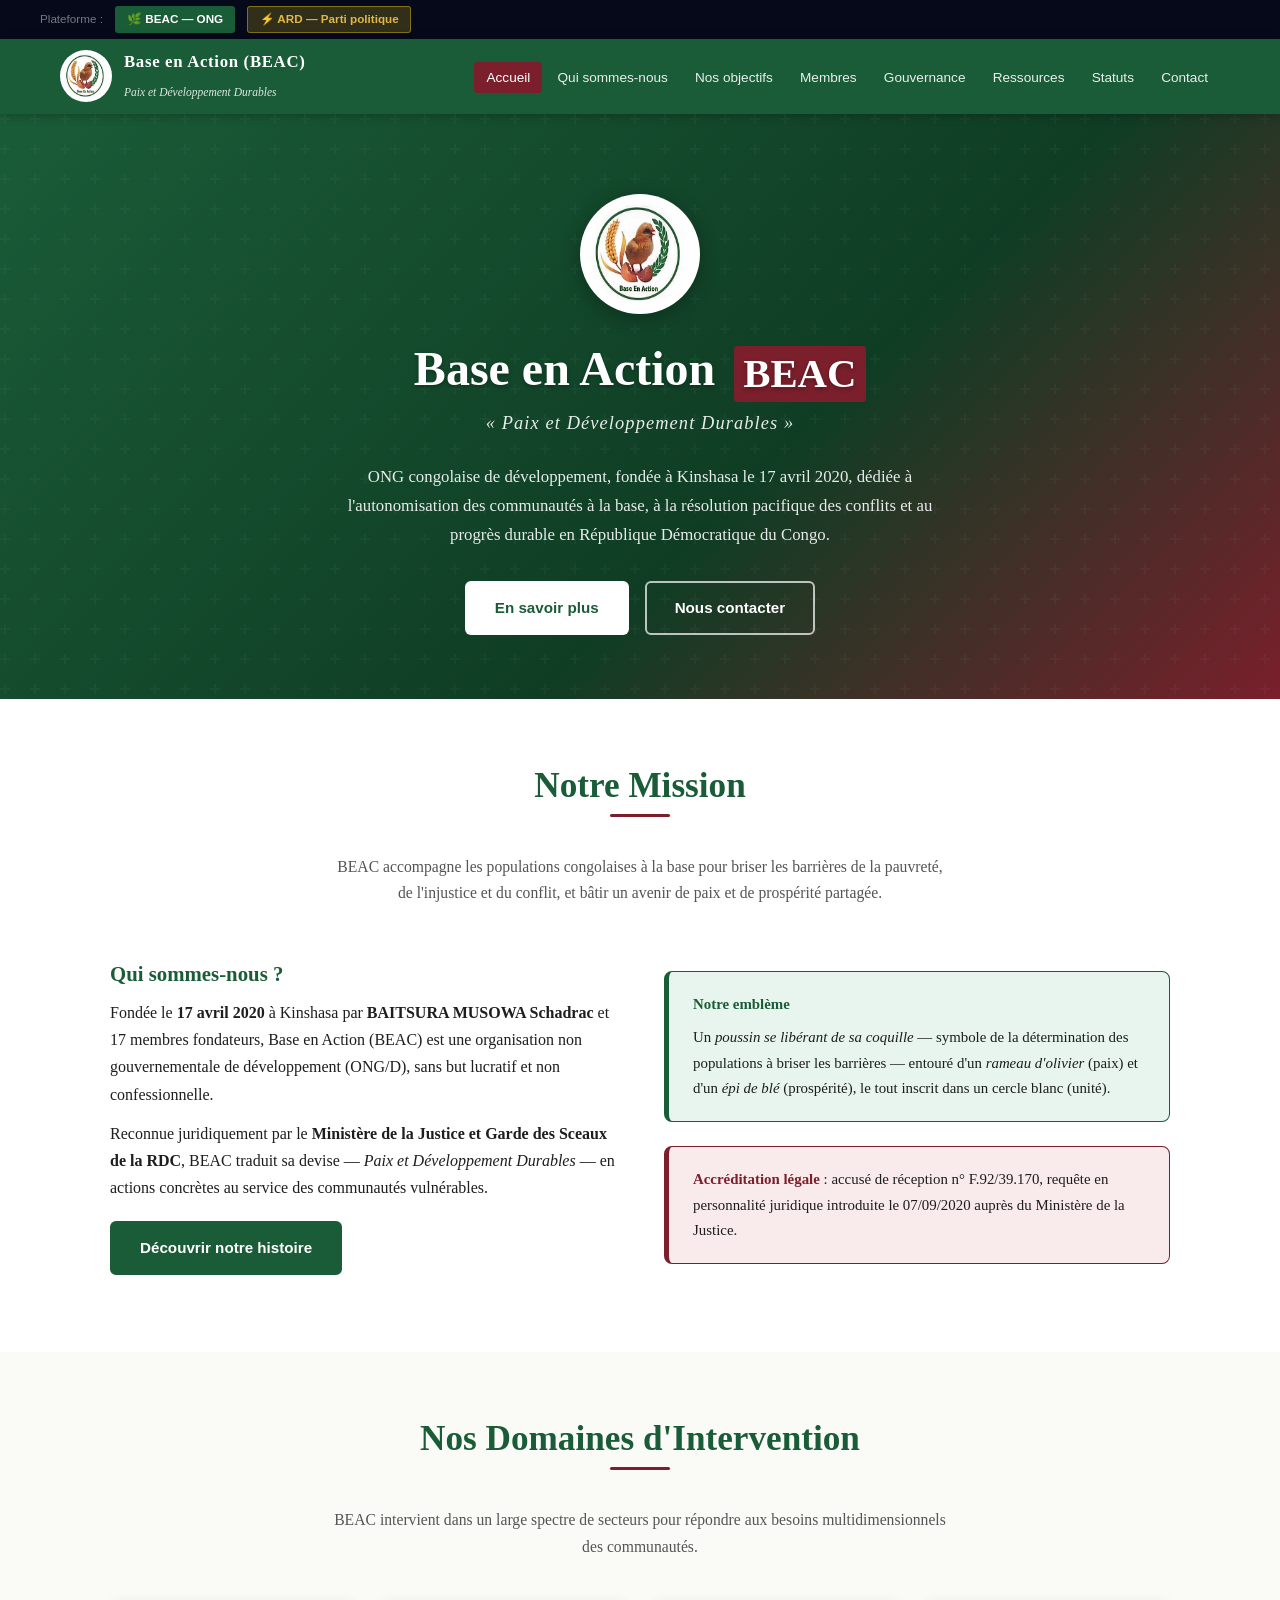
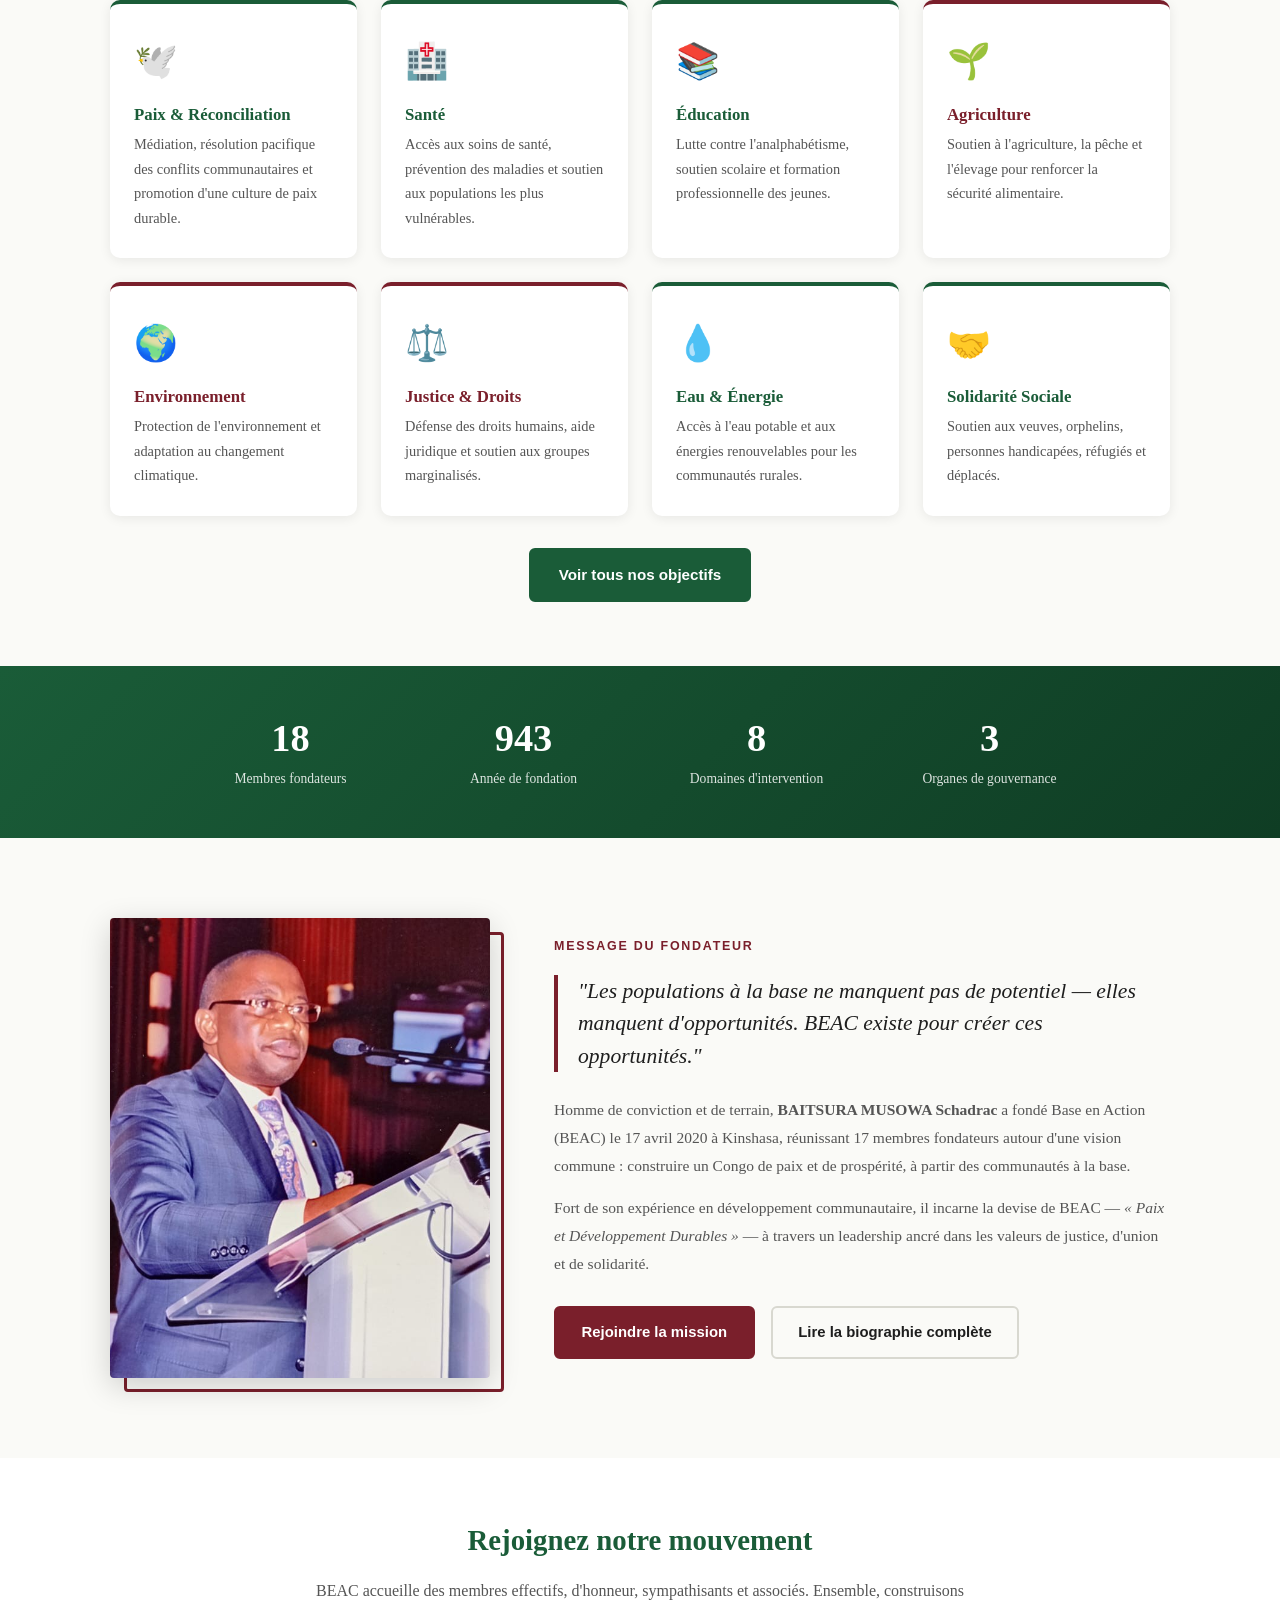
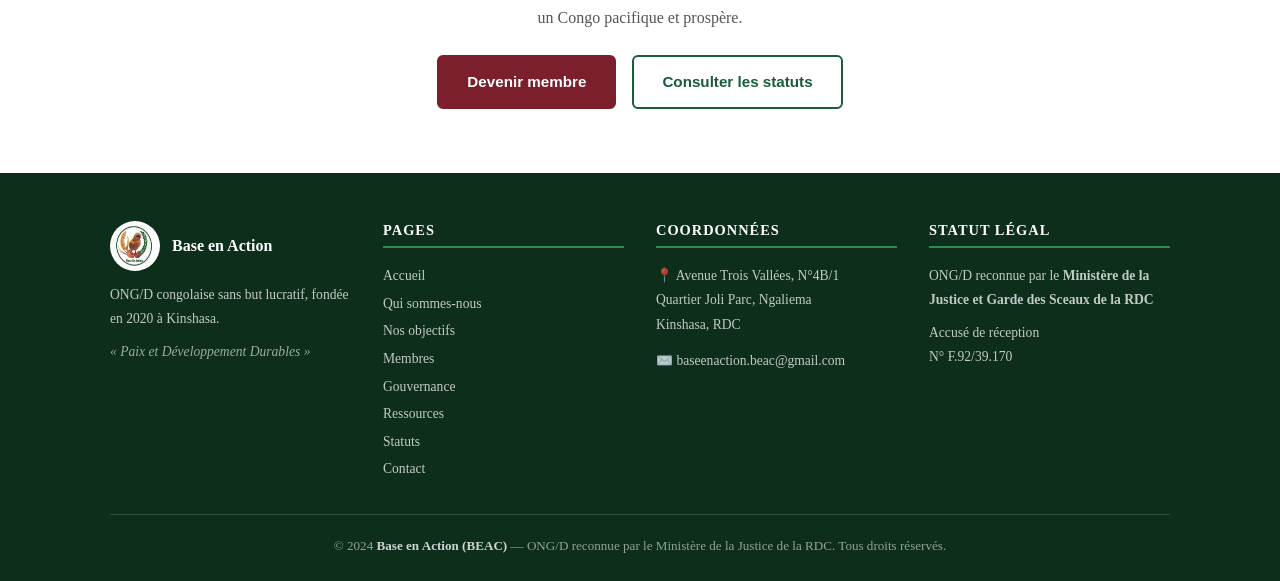
<file: index.html>
<!DOCTYPE html>
<html lang="fr">
<head>
  <meta charset="UTF-8"/>
  <meta name="viewport" content="width=device-width, initial-scale=1.0"/>
  <meta name="description" content="Base en Action (BEAC) – ONG congolaise de développement œuvrant pour la paix et le développement durables en RDC."/>
  <title>Base en Action (BEAC) – Paix et Développement Durables</title>
  <link rel="stylesheet" href="style.css"/>
  <link rel="icon" href="assets/logo.png" type="image/png"/>
</head>
<body>
<!-- SWITCHER PLATEFORME -->
<div class="plateforme-switcher">
  <div class="switcher-inner">
    <span class="switcher-label">Plateforme :</span>
    <a href="index.html" class="switcher-btn switcher-beac actif">🌿 BEAC — ONG</a>
    <a href="ard/index.html" class="switcher-btn switcher-ard">⚡ ARD — Parti politique</a>
  </div>
</div>


<!-- ── HEADER ── -->
<header>
  <div class="header-inner">
    <a href="index.html" class="logo-wrap" aria-label="Accueil BEAC">
      <img src="assets/logo.png" alt="Logo BEAC"/>
      <div class="logo-text">
        <span class="org-name">Base en Action (BEAC)</span>
        <span class="org-devise">Paix et Développement Durables</span>
      </div>
    </a>
    <button class="hamburger" aria-label="Menu" aria-expanded="false">
      <span></span><span></span><span></span>
    </button>
    <nav aria-label="Navigation principale">
      <ul>
        <li><a href="index.html">Accueil</a></li>
        <li><a href="a-propos.html">Qui sommes-nous</a></li>
        <li><a href="objectifs.html">Nos objectifs</a></li>
        <li><a href="membres.html">Membres</a></li>
        <li><a href="gouvernance.html">Gouvernance</a></li>
        <li><a href="ressources.html">Ressources</a></li>
        <li><a href="statuts.html">Statuts</a></li>
        <li><a href="contact.html">Contact</a></li>
      </ul>
    </nav>
  </div>
</header>

<!-- ── HERO ── -->
<section class="hero" aria-labelledby="hero-titre">
  <div class="hero-content">
    <img src="assets/logo.png" alt="Emblème BEAC" class="hero-logo"/>
    <h1 id="hero-titre">Base en Action <span class="sigle">BEAC</span></h1>
    <p class="devise">« Paix et Développement Durables »</p>
    <p>ONG congolaise de développement, fondée à Kinshasa le 17 avril 2020, dédiée à l'autonomisation des communautés à la base, à la résolution pacifique des conflits et au progrès durable en République Démocratique du Congo.</p>
    <div class="btn-group">
      <a href="a-propos.html" class="btn btn-primaire">En savoir plus</a>
      <a href="contact.html" class="btn btn-secondaire">Nous contacter</a>
    </div>
  </div>
</section>

<!-- ── MISSION ── -->
<section style="background: white;" aria-labelledby="mission-titre">
  <div class="container">
    <div class="section-titre">
      <h2 id="mission-titre">Notre Mission</h2>
      <p>BEAC accompagne les populations congolaises à la base pour briser les barrières de la pauvreté, de l'injustice et du conflit, et bâtir un avenir de paix et de prospérité partagée.</p>
    </div>
    <div class="section-alterne">
      <div>
        <h3 class="text-vert" style="font-size:1.3rem;margin-bottom:.75rem;">Qui sommes-nous ?</h3>
        <p>Fondée le <strong>17 avril 2020</strong> à Kinshasa par <strong>BAITSURA MUSOWA Schadrac</strong> et 17 membres fondateurs, Base en Action (BEAC) est une organisation non gouvernementale de développement (ONG/D), sans but lucratif et non confessionnelle.</p>
        <p style="margin-top:.75rem;">Reconnue juridiquement par le <strong>Ministère de la Justice et Garde des Sceaux de la RDC</strong>, BEAC traduit sa devise — <em>Paix et Développement Durables</em> — en actions concrètes au service des communautés vulnérables.</p>
        <div style="margin-top:1.25rem;">
          <a href="a-propos.html" class="btn btn-primaire" style="background:var(--vert);color:white;border-color:var(--vert);">Découvrir notre histoire</a>
        </div>
      </div>
      <div>
        <div class="encadre">
          <p><strong>Notre emblème</strong></p>
          <p style="margin-top:.5rem;">Un <em>poussin se libérant de sa coquille</em> — symbole de la détermination des populations à briser les barrières — entouré d'un <em>rameau d'olivier</em> (paix) et d'un <em>épi de blé</em> (prospérité), le tout inscrit dans un cercle blanc (unité).</p>
        </div>
        <div class="encadre bordeaux" style="margin-top:.75rem;">
          <p><strong>Accréditation légale</strong> : accusé de réception n° F.92/39.170, requête en personnalité juridique introduite le 07/09/2020 auprès du Ministère de la Justice.</p>
        </div>
      </div>
    </div>
  </div>
</section>

<!-- ── DOMAINES ── -->
<section style="background: var(--creme);" aria-labelledby="domaines-titre">
  <div class="container">
    <div class="section-titre">
      <h2 id="domaines-titre">Nos Domaines d'Intervention</h2>
      <p>BEAC intervient dans un large spectre de secteurs pour répondre aux besoins multidimensionnels des communautés.</p>
    </div>
    <div class="grille">
      <div class="carte">
        <span class="carte-icone">🕊️</span>
        <h3>Paix &amp; Réconciliation</h3>
        <p>Médiation, résolution pacifique des conflits communautaires et promotion d'une culture de paix durable.</p>
      </div>
      <div class="carte">
        <span class="carte-icone">🏥</span>
        <h3>Santé</h3>
        <p>Accès aux soins de santé, prévention des maladies et soutien aux populations les plus vulnérables.</p>
      </div>
      <div class="carte">
        <span class="carte-icone">📚</span>
        <h3>Éducation</h3>
        <p>Lutte contre l'analphabétisme, soutien scolaire et formation professionnelle des jeunes.</p>
      </div>
      <div class="carte bordeaux">
        <span class="carte-icone">🌱</span>
        <h3>Agriculture</h3>
        <p>Soutien à l'agriculture, la pêche et l'élevage pour renforcer la sécurité alimentaire.</p>
      </div>
      <div class="carte bordeaux">
        <span class="carte-icone">🌍</span>
        <h3>Environnement</h3>
        <p>Protection de l'environnement et adaptation au changement climatique.</p>
      </div>
      <div class="carte bordeaux">
        <span class="carte-icone">⚖️</span>
        <h3>Justice &amp; Droits</h3>
        <p>Défense des droits humains, aide juridique et soutien aux groupes marginalisés.</p>
      </div>
      <div class="carte">
        <span class="carte-icone">💧</span>
        <h3>Eau &amp; Énergie</h3>
        <p>Accès à l'eau potable et aux énergies renouvelables pour les communautés rurales.</p>
      </div>
      <div class="carte">
        <span class="carte-icone">🤝</span>
        <h3>Solidarité Sociale</h3>
        <p>Soutien aux veuves, orphelins, personnes handicapées, réfugiés et déplacés.</p>
      </div>
    </div>
    <div class="text-center mt-2">
      <a href="objectifs.html" class="btn btn-primaire" style="background:var(--vert);color:white;border-color:var(--vert);">Voir tous nos objectifs</a>
    </div>
  </div>
</section>

<!-- ── STATS ── -->
<div class="bandeau-stats">
  <div class="container">
    <div class="stats-grille">
      <div class="stat-item">
        <h3 data-count="18" data-suffix="">18</h3>
        <p>Membres fondateurs</p>
      </div>
      <div class="stat-item">
        <h3 data-count="2020" data-suffix="">2020</h3>
        <p>Année de fondation</p>
      </div>
      <div class="stat-item">
        <h3 data-count="8" data-suffix="">8</h3>
        <p>Domaines d'intervention</p>
      </div>
      <div class="stat-item">
        <h3 data-count="3" data-suffix="">3</h3>
        <p>Organes de gouvernance</p>
      </div>
    </div>
  </div>
</div>

<!-- ── FONDATEUR ── -->
<section class="section-fondateur">
  <div class="container">
    <div class="fondateur-bloc">
      <div class="fondateur-photo-wrap">
        <img src="assets/fondateur.jpg" alt="BAITSURA MUSOWA Schadrac – Président fondateur de BEAC" class="fondateur-photo"/>
      </div>
      <div class="fondateur-texte">
        <p class="fondateur-label">MESSAGE DU FONDATEUR</p>
        <blockquote class="fondateur-citation">
          "Les populations à la base ne manquent pas de potentiel — elles manquent d'opportunités. BEAC existe pour créer ces opportunités."
        </blockquote>
        <p>Homme de conviction et de terrain, <strong>BAITSURA MUSOWA Schadrac</strong> a fondé Base en Action (BEAC) le 17 avril 2020 à Kinshasa, réunissant 17 membres fondateurs autour d'une vision commune : construire un Congo de paix et de prospérité, à partir des communautés à la base.</p>
        <p>Fort de son expérience en développement communautaire, il incarne la devise de BEAC — <em>« Paix et Développement Durables »</em> — à travers un leadership ancré dans les valeurs de justice, d'union et de solidarité.</p>
        <div class="fondateur-btns">
          <a href="contact.html" class="btn btn-fondateur-plein">Rejoindre la mission</a>
          <a href="a-propos.html#fondateur" class="btn btn-fondateur-vide">Lire la biographie complète</a>
        </div>
      </div>
    </div>
  </div>
</section>

<!-- ── APPEL À L'ACTION ── -->
<section style="background:white;text-align:center;" aria-labelledby="cta-titre">
  <div class="container" style="max-width:700px;">
    <h2 id="cta-titre" class="text-vert" style="font-size:1.8rem;">Rejoignez notre mouvement</h2>
    <p style="margin: .75rem auto 1.5rem;color:var(--texte-doux);">BEAC accueille des membres effectifs, d'honneur, sympathisants et associés. Ensemble, construisons un Congo pacifique et prospère.</p>
    <div class="btn-group">
      <a href="membres.html" class="btn btn-primaire" style="background:var(--bordeaux);color:white;border-color:var(--bordeaux);">Devenir membre</a>
      <a href="statuts.html" class="btn btn-secondaire" style="color:var(--vert);border-color:var(--vert);">Consulter les statuts</a>
    </div>
  </div>
</section>

<!-- ── FOOTER ── -->
<footer>
  <div class="container">
    <div class="footer-grille">
      <div class="footer-col">
        <div class="footer-logo-wrap">
          <img src="assets/logo.png" alt="BEAC"/>
          <span class="name">Base en Action</span>
        </div>
        <p>ONG/D congolaise sans but lucratif, fondée en 2020 à Kinshasa.</p>
        <p style="margin-top:.5rem;font-style:italic;color:rgba(255,255,255,.6);">« Paix et Développement Durables »</p>
      </div>
      <div class="footer-col">
        <h4>Pages</h4>
        <ul>
          <li><a href="index.html">Accueil</a></li>
          <li><a href="a-propos.html">Qui sommes-nous</a></li>
          <li><a href="objectifs.html">Nos objectifs</a></li>
          <li><a href="membres.html">Membres</a></li>
          <li><a href="gouvernance.html">Gouvernance</a></li>
          <li><a href="ressources.html">Ressources</a></li>
          <li><a href="statuts.html">Statuts</a></li>
          <li><a href="contact.html">Contact</a></li>
        </ul>
      </div>
      <div class="footer-col">
        <h4>Coordonnées</h4>
        <p>📍 Avenue Trois Vallées, N°4B/1<br/>Quartier Joli Parc, Ngaliema<br/>Kinshasa, RDC</p>
        <p style="margin-top:.75rem;">✉️ baseenaction.beac@gmail.com</p>
      </div>
      <div class="footer-col">
        <h4>Statut légal</h4>
        <p>ONG/D reconnue par le <strong>Ministère de la Justice et Garde des Sceaux de la RDC</strong></p>
        <p style="margin-top:.5rem;">Accusé de réception<br/>N° F.92/39.170</p>
      </div>
    </div>
    <div class="footer-bas">
      <p>&copy; 2024 <strong>Base en Action (BEAC)</strong> — ONG/D reconnue par le Ministère de la Justice de la RDC. Tous droits réservés.</p>
    </div>
  </div>
</footer>

<button id="scrollTop" aria-label="Retour en haut">&#8679;</button>
<script src="script.js"></script>
</body>
</html>
</file>
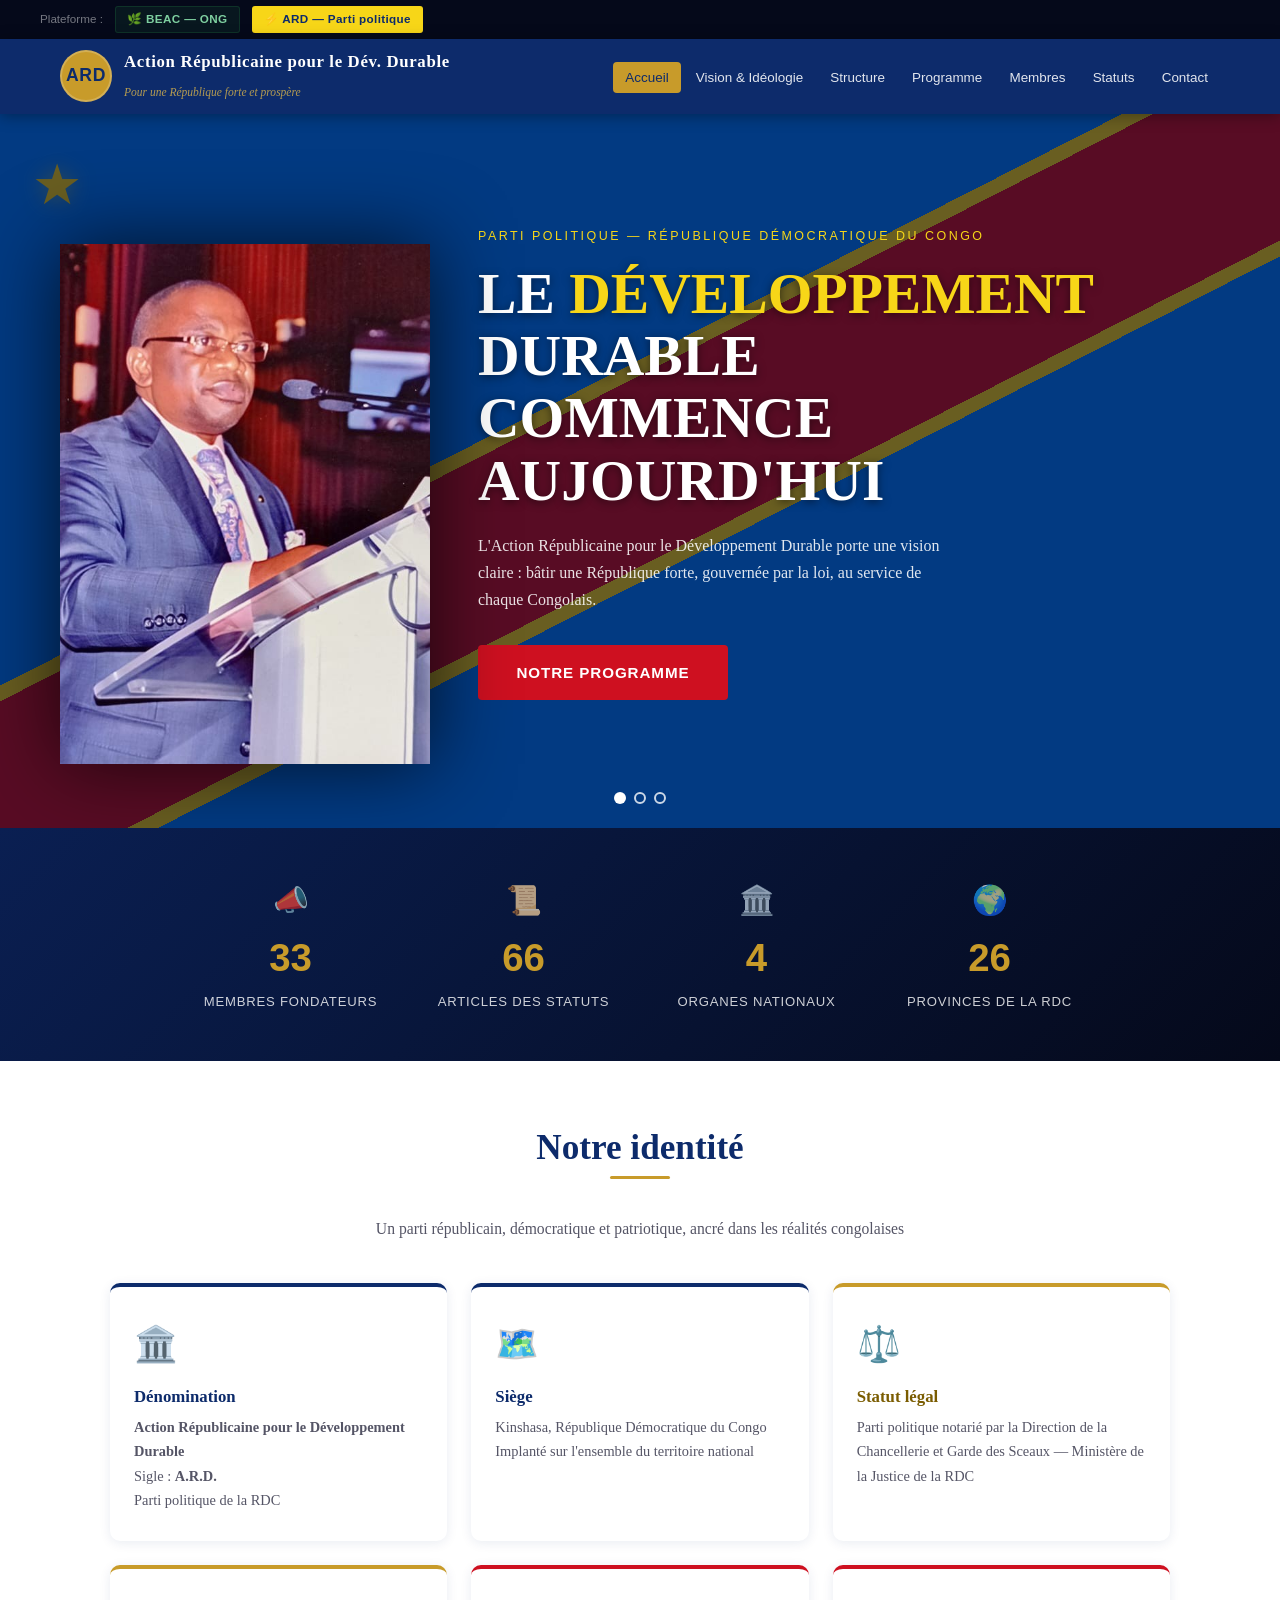
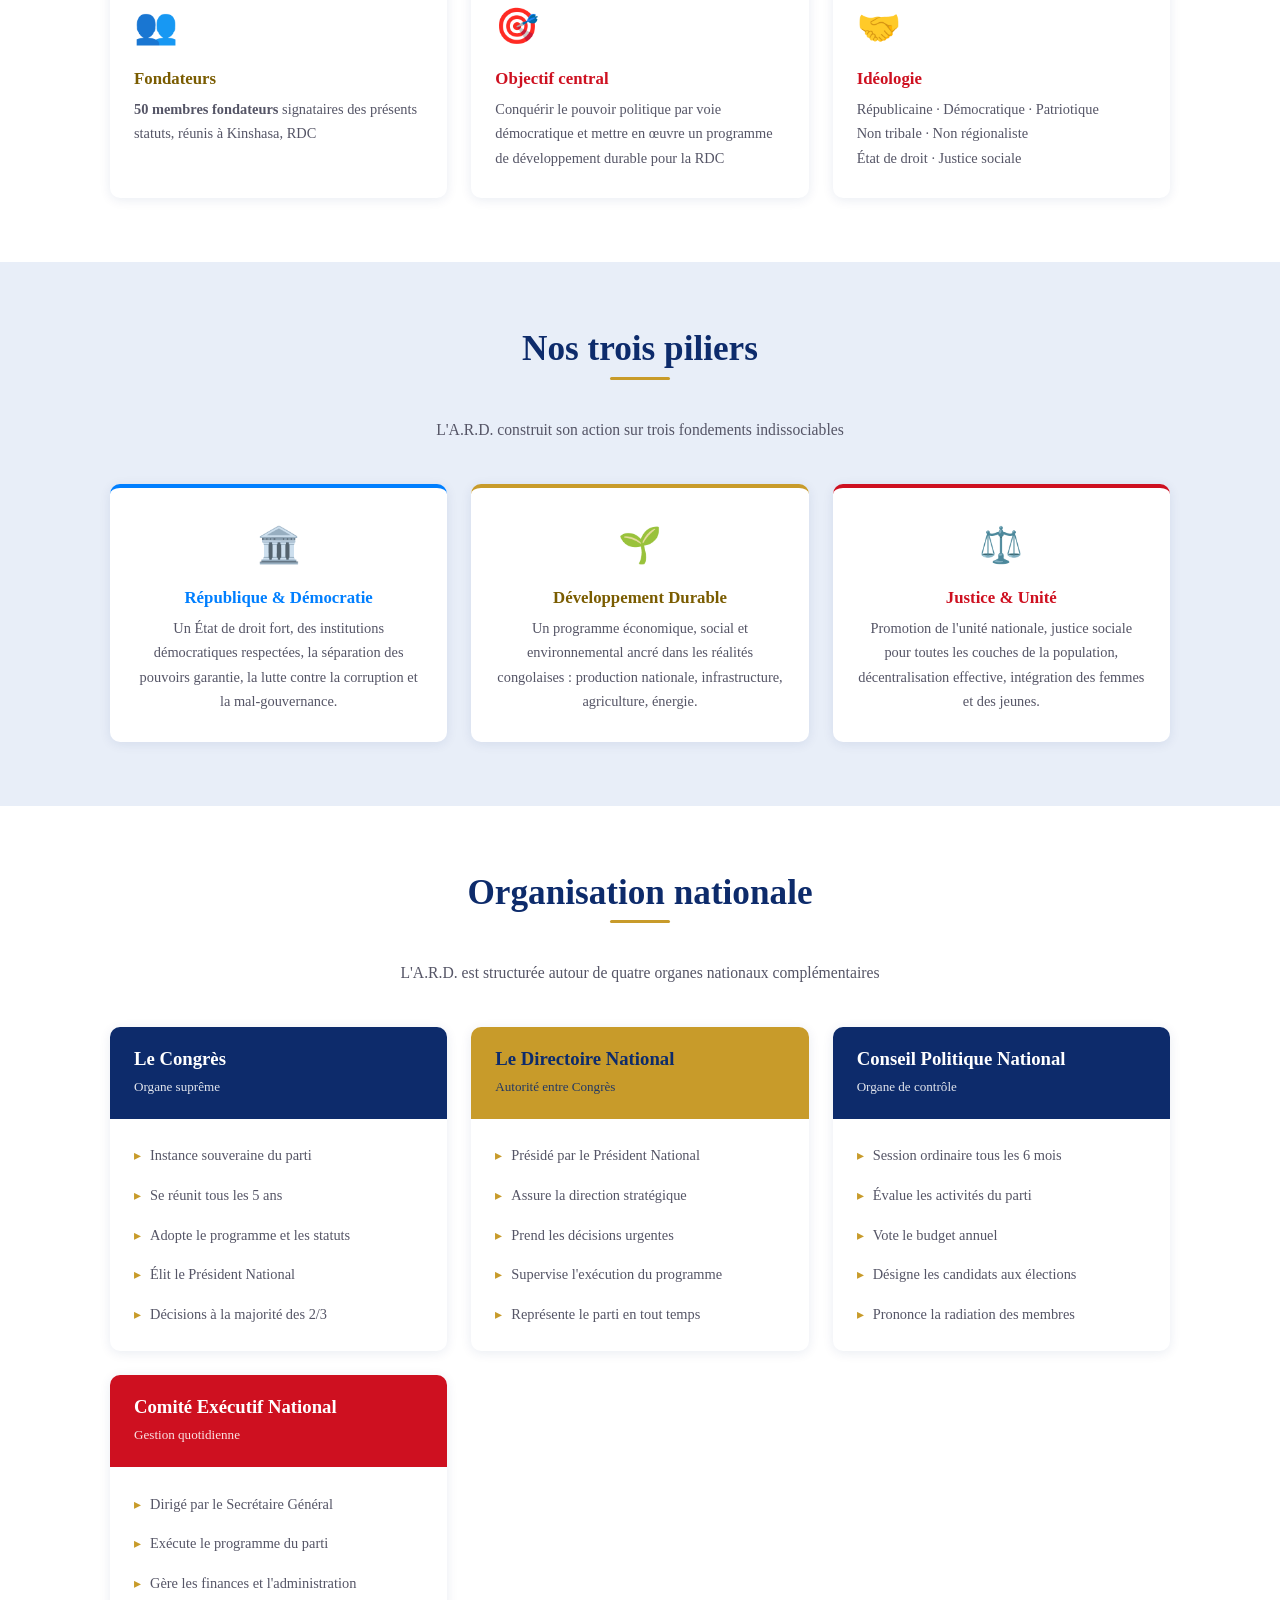
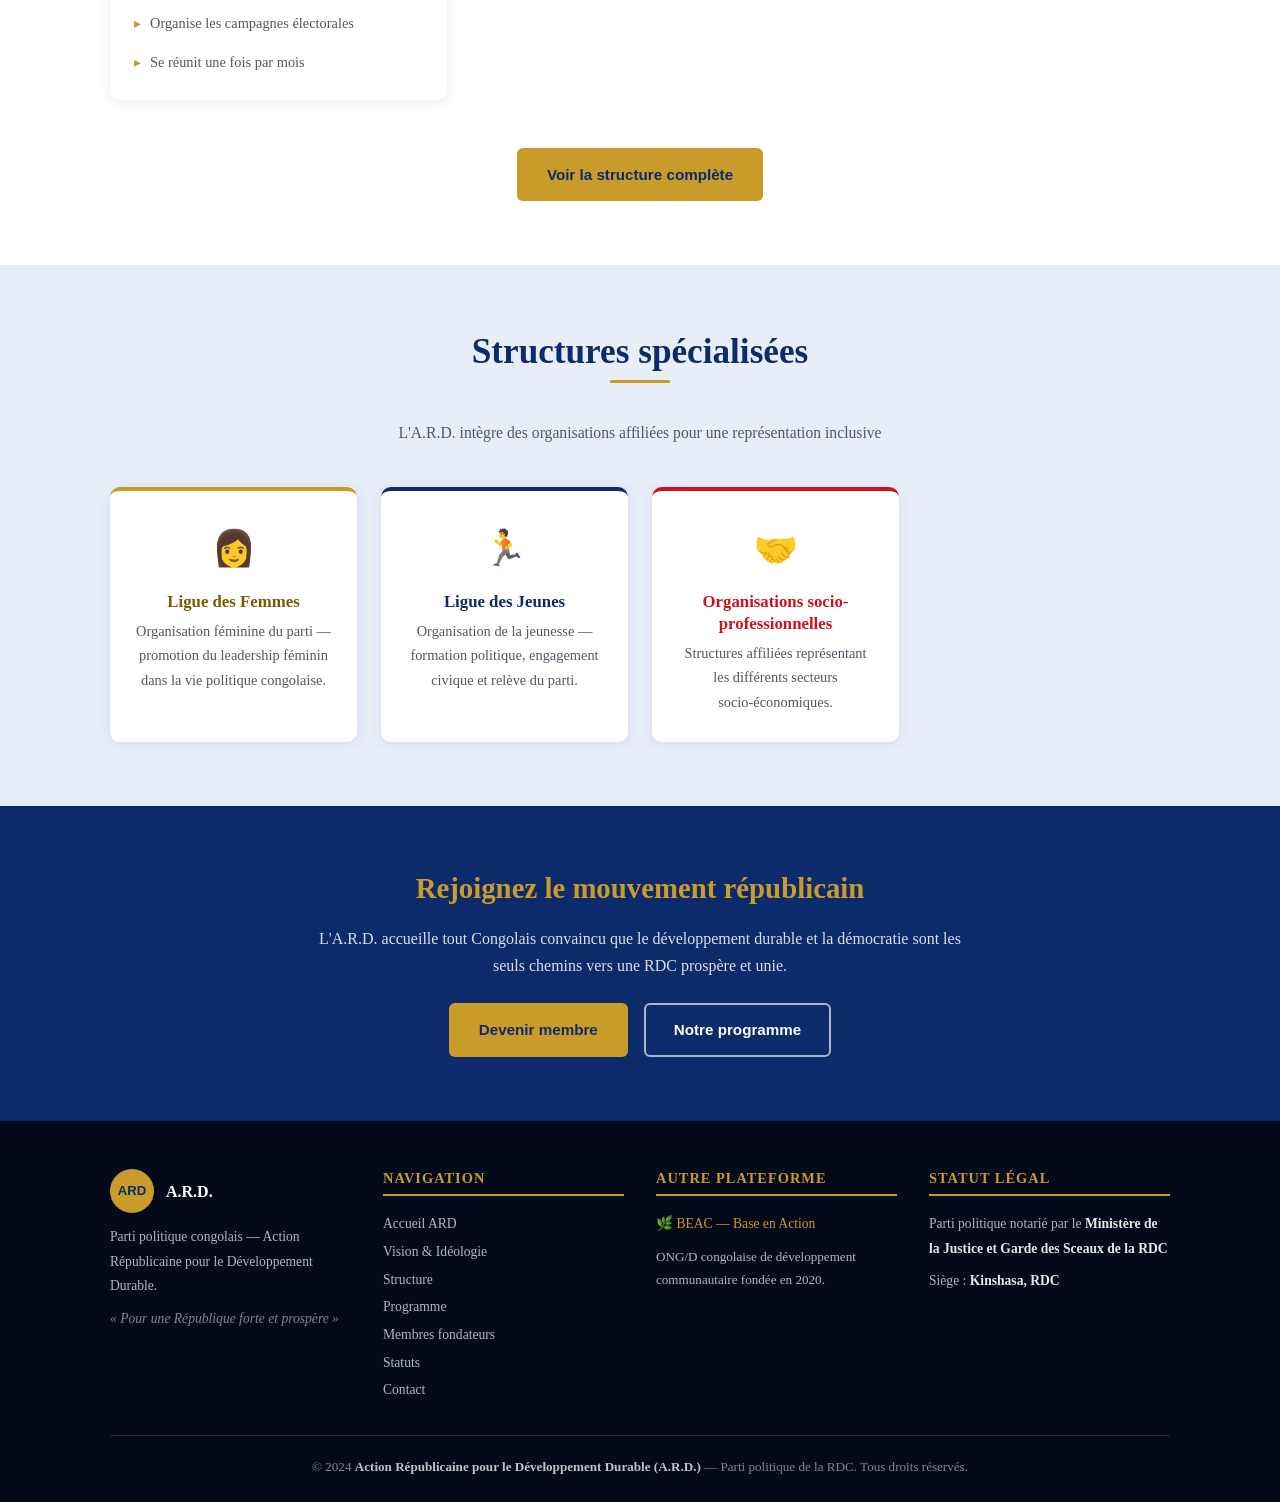
<file: ard/index.html>
<!DOCTYPE html>
<html lang="fr">
<head>
  <meta charset="UTF-8"/>
  <meta name="viewport" content="width=device-width, initial-scale=1.0"/>
  <meta name="description" content="Action Républicaine pour le Développement Durable (A.R.D.) – Parti politique congolais pour une République forte et un développement durable en RDC."/>
  <title>A.R.D. – Action Républicaine pour le Développement Durable</title>
  <link rel="stylesheet" href="../ard-style.css"/>
  <link rel="icon" href="../assets/logo.png" type="image/png"/>
</head>
<body>

<!-- SWITCHER PLATEFORME -->
<div class="plateforme-switcher">
  <div class="switcher-inner">
    <span class="switcher-label">Plateforme :</span>
    <a href="../index.html" class="switcher-btn switcher-beac">🌿 BEAC — ONG</a>
    <a href="index.html" class="switcher-btn switcher-ard actif">⚡ ARD — Parti politique</a>
  </div>
</div>

<!-- HEADER -->
<header>
  <div class="header-inner">
    <a href="index.html" class="logo-wrap" aria-label="Accueil ARD">
      <div class="ard-logo-emblem">ARD</div>
      <div class="logo-text">
        <span class="org-name">Action Républicaine pour le Dév. Durable</span>
        <span class="org-devise">Pour une République forte et prospère</span>
      </div>
    </a>
    <button class="hamburger" aria-label="Menu" aria-expanded="false">
      <span></span><span></span><span></span>
    </button>
    <nav aria-label="Navigation principale">
      <ul>
        <li><a href="index.html" class="actif">Accueil</a></li>
        <li><a href="vision.html">Vision &amp; Idéologie</a></li>
        <li><a href="structure.html">Structure</a></li>
        <li><a href="programme.html">Programme</a></li>
        <li><a href="membres.html">Membres</a></li>
        <li><a href="statuts.html">Statuts</a></li>
        <li><a href="contact.html">Contact</a></li>
      </ul>
    </nav>
  </div>
</header>

<!-- HERO POLITIQUE -->
<section class="hero-politique" aria-labelledby="hero-titre">
  <!-- Drapeau RDC -->
  <div class="drapeau-bg"></div>
  <!-- Overlay -->
  <div class="hero-overlay"></div>

  <div class="hero-politique-inner">
    <!-- Photo du Président -->
    <div class="hero-president-col">
      <img src="../assets/fondateur.jpg"
           alt="Président National de l'A.R.D."
           class="hero-president-img"/>
    </div>

    <!-- Texte héro -->
    <div class="hero-texte-col">
      <span class="hero-parti-label">Parti Politique — République Démocratique du Congo</span>
      <h1 id="hero-titre">LE <em>DÉVELOPPEMENT</em><br>DURABLE<br>COMMENCE AUJOURD'HUI</h1>
      <p class="hero-desc">L'Action Républicaine pour le Développement Durable porte une vision claire : bâtir une République forte, gouvernée par la loi, au service de chaque Congolais.</p>
      <a href="programme.html" class="btn-hero-cta">NOTRE PROGRAMME</a>
    </div>
  </div>

  <!-- Dots décoratifs -->
  <div class="hero-dots">
    <span class="dot active"></span>
    <span class="dot"></span>
    <span class="dot"></span>
  </div>
</section>

<!-- BANDEAU STATS -->
<div class="bandeau-stats">
  <div class="container">
    <div class="stats-grille">
      <div class="stat-item">
        <div class="stat-icone">📣</div>
        <h3 data-count="50" data-suffix="">50</h3>
        <p>Membres fondateurs</p>
      </div>
      <div class="stat-item">
        <div class="stat-icone">📜</div>
        <h3 data-count="85" data-suffix="">85</h3>
        <p>Articles des statuts</p>
      </div>
      <div class="stat-item">
        <div class="stat-icone">🏛️</div>
        <h3 data-count="4" data-suffix="">4</h3>
        <p>Organes nationaux</p>
      </div>
      <div class="stat-item">
        <div class="stat-icone">🌍</div>
        <h3 data-count="26" data-suffix="">26</h3>
        <p>Provinces de la RDC</p>
      </div>
    </div>
  </div>
</div>

<!-- IDENTITÉ DU PARTI -->
<section style="background:white;" aria-labelledby="identite-titre">
  <div class="container">
    <div class="section-titre">
      <h2 id="identite-titre">Notre identité</h2>
      <p>Un parti républicain, démocratique et patriotique, ancré dans les réalités congolaises</p>
    </div>
    <div class="grille" style="grid-template-columns:repeat(auto-fill,minmax(280px,1fr));">
      <div class="carte">
        <span class="carte-icone">🏛️</span>
        <h3>Dénomination</h3>
        <p><strong>Action Républicaine pour le Développement Durable</strong><br/>Sigle : <strong>A.R.D.</strong><br/>Parti politique de la RDC</p>
      </div>
      <div class="carte">
        <span class="carte-icone">🗺️</span>
        <h3>Siège</h3>
        <p>Kinshasa, République Démocratique du Congo<br/>Implanté sur l'ensemble du territoire national</p>
      </div>
      <div class="carte or">
        <span class="carte-icone">⚖️</span>
        <h3>Statut légal</h3>
        <p>Parti politique notarié par la Direction de la Chancellerie et Garde des Sceaux — Ministère de la Justice de la RDC</p>
      </div>
      <div class="carte or">
        <span class="carte-icone">👥</span>
        <h3>Fondateurs</h3>
        <p><strong>50 membres fondateurs</strong> signataires des présents statuts, réunis à Kinshasa, RDC</p>
      </div>
      <div class="carte rouge">
        <span class="carte-icone">🎯</span>
        <h3>Objectif central</h3>
        <p>Conquérir le pouvoir politique par voie démocratique et mettre en œuvre un programme de développement durable pour la RDC</p>
      </div>
      <div class="carte rouge">
        <span class="carte-icone">🤝</span>
        <h3>Idéologie</h3>
        <p>Républicaine · Démocratique · Patriotique<br/>Non tribale · Non régionaliste<br/>État de droit · Justice sociale</p>
      </div>
    </div>
  </div>
</section>

<!-- 3 PILIERS -->
<section style="background:var(--ard-bleu-pale);" aria-labelledby="piliers-titre">
  <div class="container">
    <div class="section-titre">
      <h2 id="piliers-titre">Nos trois piliers</h2>
      <p>L'A.R.D. construit son action sur trois fondements indissociables</p>
    </div>
    <div class="grille" style="grid-template-columns:repeat(3,1fr);">
      <div class="carte" style="border-top-color:var(--drc-bleu);text-align:center;">
        <span class="carte-icone">🏛️</span>
        <h3 style="color:var(--drc-bleu);">République &amp; Démocratie</h3>
        <p>Un État de droit fort, des institutions démocratiques respectées, la séparation des pouvoirs garantie, la lutte contre la corruption et la mal-gouvernance.</p>
      </div>
      <div class="carte" style="border-top-color:var(--ard-or);text-align:center;">
        <span class="carte-icone">🌱</span>
        <h3 style="color:#7a5c00;">Développement Durable</h3>
        <p>Un programme économique, social et environnemental ancré dans les réalités congolaises : production nationale, infrastructure, agriculture, énergie.</p>
      </div>
      <div class="carte" style="border-top-color:var(--ard-rouge);text-align:center;">
        <span class="carte-icone">⚖️</span>
        <h3 style="color:var(--ard-rouge);">Justice &amp; Unité</h3>
        <p>Promotion de l'unité nationale, justice sociale pour toutes les couches de la population, décentralisation effective, intégration des femmes et des jeunes.</p>
      </div>
    </div>
  </div>
</section>

<!-- ORGANES NATIONAUX (aperçu) -->
<section style="background:white;" aria-labelledby="organes-titre">
  <div class="container">
    <div class="section-titre">
      <h2 id="organes-titre">Organisation nationale</h2>
      <p>L'A.R.D. est structurée autour de quatre organes nationaux complémentaires</p>
    </div>
    <div class="organes-grille">
      <div class="organe-carte">
        <div class="organe-en-tete">
          <h3>Le Congrès</h3>
          <p>Organe suprême</p>
        </div>
        <div class="organe-corps">
          <ul>
            <li>Instance souveraine du parti</li>
            <li>Se réunit tous les 5 ans</li>
            <li>Adopte le programme et les statuts</li>
            <li>Élit le Président National</li>
            <li>Décisions à la majorité des 2/3</li>
          </ul>
        </div>
      </div>
      <div class="organe-carte">
        <div class="organe-en-tete or">
          <h3>Le Directoire National</h3>
          <p>Autorité entre Congrès</p>
        </div>
        <div class="organe-corps">
          <ul>
            <li>Présidé par le Président National</li>
            <li>Assure la direction stratégique</li>
            <li>Prend les décisions urgentes</li>
            <li>Supervise l'exécution du programme</li>
            <li>Représente le parti en tout temps</li>
          </ul>
        </div>
      </div>
      <div class="organe-carte">
        <div class="organe-en-tete">
          <h3>Conseil Politique National</h3>
          <p>Organe de contrôle</p>
        </div>
        <div class="organe-corps">
          <ul>
            <li>Session ordinaire tous les 6 mois</li>
            <li>Évalue les activités du parti</li>
            <li>Vote le budget annuel</li>
            <li>Désigne les candidats aux élections</li>
            <li>Prononce la radiation des membres</li>
          </ul>
        </div>
      </div>
      <div class="organe-carte">
        <div class="organe-en-tete rouge">
          <h3>Comité Exécutif National</h3>
          <p>Gestion quotidienne</p>
        </div>
        <div class="organe-corps">
          <ul>
            <li>Dirigé par le Secrétaire Général</li>
            <li>Exécute le programme du parti</li>
            <li>Gère les finances et l'administration</li>
            <li>Organise les campagnes électorales</li>
            <li>Se réunit une fois par mois</li>
          </ul>
        </div>
      </div>
    </div>
    <div class="text-center">
      <a href="structure.html" class="btn btn-primaire">Voir la structure complète</a>
    </div>
  </div>
</section>

<!-- STRUCTURES SPÉCIALISÉES -->
<section style="background:var(--ard-bleu-pale);" aria-labelledby="structures-titre">
  <div class="container">
    <div class="section-titre">
      <h2 id="structures-titre">Structures spécialisées</h2>
      <p>L'A.R.D. intègre des organisations affiliées pour une représentation inclusive</p>
    </div>
    <div class="grille" style="grid-template-columns:repeat(auto-fill,minmax(220px,1fr));">
      <div class="carte or" style="text-align:center;">
        <span class="carte-icone">👩</span>
        <h3>Ligue des Femmes</h3>
        <p>Organisation féminine du parti — promotion du leadership féminin dans la vie politique congolaise.</p>
      </div>
      <div class="carte" style="text-align:center;">
        <span class="carte-icone">🏃</span>
        <h3>Ligue des Jeunes</h3>
        <p>Organisation de la jeunesse — formation politique, engagement civique et relève du parti.</p>
      </div>
      <div class="carte rouge" style="text-align:center;">
        <span class="carte-icone">🤝</span>
        <h3>Organisations socio-professionnelles</h3>
        <p>Structures affiliées représentant les différents secteurs socio-économiques.</p>
      </div>
    </div>
  </div>
</section>

<!-- APPEL À L'ACTION -->
<section style="background:var(--ard-bleu);text-align:center;" aria-labelledby="cta-titre">
  <div class="container" style="max-width:700px;">
    <h2 id="cta-titre" style="color:var(--ard-or);font-size:1.8rem;">Rejoignez le mouvement républicain</h2>
    <p style="color:rgba(255,255,255,.85);margin:.75rem auto 1.5rem;">L'A.R.D. accueille tout Congolais convaincu que le développement durable et la démocratie sont les seuls chemins vers une RDC prospère et unie.</p>
    <div class="btn-group">
      <a href="membres.html" class="btn btn-primaire">Devenir membre</a>
      <a href="programme.html" class="btn btn-secondaire">Notre programme</a>
    </div>
  </div>
</section>

<!-- FOOTER -->
<footer>
  <div class="container">
    <div class="footer-grille">
      <div class="footer-col">
        <div class="footer-logo-ard">
          <div class="ard-emblem-sm">ARD</div>
          <span class="name">A.R.D.</span>
        </div>
        <p>Parti politique congolais — Action Républicaine pour le Développement Durable.</p>
        <p style="margin-top:.5rem;font-style:italic;color:rgba(255,255,255,.5);">« Pour une République forte et prospère »</p>
      </div>
      <div class="footer-col">
        <h4>Navigation</h4>
        <ul>
          <li><a href="index.html">Accueil ARD</a></li>
          <li><a href="vision.html">Vision &amp; Idéologie</a></li>
          <li><a href="structure.html">Structure</a></li>
          <li><a href="programme.html">Programme</a></li>
          <li><a href="membres.html">Membres fondateurs</a></li>
          <li><a href="statuts.html">Statuts</a></li>
          <li><a href="contact.html">Contact</a></li>
        </ul>
      </div>
      <div class="footer-col">
        <h4>Autre plateforme</h4>
        <p><a href="../index.html" style="color:var(--ard-or);">🌿 BEAC — Base en Action</a></p>
        <p style="margin-top:.5rem;font-size:.82rem;">ONG/D congolaise de développement communautaire fondée en 2020.</p>
      </div>
      <div class="footer-col">
        <h4>Statut légal</h4>
        <p>Parti politique notarié par le <strong style="color:rgba(255,255,255,.9);">Ministère de la Justice et Garde des Sceaux de la RDC</strong></p>
        <p style="margin-top:.5rem;">Siège : <strong style="color:rgba(255,255,255,.9);">Kinshasa, RDC</strong></p>
      </div>
    </div>
    <div class="footer-bas">
      <p>&copy; 2024 <strong>Action Républicaine pour le Développement Durable (A.R.D.)</strong> — Parti politique de la RDC. Tous droits réservés.</p>
    </div>
  </div>
</footer>

<button id="scrollTop" aria-label="Retour en haut">&#8679;</button>
<script src="../script.js"></script>
</body>
</html>
</file>
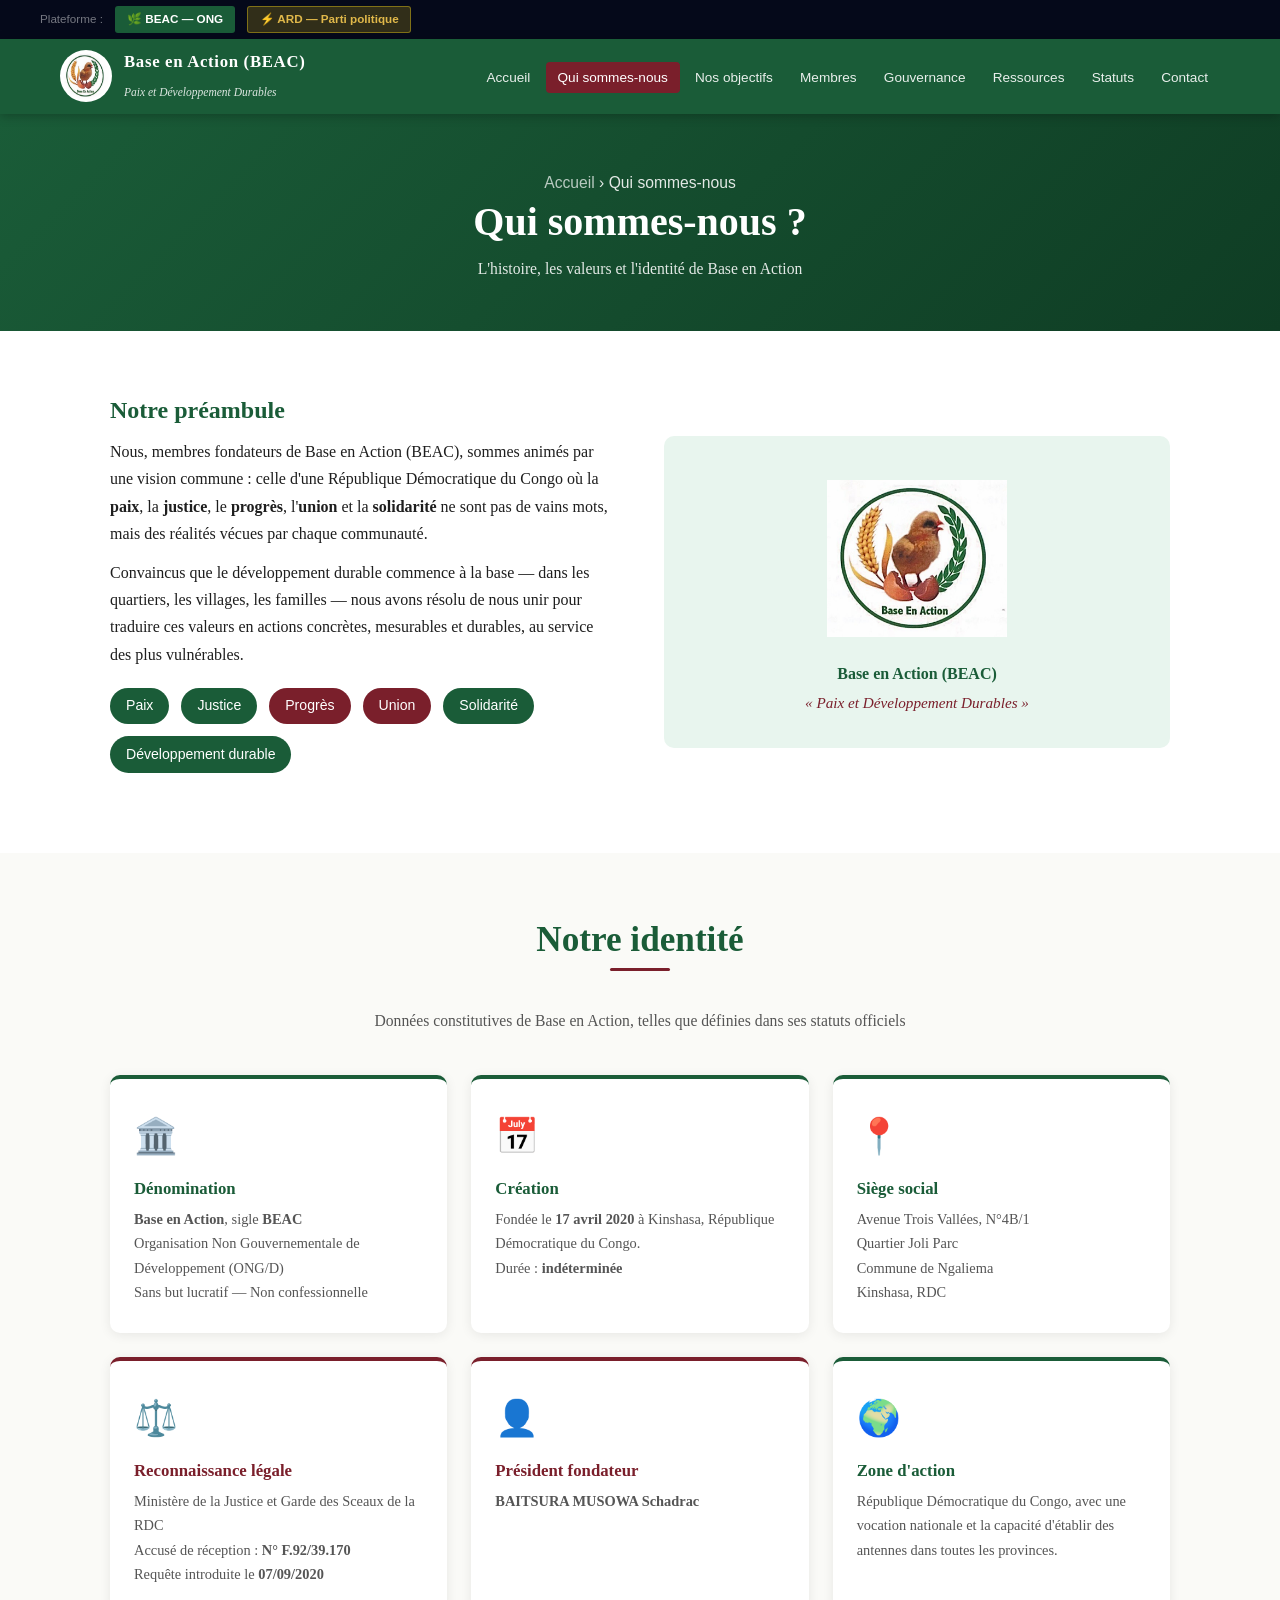
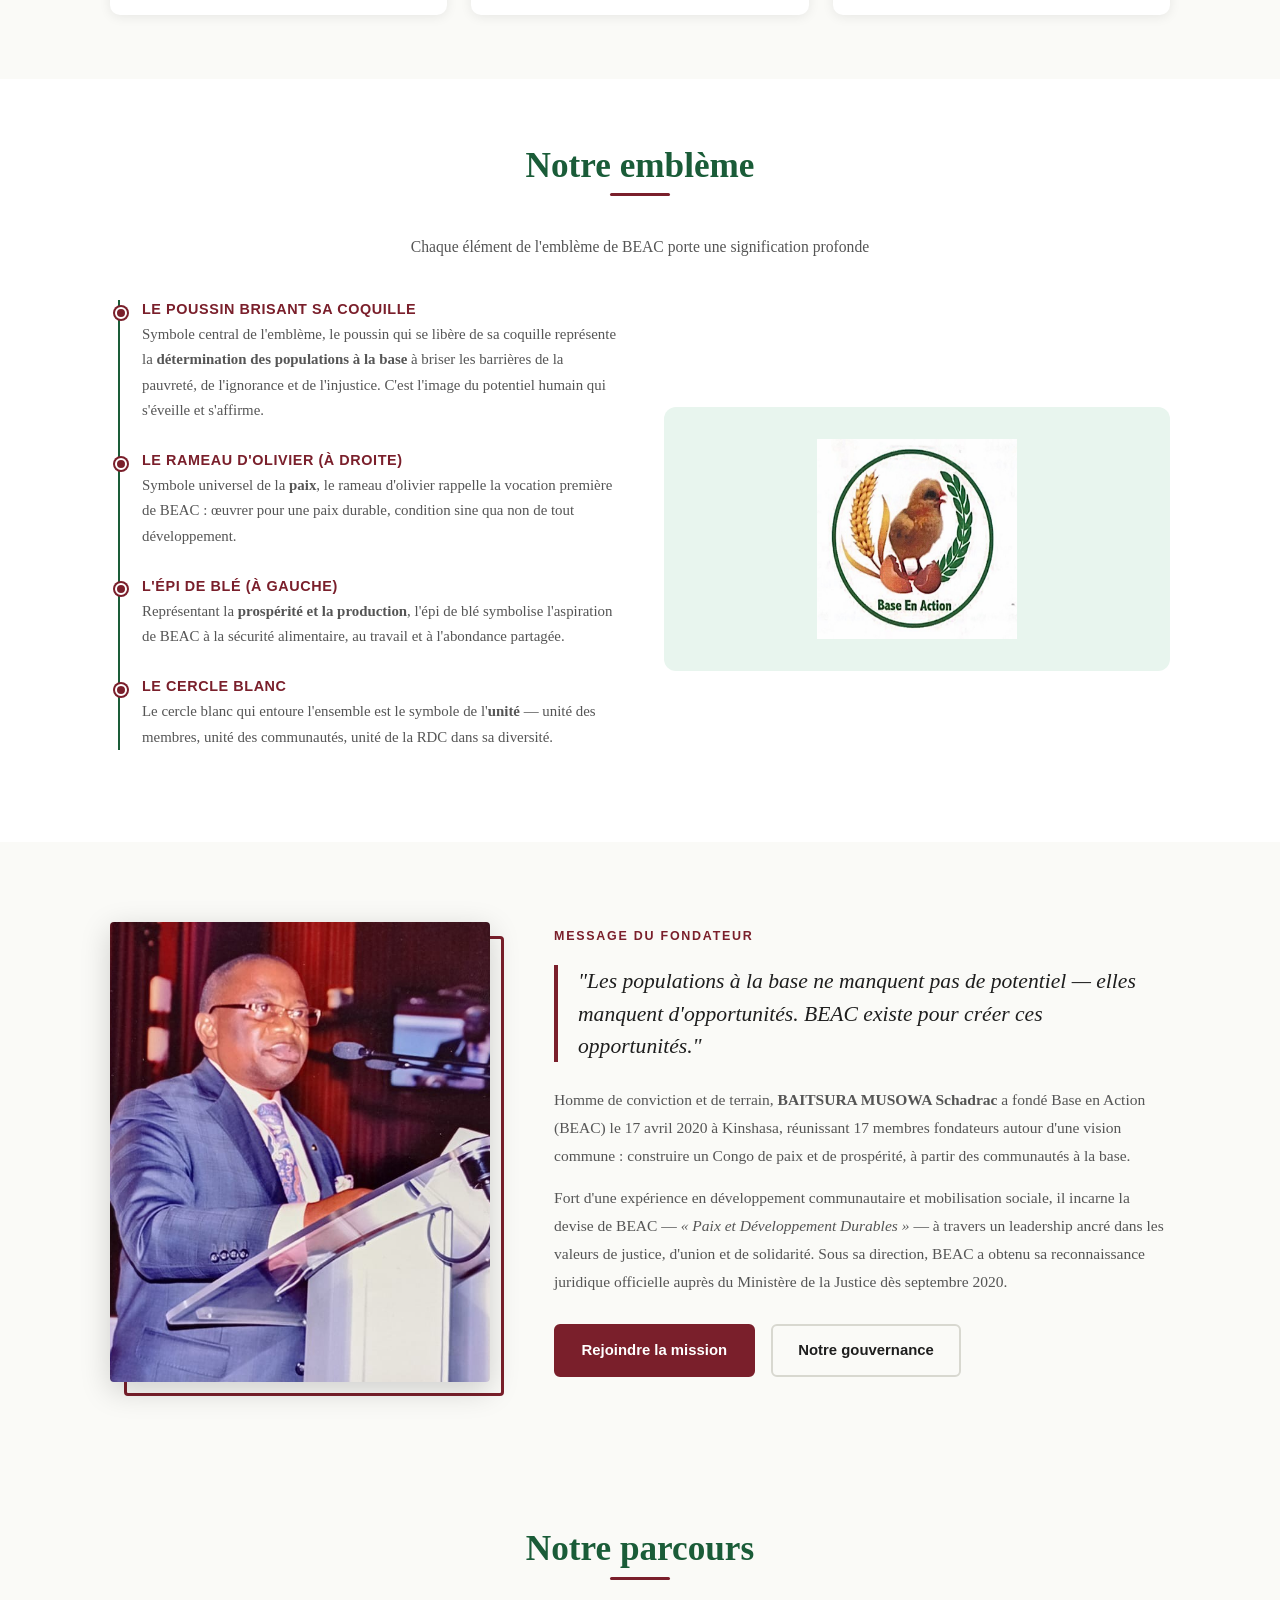
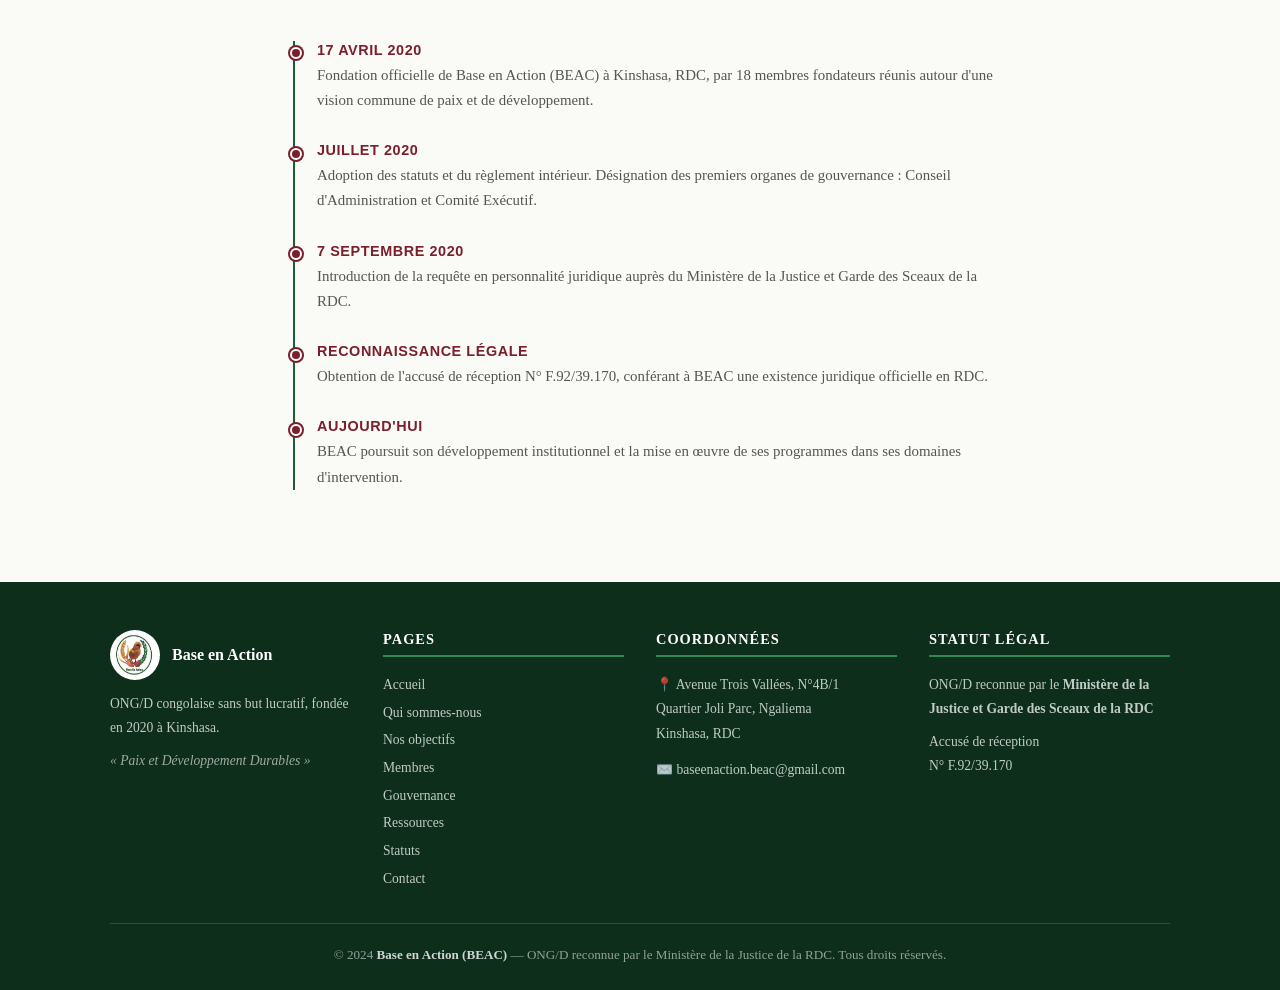
<file: a-propos.html>
<!DOCTYPE html>
<html lang="fr">
<head>
  <meta charset="UTF-8"/>
  <meta name="viewport" content="width=device-width, initial-scale=1.0"/>
  <meta name="description" content="Découvrez l'histoire, les valeurs et l'emblème de Base en Action (BEAC), ONG congolaise fondée en 2020."/>
  <title>Qui sommes-nous – BEAC</title>
  <link rel="stylesheet" href="style.css"/>
  <link rel="icon" href="assets/logo.png" type="image/png"/>
</head>
<body>
<!-- SWITCHER PLATEFORME -->
<div class="plateforme-switcher">
  <div class="switcher-inner">
    <span class="switcher-label">Plateforme :</span>
    <a href="index.html" class="switcher-btn switcher-beac actif">🌿 BEAC — ONG</a>
    <a href="ard/index.html" class="switcher-btn switcher-ard">⚡ ARD — Parti politique</a>
  </div>
</div>


<header>
  <div class="header-inner">
    <a href="index.html" class="logo-wrap" aria-label="Accueil BEAC">
      <img src="assets/logo.png" alt="Logo BEAC"/>
      <div class="logo-text">
        <span class="org-name">Base en Action (BEAC)</span>
        <span class="org-devise">Paix et Développement Durables</span>
      </div>
    </a>
    <button class="hamburger" aria-label="Menu" aria-expanded="false">
      <span></span><span></span><span></span>
    </button>
    <nav aria-label="Navigation principale">
      <ul>
        <li><a href="index.html">Accueil</a></li>
        <li><a href="a-propos.html">Qui sommes-nous</a></li>
        <li><a href="objectifs.html">Nos objectifs</a></li>
        <li><a href="membres.html">Membres</a></li>
        <li><a href="gouvernance.html">Gouvernance</a></li>
        <li><a href="ressources.html">Ressources</a></li>
        <li><a href="statuts.html">Statuts</a></li>
        <li><a href="contact.html">Contact</a></li>
      </ul>
    </nav>
  </div>
</header>

<!-- PAGE HERO -->
<div class="page-hero">
  <p class="fil-ariane"><a href="index.html">Accueil</a> › Qui sommes-nous</p>
  <h1>Qui sommes-nous ?</h1>
  <p>L'histoire, les valeurs et l'identité de Base en Action</p>
</div>

<!-- PRÉAMBULE -->
<section style="background:white;">
  <div class="container">
    <div class="section-alterne">
      <div>
        <h2 class="text-vert" style="font-size:1.5rem;margin-bottom:.75rem;">Notre préambule</h2>
        <p>Nous, membres fondateurs de Base en Action (BEAC), sommes animés par une vision commune : celle d'une République Démocratique du Congo où la <strong>paix</strong>, la <strong>justice</strong>, le <strong>progrès</strong>, l'<strong>union</strong> et la <strong>solidarité</strong> ne sont pas de vains mots, mais des réalités vécues par chaque communauté.</p>
        <p style="margin-top:.75rem;">Convaincus que le développement durable commence à la base — dans les quartiers, les villages, les familles — nous avons résolu de nous unir pour traduire ces valeurs en actions concrètes, mesurables et durables, au service des plus vulnérables.</p>
        <div class="valeurs-liste" style="margin-top:1.25rem;">
          <span class="valeur-tag">Paix</span>
          <span class="valeur-tag">Justice</span>
          <span class="valeur-tag bordeaux">Progrès</span>
          <span class="valeur-tag bordeaux">Union</span>
          <span class="valeur-tag">Solidarité</span>
          <span class="valeur-tag">Développement durable</span>
        </div>
      </div>
      <div>
        <div style="background:var(--vert-pale);border-radius:10px;padding:2rem;text-align:center;">
          <img src="assets/logo.png" alt="Emblème BEAC" style="width:180px;height:180px;object-fit:contain;margin:0 auto 1rem;display:block;"/>
          <h3 class="text-vert" style="font-size:1rem;margin-bottom:.3rem;">Base en Action (BEAC)</h3>
          <p style="font-style:italic;color:var(--bordeaux);font-size:.95rem;">« Paix et Développement Durables »</p>
        </div>
      </div>
    </div>
  </div>
</section>

<!-- IDENTITÉ -->
<section style="background:var(--creme);">
  <div class="container">
    <div class="section-titre">
      <h2>Notre identité</h2>
      <p>Données constitutives de Base en Action, telles que définies dans ses statuts officiels</p>
    </div>
    <div class="grille" style="grid-template-columns:repeat(auto-fill,minmax(280px,1fr));">
      <div class="carte">
        <span class="carte-icone">🏛️</span>
        <h3>Dénomination</h3>
        <p><strong>Base en Action</strong>, sigle <strong>BEAC</strong><br/>Organisation Non Gouvernementale de Développement (ONG/D)<br/>Sans but lucratif — Non confessionnelle</p>
      </div>
      <div class="carte">
        <span class="carte-icone">📅</span>
        <h3>Création</h3>
        <p>Fondée le <strong>17 avril 2020</strong> à Kinshasa, République Démocratique du Congo.<br/>Durée : <strong>indéterminée</strong></p>
      </div>
      <div class="carte">
        <span class="carte-icone">📍</span>
        <h3>Siège social</h3>
        <p>Avenue Trois Vallées, N°4B/1<br/>Quartier Joli Parc<br/>Commune de Ngaliema<br/>Kinshasa, RDC</p>
      </div>
      <div class="carte bordeaux">
        <span class="carte-icone">⚖️</span>
        <h3>Reconnaissance légale</h3>
        <p>Ministère de la Justice et Garde des Sceaux de la RDC<br/>Accusé de réception : <strong>N° F.92/39.170</strong><br/>Requête introduite le <strong>07/09/2020</strong></p>
      </div>
      <div class="carte bordeaux">
        <span class="carte-icone">👤</span>
        <h3>Président fondateur</h3>
        <p><strong>BAITSURA MUSOWA Schadrac</strong></p>
      </div>
      <div class="carte">
        <span class="carte-icone">🌍</span>
        <h3>Zone d'action</h3>
        <p>République Démocratique du Congo, avec une vocation nationale et la capacité d'établir des antennes dans toutes les provinces.</p>
      </div>
    </div>
  </div>
</section>

<!-- EMBLÈME -->
<section style="background:white;">
  <div class="container">
    <div class="section-titre">
      <h2>Notre emblème</h2>
      <p>Chaque élément de l'emblème de BEAC porte une signification profonde</p>
    </div>
    <div class="section-alterne inverse">
      <div>
        <div style="background:var(--vert-pale);border-radius:12px;padding:2rem;text-align:center;">
          <img src="assets/logo.png" alt="Emblème BEAC détaillé" style="width:200px;height:200px;margin:0 auto;display:block;"/>
        </div>
      </div>
      <div>
        <div class="timeline">
          <div class="timeline-item">
            <h4>Le poussin brisant sa coquille</h4>
            <p>Symbole central de l'emblème, le poussin qui se libère de sa coquille représente la <strong>détermination des populations à la base</strong> à briser les barrières de la pauvreté, de l'ignorance et de l'injustice. C'est l'image du potentiel humain qui s'éveille et s'affirme.</p>
          </div>
          <div class="timeline-item">
            <h4>Le rameau d'olivier (à droite)</h4>
            <p>Symbole universel de la <strong>paix</strong>, le rameau d'olivier rappelle la vocation première de BEAC : œuvrer pour une paix durable, condition sine qua non de tout développement.</p>
          </div>
          <div class="timeline-item">
            <h4>L'épi de blé (à gauche)</h4>
            <p>Représentant la <strong>prospérité et la production</strong>, l'épi de blé symbolise l'aspiration de BEAC à la sécurité alimentaire, au travail et à l'abondance partagée.</p>
          </div>
          <div class="timeline-item">
            <h4>Le cercle blanc</h4>
            <p>Le cercle blanc qui entoure l'ensemble est le symbole de l'<strong>unité</strong> — unité des membres, unité des communautés, unité de la RDC dans sa diversité.</p>
          </div>
        </div>
      </div>
    </div>
  </div>
</section>

<!-- FONDATEUR -->
<section class="section-fondateur" id="fondateur">
  <div class="container">
    <div class="fondateur-bloc">
      <!-- Photo -->
      <div class="fondateur-photo-wrap">
        <img src="assets/fondateur.jpg" alt="BAITSURA MUSOWA Schadrac – Président fondateur de BEAC" class="fondateur-photo"/>
      </div>
      <!-- Texte -->
      <div class="fondateur-texte">
        <p class="fondateur-label">MESSAGE DU FONDATEUR</p>
        <blockquote class="fondateur-citation">
          "Les populations à la base ne manquent pas de potentiel — elles manquent d'opportunités. BEAC existe pour créer ces opportunités."
        </blockquote>
        <p>Homme de conviction et de terrain, <strong>BAITSURA MUSOWA Schadrac</strong> a fondé Base en Action (BEAC) le 17 avril 2020 à Kinshasa, réunissant 17 membres fondateurs autour d'une vision commune : construire un Congo de paix et de prospérité, à partir des communautés à la base.</p>
        <p>Fort d'une expérience en développement communautaire et mobilisation sociale, il incarne la devise de BEAC — <em>« Paix et Développement Durables »</em> — à travers un leadership ancré dans les valeurs de justice, d'union et de solidarité. Sous sa direction, BEAC a obtenu sa reconnaissance juridique officielle auprès du Ministère de la Justice dès septembre 2020.</p>
        <div class="fondateur-btns">
          <a href="contact.html" class="btn btn-fondateur-plein">Rejoindre la mission</a>
          <a href="gouvernance.html" class="btn btn-fondateur-vide">Notre gouvernance</a>
        </div>
      </div>
    </div>
  </div>
</section>

<!-- CHRONOLOGIE -->
<section style="background:var(--creme);">
  <div class="container" style="max-width:750px;">
    <div class="section-titre">
      <h2>Notre parcours</h2>
    </div>
    <div class="timeline">
      <div class="timeline-item">
        <h4>17 avril 2020</h4>
        <p>Fondation officielle de Base en Action (BEAC) à Kinshasa, RDC, par 18 membres fondateurs réunis autour d'une vision commune de paix et de développement.</p>
      </div>
      <div class="timeline-item">
        <h4>Juillet 2020</h4>
        <p>Adoption des statuts et du règlement intérieur. Désignation des premiers organes de gouvernance : Conseil d'Administration et Comité Exécutif.</p>
      </div>
      <div class="timeline-item">
        <h4>7 septembre 2020</h4>
        <p>Introduction de la requête en personnalité juridique auprès du Ministère de la Justice et Garde des Sceaux de la RDC.</p>
      </div>
      <div class="timeline-item">
        <h4>Reconnaissance légale</h4>
        <p>Obtention de l'accusé de réception N° F.92/39.170, conférant à BEAC une existence juridique officielle en RDC.</p>
      </div>
      <div class="timeline-item">
        <h4>Aujourd'hui</h4>
        <p>BEAC poursuit son développement institutionnel et la mise en œuvre de ses programmes dans ses domaines d'intervention.</p>
      </div>
    </div>
  </div>
</section>

<footer>
  <div class="container">
    <div class="footer-grille">
      <div class="footer-col">
        <div class="footer-logo-wrap">
          <img src="assets/logo.png" alt="BEAC"/>
          <span class="name">Base en Action</span>
        </div>
        <p>ONG/D congolaise sans but lucratif, fondée en 2020 à Kinshasa.</p>
        <p style="margin-top:.5rem;font-style:italic;color:rgba(255,255,255,.6);">« Paix et Développement Durables »</p>
      </div>
      <div class="footer-col">
        <h4>Pages</h4>
        <ul>
          <li><a href="index.html">Accueil</a></li>
          <li><a href="a-propos.html">Qui sommes-nous</a></li>
          <li><a href="objectifs.html">Nos objectifs</a></li>
          <li><a href="membres.html">Membres</a></li>
          <li><a href="gouvernance.html">Gouvernance</a></li>
          <li><a href="ressources.html">Ressources</a></li>
          <li><a href="statuts.html">Statuts</a></li>
          <li><a href="contact.html">Contact</a></li>
        </ul>
      </div>
      <div class="footer-col">
        <h4>Coordonnées</h4>
        <p>📍 Avenue Trois Vallées, N°4B/1<br/>Quartier Joli Parc, Ngaliema<br/>Kinshasa, RDC</p>
        <p style="margin-top:.75rem;">✉️ baseenaction.beac@gmail.com</p>
      </div>
      <div class="footer-col">
        <h4>Statut légal</h4>
        <p>ONG/D reconnue par le <strong>Ministère de la Justice et Garde des Sceaux de la RDC</strong></p>
        <p style="margin-top:.5rem;">Accusé de réception<br/>N° F.92/39.170</p>
      </div>
    </div>
    <div class="footer-bas">
      <p>&copy; 2024 <strong>Base en Action (BEAC)</strong> — ONG/D reconnue par le Ministère de la Justice de la RDC. Tous droits réservés.</p>
    </div>
  </div>
</footer>

<button id="scrollTop" aria-label="Retour en haut">&#8679;</button>
<script src="script.js"></script>
</body>
</html>
</file>
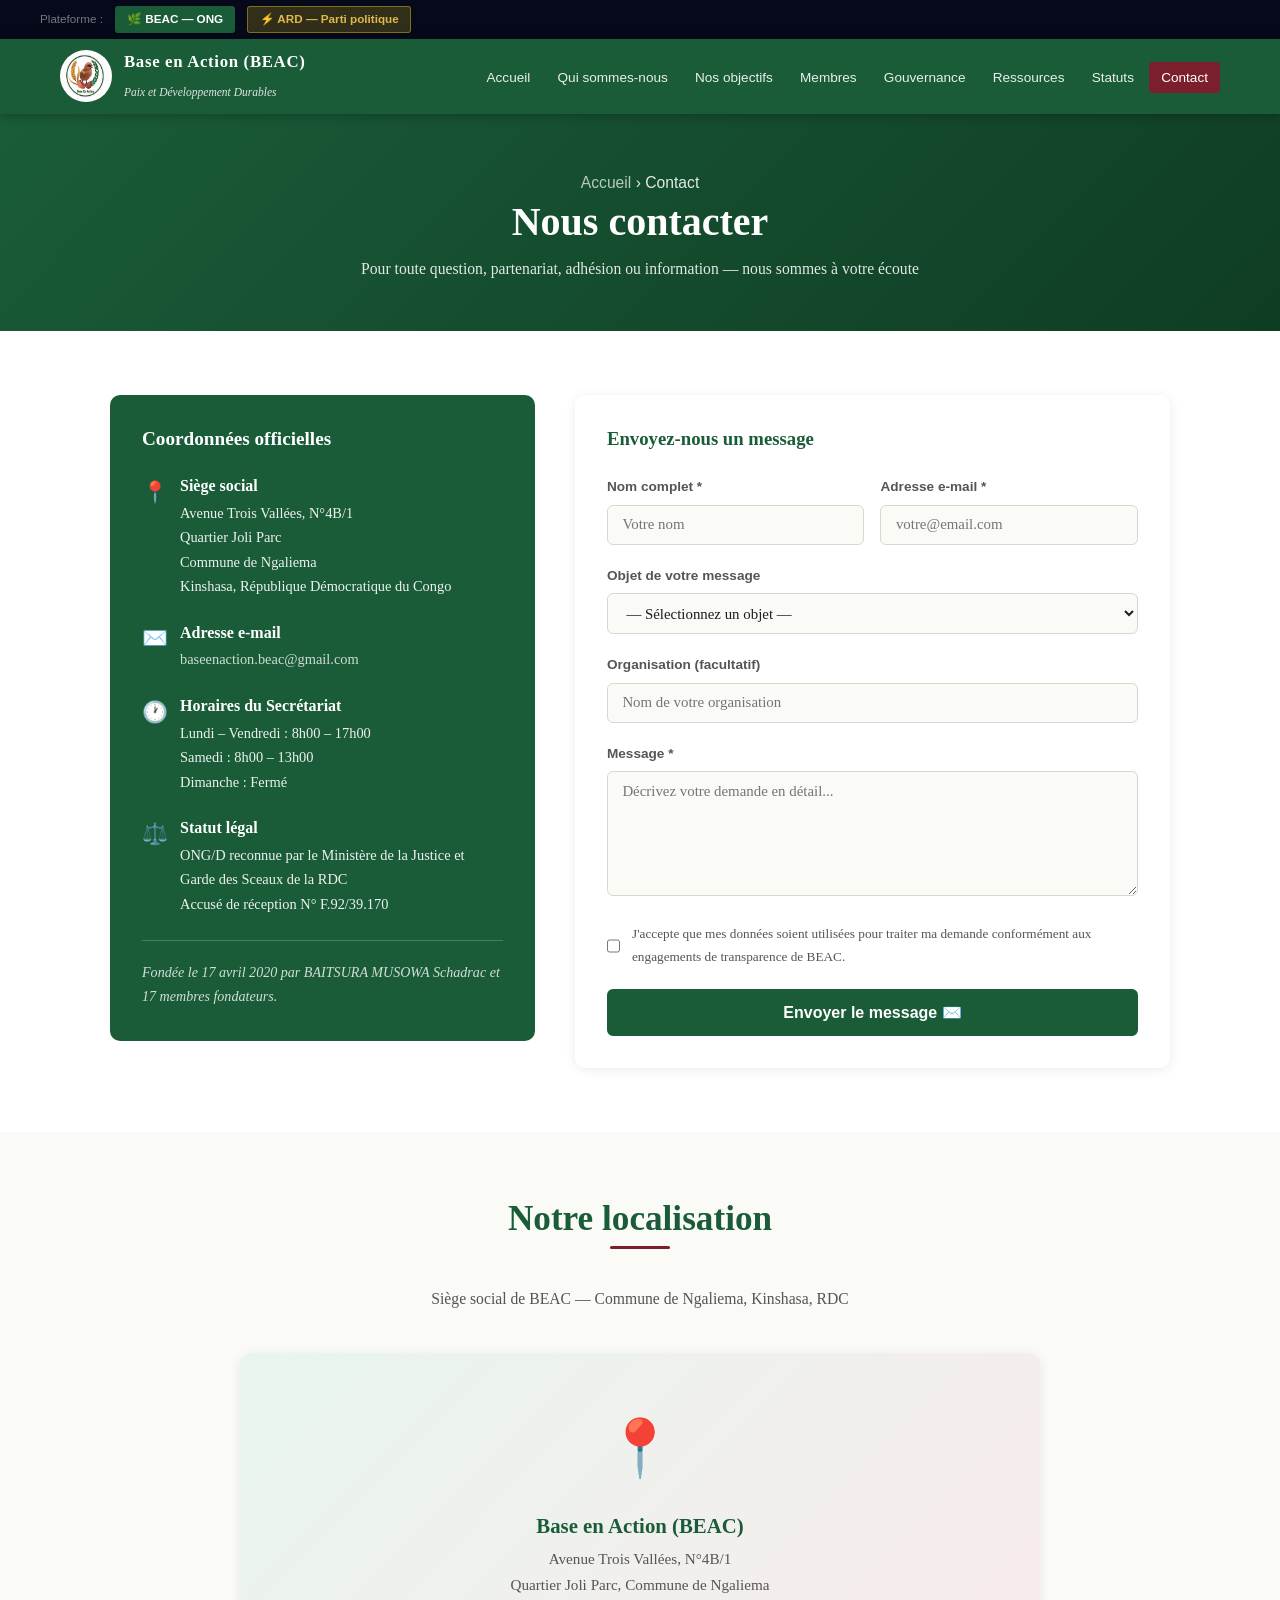
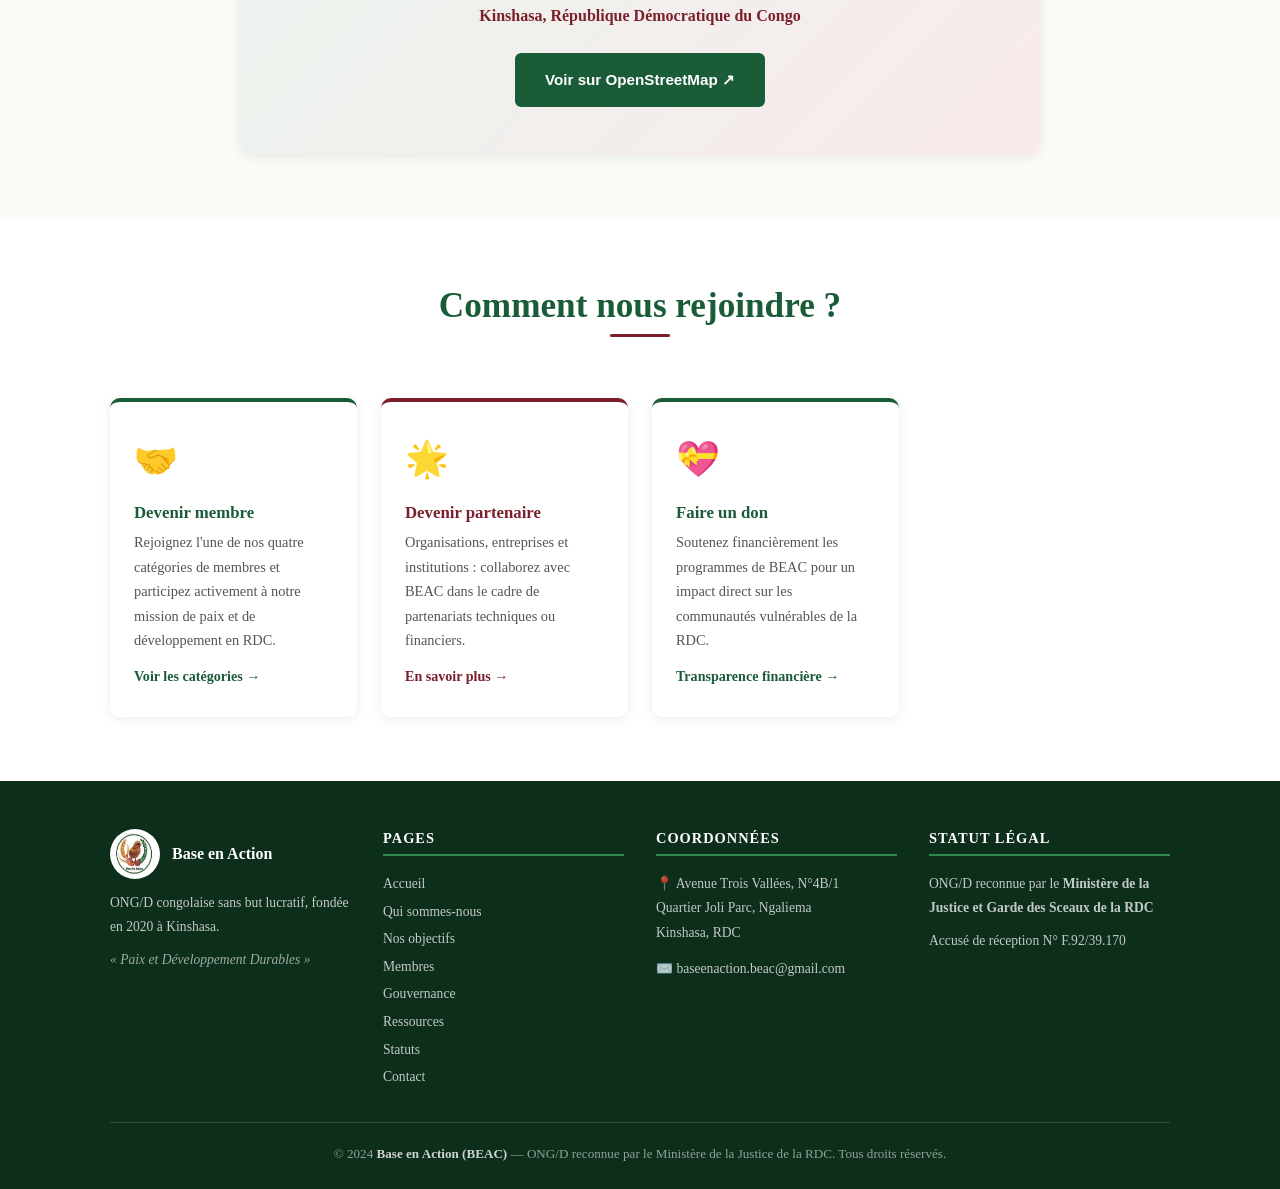
<file: contact.html>
<!DOCTYPE html>
<html lang="fr">
<head>
  <meta charset="UTF-8"/>
  <meta name="viewport" content="width=device-width, initial-scale=1.0"/>
  <meta name="description" content="Contactez Base en Action (BEAC) – adresse, formulaire de contact, Kinshasa, RDC."/>
  <title>Contact – BEAC</title>
  <link rel="stylesheet" href="style.css"/>
  <link rel="icon" href="assets/logo.png" type="image/png"/>
</head>
<body>
<!-- SWITCHER PLATEFORME -->
<div class="plateforme-switcher">
  <div class="switcher-inner">
    <span class="switcher-label">Plateforme :</span>
    <a href="index.html" class="switcher-btn switcher-beac actif">🌿 BEAC — ONG</a>
    <a href="ard/index.html" class="switcher-btn switcher-ard">⚡ ARD — Parti politique</a>
  </div>
</div>


<header>
  <div class="header-inner">
    <a href="index.html" class="logo-wrap" aria-label="Accueil BEAC">
      <img src="assets/logo.png" alt="Logo BEAC"/>
      <div class="logo-text">
        <span class="org-name">Base en Action (BEAC)</span>
        <span class="org-devise">Paix et Développement Durables</span>
      </div>
    </a>
    <button class="hamburger" aria-label="Menu" aria-expanded="false">
      <span></span><span></span><span></span>
    </button>
    <nav aria-label="Navigation principale">
      <ul>
        <li><a href="index.html">Accueil</a></li>
        <li><a href="a-propos.html">Qui sommes-nous</a></li>
        <li><a href="objectifs.html">Nos objectifs</a></li>
        <li><a href="membres.html">Membres</a></li>
        <li><a href="gouvernance.html">Gouvernance</a></li>
        <li><a href="ressources.html">Ressources</a></li>
        <li><a href="statuts.html">Statuts</a></li>
        <li><a href="contact.html">Contact</a></li>
      </ul>
    </nav>
  </div>
</header>

<div class="page-hero">
  <p class="fil-ariane"><a href="index.html">Accueil</a> › Contact</p>
  <h1>Nous contacter</h1>
  <p>Pour toute question, partenariat, adhésion ou information — nous sommes à votre écoute</p>
</div>

<!-- CONTACT PRINCIPAL -->
<section style="background:white;">
  <div class="container">
    <div class="contact-grille">
      <!-- INFO -->
      <div class="info-contact">
        <h3>Coordonnées officielles</h3>

        <div class="info-item">
          <span class="icone">📍</span>
          <div>
            <strong>Siège social</strong>
            <p>Avenue Trois Vallées, N°4B/1<br/>Quartier Joli Parc<br/>Commune de Ngaliema<br/>Kinshasa, République Démocratique du Congo</p>
          </div>
        </div>

        <div class="info-item">
          <span class="icone">✉️</span>
          <div>
            <strong>Adresse e-mail</strong>
            <p><a href="mailto:baseenaction.beac@gmail.com" style="color:rgba(255,255,255,.85);">baseenaction.beac@gmail.com</a></p>
          </div>
        </div>

        <div class="info-item">
          <span class="icone">🕐</span>
          <div>
            <strong>Horaires du Secrétariat</strong>
            <p>Lundi – Vendredi : 8h00 – 17h00<br/>Samedi : 8h00 – 13h00<br/>Dimanche : Fermé</p>
          </div>
        </div>

        <div class="info-item">
          <span class="icone">⚖️</span>
          <div>
            <strong>Statut légal</strong>
            <p>ONG/D reconnue par le Ministère de la Justice et Garde des Sceaux de la RDC<br/>Accusé de réception N° F.92/39.170</p>
          </div>
        </div>

        <div style="margin-top:1.5rem;padding-top:1.25rem;border-top:1px solid rgba(255,255,255,.2);">
          <p style="font-size:.88rem;opacity:.8;font-style:italic;">Fondée le 17 avril 2020 par BAITSURA MUSOWA Schadrac et 17 membres fondateurs.</p>
        </div>
      </div>

      <!-- FORMULAIRE -->
      <div class="formulaire-contact">
        <h3>Envoyez-nous un message</h3>
        <form id="formContact" action="mailto:baseenaction.beac@gmail.com" method="post" enctype="text/plain" novalidate>
          <div style="display:grid;grid-template-columns:1fr 1fr;gap:1rem;">
            <div class="champ">
              <label for="nom">Nom complet *</label>
              <input type="text" id="nom" name="nom" placeholder="Votre nom" required autocomplete="name"/>
            </div>
            <div class="champ">
              <label for="email">Adresse e-mail *</label>
              <input type="email" id="email" name="email" placeholder="votre@email.com" required autocomplete="email"/>
            </div>
          </div>
          <div class="champ">
            <label for="sujet">Objet de votre message</label>
            <select id="sujet" name="sujet">
              <option value="">— Sélectionnez un objet —</option>
              <option value="Demande d'adhésion à BEAC">Demande d'adhésion</option>
              <option value="Partenariat avec BEAC">Partenariat / Collaboration</option>
              <option value="Don ou soutien financier à BEAC">Don ou soutien financier</option>
              <option value="Information sur les programmes de BEAC">Information sur les programmes</option>
              <option value="Bénévolat avec BEAC">Bénévolat</option>
              <option value="Autre demande à BEAC">Autre</option>
            </select>
          </div>
          <div class="champ">
            <label for="organisation">Organisation (facultatif)</label>
            <input type="text" id="organisation" name="organisation" placeholder="Nom de votre organisation"/>
          </div>
          <div class="champ">
            <label for="message">Message *</label>
            <textarea id="message" name="message" rows="6" placeholder="Décrivez votre demande en détail..." required></textarea>
          </div>
          <div style="display:flex;align-items:center;gap:.75rem;margin-bottom:1.25rem;">
            <input type="checkbox" id="consent" name="consent" style="width:16px;height:16px;accent-color:var(--vert);"/>
            <label for="consent" style="font-size:.83rem;color:var(--texte-doux);cursor:pointer;">J'accepte que mes données soient utilisées pour traiter ma demande conformément aux engagements de transparence de BEAC.</label>
          </div>
          <button type="submit" class="btn" style="background:var(--vert);color:white;border-color:var(--vert);width:100%;font-size:1rem;">
            Envoyer le message ✉️
          </button>
        </form>
      </div>
    </div>
  </div>
</section>

<!-- CARTE / LOCALISATION -->
<section style="background:var(--creme);">
  <div class="container">
    <div class="section-titre">
      <h2>Notre localisation</h2>
      <p>Siège social de BEAC — Commune de Ngaliema, Kinshasa, RDC</p>
    </div>
    <!-- Carte stylisée (placeholder — intégrer OpenStreetMap ou Google Maps si souhaité) -->
    <div style="background:white;border-radius:12px;overflow:hidden;box-shadow:0 2px 12px var(--ombre);max-width:800px;margin:0 auto;">
      <div style="background:linear-gradient(135deg,var(--vert-pale),var(--bordeaux-pale));padding:3rem;text-align:center;min-height:280px;display:flex;flex-direction:column;align-items:center;justify-content:center;gap:1rem;">
        <div style="font-size:3.5rem;">📍</div>
        <div>
          <h3 style="color:var(--vert);font-size:1.3rem;margin-bottom:.4rem;">Base en Action (BEAC)</h3>
          <p style="color:var(--texte-doux);font-size:.95rem;">Avenue Trois Vallées, N°4B/1</p>
          <p style="color:var(--texte-doux);font-size:.95rem;">Quartier Joli Parc, Commune de Ngaliema</p>
          <p style="color:var(--bordeaux);font-weight:bold;font-size:1rem;margin-top:.3rem;">Kinshasa, République Démocratique du Congo</p>
        </div>
        <a href="https://www.openstreetmap.org/search?query=Ngaliema%2C+Kinshasa%2C+RDC" target="_blank" rel="noopener" class="btn btn-primaire" style="background:var(--vert);color:white;border-color:var(--vert);margin-top:.5rem;">
          Voir sur OpenStreetMap ↗
        </a>
      </div>
    </div>
  </div>
</section>

<!-- AUTRES FAÇONS DE REJOINDRE BEAC -->
<section style="background:white;">
  <div class="container">
    <div class="section-titre">
      <h2>Comment nous rejoindre ?</h2>
    </div>
    <div class="grille" style="grid-template-columns:repeat(auto-fill,minmax(240px,1fr));">
      <div class="carte">
        <span class="carte-icone">🤝</span>
        <h3>Devenir membre</h3>
        <p>Rejoignez l'une de nos quatre catégories de membres et participez activement à notre mission de paix et de développement en RDC.</p>
        <a href="membres.html" style="display:inline-block;margin-top:.75rem;color:var(--vert);font-size:.88rem;font-weight:bold;">Voir les catégories →</a>
      </div>
      <div class="carte bordeaux">
        <span class="carte-icone">🌟</span>
        <h3>Devenir partenaire</h3>
        <p>Organisations, entreprises et institutions : collaborez avec BEAC dans le cadre de partenariats techniques ou financiers.</p>
        <a href="ressources.html" style="display:inline-block;margin-top:.75rem;color:var(--bordeaux);font-size:.88rem;font-weight:bold;">En savoir plus →</a>
      </div>
      <div class="carte">
        <span class="carte-icone">💝</span>
        <h3>Faire un don</h3>
        <p>Soutenez financièrement les programmes de BEAC pour un impact direct sur les communautés vulnérables de la RDC.</p>
        <a href="ressources.html" style="display:inline-block;margin-top:.75rem;color:var(--vert);font-size:.88em;font-weight:bold;">Transparence financière →</a>
      </div>
    </div>
  </div>
</section>

<footer>
  <div class="container">
    <div class="footer-grille">
      <div class="footer-col">
        <div class="footer-logo-wrap">
          <img src="assets/logo.png" alt="BEAC"/>
          <span class="name">Base en Action</span>
        </div>
        <p>ONG/D congolaise sans but lucratif, fondée en 2020 à Kinshasa.</p>
        <p style="margin-top:.5rem;font-style:italic;color:rgba(255,255,255,.6);">« Paix et Développement Durables »</p>
      </div>
      <div class="footer-col">
        <h4>Pages</h4>
        <ul>
          <li><a href="index.html">Accueil</a></li>
          <li><a href="a-propos.html">Qui sommes-nous</a></li>
          <li><a href="objectifs.html">Nos objectifs</a></li>
          <li><a href="membres.html">Membres</a></li>
          <li><a href="gouvernance.html">Gouvernance</a></li>
          <li><a href="ressources.html">Ressources</a></li>
          <li><a href="statuts.html">Statuts</a></li>
          <li><a href="contact.html">Contact</a></li>
        </ul>
      </div>
      <div class="footer-col">
        <h4>Coordonnées</h4>
        <p>📍 Avenue Trois Vallées, N°4B/1<br/>Quartier Joli Parc, Ngaliema<br/>Kinshasa, RDC</p>
        <p style="margin-top:.75rem;">✉️ baseenaction.beac@gmail.com</p>
      </div>
      <div class="footer-col">
        <h4>Statut légal</h4>
        <p>ONG/D reconnue par le <strong>Ministère de la Justice et Garde des Sceaux de la RDC</strong></p>
        <p style="margin-top:.5rem;">Accusé de réception N° F.92/39.170</p>
      </div>
    </div>
    <div class="footer-bas">
      <p>&copy; 2024 <strong>Base en Action (BEAC)</strong> — ONG/D reconnue par le Ministère de la Justice de la RDC. Tous droits réservés.</p>
    </div>
  </div>
</footer>

<button id="scrollTop" aria-label="Retour en haut">&#8679;</button>
<script src="script.js"></script>
</body>
</html>
</file>
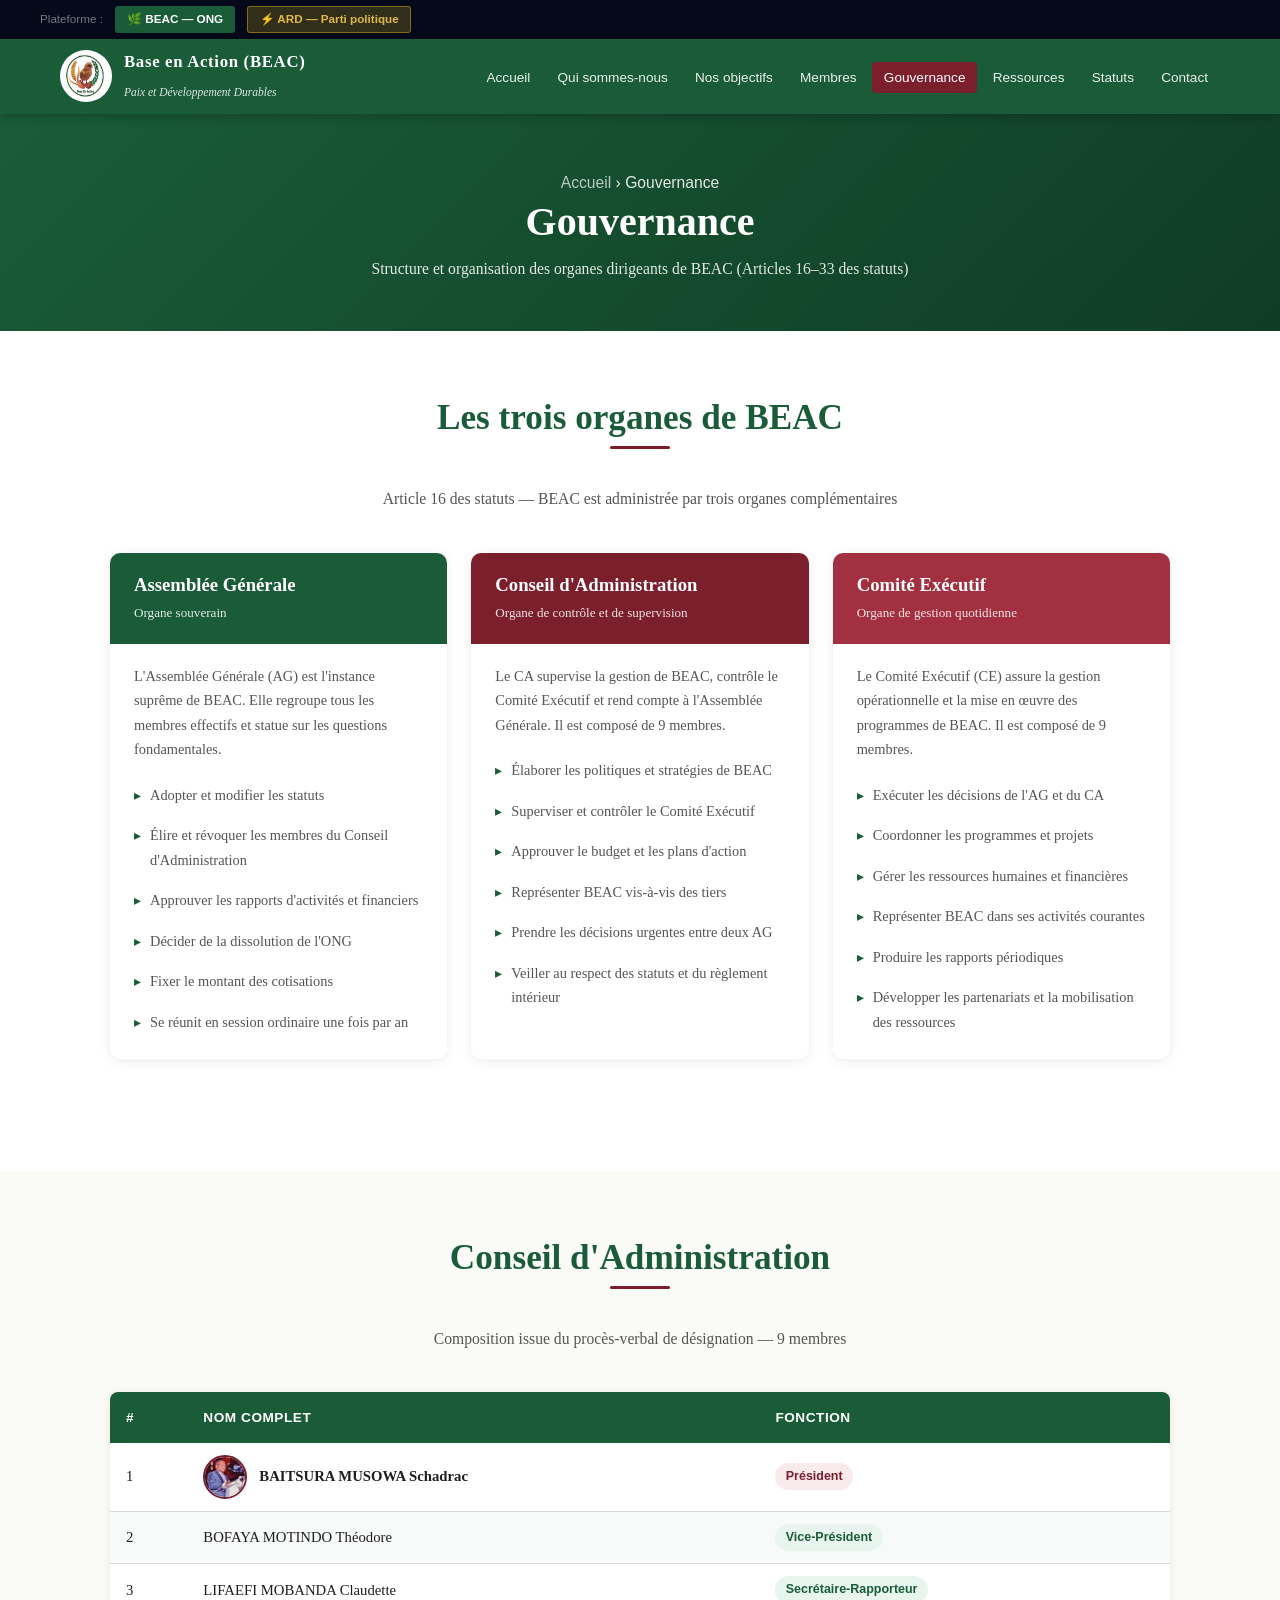
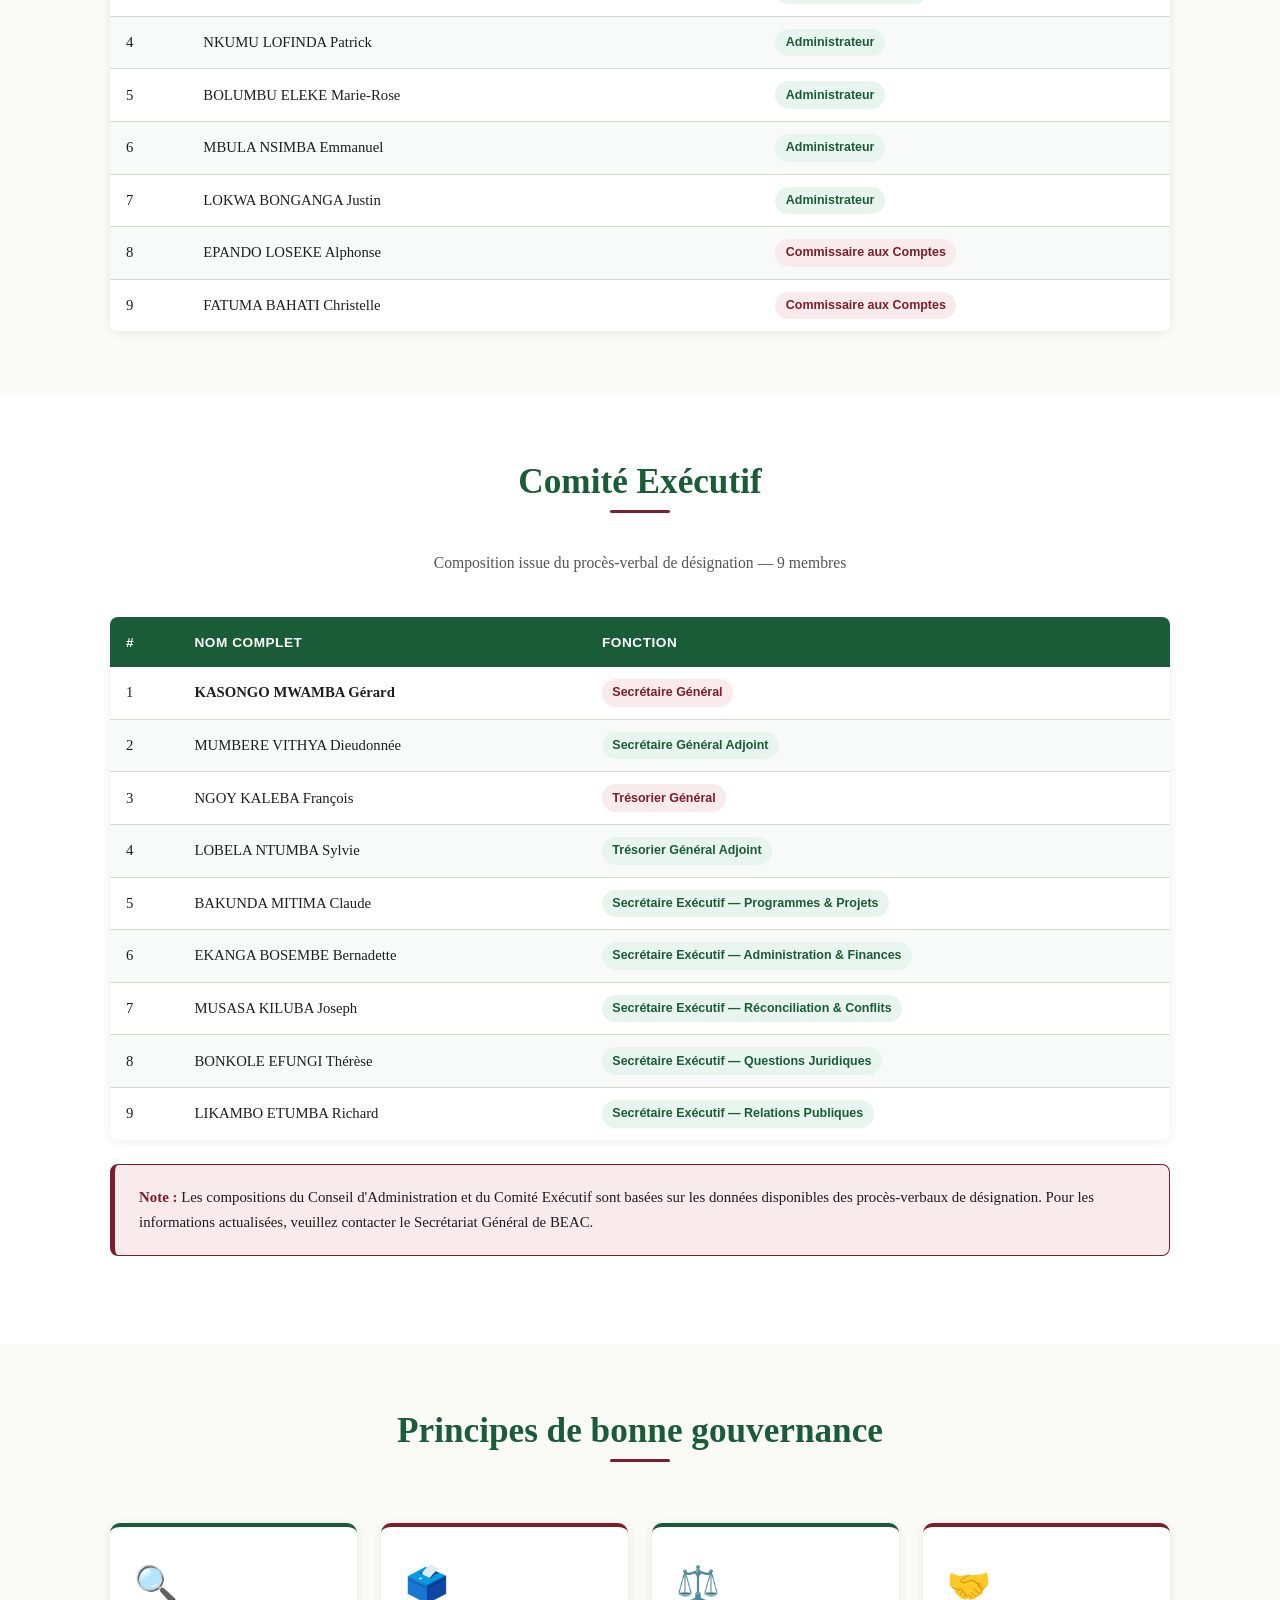
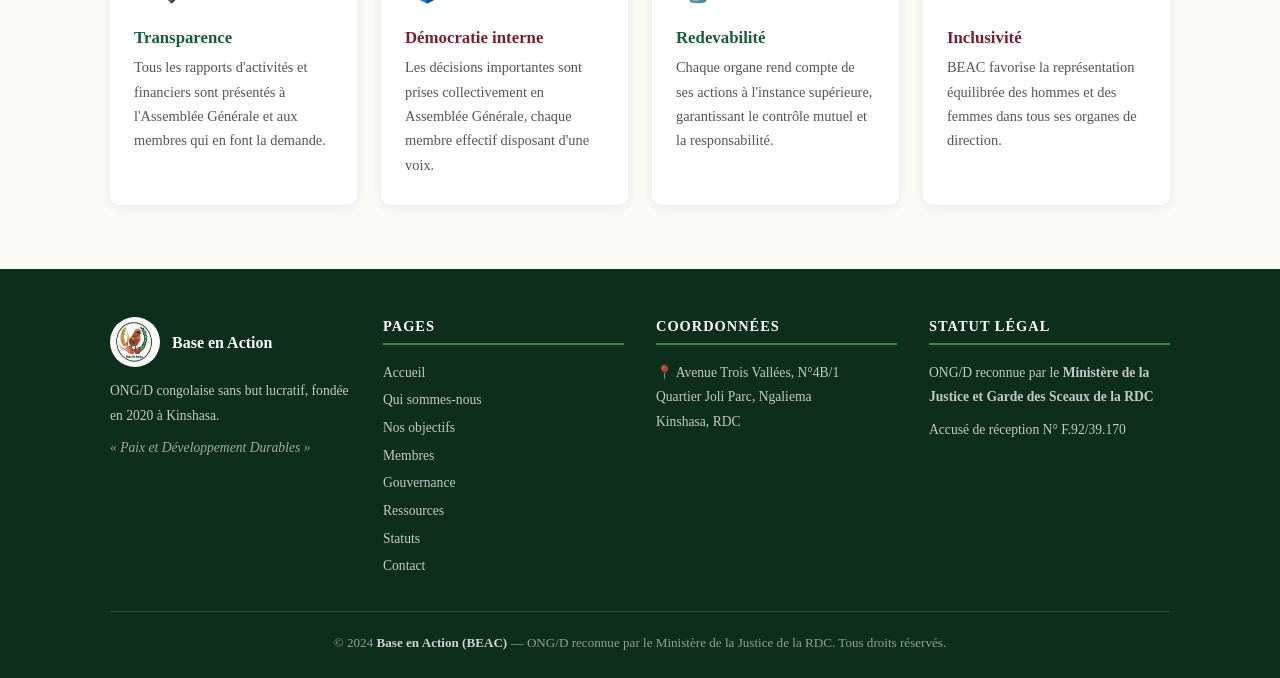
<file: gouvernance.html>
<!DOCTYPE html>
<html lang="fr">
<head>
  <meta charset="UTF-8"/>
  <meta name="viewport" content="width=device-width, initial-scale=1.0"/>
  <meta name="description" content="Gouvernance de BEAC – Assemblée Générale, Conseil d'Administration et Comité Exécutif."/>
  <title>Gouvernance – BEAC</title>
  <link rel="stylesheet" href="style.css"/>
  <link rel="icon" href="assets/logo.png" type="image/png"/>
</head>
<body>
<!-- SWITCHER PLATEFORME -->
<div class="plateforme-switcher">
  <div class="switcher-inner">
    <span class="switcher-label">Plateforme :</span>
    <a href="index.html" class="switcher-btn switcher-beac actif">🌿 BEAC — ONG</a>
    <a href="ard/index.html" class="switcher-btn switcher-ard">⚡ ARD — Parti politique</a>
  </div>
</div>


<header>
  <div class="header-inner">
    <a href="index.html" class="logo-wrap" aria-label="Accueil BEAC">
      <img src="assets/logo.png" alt="Logo BEAC"/>
      <div class="logo-text">
        <span class="org-name">Base en Action (BEAC)</span>
        <span class="org-devise">Paix et Développement Durables</span>
      </div>
    </a>
    <button class="hamburger" aria-label="Menu" aria-expanded="false">
      <span></span><span></span><span></span>
    </button>
    <nav aria-label="Navigation principale">
      <ul>
        <li><a href="index.html">Accueil</a></li>
        <li><a href="a-propos.html">Qui sommes-nous</a></li>
        <li><a href="objectifs.html">Nos objectifs</a></li>
        <li><a href="membres.html">Membres</a></li>
        <li><a href="gouvernance.html">Gouvernance</a></li>
        <li><a href="ressources.html">Ressources</a></li>
        <li><a href="statuts.html">Statuts</a></li>
        <li><a href="contact.html">Contact</a></li>
      </ul>
    </nav>
  </div>
</header>

<div class="page-hero">
  <p class="fil-ariane"><a href="index.html">Accueil</a> › Gouvernance</p>
  <h1>Gouvernance</h1>
  <p>Structure et organisation des organes dirigeants de BEAC (Articles 16–33 des statuts)</p>
</div>

<!-- PRÉSENTATION DES 3 ORGANES -->
<section style="background:white;">
  <div class="container">
    <div class="section-titre">
      <h2>Les trois organes de BEAC</h2>
      <p>Article 16 des statuts — BEAC est administrée par trois organes complémentaires</p>
    </div>
    <div class="organes-grille">
      <div class="organe-carte">
        <div class="organe-en-tete">
          <h3>Assemblée Générale</h3>
          <p>Organe souverain</p>
        </div>
        <div class="organe-corps">
          <p style="font-size:.9rem;color:var(--texte-doux);margin-bottom:1rem;">L'Assemblée Générale (AG) est l'instance suprême de BEAC. Elle regroupe tous les membres effectifs et statue sur les questions fondamentales.</p>
          <ul>
            <li>Adopter et modifier les statuts</li>
            <li>Élire et révoquer les membres du Conseil d'Administration</li>
            <li>Approuver les rapports d'activités et financiers</li>
            <li>Décider de la dissolution de l'ONG</li>
            <li>Fixer le montant des cotisations</li>
            <li>Se réunit en session ordinaire une fois par an</li>
          </ul>
        </div>
      </div>

      <div class="organe-carte">
        <div class="organe-en-tete bordeaux">
          <h3>Conseil d'Administration</h3>
          <p>Organe de contrôle et de supervision</p>
        </div>
        <div class="organe-corps">
          <p style="font-size:.9rem;color:var(--texte-doux);margin-bottom:1rem;">Le CA supervise la gestion de BEAC, contrôle le Comité Exécutif et rend compte à l'Assemblée Générale. Il est composé de 9 membres.</p>
          <ul>
            <li>Élaborer les politiques et stratégies de BEAC</li>
            <li>Superviser et contrôler le Comité Exécutif</li>
            <li>Approuver le budget et les plans d'action</li>
            <li>Représenter BEAC vis-à-vis des tiers</li>
            <li>Prendre les décisions urgentes entre deux AG</li>
            <li>Veiller au respect des statuts et du règlement intérieur</li>
          </ul>
        </div>
      </div>

      <div class="organe-carte">
        <div class="organe-en-tete" style="background:var(--bordeaux-clair);">
          <h3>Comité Exécutif</h3>
          <p>Organe de gestion quotidienne</p>
        </div>
        <div class="organe-corps">
          <p style="font-size:.9rem;color:var(--texte-doux);margin-bottom:1rem;">Le Comité Exécutif (CE) assure la gestion opérationnelle et la mise en œuvre des programmes de BEAC. Il est composé de 9 membres.</p>
          <ul>
            <li>Exécuter les décisions de l'AG et du CA</li>
            <li>Coordonner les programmes et projets</li>
            <li>Gérer les ressources humaines et financières</li>
            <li>Représenter BEAC dans ses activités courantes</li>
            <li>Produire les rapports périodiques</li>
            <li>Développer les partenariats et la mobilisation des ressources</li>
          </ul>
        </div>
      </div>
    </div>
  </div>
</section>

<!-- CONSEIL D'ADMINISTRATION -->
<section style="background:var(--creme);" id="conseil-admin">
  <div class="container">
    <div class="section-titre">
      <h2>Conseil d'Administration</h2>
      <p>Composition issue du procès-verbal de désignation — 9 membres</p>
    </div>
    <div class="table-wrapper">
      <table>
        <thead>
          <tr>
            <th>#</th>
            <th>Nom complet</th>
            <th>Fonction</th>
          </tr>
        </thead>
        <tbody>
          <tr>
            <td>1</td>
            <td>
              <div style="display:flex;align-items:center;gap:.75rem;">
                <img src="assets/fondateur.jpg" alt="BAITSURA MUSOWA Schadrac" style="width:44px;height:44px;border-radius:50%;object-fit:cover;object-position:center top;border:2px solid var(--bordeaux);flex-shrink:0;"/>
                <strong>BAITSURA MUSOWA Schadrac</strong>
              </div>
            </td>
            <td><span class="badge badge-bordeaux">Président</span></td>
          </tr>
          <tr>
            <td>2</td>
            <td>BOFAYA MOTINDO Théodore</td>
            <td><span class="badge badge-vert">Vice-Président</span></td>
          </tr>
          <tr>
            <td>3</td>
            <td>LIFAEFI MOBANDA Claudette</td>
            <td><span class="badge badge-vert">Secrétaire-Rapporteur</span></td>
          </tr>
          <tr>
            <td>4</td>
            <td>NKUMU LOFINDA Patrick</td>
            <td><span class="badge badge-vert">Administrateur</span></td>
          </tr>
          <tr>
            <td>5</td>
            <td>BOLUMBU ELEKE Marie-Rose</td>
            <td><span class="badge badge-vert">Administrateur</span></td>
          </tr>
          <tr>
            <td>6</td>
            <td>MBULA NSIMBA Emmanuel</td>
            <td><span class="badge badge-vert">Administrateur</span></td>
          </tr>
          <tr>
            <td>7</td>
            <td>LOKWA BONGANGA Justin</td>
            <td><span class="badge badge-vert">Administrateur</span></td>
          </tr>
          <tr>
            <td>8</td>
            <td>EPANDO LOSEKE Alphonse</td>
            <td><span class="badge badge-bordeaux">Commissaire aux Comptes</span></td>
          </tr>
          <tr>
            <td>9</td>
            <td>FATUMA BAHATI Christelle</td>
            <td><span class="badge badge-bordeaux">Commissaire aux Comptes</span></td>
          </tr>
        </tbody>
      </table>
    </div>
  </div>
</section>

<!-- COMITÉ EXÉCUTIF -->
<section style="background:white;" id="comite-exec">
  <div class="container">
    <div class="section-titre">
      <h2>Comité Exécutif</h2>
      <p>Composition issue du procès-verbal de désignation — 9 membres</p>
    </div>
    <div class="table-wrapper">
      <table>
        <thead>
          <tr>
            <th>#</th>
            <th>Nom complet</th>
            <th>Fonction</th>
          </tr>
        </thead>
        <tbody>
          <tr>
            <td>1</td>
            <td><strong>KASONGO MWAMBA Gérard</strong></td>
            <td><span class="badge badge-bordeaux">Secrétaire Général</span></td>
          </tr>
          <tr>
            <td>2</td>
            <td>MUMBERE VITHYA Dieudonnée</td>
            <td><span class="badge badge-vert">Secrétaire Général Adjoint</span></td>
          </tr>
          <tr>
            <td>3</td>
            <td>NGOY KALEBA François</td>
            <td><span class="badge badge-bordeaux">Trésorier Général</span></td>
          </tr>
          <tr>
            <td>4</td>
            <td>LOBELA NTUMBA Sylvie</td>
            <td><span class="badge badge-vert">Trésorier Général Adjoint</span></td>
          </tr>
          <tr>
            <td>5</td>
            <td>BAKUNDA MITIMA Claude</td>
            <td><span class="badge badge-vert">Secrétaire Exécutif — Programmes &amp; Projets</span></td>
          </tr>
          <tr>
            <td>6</td>
            <td>EKANGA BOSEMBE Bernadette</td>
            <td><span class="badge badge-vert">Secrétaire Exécutif — Administration &amp; Finances</span></td>
          </tr>
          <tr>
            <td>7</td>
            <td>MUSASA KILUBA Joseph</td>
            <td><span class="badge badge-vert">Secrétaire Exécutif — Réconciliation &amp; Conflits</span></td>
          </tr>
          <tr>
            <td>8</td>
            <td>BONKOLE EFUNGI Thérèse</td>
            <td><span class="badge badge-vert">Secrétaire Exécutif — Questions Juridiques</span></td>
          </tr>
          <tr>
            <td>9</td>
            <td>LIKAMBO ETUMBA Richard</td>
            <td><span class="badge badge-vert">Secrétaire Exécutif — Relations Publiques</span></td>
          </tr>
        </tbody>
      </table>
    </div>
    <div class="encadre bordeaux" style="margin-top:1.5rem;">
      <p><strong>Note :</strong> Les compositions du Conseil d'Administration et du Comité Exécutif sont basées sur les données disponibles des procès-verbaux de désignation. Pour les informations actualisées, veuillez contacter le Secrétariat Général de BEAC.</p>
    </div>
  </div>
</section>

<!-- PRINCIPES DE GOUVERNANCE -->
<section style="background:var(--creme);">
  <div class="container">
    <div class="section-titre">
      <h2>Principes de bonne gouvernance</h2>
    </div>
    <div class="grille" style="grid-template-columns:repeat(auto-fill,minmax(220px,1fr));">
      <div class="carte">
        <span class="carte-icone">🔍</span>
        <h3>Transparence</h3>
        <p>Tous les rapports d'activités et financiers sont présentés à l'Assemblée Générale et aux membres qui en font la demande.</p>
      </div>
      <div class="carte bordeaux">
        <span class="carte-icone">🗳️</span>
        <h3>Démocratie interne</h3>
        <p>Les décisions importantes sont prises collectivement en Assemblée Générale, chaque membre effectif disposant d'une voix.</p>
      </div>
      <div class="carte">
        <span class="carte-icone">⚖️</span>
        <h3>Redevabilité</h3>
        <p>Chaque organe rend compte de ses actions à l'instance supérieure, garantissant le contrôle mutuel et la responsabilité.</p>
      </div>
      <div class="carte bordeaux">
        <span class="carte-icone">🤝</span>
        <h3>Inclusivité</h3>
        <p>BEAC favorise la représentation équilibrée des hommes et des femmes dans tous ses organes de direction.</p>
      </div>
    </div>
  </div>
</section>

<footer>
  <div class="container">
    <div class="footer-grille">
      <div class="footer-col">
        <div class="footer-logo-wrap">
          <img src="assets/logo.png" alt="BEAC"/>
          <span class="name">Base en Action</span>
        </div>
        <p>ONG/D congolaise sans but lucratif, fondée en 2020 à Kinshasa.</p>
        <p style="margin-top:.5rem;font-style:italic;color:rgba(255,255,255,.6);">« Paix et Développement Durables »</p>
      </div>
      <div class="footer-col">
        <h4>Pages</h4>
        <ul>
          <li><a href="index.html">Accueil</a></li>
          <li><a href="a-propos.html">Qui sommes-nous</a></li>
          <li><a href="objectifs.html">Nos objectifs</a></li>
          <li><a href="membres.html">Membres</a></li>
          <li><a href="gouvernance.html">Gouvernance</a></li>
          <li><a href="ressources.html">Ressources</a></li>
          <li><a href="statuts.html">Statuts</a></li>
          <li><a href="contact.html">Contact</a></li>
        </ul>
      </div>
      <div class="footer-col">
        <h4>Coordonnées</h4>
        <p>📍 Avenue Trois Vallées, N°4B/1<br/>Quartier Joli Parc, Ngaliema<br/>Kinshasa, RDC</p>
      </div>
      <div class="footer-col">
        <h4>Statut légal</h4>
        <p>ONG/D reconnue par le <strong>Ministère de la Justice et Garde des Sceaux de la RDC</strong></p>
        <p style="margin-top:.5rem;">Accusé de réception N° F.92/39.170</p>
      </div>
    </div>
    <div class="footer-bas">
      <p>&copy; 2024 <strong>Base en Action (BEAC)</strong> — ONG/D reconnue par le Ministère de la Justice de la RDC. Tous droits réservés.</p>
    </div>
  </div>
</footer>

<button id="scrollTop" aria-label="Retour en haut">&#8679;</button>
<script src="script.js"></script>
</body>
</html>
</file>
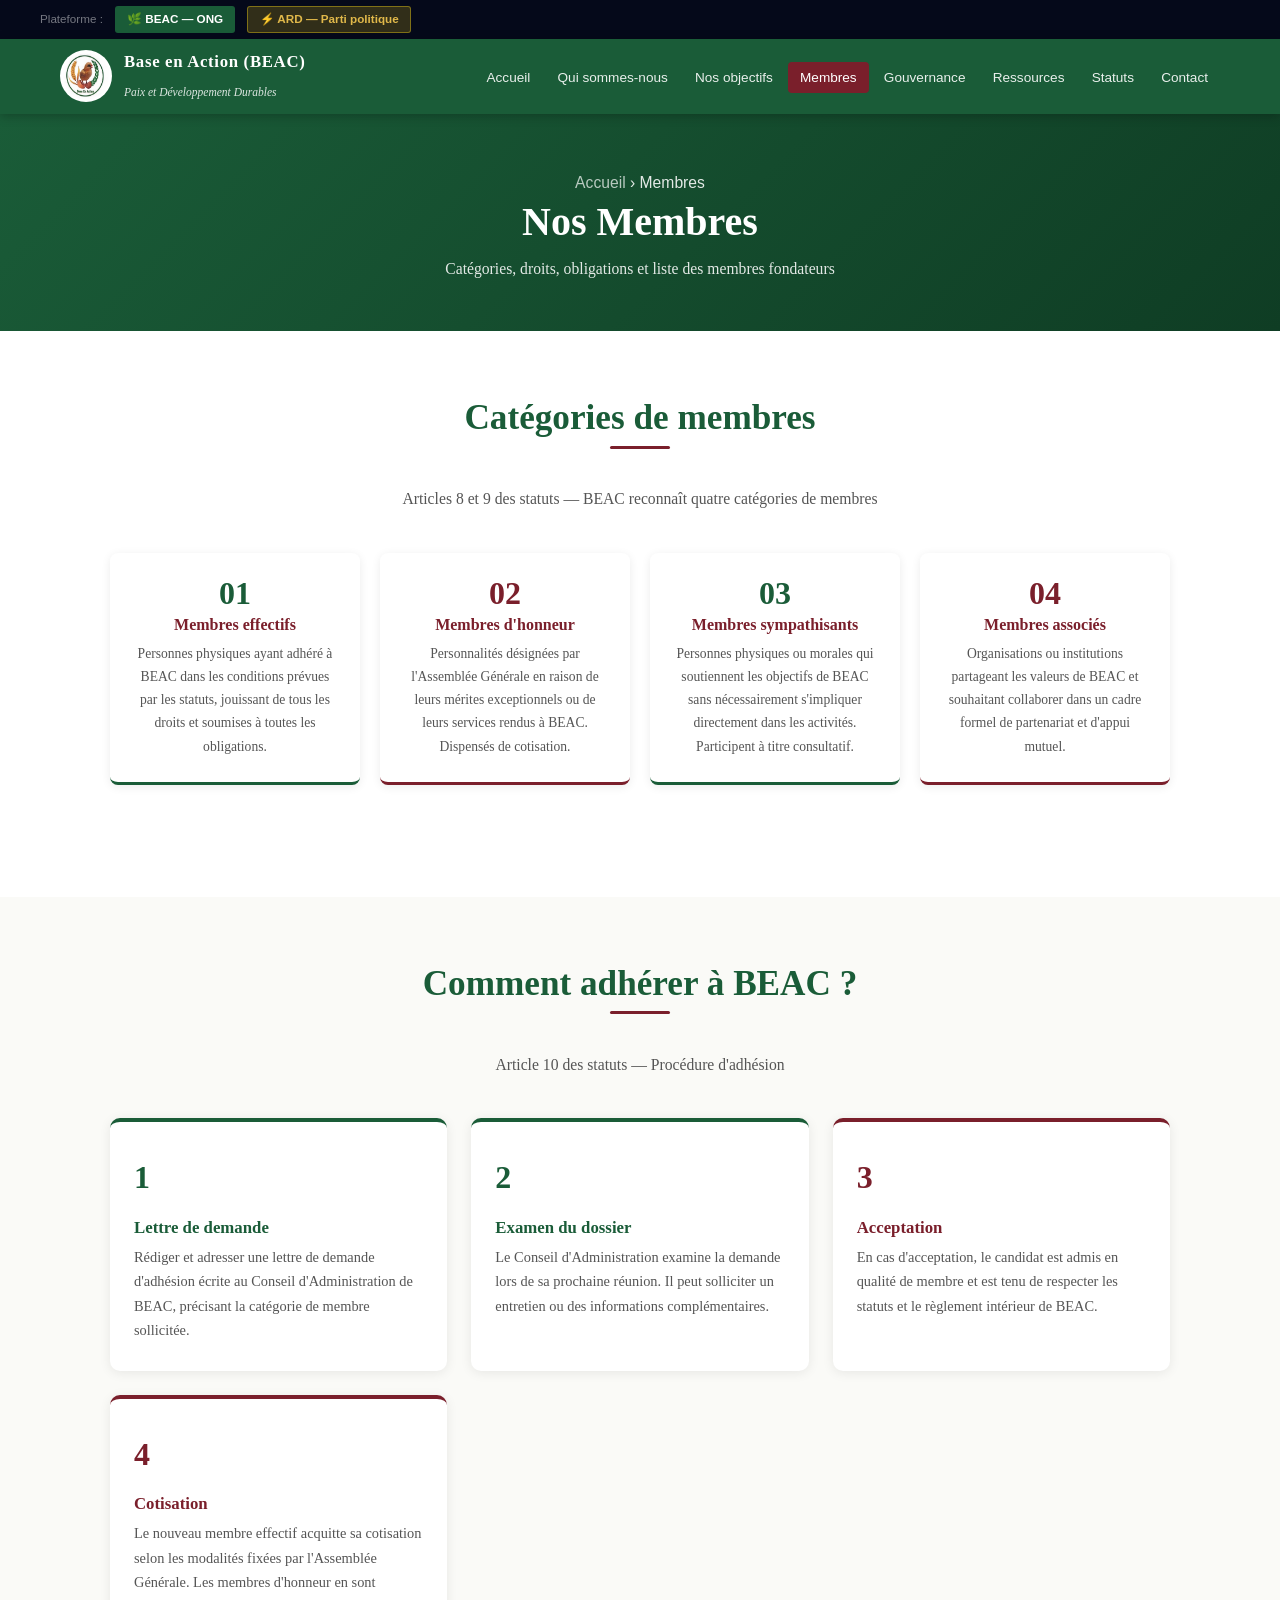
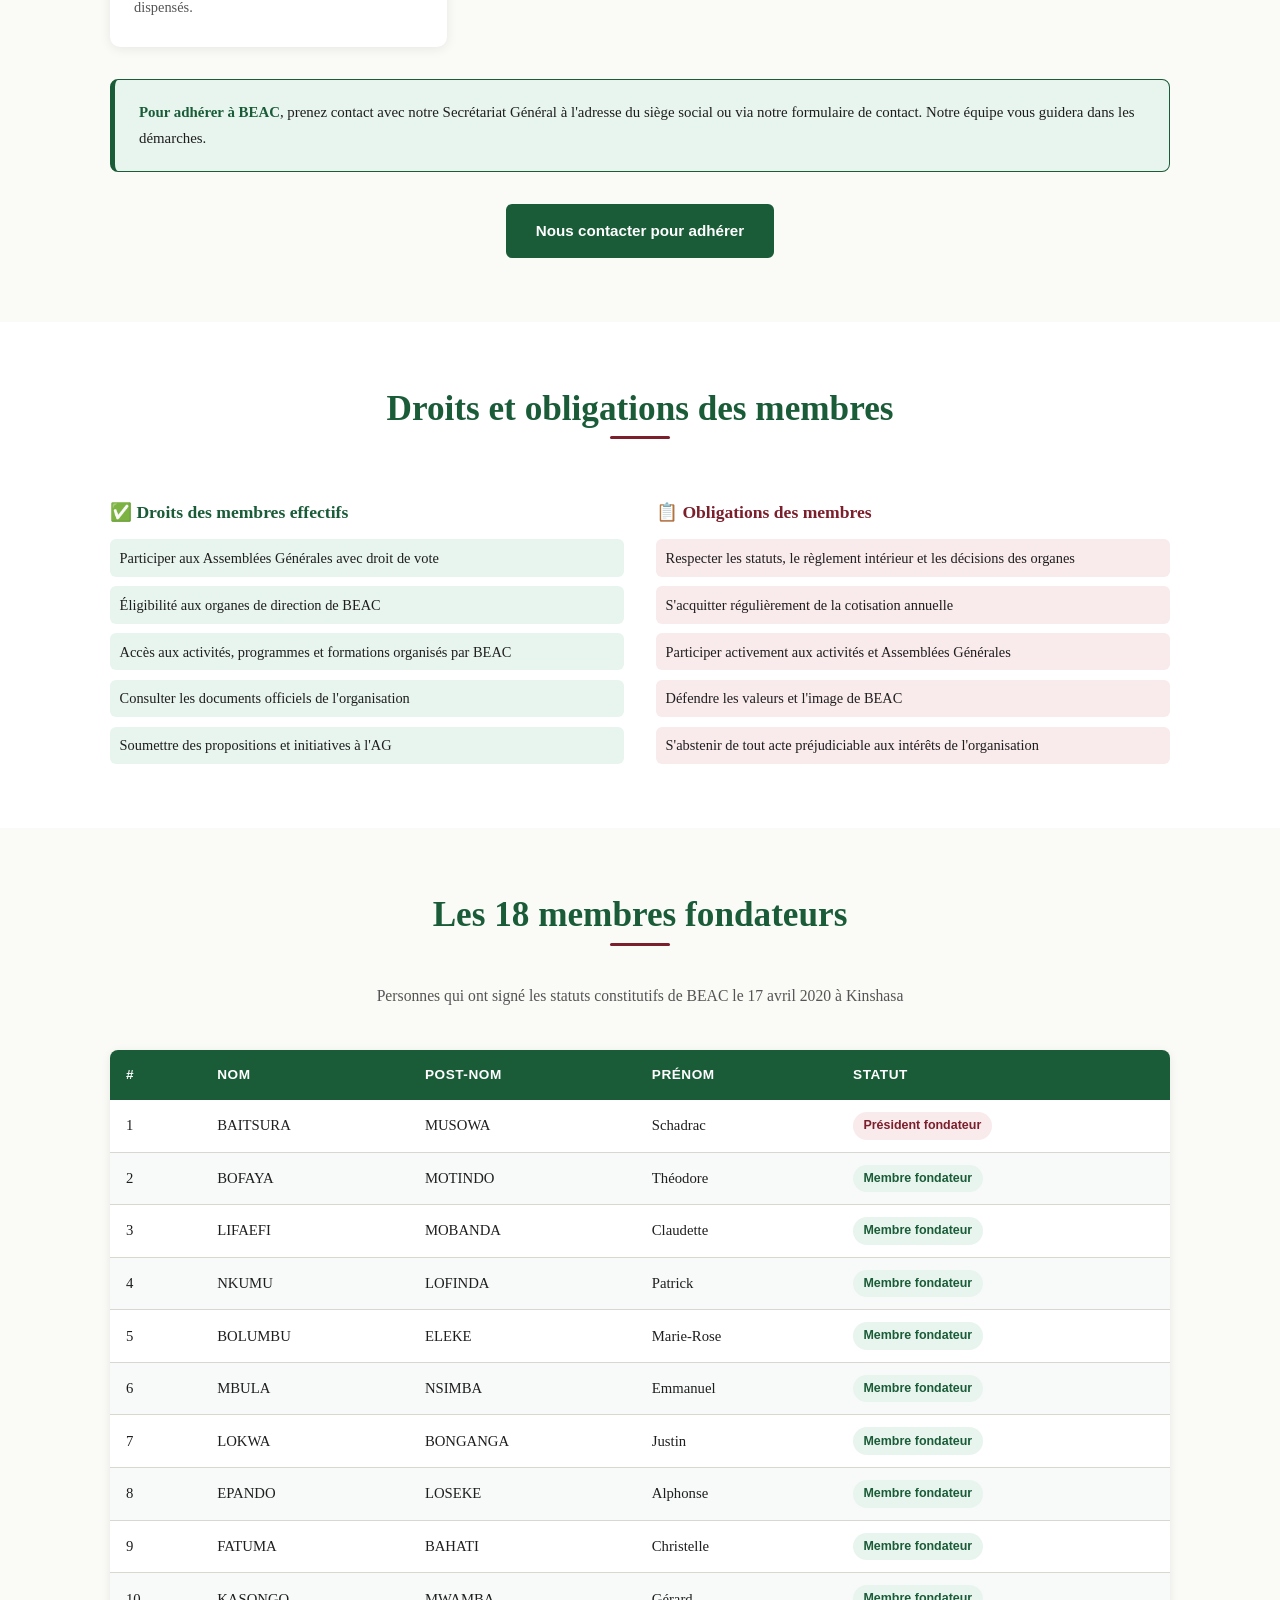
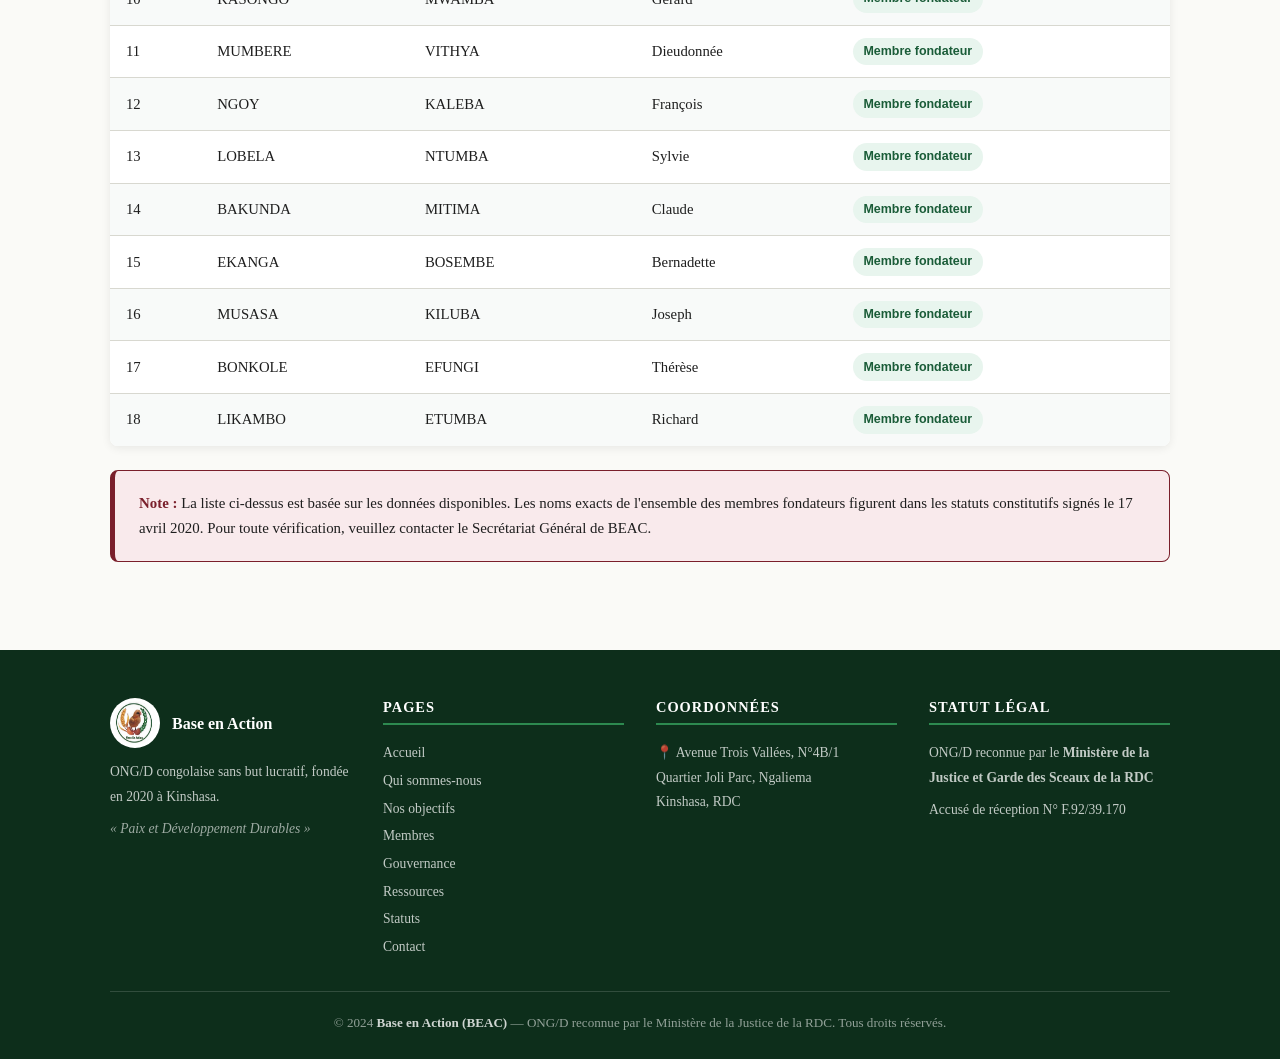
<file: membres.html>
<!DOCTYPE html>
<html lang="fr">
<head>
  <meta charset="UTF-8"/>
  <meta name="viewport" content="width=device-width, initial-scale=1.0"/>
  <meta name="description" content="Catégories de membres, conditions d'adhésion et liste des 18 membres fondateurs de Base en Action (BEAC)."/>
  <title>Membres – BEAC</title>
  <link rel="stylesheet" href="style.css"/>
  <link rel="icon" href="assets/logo.png" type="image/png"/>
</head>
<body>
<!-- SWITCHER PLATEFORME -->
<div class="plateforme-switcher">
  <div class="switcher-inner">
    <span class="switcher-label">Plateforme :</span>
    <a href="index.html" class="switcher-btn switcher-beac actif">🌿 BEAC — ONG</a>
    <a href="ard/index.html" class="switcher-btn switcher-ard">⚡ ARD — Parti politique</a>
  </div>
</div>


<header>
  <div class="header-inner">
    <a href="index.html" class="logo-wrap" aria-label="Accueil BEAC">
      <img src="assets/logo.png" alt="Logo BEAC"/>
      <div class="logo-text">
        <span class="org-name">Base en Action (BEAC)</span>
        <span class="org-devise">Paix et Développement Durables</span>
      </div>
    </a>
    <button class="hamburger" aria-label="Menu" aria-expanded="false">
      <span></span><span></span><span></span>
    </button>
    <nav aria-label="Navigation principale">
      <ul>
        <li><a href="index.html">Accueil</a></li>
        <li><a href="a-propos.html">Qui sommes-nous</a></li>
        <li><a href="objectifs.html">Nos objectifs</a></li>
        <li><a href="membres.html">Membres</a></li>
        <li><a href="gouvernance.html">Gouvernance</a></li>
        <li><a href="ressources.html">Ressources</a></li>
        <li><a href="statuts.html">Statuts</a></li>
        <li><a href="contact.html">Contact</a></li>
      </ul>
    </nav>
  </div>
</header>

<div class="page-hero">
  <p class="fil-ariane"><a href="index.html">Accueil</a> › Membres</p>
  <h1>Nos Membres</h1>
  <p>Catégories, droits, obligations et liste des membres fondateurs</p>
</div>

<!-- CATÉGORIES DE MEMBRES -->
<section style="background:white;">
  <div class="container">
    <div class="section-titre">
      <h2>Catégories de membres</h2>
      <p>Articles 8 et 9 des statuts — BEAC reconnaît quatre catégories de membres</p>
    </div>
    <div class="categorie-membres">
      <div class="cat-card">
        <div class="num">01</div>
        <h4>Membres effectifs</h4>
        <p>Personnes physiques ayant adhéré à BEAC dans les conditions prévues par les statuts, jouissant de tous les droits et soumises à toutes les obligations.</p>
      </div>
      <div class="cat-card" style="border-bottom-color:var(--bordeaux);">
        <div class="num" style="color:var(--bordeaux);">02</div>
        <h4>Membres d'honneur</h4>
        <p>Personnalités désignées par l'Assemblée Générale en raison de leurs mérites exceptionnels ou de leurs services rendus à BEAC. Dispensés de cotisation.</p>
      </div>
      <div class="cat-card">
        <div class="num">03</div>
        <h4>Membres sympathisants</h4>
        <p>Personnes physiques ou morales qui soutiennent les objectifs de BEAC sans nécessairement s'impliquer directement dans les activités. Participent à titre consultatif.</p>
      </div>
      <div class="cat-card" style="border-bottom-color:var(--bordeaux);">
        <div class="num" style="color:var(--bordeaux);">04</div>
        <h4>Membres associés</h4>
        <p>Organisations ou institutions partageant les valeurs de BEAC et souhaitant collaborer dans un cadre formel de partenariat et d'appui mutuel.</p>
      </div>
    </div>
  </div>
</section>

<!-- COMMENT ADHÉRER -->
<section style="background:var(--creme);">
  <div class="container">
    <div class="section-titre">
      <h2>Comment adhérer à BEAC ?</h2>
      <p>Article 10 des statuts — Procédure d'adhésion</p>
    </div>
    <div class="grille" style="grid-template-columns:repeat(auto-fill,minmax(250px,1fr));">
      <div class="carte">
        <span class="carte-icone" style="font-size:2rem;font-weight:bold;color:var(--vert);">1</span>
        <h3>Lettre de demande</h3>
        <p>Rédiger et adresser une lettre de demande d'adhésion écrite au Conseil d'Administration de BEAC, précisant la catégorie de membre sollicitée.</p>
      </div>
      <div class="carte">
        <span class="carte-icone" style="font-size:2rem;font-weight:bold;color:var(--vert);">2</span>
        <h3>Examen du dossier</h3>
        <p>Le Conseil d'Administration examine la demande lors de sa prochaine réunion. Il peut solliciter un entretien ou des informations complémentaires.</p>
      </div>
      <div class="carte bordeaux">
        <span class="carte-icone" style="font-size:2rem;font-weight:bold;color:var(--bordeaux);">3</span>
        <h3>Acceptation</h3>
        <p>En cas d'acceptation, le candidat est admis en qualité de membre et est tenu de respecter les statuts et le règlement intérieur de BEAC.</p>
      </div>
      <div class="carte bordeaux">
        <span class="carte-icone" style="font-size:2rem;font-weight:bold;color:var(--bordeaux);">4</span>
        <h3>Cotisation</h3>
        <p>Le nouveau membre effectif acquitte sa cotisation selon les modalités fixées par l'Assemblée Générale. Les membres d'honneur en sont dispensés.</p>
      </div>
    </div>
    <div class="encadre" style="margin-top:2rem;">
      <p><strong>Pour adhérer à BEAC</strong>, prenez contact avec notre Secrétariat Général à l'adresse du siège social ou via notre formulaire de contact. Notre équipe vous guidera dans les démarches.</p>
    </div>
    <div class="text-center mt-2">
      <a href="contact.html" class="btn btn-primaire" style="background:var(--vert);color:white;border-color:var(--vert);">Nous contacter pour adhérer</a>
    </div>
  </div>
</section>

<!-- DROITS ET OBLIGATIONS -->
<section style="background:white;">
  <div class="container">
    <div class="section-titre">
      <h2>Droits et obligations des membres</h2>
    </div>
    <div style="display:grid;grid-template-columns:1fr 1fr;gap:2rem;">
      <div>
        <h3 class="text-vert" style="margin-bottom:1rem;font-size:1.1rem;">✅ Droits des membres effectifs</h3>
        <ul style="display:flex;flex-direction:column;gap:.6rem;">
          <li style="padding:.4rem .6rem;background:var(--vert-pale);border-radius:6px;font-size:.9rem;">Participer aux Assemblées Générales avec droit de vote</li>
          <li style="padding:.4rem .6rem;background:var(--vert-pale);border-radius:6px;font-size:.9rem;">Éligibilité aux organes de direction de BEAC</li>
          <li style="padding:.4rem .6rem;background:var(--vert-pale);border-radius:6px;font-size:.9rem;">Accès aux activités, programmes et formations organisés par BEAC</li>
          <li style="padding:.4rem .6rem;background:var(--vert-pale);border-radius:6px;font-size:.9rem;">Consulter les documents officiels de l'organisation</li>
          <li style="padding:.4rem .6rem;background:var(--vert-pale);border-radius:6px;font-size:.9rem;">Soumettre des propositions et initiatives à l'AG</li>
        </ul>
      </div>
      <div>
        <h3 class="text-bordeaux" style="margin-bottom:1rem;font-size:1.1rem;">📋 Obligations des membres</h3>
        <ul style="display:flex;flex-direction:column;gap:.6rem;">
          <li style="padding:.4rem .6rem;background:var(--bordeaux-pale);border-radius:6px;font-size:.9rem;">Respecter les statuts, le règlement intérieur et les décisions des organes</li>
          <li style="padding:.4rem .6rem;background:var(--bordeaux-pale);border-radius:6px;font-size:.9rem;">S'acquitter régulièrement de la cotisation annuelle</li>
          <li style="padding:.4rem .6rem;background:var(--bordeaux-pale);border-radius:6px;font-size:.9rem;">Participer activement aux activités et Assemblées Générales</li>
          <li style="padding:.4rem .6rem;background:var(--bordeaux-pale);border-radius:6px;font-size:.9rem;">Défendre les valeurs et l'image de BEAC</li>
          <li style="padding:.4rem .6rem;background:var(--bordeaux-pale);border-radius:6px;font-size:.9rem;">S'abstenir de tout acte préjudiciable aux intérêts de l'organisation</li>
        </ul>
      </div>
    </div>
  </div>
</section>

<!-- MEMBRES FONDATEURS -->
<section style="background:var(--creme);">
  <div class="container">
    <div class="section-titre">
      <h2>Les 18 membres fondateurs</h2>
      <p>Personnes qui ont signé les statuts constitutifs de BEAC le 17 avril 2020 à Kinshasa</p>
    </div>
    <div class="table-wrapper">
      <table>
        <thead>
          <tr>
            <th>#</th>
            <th>Nom</th>
            <th>Post-nom</th>
            <th>Prénom</th>
            <th>Statut</th>
          </tr>
        </thead>
        <tbody>
          <tr>
            <td>1</td>
            <td>BAITSURA</td>
            <td>MUSOWA</td>
            <td>Schadrac</td>
            <td><span class="badge badge-bordeaux">Président fondateur</span></td>
          </tr>
          <tr>
            <td>2</td>
            <td>BOFAYA</td>
            <td>MOTINDO</td>
            <td>Théodore</td>
            <td><span class="badge badge-vert">Membre fondateur</span></td>
          </tr>
          <tr>
            <td>3</td>
            <td>LIFAEFI</td>
            <td>MOBANDA</td>
            <td>Claudette</td>
            <td><span class="badge badge-vert">Membre fondateur</span></td>
          </tr>
          <tr>
            <td>4</td>
            <td>NKUMU</td>
            <td>LOFINDA</td>
            <td>Patrick</td>
            <td><span class="badge badge-vert">Membre fondateur</span></td>
          </tr>
          <tr>
            <td>5</td>
            <td>BOLUMBU</td>
            <td>ELEKE</td>
            <td>Marie-Rose</td>
            <td><span class="badge badge-vert">Membre fondateur</span></td>
          </tr>
          <tr>
            <td>6</td>
            <td>MBULA</td>
            <td>NSIMBA</td>
            <td>Emmanuel</td>
            <td><span class="badge badge-vert">Membre fondateur</span></td>
          </tr>
          <tr>
            <td>7</td>
            <td>LOKWA</td>
            <td>BONGANGA</td>
            <td>Justin</td>
            <td><span class="badge badge-vert">Membre fondateur</span></td>
          </tr>
          <tr>
            <td>8</td>
            <td>EPANDO</td>
            <td>LOSEKE</td>
            <td>Alphonse</td>
            <td><span class="badge badge-vert">Membre fondateur</span></td>
          </tr>
          <tr>
            <td>9</td>
            <td>FATUMA</td>
            <td>BAHATI</td>
            <td>Christelle</td>
            <td><span class="badge badge-vert">Membre fondateur</span></td>
          </tr>
          <tr>
            <td>10</td>
            <td>KASONGO</td>
            <td>MWAMBA</td>
            <td>Gérard</td>
            <td><span class="badge badge-vert">Membre fondateur</span></td>
          </tr>
          <tr>
            <td>11</td>
            <td>MUMBERE</td>
            <td>VITHYA</td>
            <td>Dieudonnée</td>
            <td><span class="badge badge-vert">Membre fondateur</span></td>
          </tr>
          <tr>
            <td>12</td>
            <td>NGOY</td>
            <td>KALEBA</td>
            <td>François</td>
            <td><span class="badge badge-vert">Membre fondateur</span></td>
          </tr>
          <tr>
            <td>13</td>
            <td>LOBELA</td>
            <td>NTUMBA</td>
            <td>Sylvie</td>
            <td><span class="badge badge-vert">Membre fondateur</span></td>
          </tr>
          <tr>
            <td>14</td>
            <td>BAKUNDA</td>
            <td>MITIMA</td>
            <td>Claude</td>
            <td><span class="badge badge-vert">Membre fondateur</span></td>
          </tr>
          <tr>
            <td>15</td>
            <td>EKANGA</td>
            <td>BOSEMBE</td>
            <td>Bernadette</td>
            <td><span class="badge badge-vert">Membre fondateur</span></td>
          </tr>
          <tr>
            <td>16</td>
            <td>MUSASA</td>
            <td>KILUBA</td>
            <td>Joseph</td>
            <td><span class="badge badge-vert">Membre fondateur</span></td>
          </tr>
          <tr>
            <td>17</td>
            <td>BONKOLE</td>
            <td>EFUNGI</td>
            <td>Thérèse</td>
            <td><span class="badge badge-vert">Membre fondateur</span></td>
          </tr>
          <tr>
            <td>18</td>
            <td>LIKAMBO</td>
            <td>ETUMBA</td>
            <td>Richard</td>
            <td><span class="badge badge-vert">Membre fondateur</span></td>
          </tr>
        </tbody>
      </table>
    </div>
    <div class="encadre bordeaux" style="margin-top:1.5rem;">
      <p><strong>Note :</strong> La liste ci-dessus est basée sur les données disponibles. Les noms exacts de l'ensemble des membres fondateurs figurent dans les statuts constitutifs signés le 17 avril 2020. Pour toute vérification, veuillez contacter le Secrétariat Général de BEAC.</p>
    </div>
  </div>
</section>

<footer>
  <div class="container">
    <div class="footer-grille">
      <div class="footer-col">
        <div class="footer-logo-wrap">
          <img src="assets/logo.png" alt="BEAC"/>
          <span class="name">Base en Action</span>
        </div>
        <p>ONG/D congolaise sans but lucratif, fondée en 2020 à Kinshasa.</p>
        <p style="margin-top:.5rem;font-style:italic;color:rgba(255,255,255,.6);">« Paix et Développement Durables »</p>
      </div>
      <div class="footer-col">
        <h4>Pages</h4>
        <ul>
          <li><a href="index.html">Accueil</a></li>
          <li><a href="a-propos.html">Qui sommes-nous</a></li>
          <li><a href="objectifs.html">Nos objectifs</a></li>
          <li><a href="membres.html">Membres</a></li>
          <li><a href="gouvernance.html">Gouvernance</a></li>
          <li><a href="ressources.html">Ressources</a></li>
          <li><a href="statuts.html">Statuts</a></li>
          <li><a href="contact.html">Contact</a></li>
        </ul>
      </div>
      <div class="footer-col">
        <h4>Coordonnées</h4>
        <p>📍 Avenue Trois Vallées, N°4B/1<br/>Quartier Joli Parc, Ngaliema<br/>Kinshasa, RDC</p>
      </div>
      <div class="footer-col">
        <h4>Statut légal</h4>
        <p>ONG/D reconnue par le <strong>Ministère de la Justice et Garde des Sceaux de la RDC</strong></p>
        <p style="margin-top:.5rem;">Accusé de réception N° F.92/39.170</p>
      </div>
    </div>
    <div class="footer-bas">
      <p>&copy; 2024 <strong>Base en Action (BEAC)</strong> — ONG/D reconnue par le Ministère de la Justice de la RDC. Tous droits réservés.</p>
    </div>
  </div>
</footer>

<button id="scrollTop" aria-label="Retour en haut">&#8679;</button>
<script src="script.js"></script>
</body>
</html>
</file>
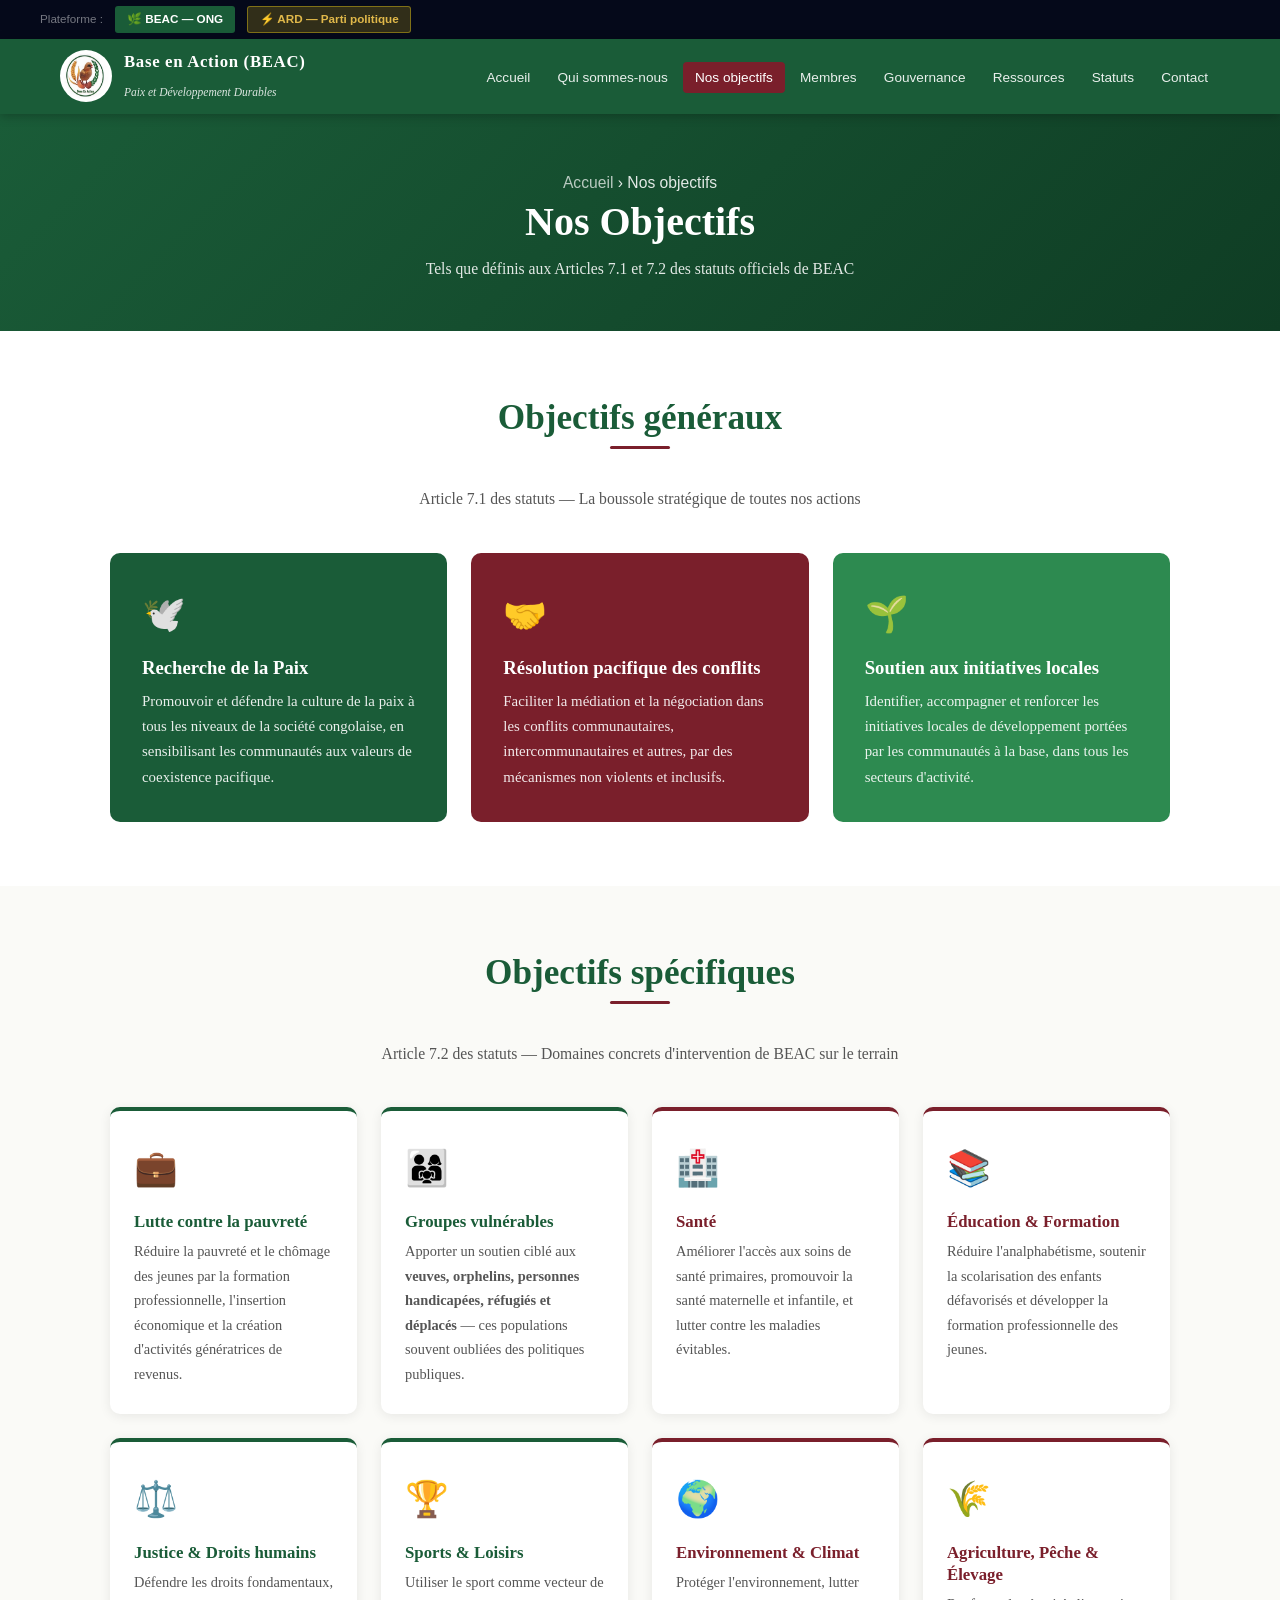
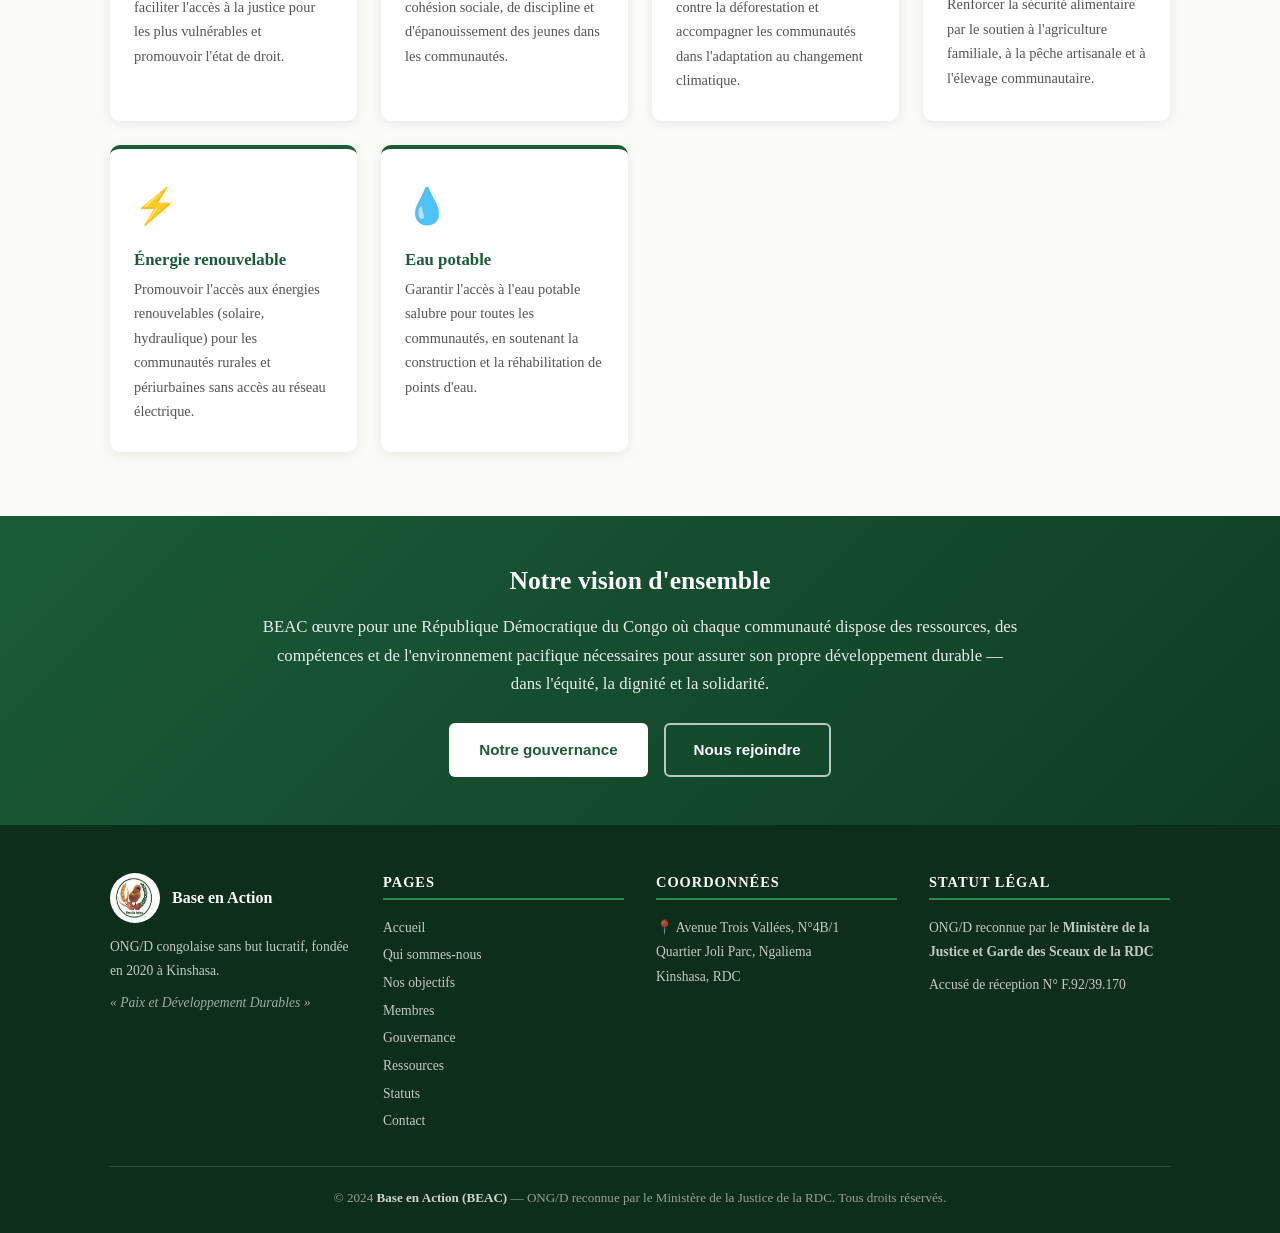
<file: objectifs.html>
<!DOCTYPE html>
<html lang="fr">
<head>
  <meta charset="UTF-8"/>
  <meta name="viewport" content="width=device-width, initial-scale=1.0"/>
  <meta name="description" content="Objectifs généraux et spécifiques de Base en Action (BEAC) – paix, développement, lutte contre la pauvreté en RDC."/>
  <title>Nos Objectifs – BEAC</title>
  <link rel="stylesheet" href="style.css"/>
  <link rel="icon" href="assets/logo.png" type="image/png"/>
</head>
<body>
<!-- SWITCHER PLATEFORME -->
<div class="plateforme-switcher">
  <div class="switcher-inner">
    <span class="switcher-label">Plateforme :</span>
    <a href="index.html" class="switcher-btn switcher-beac actif">🌿 BEAC — ONG</a>
    <a href="ard/index.html" class="switcher-btn switcher-ard">⚡ ARD — Parti politique</a>
  </div>
</div>


<header>
  <div class="header-inner">
    <a href="index.html" class="logo-wrap" aria-label="Accueil BEAC">
      <img src="assets/logo.png" alt="Logo BEAC"/>
      <div class="logo-text">
        <span class="org-name">Base en Action (BEAC)</span>
        <span class="org-devise">Paix et Développement Durables</span>
      </div>
    </a>
    <button class="hamburger" aria-label="Menu" aria-expanded="false">
      <span></span><span></span><span></span>
    </button>
    <nav aria-label="Navigation principale">
      <ul>
        <li><a href="index.html">Accueil</a></li>
        <li><a href="a-propos.html">Qui sommes-nous</a></li>
        <li><a href="objectifs.html">Nos objectifs</a></li>
        <li><a href="membres.html">Membres</a></li>
        <li><a href="gouvernance.html">Gouvernance</a></li>
        <li><a href="ressources.html">Ressources</a></li>
        <li><a href="statuts.html">Statuts</a></li>
        <li><a href="contact.html">Contact</a></li>
      </ul>
    </nav>
  </div>
</header>

<div class="page-hero">
  <p class="fil-ariane"><a href="index.html">Accueil</a> › Nos objectifs</p>
  <h1>Nos Objectifs</h1>
  <p>Tels que définis aux Articles 7.1 et 7.2 des statuts officiels de BEAC</p>
</div>

<!-- OBJECTIFS GÉNÉRAUX -->
<section style="background:white;">
  <div class="container">
    <div class="section-titre">
      <h2>Objectifs généraux</h2>
      <p>Article 7.1 des statuts — La boussole stratégique de toutes nos actions</p>
    </div>

    <div style="display:grid;grid-template-columns:repeat(auto-fill,minmax(300px,1fr));gap:1.5rem;">
      <div style="background:var(--vert);color:white;border-radius:10px;padding:2rem;">
        <span style="font-size:2.2rem;display:block;margin-bottom:.75rem;">🕊️</span>
        <h3 style="color:white;margin-bottom:.5rem;">Recherche de la Paix</h3>
        <p style="opacity:.9;font-size:.93rem;">Promouvoir et défendre la culture de la paix à tous les niveaux de la société congolaise, en sensibilisant les communautés aux valeurs de coexistence pacifique.</p>
      </div>
      <div style="background:var(--bordeaux);color:white;border-radius:10px;padding:2rem;">
        <span style="font-size:2.2rem;display:block;margin-bottom:.75rem;">🤝</span>
        <h3 style="color:white;margin-bottom:.5rem;">Résolution pacifique des conflits</h3>
        <p style="opacity:.9;font-size:.93rem;">Faciliter la médiation et la négociation dans les conflits communautaires, intercommunautaires et autres, par des mécanismes non violents et inclusifs.</p>
      </div>
      <div style="background:var(--vert-clair);color:white;border-radius:10px;padding:2rem;">
        <span style="font-size:2.2rem;display:block;margin-bottom:.75rem;">🌱</span>
        <h3 style="color:white;margin-bottom:.5rem;">Soutien aux initiatives locales</h3>
        <p style="opacity:.9;font-size:.93rem;">Identifier, accompagner et renforcer les initiatives locales de développement portées par les communautés à la base, dans tous les secteurs d'activité.</p>
      </div>
    </div>
  </div>
</section>

<!-- OBJECTIFS SPÉCIFIQUES -->
<section style="background:var(--creme);">
  <div class="container">
    <div class="section-titre">
      <h2>Objectifs spécifiques</h2>
      <p>Article 7.2 des statuts — Domaines concrets d'intervention de BEAC sur le terrain</p>
    </div>
    <div class="grille">

      <div class="carte">
        <span class="carte-icone">💼</span>
        <h3>Lutte contre la pauvreté</h3>
        <p>Réduire la pauvreté et le chômage des jeunes par la formation professionnelle, l'insertion économique et la création d'activités génératrices de revenus.</p>
      </div>

      <div class="carte">
        <span class="carte-icone">👨‍👩‍👧</span>
        <h3>Groupes vulnérables</h3>
        <p>Apporter un soutien ciblé aux <strong>veuves, orphelins, personnes handicapées, réfugiés et déplacés</strong> — ces populations souvent oubliées des politiques publiques.</p>
      </div>

      <div class="carte bordeaux">
        <span class="carte-icone">🏥</span>
        <h3>Santé</h3>
        <p>Améliorer l'accès aux soins de santé primaires, promouvoir la santé maternelle et infantile, et lutter contre les maladies évitables.</p>
      </div>

      <div class="carte bordeaux">
        <span class="carte-icone">📚</span>
        <h3>Éducation &amp; Formation</h3>
        <p>Réduire l'analphabétisme, soutenir la scolarisation des enfants défavorisés et développer la formation professionnelle des jeunes.</p>
      </div>

      <div class="carte">
        <span class="carte-icone">⚖️</span>
        <h3>Justice &amp; Droits humains</h3>
        <p>Défendre les droits fondamentaux, faciliter l'accès à la justice pour les plus vulnérables et promouvoir l'état de droit.</p>
      </div>

      <div class="carte">
        <span class="carte-icone">🏆</span>
        <h3>Sports &amp; Loisirs</h3>
        <p>Utiliser le sport comme vecteur de cohésion sociale, de discipline et d'épanouissement des jeunes dans les communautés.</p>
      </div>

      <div class="carte bordeaux">
        <span class="carte-icone">🌍</span>
        <h3>Environnement &amp; Climat</h3>
        <p>Protéger l'environnement, lutter contre la déforestation et accompagner les communautés dans l'adaptation au changement climatique.</p>
      </div>

      <div class="carte bordeaux">
        <span class="carte-icone">🌾</span>
        <h3>Agriculture, Pêche &amp; Élevage</h3>
        <p>Renforcer la sécurité alimentaire par le soutien à l'agriculture familiale, à la pêche artisanale et à l'élevage communautaire.</p>
      </div>

      <div class="carte">
        <span class="carte-icone">⚡</span>
        <h3>Énergie renouvelable</h3>
        <p>Promouvoir l'accès aux énergies renouvelables (solaire, hydraulique) pour les communautés rurales et périurbaines sans accès au réseau électrique.</p>
      </div>

      <div class="carte">
        <span class="carte-icone">💧</span>
        <h3>Eau potable</h3>
        <p>Garantir l'accès à l'eau potable salubre pour toutes les communautés, en soutenant la construction et la réhabilitation de points d'eau.</p>
      </div>

    </div>
  </div>
</section>

<!-- VISION -->
<div class="bandeau-stats">
  <div class="container" style="max-width:800px;text-align:center;">
    <h2 style="color:white;font-size:1.6rem;margin-bottom:1rem;">Notre vision d'ensemble</h2>
    <p style="opacity:.9;font-size:1.05rem;">BEAC œuvre pour une République Démocratique du Congo où chaque communauté dispose des ressources, des compétences et de l'environnement pacifique nécessaires pour assurer son propre développement durable — dans l'équité, la dignité et la solidarité.</p>
    <div class="btn-group" style="margin-top:1.5rem;">
      <a href="gouvernance.html" class="btn btn-primaire">Notre gouvernance</a>
      <a href="contact.html" class="btn btn-secondaire">Nous rejoindre</a>
    </div>
  </div>
</div>

<footer>
  <div class="container">
    <div class="footer-grille">
      <div class="footer-col">
        <div class="footer-logo-wrap">
          <img src="assets/logo.png" alt="BEAC"/>
          <span class="name">Base en Action</span>
        </div>
        <p>ONG/D congolaise sans but lucratif, fondée en 2020 à Kinshasa.</p>
        <p style="margin-top:.5rem;font-style:italic;color:rgba(255,255,255,.6);">« Paix et Développement Durables »</p>
      </div>
      <div class="footer-col">
        <h4>Pages</h4>
        <ul>
          <li><a href="index.html">Accueil</a></li>
          <li><a href="a-propos.html">Qui sommes-nous</a></li>
          <li><a href="objectifs.html">Nos objectifs</a></li>
          <li><a href="membres.html">Membres</a></li>
          <li><a href="gouvernance.html">Gouvernance</a></li>
          <li><a href="ressources.html">Ressources</a></li>
          <li><a href="statuts.html">Statuts</a></li>
          <li><a href="contact.html">Contact</a></li>
        </ul>
      </div>
      <div class="footer-col">
        <h4>Coordonnées</h4>
        <p>📍 Avenue Trois Vallées, N°4B/1<br/>Quartier Joli Parc, Ngaliema<br/>Kinshasa, RDC</p>
      </div>
      <div class="footer-col">
        <h4>Statut légal</h4>
        <p>ONG/D reconnue par le <strong>Ministère de la Justice et Garde des Sceaux de la RDC</strong></p>
        <p style="margin-top:.5rem;">Accusé de réception N° F.92/39.170</p>
      </div>
    </div>
    <div class="footer-bas">
      <p>&copy; 2024 <strong>Base en Action (BEAC)</strong> — ONG/D reconnue par le Ministère de la Justice de la RDC. Tous droits réservés.</p>
    </div>
  </div>
</footer>

<button id="scrollTop" aria-label="Retour en haut">&#8679;</button>
<script src="script.js"></script>
</body>
</html>
</file>
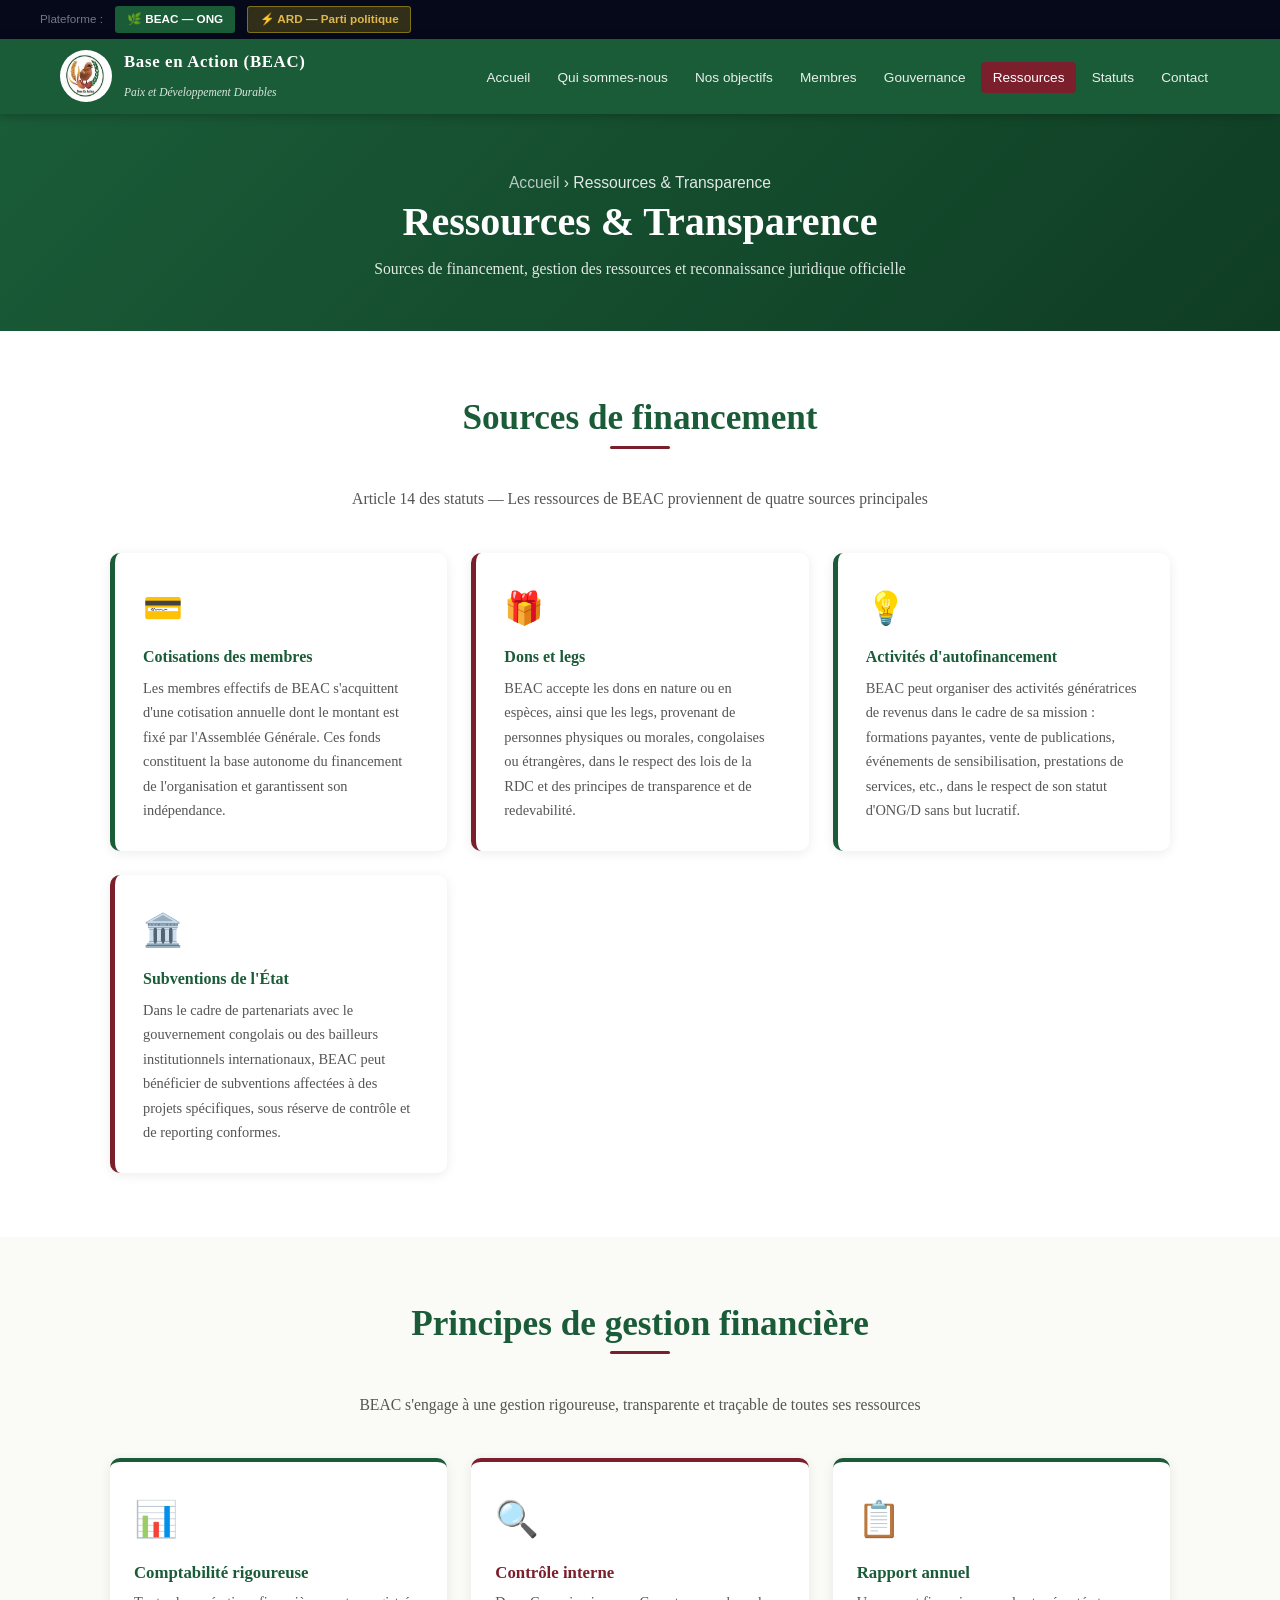
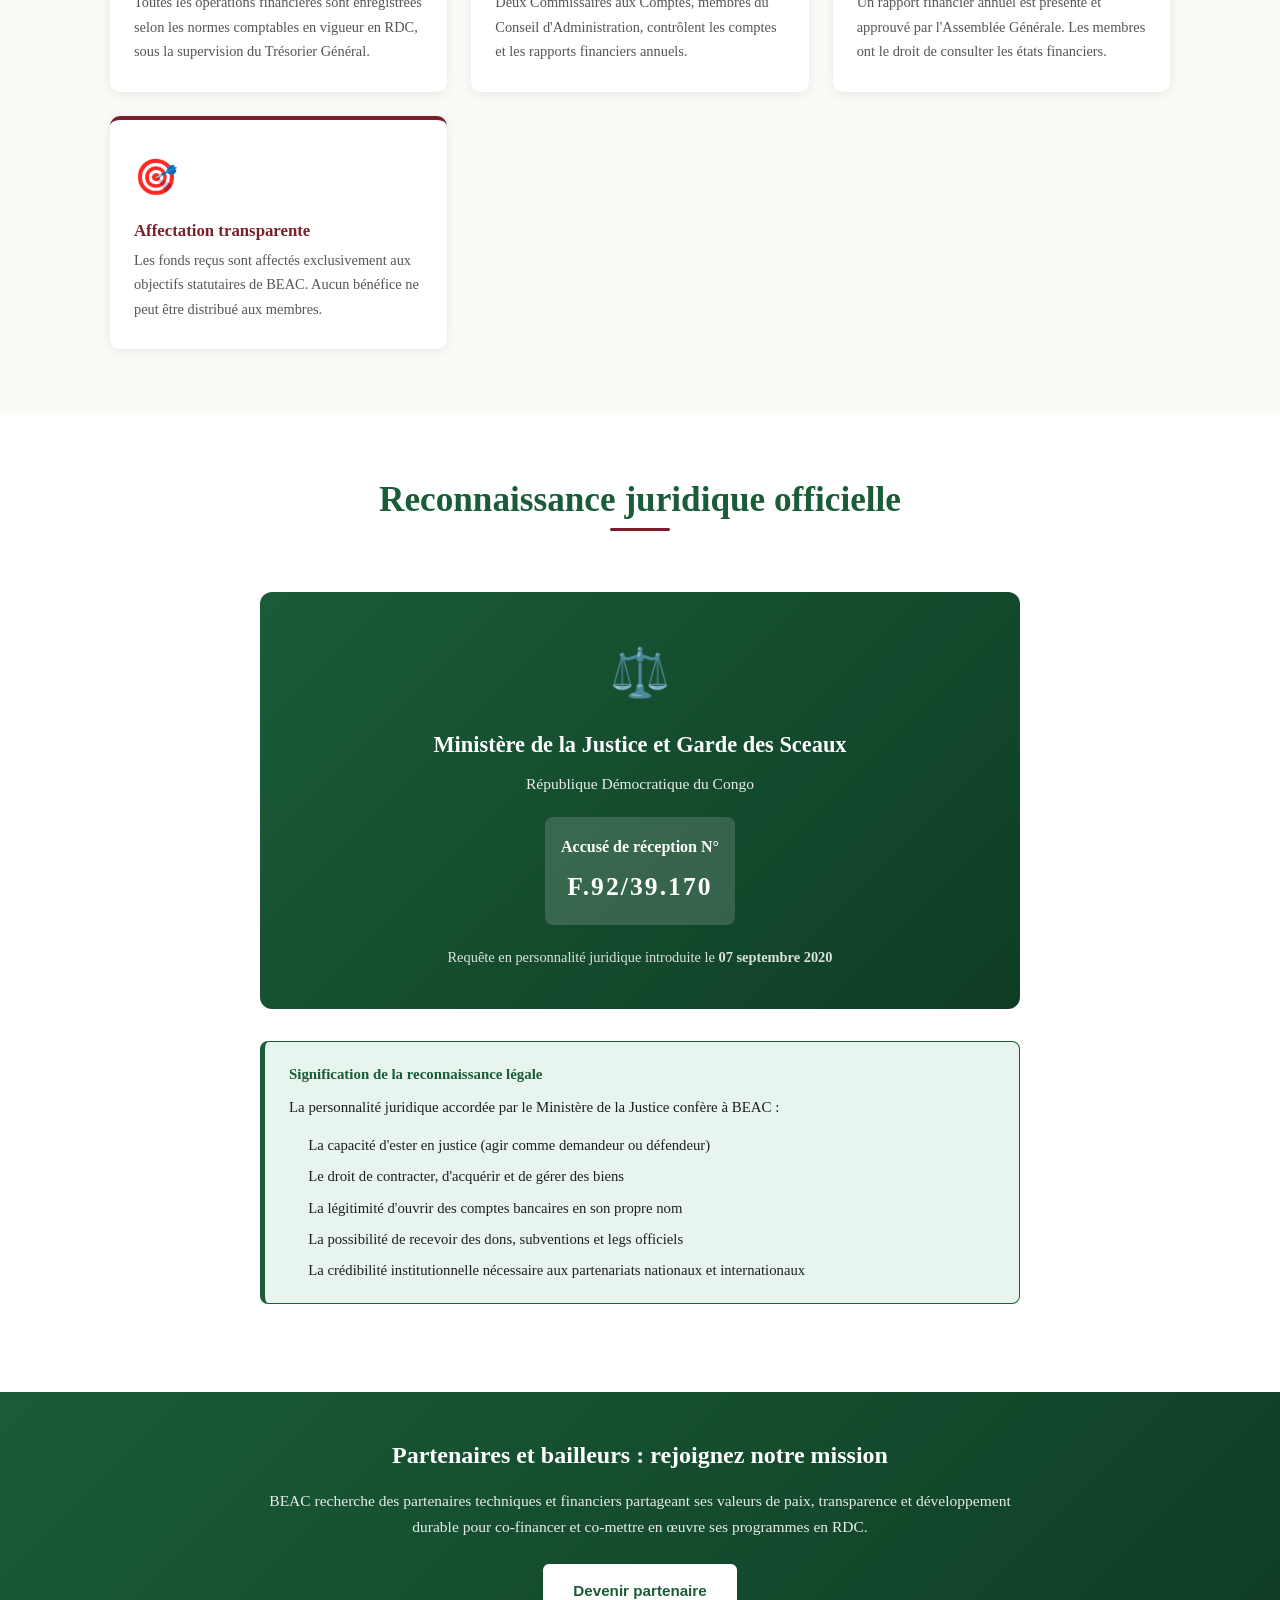
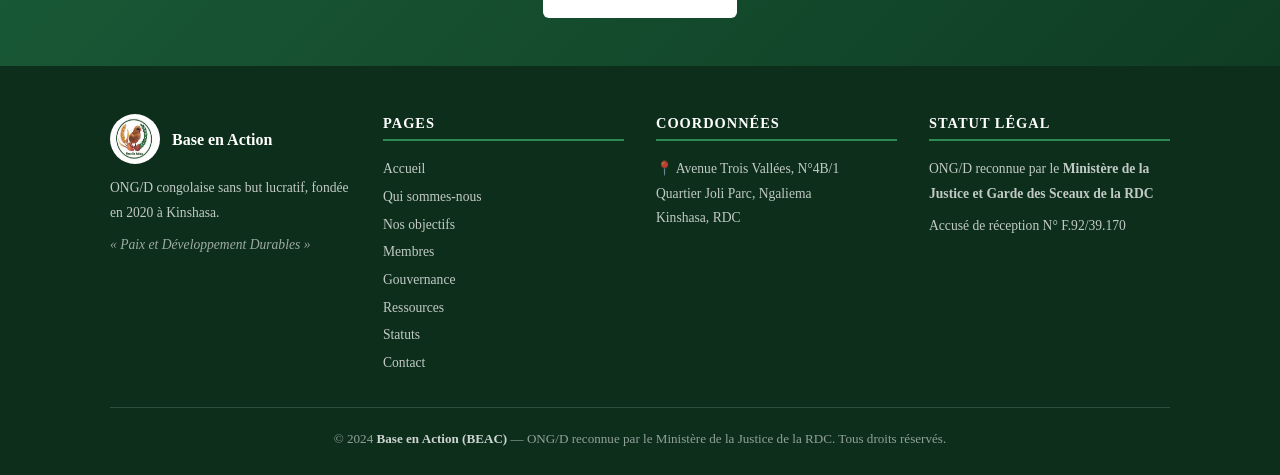
<file: ressources.html>
<!DOCTYPE html>
<html lang="fr">
<head>
  <meta charset="UTF-8"/>
  <meta name="viewport" content="width=device-width, initial-scale=1.0"/>
  <meta name="description" content="Ressources financières et transparence de Base en Action (BEAC) – sources de financement et reconnaissance légale."/>
  <title>Ressources &amp; Transparence – BEAC</title>
  <link rel="stylesheet" href="style.css"/>
  <link rel="icon" href="assets/logo.png" type="image/png"/>
</head>
<body>
<!-- SWITCHER PLATEFORME -->
<div class="plateforme-switcher">
  <div class="switcher-inner">
    <span class="switcher-label">Plateforme :</span>
    <a href="index.html" class="switcher-btn switcher-beac actif">🌿 BEAC — ONG</a>
    <a href="ard/index.html" class="switcher-btn switcher-ard">⚡ ARD — Parti politique</a>
  </div>
</div>


<header>
  <div class="header-inner">
    <a href="index.html" class="logo-wrap" aria-label="Accueil BEAC">
      <img src="assets/logo.png" alt="Logo BEAC"/>
      <div class="logo-text">
        <span class="org-name">Base en Action (BEAC)</span>
        <span class="org-devise">Paix et Développement Durables</span>
      </div>
    </a>
    <button class="hamburger" aria-label="Menu" aria-expanded="false">
      <span></span><span></span><span></span>
    </button>
    <nav aria-label="Navigation principale">
      <ul>
        <li><a href="index.html">Accueil</a></li>
        <li><a href="a-propos.html">Qui sommes-nous</a></li>
        <li><a href="objectifs.html">Nos objectifs</a></li>
        <li><a href="membres.html">Membres</a></li>
        <li><a href="gouvernance.html">Gouvernance</a></li>
        <li><a href="ressources.html">Ressources</a></li>
        <li><a href="statuts.html">Statuts</a></li>
        <li><a href="contact.html">Contact</a></li>
      </ul>
    </nav>
  </div>
</header>

<div class="page-hero">
  <p class="fil-ariane"><a href="index.html">Accueil</a> › Ressources &amp; Transparence</p>
  <h1>Ressources &amp; Transparence</h1>
  <p>Sources de financement, gestion des ressources et reconnaissance juridique officielle</p>
</div>

<!-- SOURCES DE FINANCEMENT -->
<section style="background:white;">
  <div class="container">
    <div class="section-titre">
      <h2>Sources de financement</h2>
      <p>Article 14 des statuts — Les ressources de BEAC proviennent de quatre sources principales</p>
    </div>
    <div class="ressources-grille">
      <div class="ressource-item">
        <span style="font-size:2rem;display:block;margin-bottom:.75rem;">💳</span>
        <h3>Cotisations des membres</h3>
        <p>Les membres effectifs de BEAC s'acquittent d'une cotisation annuelle dont le montant est fixé par l'Assemblée Générale. Ces fonds constituent la base autonome du financement de l'organisation et garantissent son indépendance.</p>
      </div>
      <div class="ressource-item" style="border-left-color:var(--bordeaux);">
        <span style="font-size:2rem;display:block;margin-bottom:.75rem;">🎁</span>
        <h3>Dons et legs</h3>
        <p>BEAC accepte les dons en nature ou en espèces, ainsi que les legs, provenant de personnes physiques ou morales, congolaises ou étrangères, dans le respect des lois de la RDC et des principes de transparence et de redevabilité.</p>
      </div>
      <div class="ressource-item">
        <span style="font-size:2rem;display:block;margin-bottom:.75rem;">💡</span>
        <h3>Activités d'autofinancement</h3>
        <p>BEAC peut organiser des activités génératrices de revenus dans le cadre de sa mission : formations payantes, vente de publications, événements de sensibilisation, prestations de services, etc., dans le respect de son statut d'ONG/D sans but lucratif.</p>
      </div>
      <div class="ressource-item" style="border-left-color:var(--bordeaux);">
        <span style="font-size:2rem;display:block;margin-bottom:.75rem;">🏛️</span>
        <h3>Subventions de l'État</h3>
        <p>Dans le cadre de partenariats avec le gouvernement congolais ou des bailleurs institutionnels internationaux, BEAC peut bénéficier de subventions affectées à des projets spécifiques, sous réserve de contrôle et de reporting conformes.</p>
      </div>
    </div>
  </div>
</section>

<!-- PRINCIPES DE GESTION -->
<section style="background:var(--creme);">
  <div class="container">
    <div class="section-titre">
      <h2>Principes de gestion financière</h2>
      <p>BEAC s'engage à une gestion rigoureuse, transparente et traçable de toutes ses ressources</p>
    </div>
    <div class="grille" style="grid-template-columns:repeat(auto-fill,minmax(250px,1fr));">
      <div class="carte">
        <span class="carte-icone">📊</span>
        <h3>Comptabilité rigoureuse</h3>
        <p>Toutes les opérations financières sont enregistrées selon les normes comptables en vigueur en RDC, sous la supervision du Trésorier Général.</p>
      </div>
      <div class="carte bordeaux">
        <span class="carte-icone">🔍</span>
        <h3>Contrôle interne</h3>
        <p>Deux Commissaires aux Comptes, membres du Conseil d'Administration, contrôlent les comptes et les rapports financiers annuels.</p>
      </div>
      <div class="carte">
        <span class="carte-icone">📋</span>
        <h3>Rapport annuel</h3>
        <p>Un rapport financier annuel est présenté et approuvé par l'Assemblée Générale. Les membres ont le droit de consulter les états financiers.</p>
      </div>
      <div class="carte bordeaux">
        <span class="carte-icone">🎯</span>
        <h3>Affectation transparente</h3>
        <p>Les fonds reçus sont affectés exclusivement aux objectifs statutaires de BEAC. Aucun bénéfice ne peut être distribué aux membres.</p>
      </div>
    </div>
  </div>
</section>

<!-- RECONNAISSANCE LÉGALE -->
<section style="background:white;">
  <div class="container" style="max-width:800px;">
    <div class="section-titre">
      <h2>Reconnaissance juridique officielle</h2>
    </div>
    <div style="background:linear-gradient(135deg,var(--vert),#0f3d24);border-radius:12px;padding:2.5rem;color:white;text-align:center;margin-bottom:2rem;">
      <div style="font-size:3rem;margin-bottom:1rem;">⚖️</div>
      <h3 style="color:white;font-size:1.4rem;margin-bottom:.75rem;">Ministère de la Justice et Garde des Sceaux</h3>
      <p style="opacity:.9;font-size:.97rem;margin-bottom:1.25rem;">République Démocratique du Congo</p>
      <div style="background:rgba(255,255,255,.15);border-radius:8px;padding:1rem;display:inline-block;">
        <p style="margin:0;font-size:1rem;"><strong>Accusé de réception N°</strong></p>
        <p style="font-size:1.6rem;font-weight:bold;letter-spacing:.08em;margin:.3rem 0 0;">F.92/39.170</p>
      </div>
      <p style="margin-top:1.25rem;opacity:.85;font-size:.9rem;">Requête en personnalité juridique introduite le <strong>07 septembre 2020</strong></p>
    </div>

    <div class="encadre">
      <p><strong>Signification de la reconnaissance légale</strong></p>
      <p style="margin-top:.5rem;">La personnalité juridique accordée par le Ministère de la Justice confère à BEAC :</p>
      <ul style="margin-top:.75rem;padding-left:1.2rem;display:flex;flex-direction:column;gap:.4rem;">
        <li style="font-size:.92rem;">La capacité d'ester en justice (agir comme demandeur ou défendeur)</li>
        <li style="font-size:.92rem;">Le droit de contracter, d'acquérir et de gérer des biens</li>
        <li style="font-size:.92rem;">La légitimité d'ouvrir des comptes bancaires en son propre nom</li>
        <li style="font-size:.92rem;">La possibilité de recevoir des dons, subventions et legs officiels</li>
        <li style="font-size:.92rem;">La crédibilité institutionnelle nécessaire aux partenariats nationaux et internationaux</li>
      </ul>
    </div>
  </div>
</section>

<!-- APPEL AUX PARTENAIRES -->
<div class="bandeau-stats">
  <div class="container" style="max-width:800px;text-align:center;">
    <h2 style="color:white;font-size:1.5rem;margin-bottom:1rem;">Partenaires et bailleurs : rejoignez notre mission</h2>
    <p style="opacity:.9;font-size:.97rem;margin-bottom:1.5rem;">BEAC recherche des partenaires techniques et financiers partageant ses valeurs de paix, transparence et développement durable pour co-financer et co-mettre en œuvre ses programmes en RDC.</p>
    <a href="contact.html" class="btn btn-primaire">Devenir partenaire</a>
  </div>
</div>

<footer>
  <div class="container">
    <div class="footer-grille">
      <div class="footer-col">
        <div class="footer-logo-wrap">
          <img src="assets/logo.png" alt="BEAC"/>
          <span class="name">Base en Action</span>
        </div>
        <p>ONG/D congolaise sans but lucratif, fondée en 2020 à Kinshasa.</p>
        <p style="margin-top:.5rem;font-style:italic;color:rgba(255,255,255,.6);">« Paix et Développement Durables »</p>
      </div>
      <div class="footer-col">
        <h4>Pages</h4>
        <ul>
          <li><a href="index.html">Accueil</a></li>
          <li><a href="a-propos.html">Qui sommes-nous</a></li>
          <li><a href="objectifs.html">Nos objectifs</a></li>
          <li><a href="membres.html">Membres</a></li>
          <li><a href="gouvernance.html">Gouvernance</a></li>
          <li><a href="ressources.html">Ressources</a></li>
          <li><a href="statuts.html">Statuts</a></li>
          <li><a href="contact.html">Contact</a></li>
        </ul>
      </div>
      <div class="footer-col">
        <h4>Coordonnées</h4>
        <p>📍 Avenue Trois Vallées, N°4B/1<br/>Quartier Joli Parc, Ngaliema<br/>Kinshasa, RDC</p>
      </div>
      <div class="footer-col">
        <h4>Statut légal</h4>
        <p>ONG/D reconnue par le <strong>Ministère de la Justice et Garde des Sceaux de la RDC</strong></p>
        <p style="margin-top:.5rem;">Accusé de réception N° F.92/39.170</p>
      </div>
    </div>
    <div class="footer-bas">
      <p>&copy; 2024 <strong>Base en Action (BEAC)</strong> — ONG/D reconnue par le Ministère de la Justice de la RDC. Tous droits réservés.</p>
    </div>
  </div>
</footer>

<button id="scrollTop" aria-label="Retour en haut">&#8679;</button>
<script src="script.js"></script>
</body>
</html>
</file>
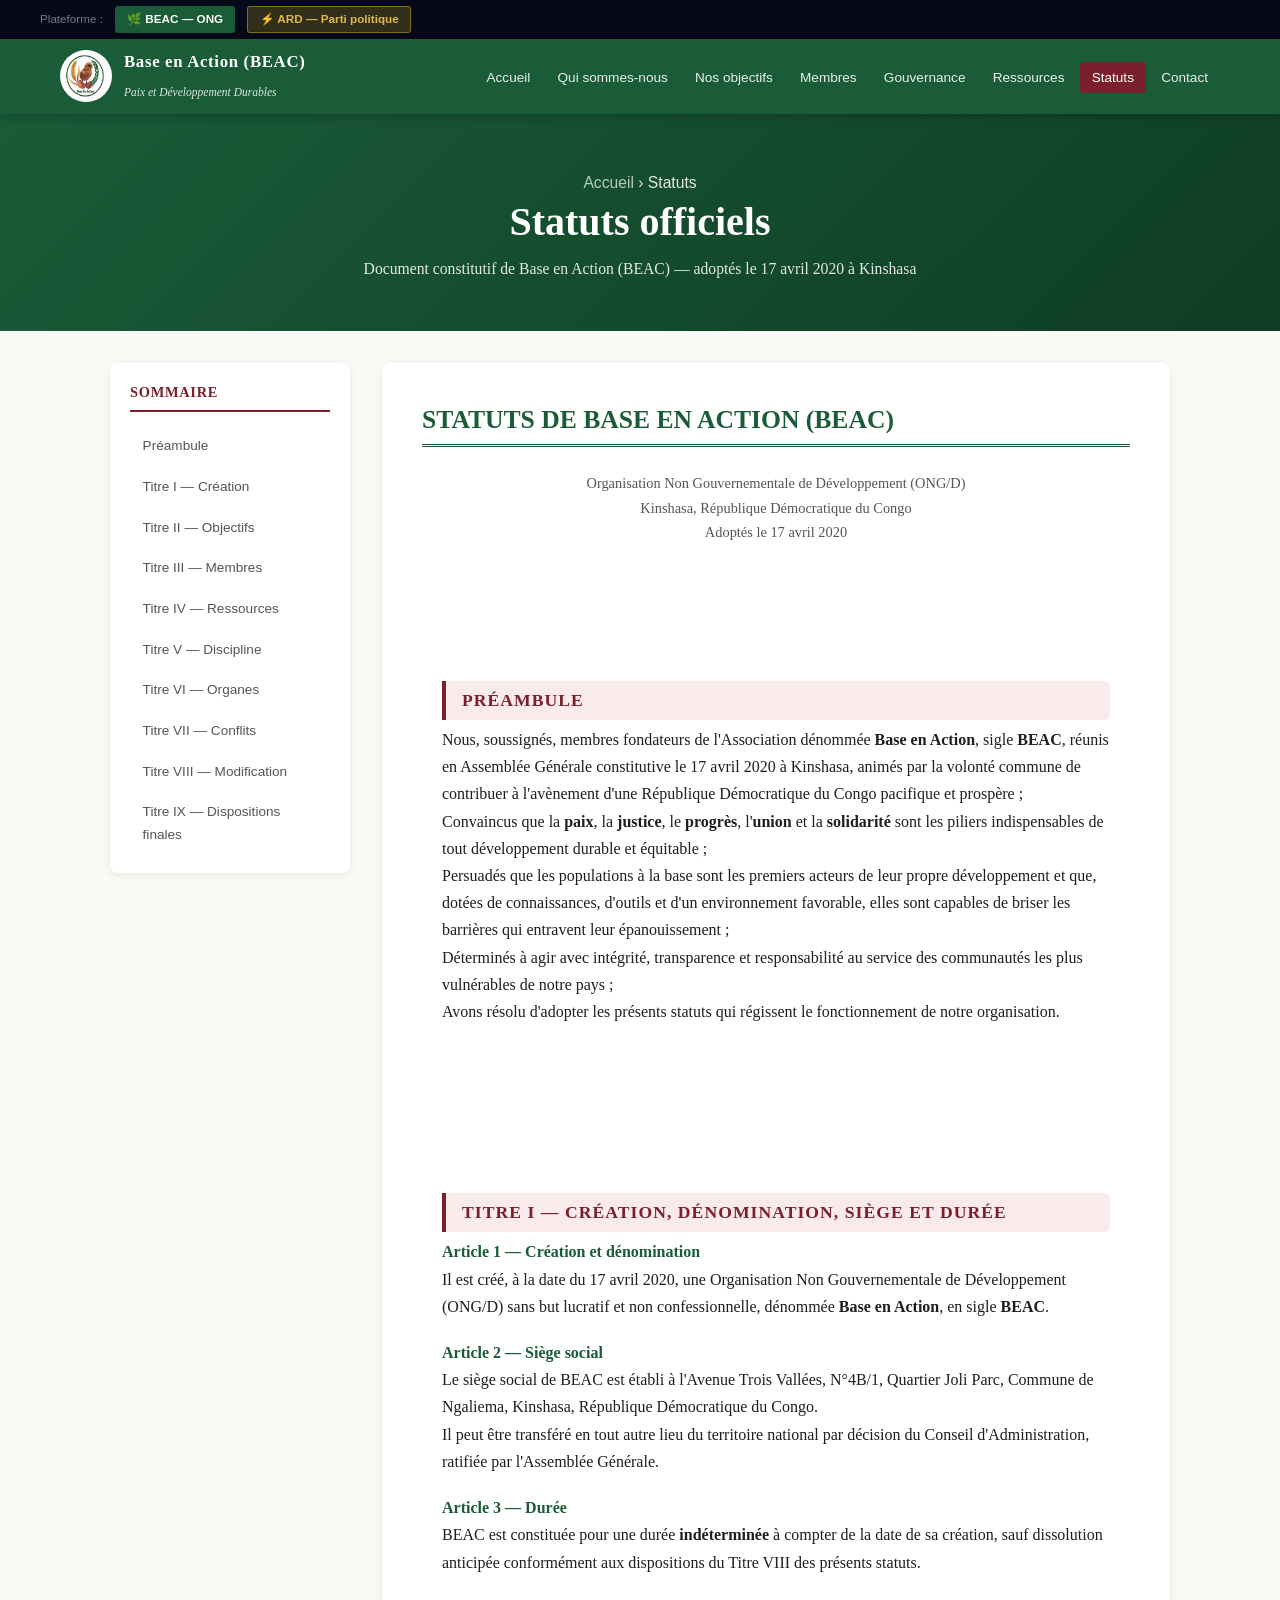
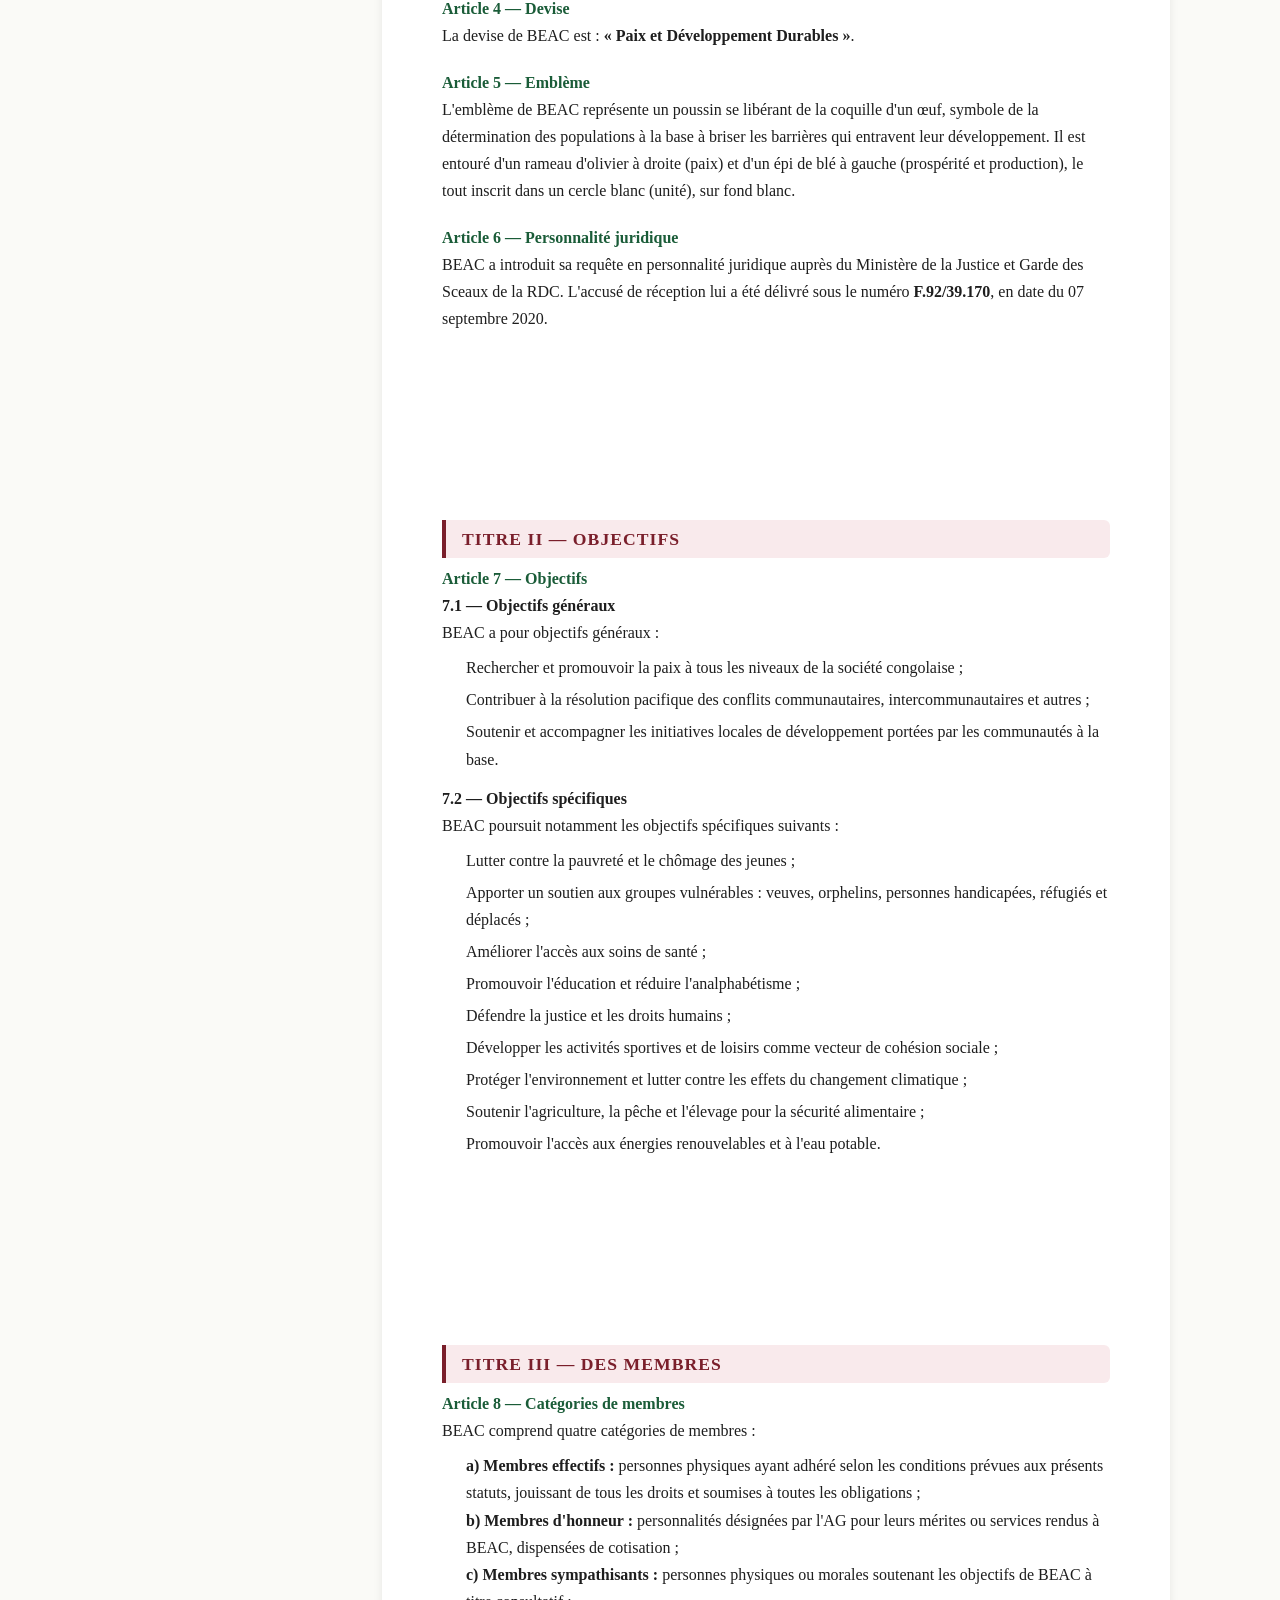
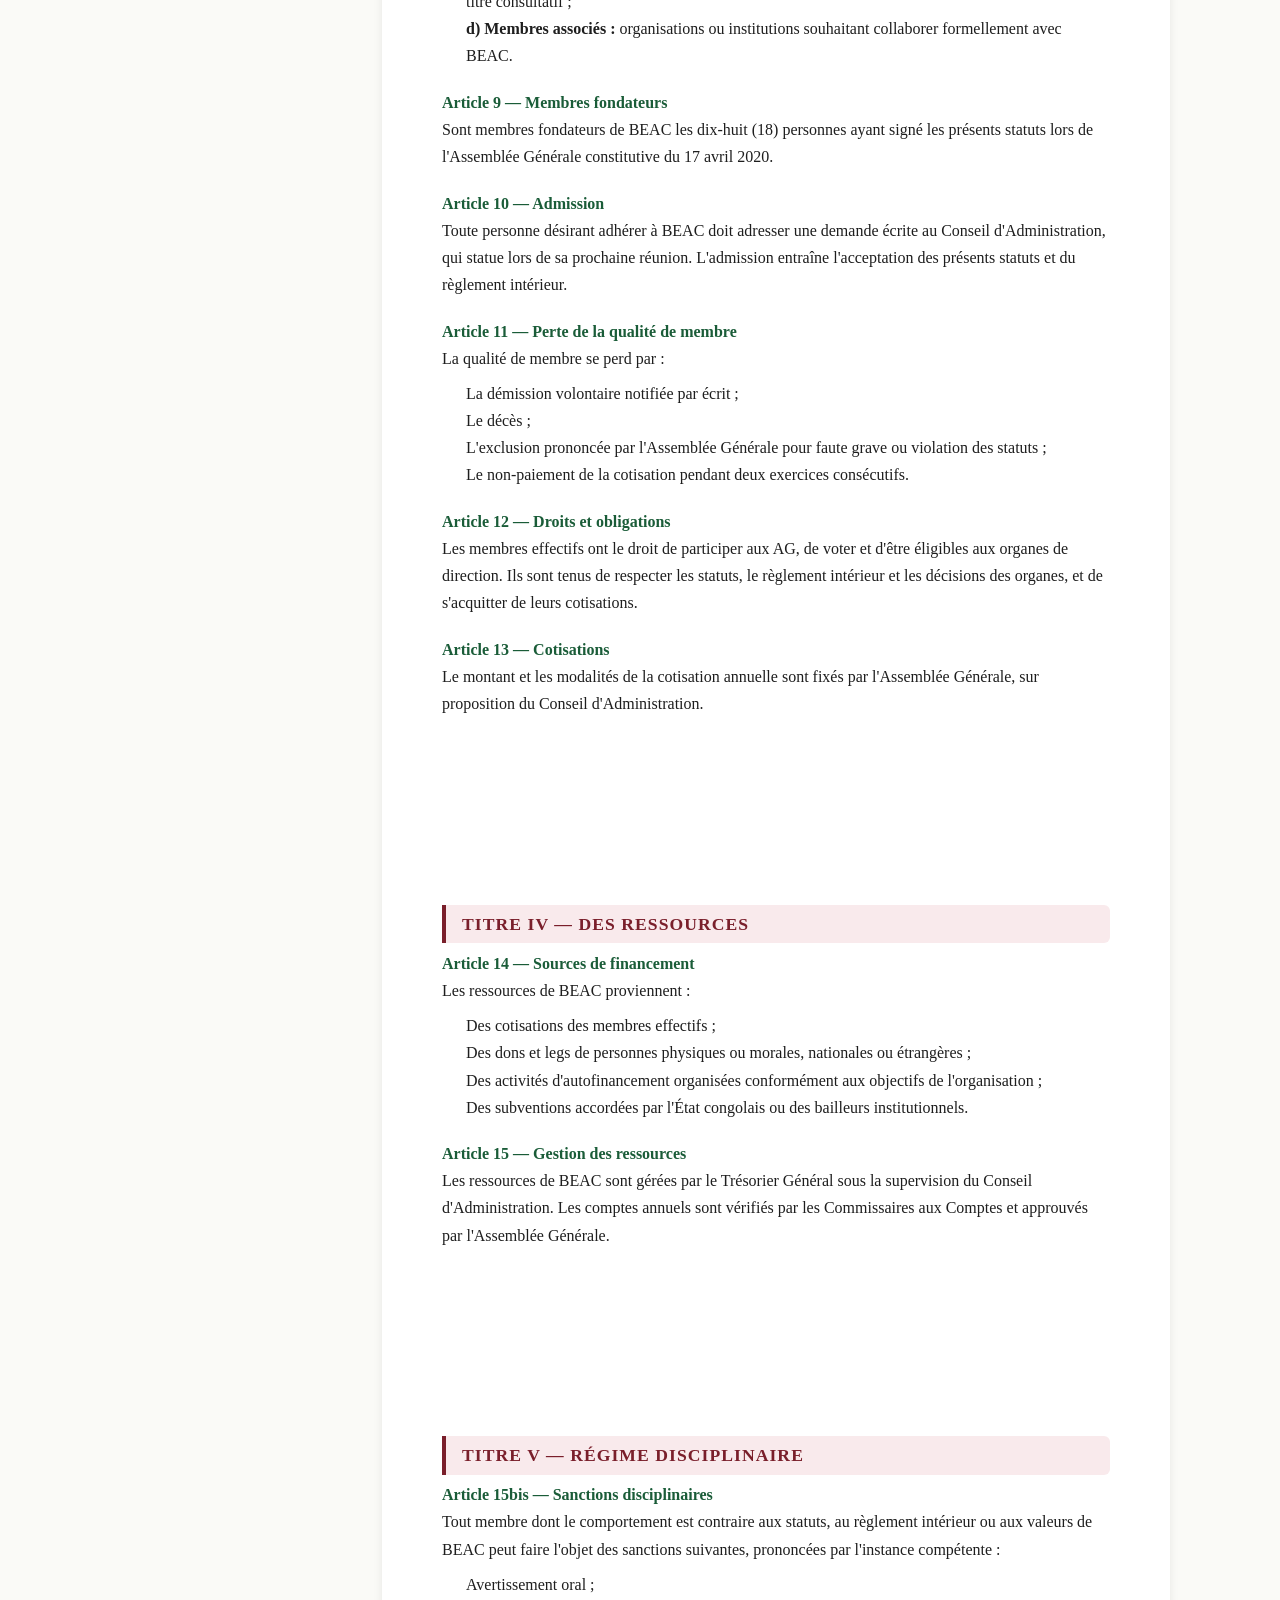
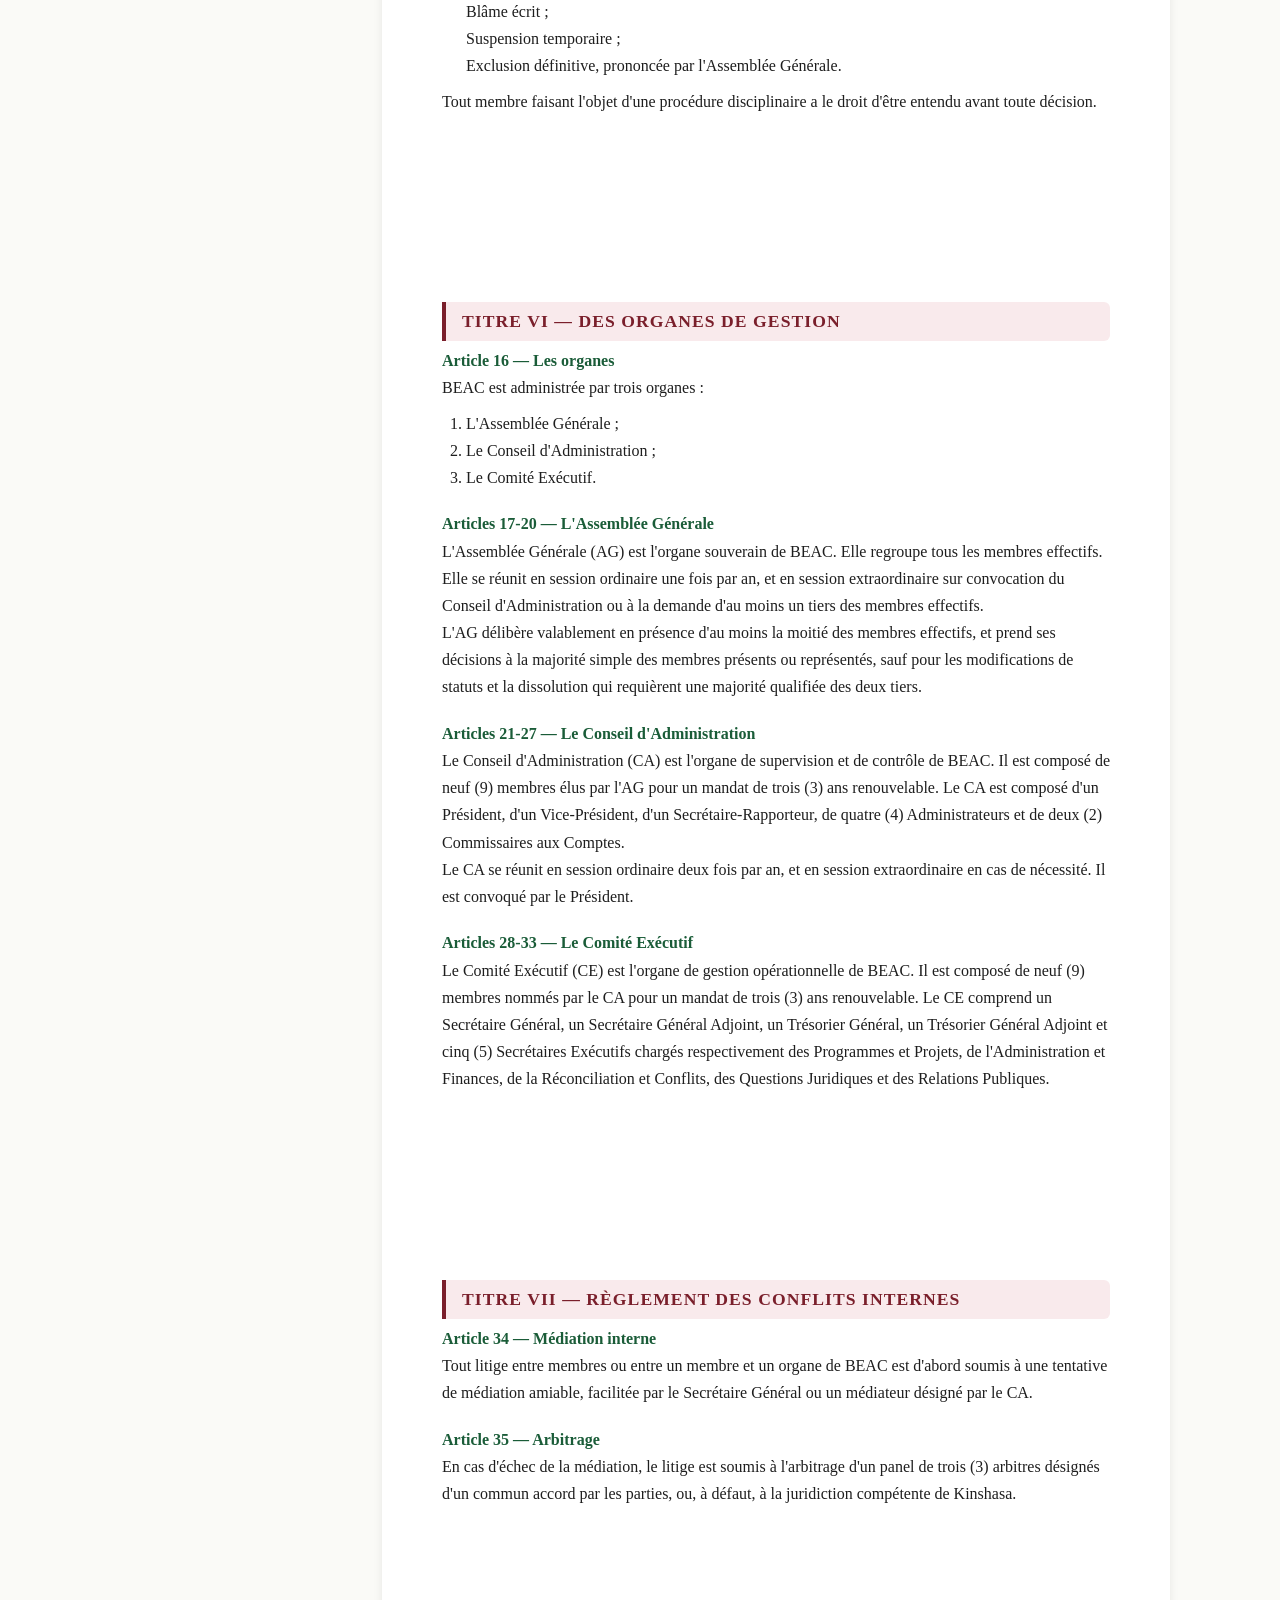
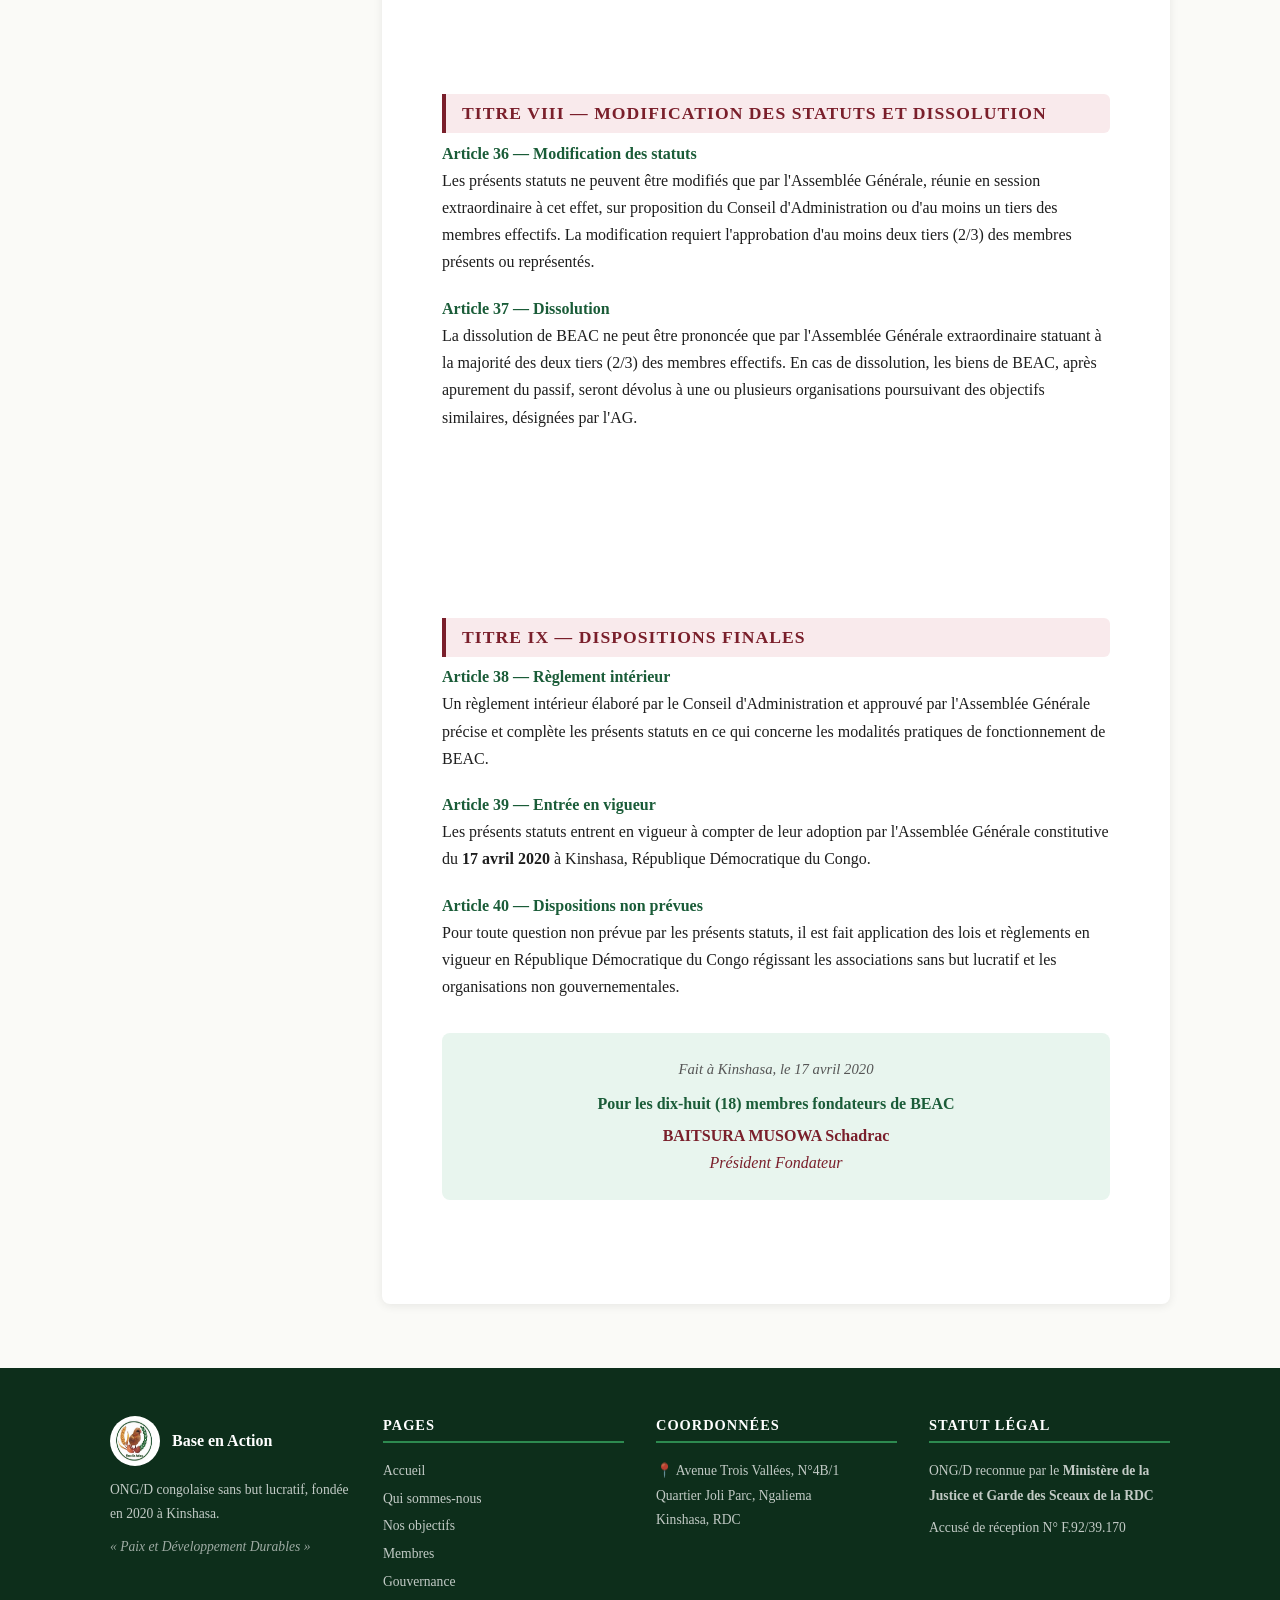
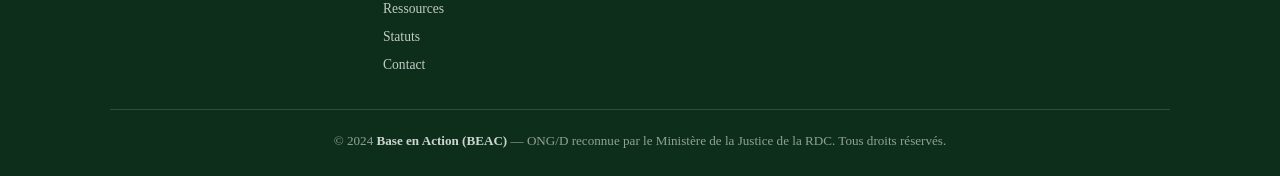
<file: statuts.html>
<!DOCTYPE html>
<html lang="fr">
<head>
  <meta charset="UTF-8"/>
  <meta name="viewport" content="width=device-width, initial-scale=1.0"/>
  <meta name="description" content="Statuts officiels complets de Base en Action (BEAC), ONG congolaise de développement fondée en 2020."/>
  <title>Statuts officiels – BEAC</title>
  <link rel="stylesheet" href="style.css"/>
  <link rel="icon" href="assets/logo.png" type="image/png"/>
  <style>
    .actif-doc {
      background: var(--vert-pale) !important;
      color: var(--vert) !important;
      border-left-color: var(--vert) !important;
    }
  </style>
</head>
<body>
<!-- SWITCHER PLATEFORME -->
<div class="plateforme-switcher">
  <div class="switcher-inner">
    <span class="switcher-label">Plateforme :</span>
    <a href="index.html" class="switcher-btn switcher-beac actif">🌿 BEAC — ONG</a>
    <a href="ard/index.html" class="switcher-btn switcher-ard">⚡ ARD — Parti politique</a>
  </div>
</div>


<header>
  <div class="header-inner">
    <a href="index.html" class="logo-wrap" aria-label="Accueil BEAC">
      <img src="assets/logo.png" alt="Logo BEAC"/>
      <div class="logo-text">
        <span class="org-name">Base en Action (BEAC)</span>
        <span class="org-devise">Paix et Développement Durables</span>
      </div>
    </a>
    <button class="hamburger" aria-label="Menu" aria-expanded="false">
      <span></span><span></span><span></span>
    </button>
    <nav aria-label="Navigation principale">
      <ul>
        <li><a href="index.html">Accueil</a></li>
        <li><a href="a-propos.html">Qui sommes-nous</a></li>
        <li><a href="objectifs.html">Nos objectifs</a></li>
        <li><a href="membres.html">Membres</a></li>
        <li><a href="gouvernance.html">Gouvernance</a></li>
        <li><a href="ressources.html">Ressources</a></li>
        <li><a href="statuts.html">Statuts</a></li>
        <li><a href="contact.html">Contact</a></li>
      </ul>
    </nav>
  </div>
</header>

<div class="page-hero">
  <p class="fil-ariane"><a href="index.html">Accueil</a> › Statuts</p>
  <h1>Statuts officiels</h1>
  <p>Document constitutif de Base en Action (BEAC) — adoptés le 17 avril 2020 à Kinshasa</p>
</div>

<div class="statuts-layout">

  <!-- NAVIGATION LATÉRALE -->
  <aside class="statuts-nav" aria-label="Sommaire des statuts">
    <h3>Sommaire</h3>
    <ul>
      <li><a href="#preambule">Préambule</a></li>
      <li><a href="#titre-I">Titre I — Création</a></li>
      <li><a href="#titre-II">Titre II — Objectifs</a></li>
      <li><a href="#titre-III">Titre III — Membres</a></li>
      <li><a href="#titre-IV">Titre IV — Ressources</a></li>
      <li><a href="#titre-V">Titre V — Discipline</a></li>
      <li><a href="#titre-VI">Titre VI — Organes</a></li>
      <li><a href="#titre-VII">Titre VII — Conflits</a></li>
      <li><a href="#titre-VIII">Titre VIII — Modification</a></li>
      <li><a href="#titre-IX">Titre IX — Dispositions finales</a></li>
    </ul>
  </aside>

  <!-- CONTENU DES STATUTS -->
  <main class="statuts-content" role="main">
    <h1 class="statuts-titre">STATUTS DE BASE EN ACTION (BEAC)</h1>
    <p style="text-align:center;color:var(--texte-doux);font-size:.9rem;margin-bottom:2rem;">Organisation Non Gouvernementale de Développement (ONG/D)<br/>Kinshasa, République Démocratique du Congo<br/>Adoptés le 17 avril 2020</p>

    <!-- PRÉAMBULE -->
    <section id="preambule">
      <h2 class="titre-section">Préambule</h2>
      <p>Nous, soussignés, membres fondateurs de l'Association dénommée <strong>Base en Action</strong>, sigle <strong>BEAC</strong>, réunis en Assemblée Générale constitutive le 17 avril 2020 à Kinshasa, animés par la volonté commune de contribuer à l'avènement d'une République Démocratique du Congo pacifique et prospère ;</p>
      <p>Convaincus que la <strong>paix</strong>, la <strong>justice</strong>, le <strong>progrès</strong>, l'<strong>union</strong> et la <strong>solidarité</strong> sont les piliers indispensables de tout développement durable et équitable ;</p>
      <p>Persuadés que les populations à la base sont les premiers acteurs de leur propre développement et que, dotées de connaissances, d'outils et d'un environnement favorable, elles sont capables de briser les barrières qui entravent leur épanouissement ;</p>
      <p>Déterminés à agir avec intégrité, transparence et responsabilité au service des communautés les plus vulnérables de notre pays ;</p>
      <p>Avons résolu d'adopter les présents statuts qui régissent le fonctionnement de notre organisation.</p>
    </section>

    <!-- TITRE I -->
    <section id="titre-I">
      <h2 class="titre-section">Titre I — Création, Dénomination, Siège et Durée</h2>

      <div class="article">
        <p><span class="article-num">Article 1 — Création et dénomination</span></p>
        <p>Il est créé, à la date du 17 avril 2020, une Organisation Non Gouvernementale de Développement (ONG/D) sans but lucratif et non confessionnelle, dénommée <strong>Base en Action</strong>, en sigle <strong>BEAC</strong>.</p>
      </div>

      <div class="article">
        <p><span class="article-num">Article 2 — Siège social</span></p>
        <p>Le siège social de BEAC est établi à l'Avenue Trois Vallées, N°4B/1, Quartier Joli Parc, Commune de Ngaliema, Kinshasa, République Démocratique du Congo.</p>
        <p>Il peut être transféré en tout autre lieu du territoire national par décision du Conseil d'Administration, ratifiée par l'Assemblée Générale.</p>
      </div>

      <div class="article">
        <p><span class="article-num">Article 3 — Durée</span></p>
        <p>BEAC est constituée pour une durée <strong>indéterminée</strong> à compter de la date de sa création, sauf dissolution anticipée conformément aux dispositions du Titre VIII des présents statuts.</p>
      </div>

      <div class="article">
        <p><span class="article-num">Article 4 — Devise</span></p>
        <p>La devise de BEAC est : <strong>« Paix et Développement Durables »</strong>.</p>
      </div>

      <div class="article">
        <p><span class="article-num">Article 5 — Emblème</span></p>
        <p>L'emblème de BEAC représente un poussin se libérant de la coquille d'un œuf, symbole de la détermination des populations à la base à briser les barrières qui entravent leur développement. Il est entouré d'un rameau d'olivier à droite (paix) et d'un épi de blé à gauche (prospérité et production), le tout inscrit dans un cercle blanc (unité), sur fond blanc.</p>
      </div>

      <div class="article">
        <p><span class="article-num">Article 6 — Personnalité juridique</span></p>
        <p>BEAC a introduit sa requête en personnalité juridique auprès du Ministère de la Justice et Garde des Sceaux de la RDC. L'accusé de réception lui a été délivré sous le numéro <strong>F.92/39.170</strong>, en date du 07 septembre 2020.</p>
      </div>
    </section>

    <!-- TITRE II -->
    <section id="titre-II">
      <h2 class="titre-section">Titre II — Objectifs</h2>

      <div class="article">
        <p><span class="article-num">Article 7 — Objectifs</span></p>
        <p><strong>7.1 — Objectifs généraux</strong></p>
        <p>BEAC a pour objectifs généraux :</p>
        <ul style="padding-left:1.5rem;margin:.5rem 0;display:flex;flex-direction:column;gap:.3rem;">
          <li>Rechercher et promouvoir la paix à tous les niveaux de la société congolaise ;</li>
          <li>Contribuer à la résolution pacifique des conflits communautaires, intercommunautaires et autres ;</li>
          <li>Soutenir et accompagner les initiatives locales de développement portées par les communautés à la base.</li>
        </ul>

        <p style="margin-top:.75rem;"><strong>7.2 — Objectifs spécifiques</strong></p>
        <p>BEAC poursuit notamment les objectifs spécifiques suivants :</p>
        <ul style="padding-left:1.5rem;margin:.5rem 0;display:flex;flex-direction:column;gap:.3rem;">
          <li>Lutter contre la pauvreté et le chômage des jeunes ;</li>
          <li>Apporter un soutien aux groupes vulnérables : veuves, orphelins, personnes handicapées, réfugiés et déplacés ;</li>
          <li>Améliorer l'accès aux soins de santé ;</li>
          <li>Promouvoir l'éducation et réduire l'analphabétisme ;</li>
          <li>Défendre la justice et les droits humains ;</li>
          <li>Développer les activités sportives et de loisirs comme vecteur de cohésion sociale ;</li>
          <li>Protéger l'environnement et lutter contre les effets du changement climatique ;</li>
          <li>Soutenir l'agriculture, la pêche et l'élevage pour la sécurité alimentaire ;</li>
          <li>Promouvoir l'accès aux énergies renouvelables et à l'eau potable.</li>
        </ul>
      </div>
    </section>

    <!-- TITRE III -->
    <section id="titre-III">
      <h2 class="titre-section">Titre III — Des Membres</h2>

      <div class="article">
        <p><span class="article-num">Article 8 — Catégories de membres</span></p>
        <p>BEAC comprend quatre catégories de membres :</p>
        <ul style="padding-left:1.5rem;margin:.5rem 0;">
          <li><strong>a) Membres effectifs :</strong> personnes physiques ayant adhéré selon les conditions prévues aux présents statuts, jouissant de tous les droits et soumises à toutes les obligations ;</li>
          <li><strong>b) Membres d'honneur :</strong> personnalités désignées par l'AG pour leurs mérites ou services rendus à BEAC, dispensées de cotisation ;</li>
          <li><strong>c) Membres sympathisants :</strong> personnes physiques ou morales soutenant les objectifs de BEAC à titre consultatif ;</li>
          <li><strong>d) Membres associés :</strong> organisations ou institutions souhaitant collaborer formellement avec BEAC.</li>
        </ul>
      </div>

      <div class="article">
        <p><span class="article-num">Article 9 — Membres fondateurs</span></p>
        <p>Sont membres fondateurs de BEAC les dix-huit (18) personnes ayant signé les présents statuts lors de l'Assemblée Générale constitutive du 17 avril 2020.</p>
      </div>

      <div class="article">
        <p><span class="article-num">Article 10 — Admission</span></p>
        <p>Toute personne désirant adhérer à BEAC doit adresser une demande écrite au Conseil d'Administration, qui statue lors de sa prochaine réunion. L'admission entraîne l'acceptation des présents statuts et du règlement intérieur.</p>
      </div>

      <div class="article">
        <p><span class="article-num">Article 11 — Perte de la qualité de membre</span></p>
        <p>La qualité de membre se perd par :</p>
        <ul style="padding-left:1.5rem;margin:.5rem 0;">
          <li>La démission volontaire notifiée par écrit ;</li>
          <li>Le décès ;</li>
          <li>L'exclusion prononcée par l'Assemblée Générale pour faute grave ou violation des statuts ;</li>
          <li>Le non-paiement de la cotisation pendant deux exercices consécutifs.</li>
        </ul>
      </div>

      <div class="article">
        <p><span class="article-num">Article 12 — Droits et obligations</span></p>
        <p>Les membres effectifs ont le droit de participer aux AG, de voter et d'être éligibles aux organes de direction. Ils sont tenus de respecter les statuts, le règlement intérieur et les décisions des organes, et de s'acquitter de leurs cotisations.</p>
      </div>

      <div class="article">
        <p><span class="article-num">Article 13 — Cotisations</span></p>
        <p>Le montant et les modalités de la cotisation annuelle sont fixés par l'Assemblée Générale, sur proposition du Conseil d'Administration.</p>
      </div>
    </section>

    <!-- TITRE IV -->
    <section id="titre-IV">
      <h2 class="titre-section">Titre IV — Des Ressources</h2>

      <div class="article">
        <p><span class="article-num">Article 14 — Sources de financement</span></p>
        <p>Les ressources de BEAC proviennent :</p>
        <ul style="padding-left:1.5rem;margin:.5rem 0;">
          <li>Des cotisations des membres effectifs ;</li>
          <li>Des dons et legs de personnes physiques ou morales, nationales ou étrangères ;</li>
          <li>Des activités d'autofinancement organisées conformément aux objectifs de l'organisation ;</li>
          <li>Des subventions accordées par l'État congolais ou des bailleurs institutionnels.</li>
        </ul>
      </div>

      <div class="article">
        <p><span class="article-num">Article 15 — Gestion des ressources</span></p>
        <p>Les ressources de BEAC sont gérées par le Trésorier Général sous la supervision du Conseil d'Administration. Les comptes annuels sont vérifiés par les Commissaires aux Comptes et approuvés par l'Assemblée Générale.</p>
      </div>
    </section>

    <!-- TITRE V -->
    <section id="titre-V">
      <h2 class="titre-section">Titre V — Régime disciplinaire</h2>

      <div class="article">
        <p><span class="article-num">Article 15bis — Sanctions disciplinaires</span></p>
        <p>Tout membre dont le comportement est contraire aux statuts, au règlement intérieur ou aux valeurs de BEAC peut faire l'objet des sanctions suivantes, prononcées par l'instance compétente :</p>
        <ul style="padding-left:1.5rem;margin:.5rem 0;">
          <li>Avertissement oral ;</li>
          <li>Blâme écrit ;</li>
          <li>Suspension temporaire ;</li>
          <li>Exclusion définitive, prononcée par l'Assemblée Générale.</li>
        </ul>
        <p>Tout membre faisant l'objet d'une procédure disciplinaire a le droit d'être entendu avant toute décision.</p>
      </div>
    </section>

    <!-- TITRE VI -->
    <section id="titre-VI">
      <h2 class="titre-section">Titre VI — Des Organes de Gestion</h2>

      <div class="article">
        <p><span class="article-num">Article 16 — Les organes</span></p>
        <p>BEAC est administrée par trois organes :</p>
        <ol style="padding-left:1.5rem;margin:.5rem 0;">
          <li>L'Assemblée Générale ;</li>
          <li>Le Conseil d'Administration ;</li>
          <li>Le Comité Exécutif.</li>
        </ol>
      </div>

      <div class="article">
        <p><span class="article-num">Articles 17-20 — L'Assemblée Générale</span></p>
        <p>L'Assemblée Générale (AG) est l'organe souverain de BEAC. Elle regroupe tous les membres effectifs. Elle se réunit en session ordinaire une fois par an, et en session extraordinaire sur convocation du Conseil d'Administration ou à la demande d'au moins un tiers des membres effectifs.</p>
        <p>L'AG délibère valablement en présence d'au moins la moitié des membres effectifs, et prend ses décisions à la majorité simple des membres présents ou représentés, sauf pour les modifications de statuts et la dissolution qui requièrent une majorité qualifiée des deux tiers.</p>
      </div>

      <div class="article">
        <p><span class="article-num">Articles 21-27 — Le Conseil d'Administration</span></p>
        <p>Le Conseil d'Administration (CA) est l'organe de supervision et de contrôle de BEAC. Il est composé de neuf (9) membres élus par l'AG pour un mandat de trois (3) ans renouvelable. Le CA est composé d'un Président, d'un Vice-Président, d'un Secrétaire-Rapporteur, de quatre (4) Administrateurs et de deux (2) Commissaires aux Comptes.</p>
        <p>Le CA se réunit en session ordinaire deux fois par an, et en session extraordinaire en cas de nécessité. Il est convoqué par le Président.</p>
      </div>

      <div class="article">
        <p><span class="article-num">Articles 28-33 — Le Comité Exécutif</span></p>
        <p>Le Comité Exécutif (CE) est l'organe de gestion opérationnelle de BEAC. Il est composé de neuf (9) membres nommés par le CA pour un mandat de trois (3) ans renouvelable. Le CE comprend un Secrétaire Général, un Secrétaire Général Adjoint, un Trésorier Général, un Trésorier Général Adjoint et cinq (5) Secrétaires Exécutifs chargés respectivement des Programmes et Projets, de l'Administration et Finances, de la Réconciliation et Conflits, des Questions Juridiques et des Relations Publiques.</p>
      </div>
    </section>

    <!-- TITRE VII -->
    <section id="titre-VII">
      <h2 class="titre-section">Titre VII — Règlement des conflits internes</h2>

      <div class="article">
        <p><span class="article-num">Article 34 — Médiation interne</span></p>
        <p>Tout litige entre membres ou entre un membre et un organe de BEAC est d'abord soumis à une tentative de médiation amiable, facilitée par le Secrétaire Général ou un médiateur désigné par le CA.</p>
      </div>

      <div class="article">
        <p><span class="article-num">Article 35 — Arbitrage</span></p>
        <p>En cas d'échec de la médiation, le litige est soumis à l'arbitrage d'un panel de trois (3) arbitres désignés d'un commun accord par les parties, ou, à défaut, à la juridiction compétente de Kinshasa.</p>
      </div>
    </section>

    <!-- TITRE VIII -->
    <section id="titre-VIII">
      <h2 class="titre-section">Titre VIII — Modification des statuts et Dissolution</h2>

      <div class="article">
        <p><span class="article-num">Article 36 — Modification des statuts</span></p>
        <p>Les présents statuts ne peuvent être modifiés que par l'Assemblée Générale, réunie en session extraordinaire à cet effet, sur proposition du Conseil d'Administration ou d'au moins un tiers des membres effectifs. La modification requiert l'approbation d'au moins deux tiers (2/3) des membres présents ou représentés.</p>
      </div>

      <div class="article">
        <p><span class="article-num">Article 37 — Dissolution</span></p>
        <p>La dissolution de BEAC ne peut être prononcée que par l'Assemblée Générale extraordinaire statuant à la majorité des deux tiers (2/3) des membres effectifs. En cas de dissolution, les biens de BEAC, après apurement du passif, seront dévolus à une ou plusieurs organisations poursuivant des objectifs similaires, désignées par l'AG.</p>
      </div>
    </section>

    <!-- TITRE IX -->
    <section id="titre-IX">
      <h2 class="titre-section">Titre IX — Dispositions finales</h2>

      <div class="article">
        <p><span class="article-num">Article 38 — Règlement intérieur</span></p>
        <p>Un règlement intérieur élaboré par le Conseil d'Administration et approuvé par l'Assemblée Générale précise et complète les présents statuts en ce qui concerne les modalités pratiques de fonctionnement de BEAC.</p>
      </div>

      <div class="article">
        <p><span class="article-num">Article 39 — Entrée en vigueur</span></p>
        <p>Les présents statuts entrent en vigueur à compter de leur adoption par l'Assemblée Générale constitutive du <strong>17 avril 2020</strong> à Kinshasa, République Démocratique du Congo.</p>
      </div>

      <div class="article">
        <p><span class="article-num">Article 40 — Dispositions non prévues</span></p>
        <p>Pour toute question non prévue par les présents statuts, il est fait application des lois et règlements en vigueur en République Démocratique du Congo régissant les associations sans but lucratif et les organisations non gouvernementales.</p>
      </div>

      <div style="margin-top:2rem;padding:1.5rem;background:var(--vert-pale);border-radius:8px;text-align:center;">
        <p style="font-style:italic;color:var(--texte-doux);font-size:.92rem;">Fait à Kinshasa, le 17 avril 2020</p>
        <p style="margin-top:.5rem;font-weight:bold;color:var(--vert);">Pour les dix-huit (18) membres fondateurs de BEAC</p>
        <p style="color:var(--bordeaux);margin-top:.3rem;"><strong>BAITSURA MUSOWA Schadrac</strong><br/><em>Président Fondateur</em></p>
      </div>
    </section>
  </main>
</div>

<footer>
  <div class="container">
    <div class="footer-grille">
      <div class="footer-col">
        <div class="footer-logo-wrap">
          <img src="assets/logo.png" alt="BEAC"/>
          <span class="name">Base en Action</span>
        </div>
        <p>ONG/D congolaise sans but lucratif, fondée en 2020 à Kinshasa.</p>
        <p style="margin-top:.5rem;font-style:italic;color:rgba(255,255,255,.6);">« Paix et Développement Durables »</p>
      </div>
      <div class="footer-col">
        <h4>Pages</h4>
        <ul>
          <li><a href="index.html">Accueil</a></li>
          <li><a href="a-propos.html">Qui sommes-nous</a></li>
          <li><a href="objectifs.html">Nos objectifs</a></li>
          <li><a href="membres.html">Membres</a></li>
          <li><a href="gouvernance.html">Gouvernance</a></li>
          <li><a href="ressources.html">Ressources</a></li>
          <li><a href="statuts.html">Statuts</a></li>
          <li><a href="contact.html">Contact</a></li>
        </ul>
      </div>
      <div class="footer-col">
        <h4>Coordonnées</h4>
        <p>📍 Avenue Trois Vallées, N°4B/1<br/>Quartier Joli Parc, Ngaliema<br/>Kinshasa, RDC</p>
      </div>
      <div class="footer-col">
        <h4>Statut légal</h4>
        <p>ONG/D reconnue par le <strong>Ministère de la Justice et Garde des Sceaux de la RDC</strong></p>
        <p style="margin-top:.5rem;">Accusé de réception N° F.92/39.170</p>
      </div>
    </div>
    <div class="footer-bas">
      <p>&copy; 2024 <strong>Base en Action (BEAC)</strong> — ONG/D reconnue par le Ministère de la Justice de la RDC. Tous droits réservés.</p>
    </div>
  </div>
</footer>

<button id="scrollTop" aria-label="Retour en haut">&#8679;</button>
<script src="script.js"></script>
</body>
</html>
</file>
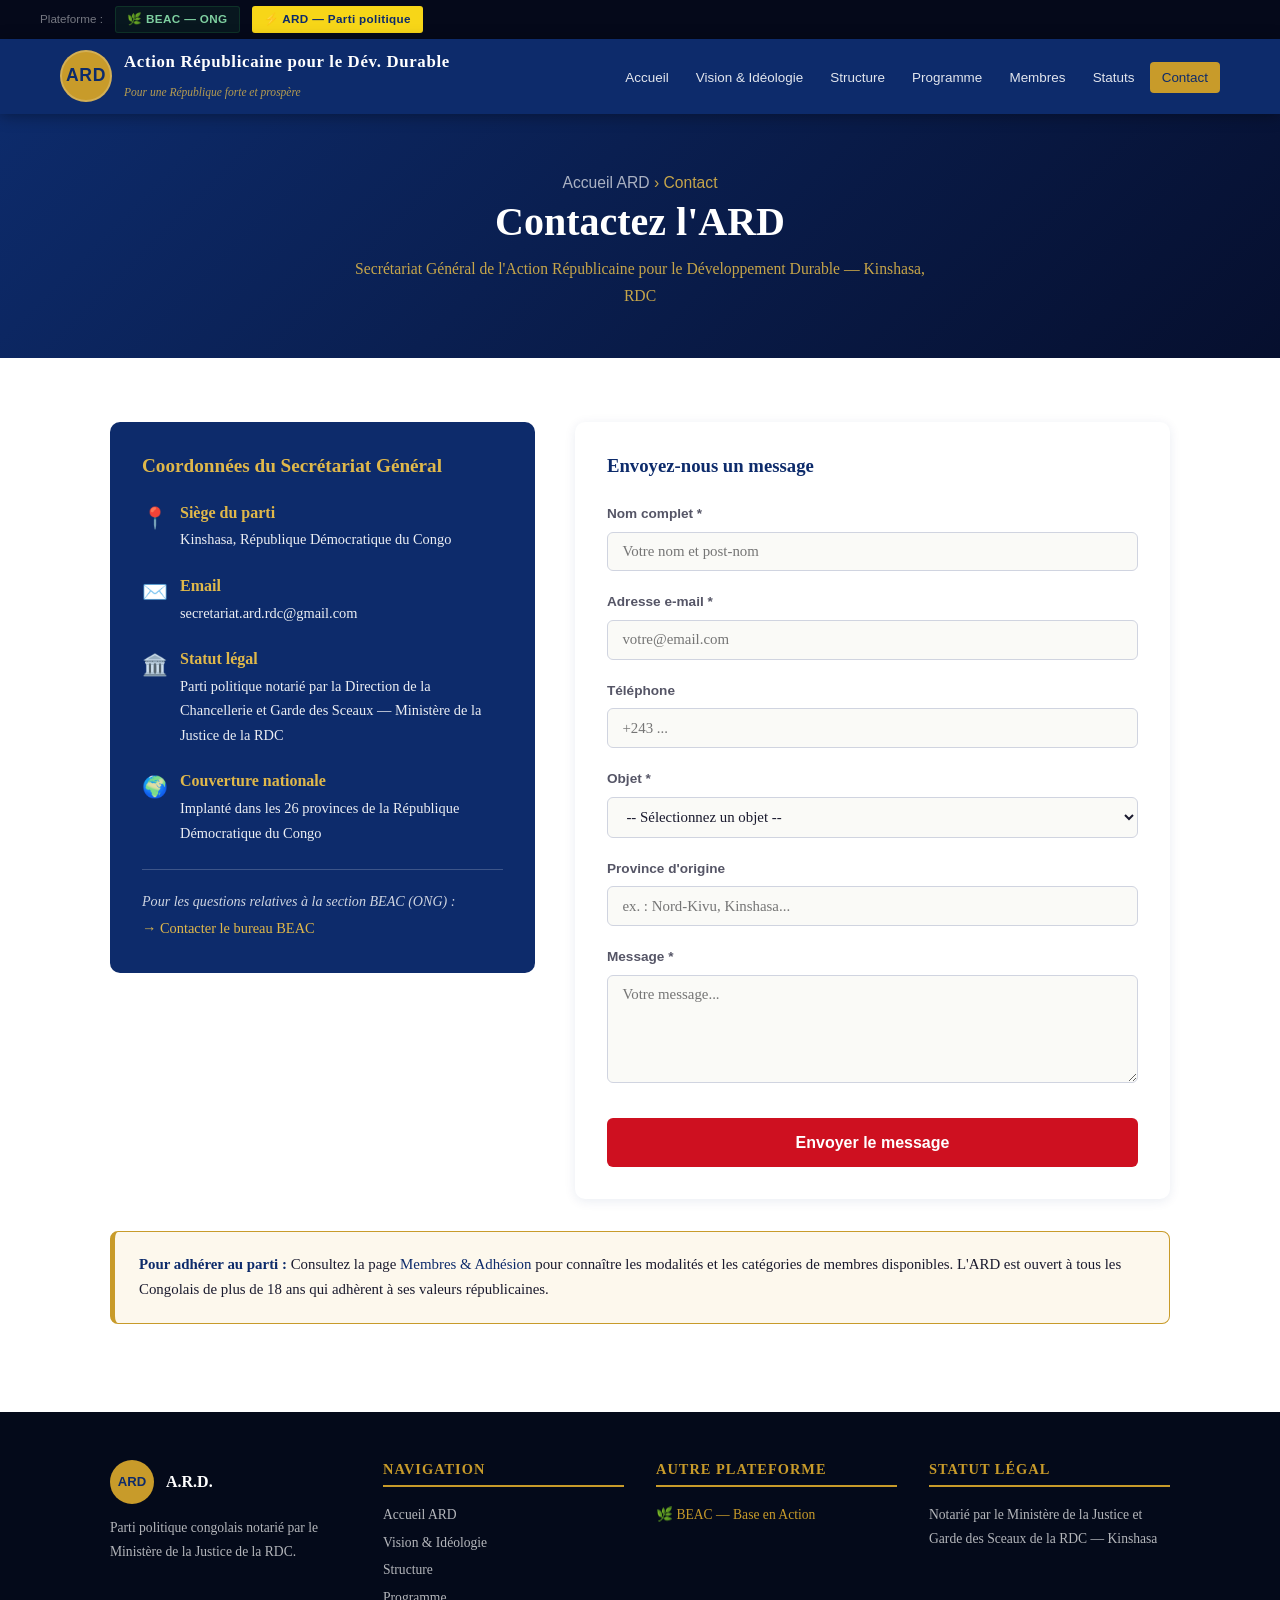
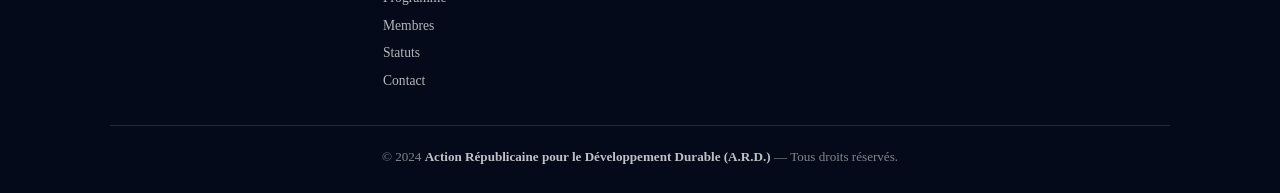
<file: ard/contact.html>
<!DOCTYPE html>
<html lang="fr">
<head>
  <meta charset="UTF-8"/>
  <meta name="viewport" content="width=device-width, initial-scale=1.0"/>
  <meta name="description" content="Contactez l'ARD – Action Républicaine pour le Développement Durable, parti politique de la RDC."/>
  <title>Contact – A.R.D.</title>
  <link rel="stylesheet" href="../ard-style.css"/>
  <link rel="icon" href="../assets/logo.png" type="image/png"/>
</head>
<body>

<div class="plateforme-switcher">
  <div class="switcher-inner">
    <span class="switcher-label">Plateforme :</span>
    <a href="../index.html" class="switcher-btn switcher-beac">🌿 BEAC — ONG</a>
    <a href="index.html" class="switcher-btn switcher-ard actif">⚡ ARD — Parti politique</a>
  </div>
</div>

<header>
  <div class="header-inner">
    <a href="index.html" class="logo-wrap">
      <div class="ard-logo-emblem">ARD</div>
      <div class="logo-text">
        <span class="org-name">Action Républicaine pour le Dév. Durable</span>
        <span class="org-devise">Pour une République forte et prospère</span>
      </div>
    </a>
    <button class="hamburger" aria-label="Menu" aria-expanded="false"><span></span><span></span><span></span></button>
    <nav>
      <ul>
        <li><a href="index.html">Accueil</a></li>
        <li><a href="vision.html">Vision &amp; Idéologie</a></li>
        <li><a href="structure.html">Structure</a></li>
        <li><a href="programme.html">Programme</a></li>
        <li><a href="membres.html">Membres</a></li>
        <li><a href="statuts.html">Statuts</a></li>
        <li><a href="contact.html" class="actif">Contact</a></li>
      </ul>
    </nav>
  </div>
</header>

<div class="page-hero">
  <p class="fil-ariane"><a href="index.html">Accueil ARD</a> › Contact</p>
  <h1>Contactez l'ARD</h1>
  <p>Secrétariat Général de l'Action Républicaine pour le Développement Durable — Kinshasa, RDC</p>
</div>

<section style="background:white;">
  <div class="container">
    <div class="contact-grille">
      <!-- INFO -->
      <div class="info-contact">
        <h3>Coordonnées du Secrétariat Général</h3>

        <div class="info-item">
          <div class="icone">📍</div>
          <div>
            <strong>Siège du parti</strong>
            <p>Kinshasa, République Démocratique du Congo</p>
          </div>
        </div>

        <div class="info-item">
          <div class="icone">✉️</div>
          <div>
            <strong>Email</strong>
            <p>secretariat.ard.rdc@gmail.com</p>
          </div>
        </div>

        <div class="info-item">
          <div class="icone">🏛️</div>
          <div>
            <strong>Statut légal</strong>
            <p>Parti politique notarié par la Direction de la Chancellerie et Garde des Sceaux — Ministère de la Justice de la RDC</p>
          </div>
        </div>

        <div class="info-item">
          <div class="icone">🌍</div>
          <div>
            <strong>Couverture nationale</strong>
            <p>Implanté dans les 26 provinces de la République Démocratique du Congo</p>
          </div>
        </div>

        <div style="margin-top:1.5rem;padding-top:1.25rem;border-top:1px solid rgba(255,255,255,.2);">
          <p style="font-size:.88rem;opacity:.8;font-style:italic;">Pour les questions relatives à la section BEAC (ONG) :</p>
          <a href="../contact.html" style="color:var(--ard-or-clair);font-size:.9rem;">→ Contacter le bureau BEAC</a>
        </div>
      </div>

      <!-- FORMULAIRE -->
      <div class="formulaire-contact">
        <h3>Envoyez-nous un message</h3>
        <form action="mailto:secretariat.ard.rdc@gmail.com" method="post" enctype="text/plain">
          <div class="champ">
            <label for="nom">Nom complet *</label>
            <input type="text" id="nom" name="nom" placeholder="Votre nom et post-nom" required/>
          </div>
          <div class="champ">
            <label for="email">Adresse e-mail *</label>
            <input type="email" id="email" name="email" placeholder="votre@email.com" required/>
          </div>
          <div class="champ">
            <label for="telephone">Téléphone</label>
            <input type="tel" id="telephone" name="telephone" placeholder="+243 ..."/>
          </div>
          <div class="champ">
            <label for="objet">Objet *</label>
            <select id="objet" name="objet" required>
              <option value="">-- Sélectionnez un objet --</option>
              <option value="adhesion">Demande d'adhésion au parti</option>
              <option value="information">Demande d'information</option>
              <option value="programme">Question sur le programme</option>
              <option value="structure">Question sur la structure</option>
              <option value="partenariat">Proposition de partenariat / alliance</option>
              <option value="autre">Autre</option>
            </select>
          </div>
          <div class="champ">
            <label for="province">Province d'origine</label>
            <input type="text" id="province" name="province" placeholder="ex. : Nord-Kivu, Kinshasa..."/>
          </div>
          <div class="champ">
            <label for="message">Message *</label>
            <textarea id="message" name="message" rows="5" placeholder="Votre message..." required></textarea>
          </div>
          <button type="submit" class="btn btn-rouge" style="width:100%;margin-top:.5rem;font-size:1rem;padding:.85rem;">
            Envoyer le message
          </button>
        </form>
      </div>
    </div>

    <!-- INFO COMPLÉMENTAIRE -->
    <div class="encadre or" style="margin-top:2rem;">
      <p><strong>Pour adhérer au parti :</strong> Consultez la page <a href="membres.html" style="color:var(--ard-bleu);">Membres &amp; Adhésion</a> pour connaître les modalités et les catégories de membres disponibles. L'ARD est ouvert à tous les Congolais de plus de 18 ans qui adhèrent à ses valeurs républicaines.</p>
    </div>
  </div>
</section>

<footer>
  <div class="container">
    <div class="footer-grille">
      <div class="footer-col"><div class="footer-logo-ard"><div class="ard-emblem-sm">ARD</div><span class="name">A.R.D.</span></div><p>Parti politique congolais notarié par le Ministère de la Justice de la RDC.</p></div>
      <div class="footer-col"><h4>Navigation</h4><ul><li><a href="index.html">Accueil ARD</a></li><li><a href="vision.html">Vision &amp; Idéologie</a></li><li><a href="structure.html">Structure</a></li><li><a href="programme.html">Programme</a></li><li><a href="membres.html">Membres</a></li><li><a href="statuts.html">Statuts</a></li><li><a href="contact.html">Contact</a></li></ul></div>
      <div class="footer-col"><h4>Autre plateforme</h4><p><a href="../index.html" style="color:var(--ard-or);">🌿 BEAC — Base en Action</a></p></div>
      <div class="footer-col"><h4>Statut légal</h4><p>Notarié par le Ministère de la Justice et Garde des Sceaux de la RDC — Kinshasa</p></div>
    </div>
    <div class="footer-bas"><p>&copy; 2024 <strong>Action Républicaine pour le Développement Durable (A.R.D.)</strong> — Tous droits réservés.</p></div>
  </div>
</footer>

<button id="scrollTop" aria-label="Retour en haut">&#8679;</button>
<script src="../script.js"></script>
</body>
</html>
</file>
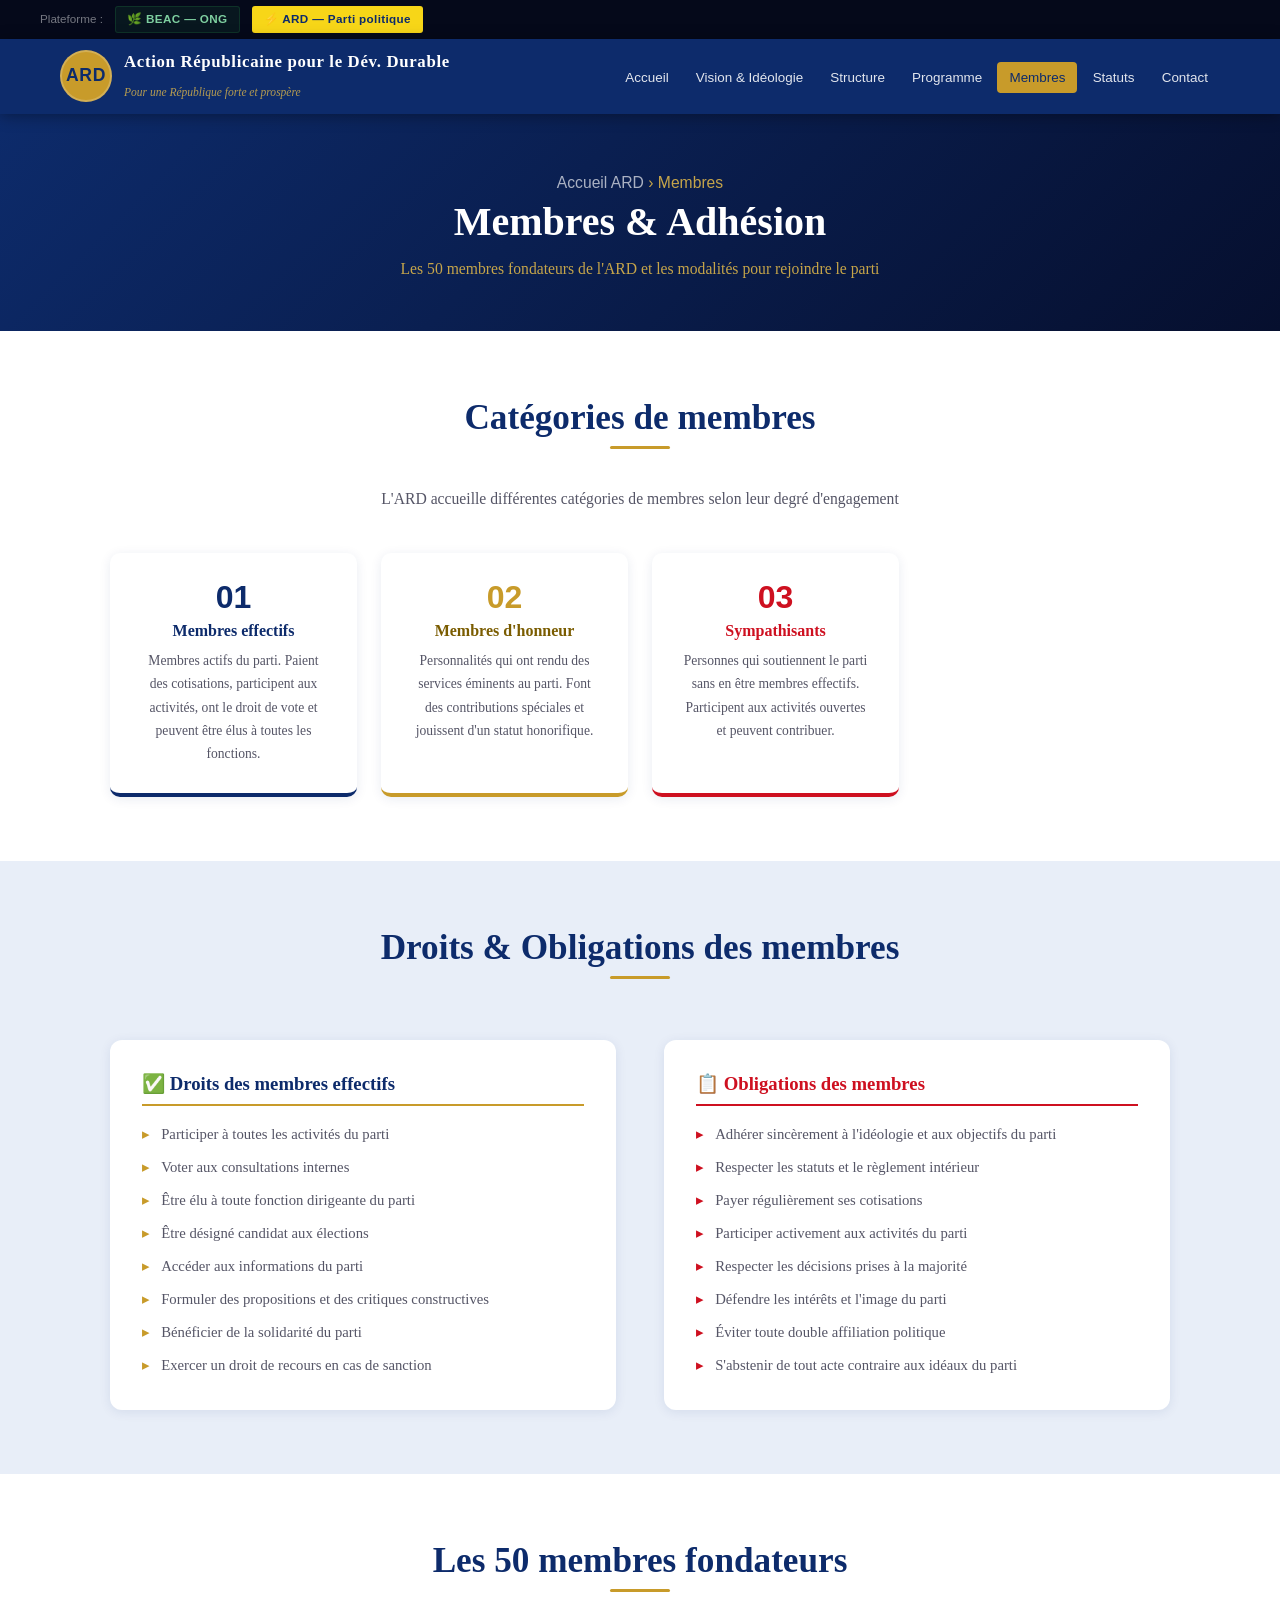
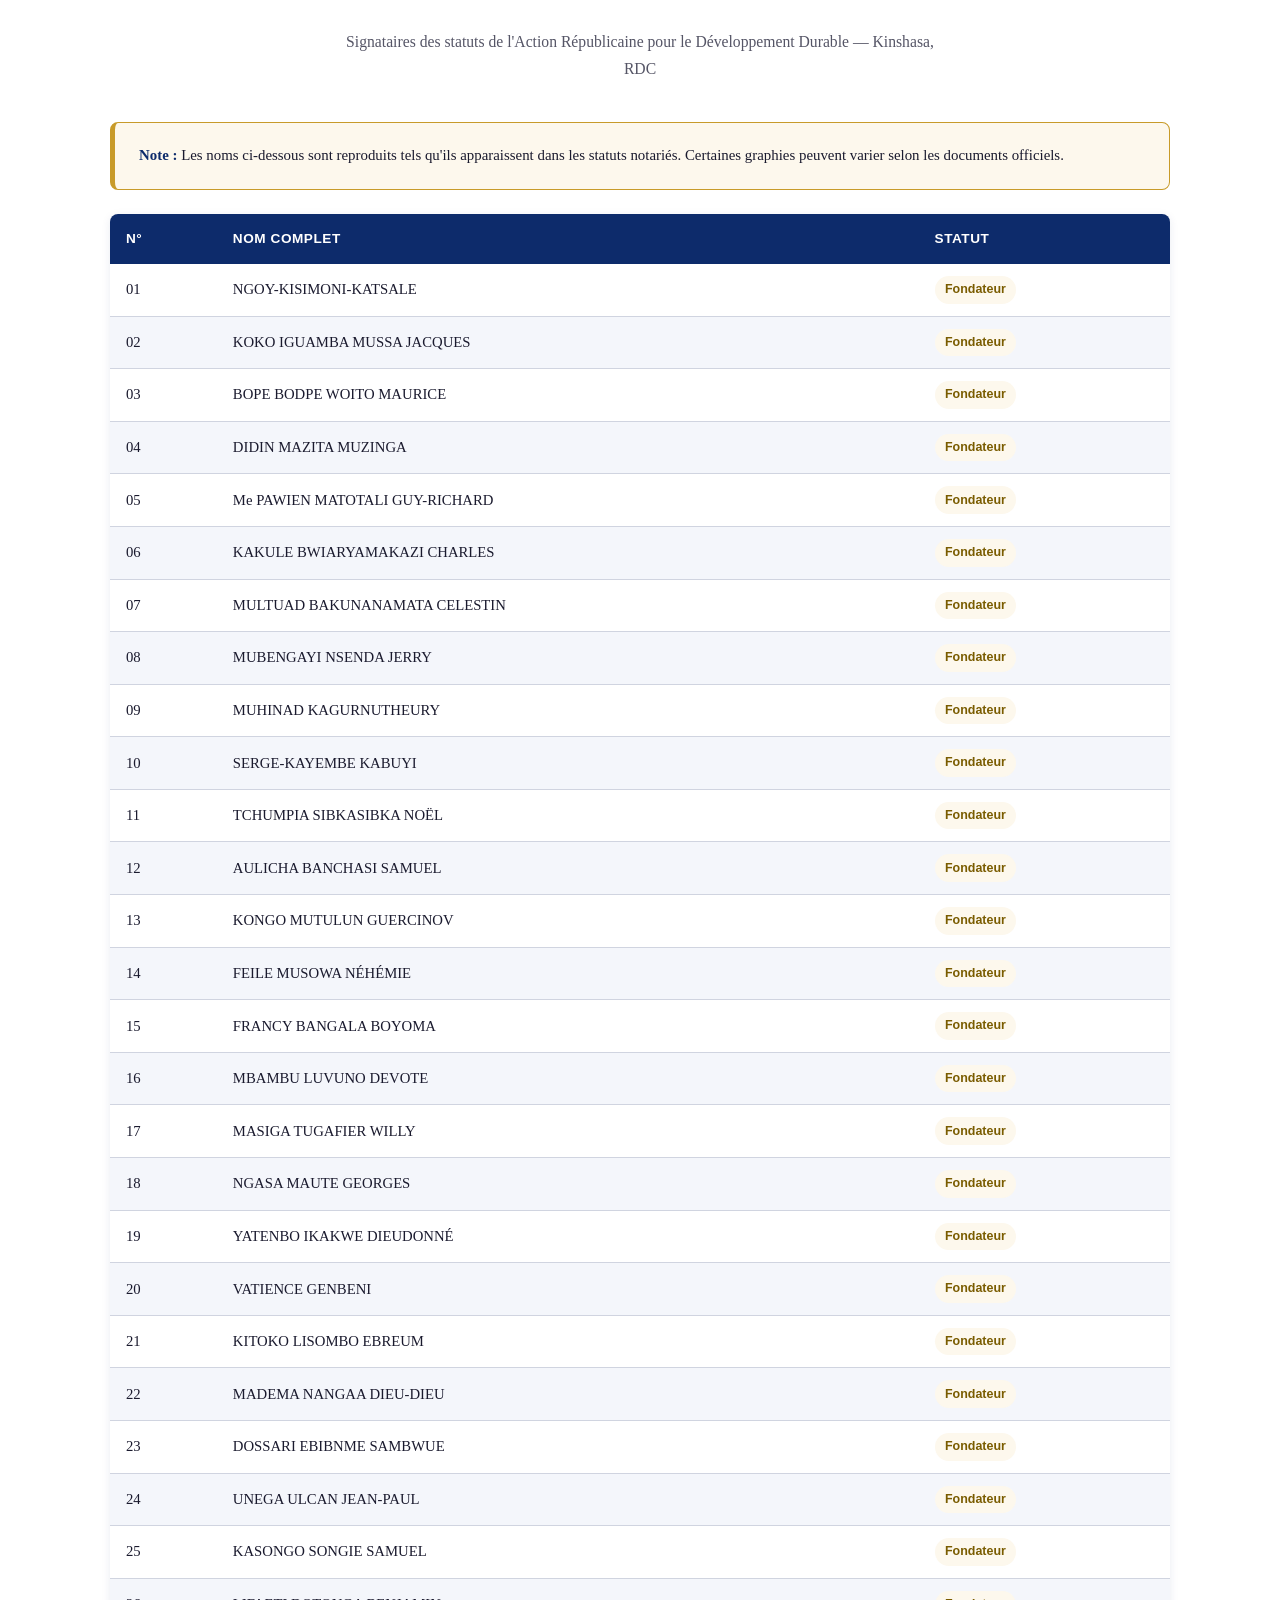
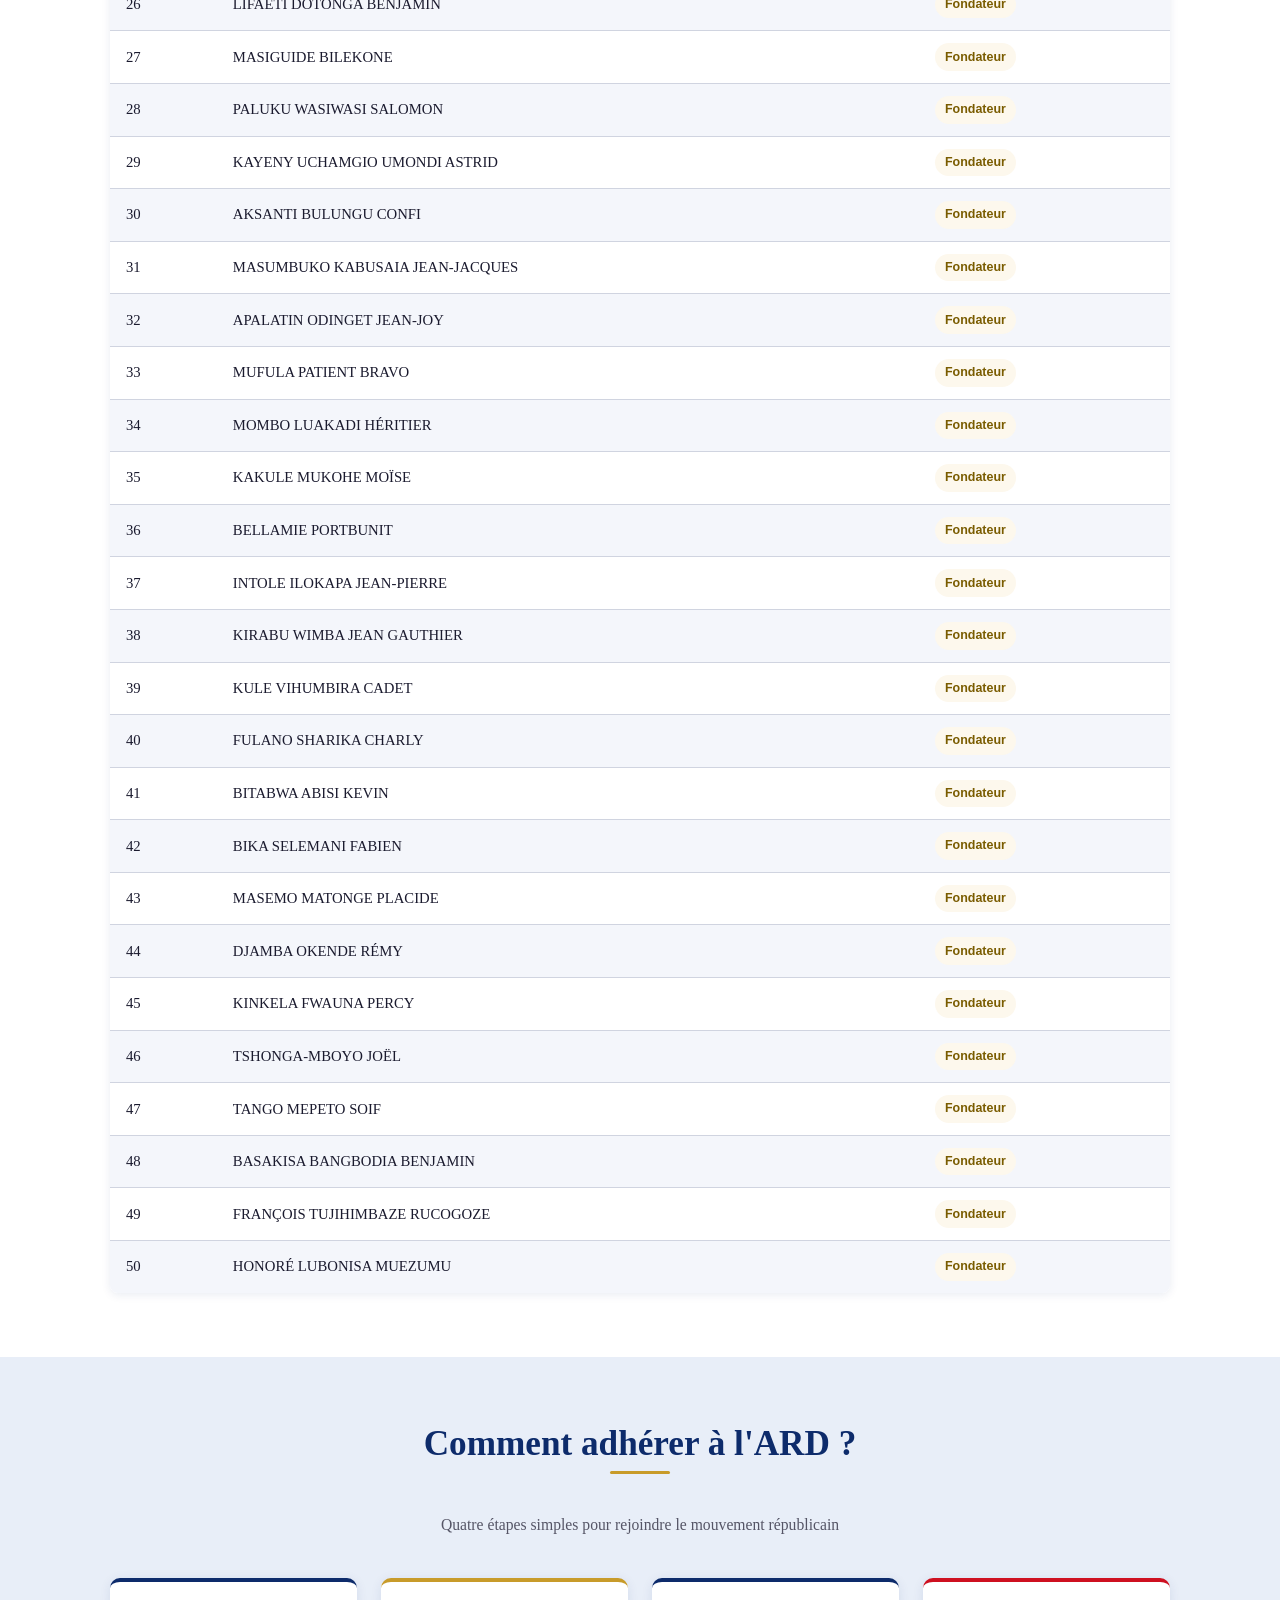
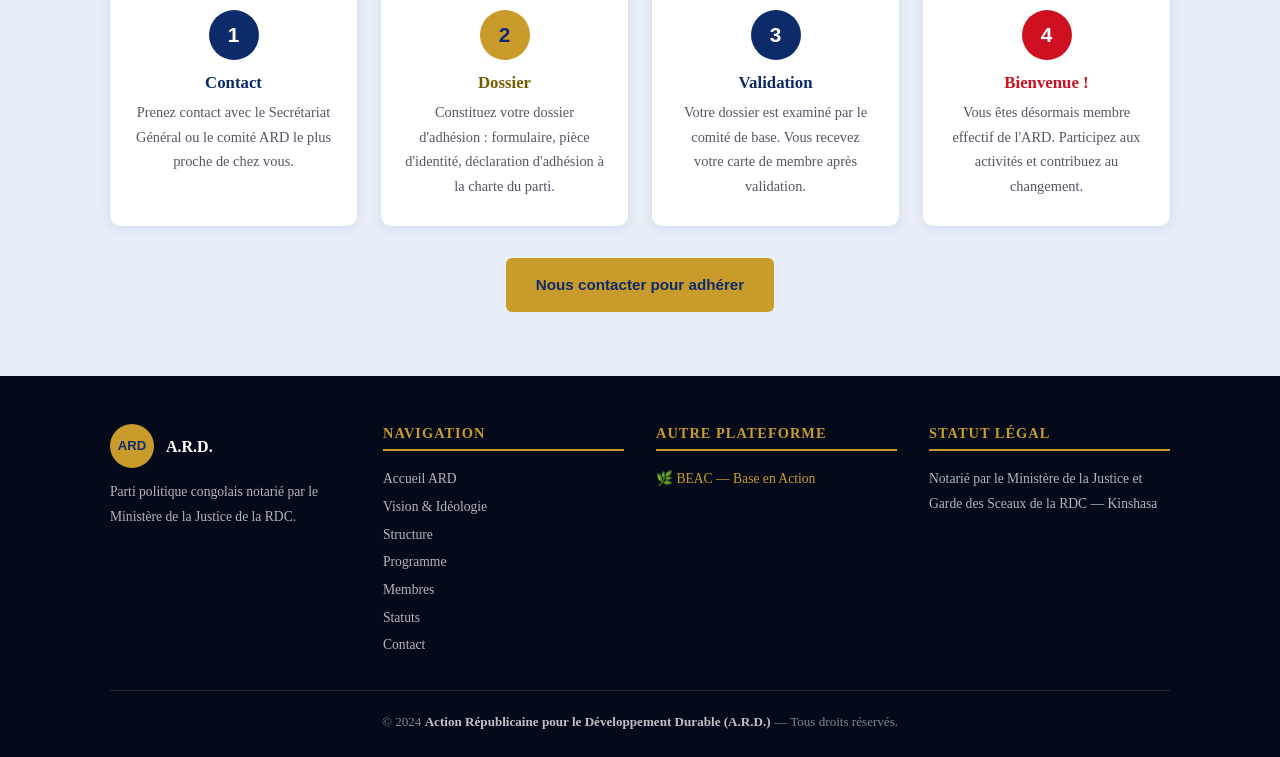
<file: ard/membres.html>
<!DOCTYPE html>
<html lang="fr">
<head>
  <meta charset="UTF-8"/>
  <meta name="viewport" content="width=device-width, initial-scale=1.0"/>
  <meta name="description" content="Les 50 membres fondateurs de l'ARD et comment adhérer au parti politique congolais."/>
  <title>Membres – A.R.D.</title>
  <link rel="stylesheet" href="../ard-style.css"/>
  <link rel="icon" href="../assets/logo.png" type="image/png"/>
</head>
<body>

<div class="plateforme-switcher">
  <div class="switcher-inner">
    <span class="switcher-label">Plateforme :</span>
    <a href="../index.html" class="switcher-btn switcher-beac">🌿 BEAC — ONG</a>
    <a href="index.html" class="switcher-btn switcher-ard actif">⚡ ARD — Parti politique</a>
  </div>
</div>

<header>
  <div class="header-inner">
    <a href="index.html" class="logo-wrap">
      <div class="ard-logo-emblem">ARD</div>
      <div class="logo-text">
        <span class="org-name">Action Républicaine pour le Dév. Durable</span>
        <span class="org-devise">Pour une République forte et prospère</span>
      </div>
    </a>
    <button class="hamburger" aria-label="Menu" aria-expanded="false"><span></span><span></span><span></span></button>
    <nav>
      <ul>
        <li><a href="index.html">Accueil</a></li>
        <li><a href="vision.html">Vision &amp; Idéologie</a></li>
        <li><a href="structure.html">Structure</a></li>
        <li><a href="programme.html">Programme</a></li>
        <li><a href="membres.html" class="actif">Membres</a></li>
        <li><a href="statuts.html">Statuts</a></li>
        <li><a href="contact.html">Contact</a></li>
      </ul>
    </nav>
  </div>
</header>

<div class="page-hero">
  <p class="fil-ariane"><a href="index.html">Accueil ARD</a> › Membres</p>
  <h1>Membres &amp; Adhésion</h1>
  <p>Les 50 membres fondateurs de l'ARD et les modalités pour rejoindre le parti</p>
</div>

<!-- CATÉGORIES -->
<section style="background:white;">
  <div class="container">
    <div class="section-titre">
      <h2>Catégories de membres</h2>
      <p>L'ARD accueille différentes catégories de membres selon leur degré d'engagement</p>
    </div>
    <div class="grille" style="grid-template-columns:repeat(auto-fill,minmax(220px,1fr));">
      <div style="background:white;border-radius:10px;padding:1.75rem;box-shadow:0 2px 12px var(--ombre);border-bottom:4px solid var(--ard-bleu);text-align:center;">
        <div style="font-size:2rem;font-weight:900;color:var(--ard-bleu);font-family:Arial,sans-serif;line-height:1;">01</div>
        <h4 style="color:var(--ard-bleu);margin:.5rem 0;">Membres effectifs</h4>
        <p style="font-size:.85rem;color:var(--texte-doux);">Membres actifs du parti. Paient des cotisations, participent aux activités, ont le droit de vote et peuvent être élus à toutes les fonctions.</p>
      </div>
      <div style="background:white;border-radius:10px;padding:1.75rem;box-shadow:0 2px 12px var(--ombre);border-bottom:4px solid var(--ard-or);text-align:center;">
        <div style="font-size:2rem;font-weight:900;color:var(--ard-or);font-family:Arial,sans-serif;line-height:1;">02</div>
        <h4 style="color:#7a5c00;margin:.5rem 0;">Membres d'honneur</h4>
        <p style="font-size:.85rem;color:var(--texte-doux);">Personnalités qui ont rendu des services éminents au parti. Font des contributions spéciales et jouissent d'un statut honorifique.</p>
      </div>
      <div style="background:white;border-radius:10px;padding:1.75rem;box-shadow:0 2px 12px var(--ombre);border-bottom:4px solid var(--ard-rouge);text-align:center;">
        <div style="font-size:2rem;font-weight:900;color:var(--ard-rouge);font-family:Arial,sans-serif;line-height:1;">03</div>
        <h4 style="color:var(--ard-rouge);margin:.5rem 0;">Sympathisants</h4>
        <p style="font-size:.85rem;color:var(--texte-doux);">Personnes qui soutiennent le parti sans en être membres effectifs. Participent aux activités ouvertes et peuvent contribuer.</p>
      </div>
    </div>
  </div>
</section>

<!-- DROITS ET OBLIGATIONS -->
<section style="background:var(--ard-bleu-pale);">
  <div class="container">
    <div class="section-titre">
      <h2>Droits &amp; Obligations des membres</h2>
    </div>
    <div class="section-alterne">
      <div style="background:white;border-radius:12px;padding:2rem;box-shadow:0 2px 12px var(--ombre);">
        <h3 style="color:var(--ard-bleu);margin-bottom:1rem;padding-bottom:.5rem;border-bottom:2px solid var(--ard-or);">✅ Droits des membres effectifs</h3>
        <ul style="display:flex;flex-direction:column;gap:.5rem;">
          <li style="padding-left:1.2rem;position:relative;font-size:.92rem;color:var(--texte-doux);"><span style="position:absolute;left:0;color:var(--ard-or);">▸</span>Participer à toutes les activités du parti</li>
          <li style="padding-left:1.2rem;position:relative;font-size:.92rem;color:var(--texte-doux);"><span style="position:absolute;left:0;color:var(--ard-or);">▸</span>Voter aux consultations internes</li>
          <li style="padding-left:1.2rem;position:relative;font-size:.92rem;color:var(--texte-doux);"><span style="position:absolute;left:0;color:var(--ard-or);">▸</span>Être élu à toute fonction dirigeante du parti</li>
          <li style="padding-left:1.2rem;position:relative;font-size:.92rem;color:var(--texte-doux);"><span style="position:absolute;left:0;color:var(--ard-or);">▸</span>Être désigné candidat aux élections</li>
          <li style="padding-left:1.2rem;position:relative;font-size:.92rem;color:var(--texte-doux);"><span style="position:absolute;left:0;color:var(--ard-or);">▸</span>Accéder aux informations du parti</li>
          <li style="padding-left:1.2rem;position:relative;font-size:.92rem;color:var(--texte-doux);"><span style="position:absolute;left:0;color:var(--ard-or);">▸</span>Formuler des propositions et des critiques constructives</li>
          <li style="padding-left:1.2rem;position:relative;font-size:.92rem;color:var(--texte-doux);"><span style="position:absolute;left:0;color:var(--ard-or);">▸</span>Bénéficier de la solidarité du parti</li>
          <li style="padding-left:1.2rem;position:relative;font-size:.92rem;color:var(--texte-doux);"><span style="position:absolute;left:0;color:var(--ard-or);">▸</span>Exercer un droit de recours en cas de sanction</li>
        </ul>
      </div>
      <div style="background:white;border-radius:12px;padding:2rem;box-shadow:0 2px 12px var(--ombre);">
        <h3 style="color:var(--ard-rouge);margin-bottom:1rem;padding-bottom:.5rem;border-bottom:2px solid var(--ard-rouge);">📋 Obligations des membres</h3>
        <ul style="display:flex;flex-direction:column;gap:.5rem;">
          <li style="padding-left:1.2rem;position:relative;font-size:.92rem;color:var(--texte-doux);"><span style="position:absolute;left:0;color:var(--ard-rouge);">▸</span>Adhérer sincèrement à l'idéologie et aux objectifs du parti</li>
          <li style="padding-left:1.2rem;position:relative;font-size:.92rem;color:var(--texte-doux);"><span style="position:absolute;left:0;color:var(--ard-rouge);">▸</span>Respecter les statuts et le règlement intérieur</li>
          <li style="padding-left:1.2rem;position:relative;font-size:.92rem;color:var(--texte-doux);"><span style="position:absolute;left:0;color:var(--ard-rouge);">▸</span>Payer régulièrement ses cotisations</li>
          <li style="padding-left:1.2rem;position:relative;font-size:.92rem;color:var(--texte-doux);"><span style="position:absolute;left:0;color:var(--ard-rouge);">▸</span>Participer activement aux activités du parti</li>
          <li style="padding-left:1.2rem;position:relative;font-size:.92rem;color:var(--texte-doux);"><span style="position:absolute;left:0;color:var(--ard-rouge);">▸</span>Respecter les décisions prises à la majorité</li>
          <li style="padding-left:1.2rem;position:relative;font-size:.92rem;color:var(--texte-doux);"><span style="position:absolute;left:0;color:var(--ard-rouge);">▸</span>Défendre les intérêts et l'image du parti</li>
          <li style="padding-left:1.2rem;position:relative;font-size:.92rem;color:var(--texte-doux);"><span style="position:absolute;left:0;color:var(--ard-rouge);">▸</span>Éviter toute double affiliation politique</li>
          <li style="padding-left:1.2rem;position:relative;font-size:.92rem;color:var(--texte-doux);"><span style="position:absolute;left:0;color:var(--ard-rouge);">▸</span>S'abstenir de tout acte contraire aux idéaux du parti</li>
        </ul>
      </div>
    </div>
  </div>
</section>

<!-- 50 MEMBRES FONDATEURS -->
<section style="background:white;" id="fondateurs">
  <div class="container">
    <div class="section-titre">
      <h2>Les 50 membres fondateurs</h2>
      <p>Signataires des statuts de l'Action Républicaine pour le Développement Durable — Kinshasa, RDC</p>
    </div>
    <div class="encadre or" style="margin-bottom:1.5rem;">
      <p><strong>Note :</strong> Les noms ci-dessous sont reproduits tels qu'ils apparaissent dans les statuts notariés. Certaines graphies peuvent varier selon les documents officiels.</p>
    </div>
    <div class="table-wrapper">
      <table>
        <thead>
          <tr><th>N°</th><th>Nom complet</th><th>Statut</th></tr>
        </thead>
        <tbody>
          <tr><td>01</td><td>NGOY-KISIMONI-KATSALE</td><td><span class="badge badge-or">Fondateur</span></td></tr>
          <tr><td>02</td><td>KOKO IGUAMBA MUSSA JACQUES</td><td><span class="badge badge-or">Fondateur</span></td></tr>
          <tr><td>03</td><td>BOPE BODPE WOITO MAURICE</td><td><span class="badge badge-or">Fondateur</span></td></tr>
          <tr><td>04</td><td>DIDIN MAZITA MUZINGA</td><td><span class="badge badge-or">Fondateur</span></td></tr>
          <tr><td>05</td><td>Me PAWIEN MATOTALI GUY-RICHARD</td><td><span class="badge badge-or">Fondateur</span></td></tr>
          <tr><td>06</td><td>KAKULE BWIARYAMAKAZI CHARLES</td><td><span class="badge badge-or">Fondateur</span></td></tr>
          <tr><td>07</td><td>MULTUAD BAKUNANAMATA CELESTIN</td><td><span class="badge badge-or">Fondateur</span></td></tr>
          <tr><td>08</td><td>MUBENGAYI NSENDA JERRY</td><td><span class="badge badge-or">Fondateur</span></td></tr>
          <tr><td>09</td><td>MUHINAD KAGURNUTHEURY</td><td><span class="badge badge-or">Fondateur</span></td></tr>
          <tr><td>10</td><td>SERGE-KAYEMBE KABUYI</td><td><span class="badge badge-or">Fondateur</span></td></tr>
          <tr><td>11</td><td>TCHUMPIA SIBKASIBKA NOËL</td><td><span class="badge badge-or">Fondateur</span></td></tr>
          <tr><td>12</td><td>AULICHA BANCHASI SAMUEL</td><td><span class="badge badge-or">Fondateur</span></td></tr>
          <tr><td>13</td><td>KONGO MUTULUN GUERCINOV</td><td><span class="badge badge-or">Fondateur</span></td></tr>
          <tr><td>14</td><td>FEILE MUSOWA NÉHÉMIE</td><td><span class="badge badge-or">Fondateur</span></td></tr>
          <tr><td>15</td><td>FRANCY BANGALA BOYOMA</td><td><span class="badge badge-or">Fondateur</span></td></tr>
          <tr><td>16</td><td>MBAMBU LUVUNO DEVOTE</td><td><span class="badge badge-or">Fondateur</span></td></tr>
          <tr><td>17</td><td>MASIGA TUGAFIER WILLY</td><td><span class="badge badge-or">Fondateur</span></td></tr>
          <tr><td>18</td><td>NGASA MAUTE GEORGES</td><td><span class="badge badge-or">Fondateur</span></td></tr>
          <tr><td>19</td><td>YATENBO IKAKWE DIEUDONNÉ</td><td><span class="badge badge-or">Fondateur</span></td></tr>
          <tr><td>20</td><td>VATIENCE GENBENI</td><td><span class="badge badge-or">Fondateur</span></td></tr>
          <tr><td>21</td><td>KITOKO LISOMBO EBREUM</td><td><span class="badge badge-or">Fondateur</span></td></tr>
          <tr><td>22</td><td>MADEMA NANGAA DIEU-DIEU</td><td><span class="badge badge-or">Fondateur</span></td></tr>
          <tr><td>23</td><td>DOSSARI EBIBNME SAMBWUE</td><td><span class="badge badge-or">Fondateur</span></td></tr>
          <tr><td>24</td><td>UNEGA ULCAN JEAN-PAUL</td><td><span class="badge badge-or">Fondateur</span></td></tr>
          <tr><td>25</td><td>KASONGO SONGIE SAMUEL</td><td><span class="badge badge-or">Fondateur</span></td></tr>
          <tr><td>26</td><td>LIFAETI DOTONGA BENJAMIN</td><td><span class="badge badge-or">Fondateur</span></td></tr>
          <tr><td>27</td><td>MASIGUIDE BILEKONE</td><td><span class="badge badge-or">Fondateur</span></td></tr>
          <tr><td>28</td><td>PALUKU WASIWASI SALOMON</td><td><span class="badge badge-or">Fondateur</span></td></tr>
          <tr><td>29</td><td>KAYENY UCHAMGIO UMONDI ASTRID</td><td><span class="badge badge-or">Fondateur</span></td></tr>
          <tr><td>30</td><td>AKSANTI BULUNGU CONFI</td><td><span class="badge badge-or">Fondateur</span></td></tr>
          <tr><td>31</td><td>MASUMBUKO KABUSAIA JEAN-JACQUES</td><td><span class="badge badge-or">Fondateur</span></td></tr>
          <tr><td>32</td><td>APALATIN ODINGET JEAN-JOY</td><td><span class="badge badge-or">Fondateur</span></td></tr>
          <tr><td>33</td><td>MUFULA PATIENT BRAVO</td><td><span class="badge badge-or">Fondateur</span></td></tr>
          <tr><td>34</td><td>MOMBO LUAKADI HÉRITIER</td><td><span class="badge badge-or">Fondateur</span></td></tr>
          <tr><td>35</td><td>KAKULE MUKOHE MOÏSE</td><td><span class="badge badge-or">Fondateur</span></td></tr>
          <tr><td>36</td><td>BELLAMIE PORTBUNIT</td><td><span class="badge badge-or">Fondateur</span></td></tr>
          <tr><td>37</td><td>INTOLE ILOKAPA JEAN-PIERRE</td><td><span class="badge badge-or">Fondateur</span></td></tr>
          <tr><td>38</td><td>KIRABU WIMBA JEAN GAUTHIER</td><td><span class="badge badge-or">Fondateur</span></td></tr>
          <tr><td>39</td><td>KULE VIHUMBIRA CADET</td><td><span class="badge badge-or">Fondateur</span></td></tr>
          <tr><td>40</td><td>FULANO SHARIKA CHARLY</td><td><span class="badge badge-or">Fondateur</span></td></tr>
          <tr><td>41</td><td>BITABWA ABISI KEVIN</td><td><span class="badge badge-or">Fondateur</span></td></tr>
          <tr><td>42</td><td>BIKA SELEMANI FABIEN</td><td><span class="badge badge-or">Fondateur</span></td></tr>
          <tr><td>43</td><td>MASEMO MATONGE PLACIDE</td><td><span class="badge badge-or">Fondateur</span></td></tr>
          <tr><td>44</td><td>DJAMBA OKENDE RÉMY</td><td><span class="badge badge-or">Fondateur</span></td></tr>
          <tr><td>45</td><td>KINKELA FWAUNA PERCY</td><td><span class="badge badge-or">Fondateur</span></td></tr>
          <tr><td>46</td><td>TSHONGA-MBOYO JOËL</td><td><span class="badge badge-or">Fondateur</span></td></tr>
          <tr><td>47</td><td>TANGO MEPETO SOIF</td><td><span class="badge badge-or">Fondateur</span></td></tr>
          <tr><td>48</td><td>BASAKISA BANGBODIA BENJAMIN</td><td><span class="badge badge-or">Fondateur</span></td></tr>
          <tr><td>49</td><td>FRANÇOIS TUJIHIMBAZE RUCOGOZE</td><td><span class="badge badge-or">Fondateur</span></td></tr>
          <tr><td>50</td><td>HONORÉ LUBONISA MUEZUMU</td><td><span class="badge badge-or">Fondateur</span></td></tr>
        </tbody>
      </table>
    </div>
  </div>
</section>

<!-- COMMENT ADHÉRER -->
<section style="background:var(--ard-bleu-pale);" id="adherer">
  <div class="container">
    <div class="section-titre">
      <h2>Comment adhérer à l'ARD ?</h2>
      <p>Quatre étapes simples pour rejoindre le mouvement républicain</p>
    </div>
    <div class="grille" style="grid-template-columns:repeat(auto-fill,minmax(220px,1fr));">
      <div class="carte" style="text-align:center;">
        <div style="width:50px;height:50px;border-radius:50%;background:var(--ard-bleu);color:white;display:flex;align-items:center;justify-content:center;font-size:1.3rem;font-weight:900;font-family:Arial,sans-serif;margin:0 auto .75rem;">1</div>
        <h3>Contact</h3>
        <p>Prenez contact avec le Secrétariat Général ou le comité ARD le plus proche de chez vous.</p>
      </div>
      <div class="carte or" style="text-align:center;">
        <div style="width:50px;height:50px;border-radius:50%;background:var(--ard-or);color:var(--ard-bleu);display:flex;align-items:center;justify-content:center;font-size:1.3rem;font-weight:900;font-family:Arial,sans-serif;margin:0 auto .75rem;">2</div>
        <h3>Dossier</h3>
        <p>Constituez votre dossier d'adhésion : formulaire, pièce d'identité, déclaration d'adhésion à la charte du parti.</p>
      </div>
      <div class="carte" style="text-align:center;">
        <div style="width:50px;height:50px;border-radius:50%;background:var(--ard-bleu);color:white;display:flex;align-items:center;justify-content:center;font-size:1.3rem;font-weight:900;font-family:Arial,sans-serif;margin:0 auto .75rem;">3</div>
        <h3>Validation</h3>
        <p>Votre dossier est examiné par le comité de base. Vous recevez votre carte de membre après validation.</p>
      </div>
      <div class="carte rouge" style="text-align:center;">
        <div style="width:50px;height:50px;border-radius:50%;background:var(--ard-rouge);color:white;display:flex;align-items:center;justify-content:center;font-size:1.3rem;font-weight:900;font-family:Arial,sans-serif;margin:0 auto .75rem;">4</div>
        <h3>Bienvenue !</h3>
        <p>Vous êtes désormais membre effectif de l'ARD. Participez aux activités et contribuez au changement.</p>
      </div>
    </div>
    <div class="text-center mt-2">
      <a href="contact.html" class="btn btn-primaire">Nous contacter pour adhérer</a>
    </div>
  </div>
</section>

<footer>
  <div class="container">
    <div class="footer-grille">
      <div class="footer-col"><div class="footer-logo-ard"><div class="ard-emblem-sm">ARD</div><span class="name">A.R.D.</span></div><p>Parti politique congolais notarié par le Ministère de la Justice de la RDC.</p></div>
      <div class="footer-col"><h4>Navigation</h4><ul><li><a href="index.html">Accueil ARD</a></li><li><a href="vision.html">Vision &amp; Idéologie</a></li><li><a href="structure.html">Structure</a></li><li><a href="programme.html">Programme</a></li><li><a href="membres.html">Membres</a></li><li><a href="statuts.html">Statuts</a></li><li><a href="contact.html">Contact</a></li></ul></div>
      <div class="footer-col"><h4>Autre plateforme</h4><p><a href="../index.html" style="color:var(--ard-or);">🌿 BEAC — Base en Action</a></p></div>
      <div class="footer-col"><h4>Statut légal</h4><p>Notarié par le Ministère de la Justice et Garde des Sceaux de la RDC — Kinshasa</p></div>
    </div>
    <div class="footer-bas"><p>&copy; 2024 <strong>Action Républicaine pour le Développement Durable (A.R.D.)</strong> — Tous droits réservés.</p></div>
  </div>
</footer>

<button id="scrollTop" aria-label="Retour en haut">&#8679;</button>
<script src="../script.js"></script>
</body>
</html>
</file>
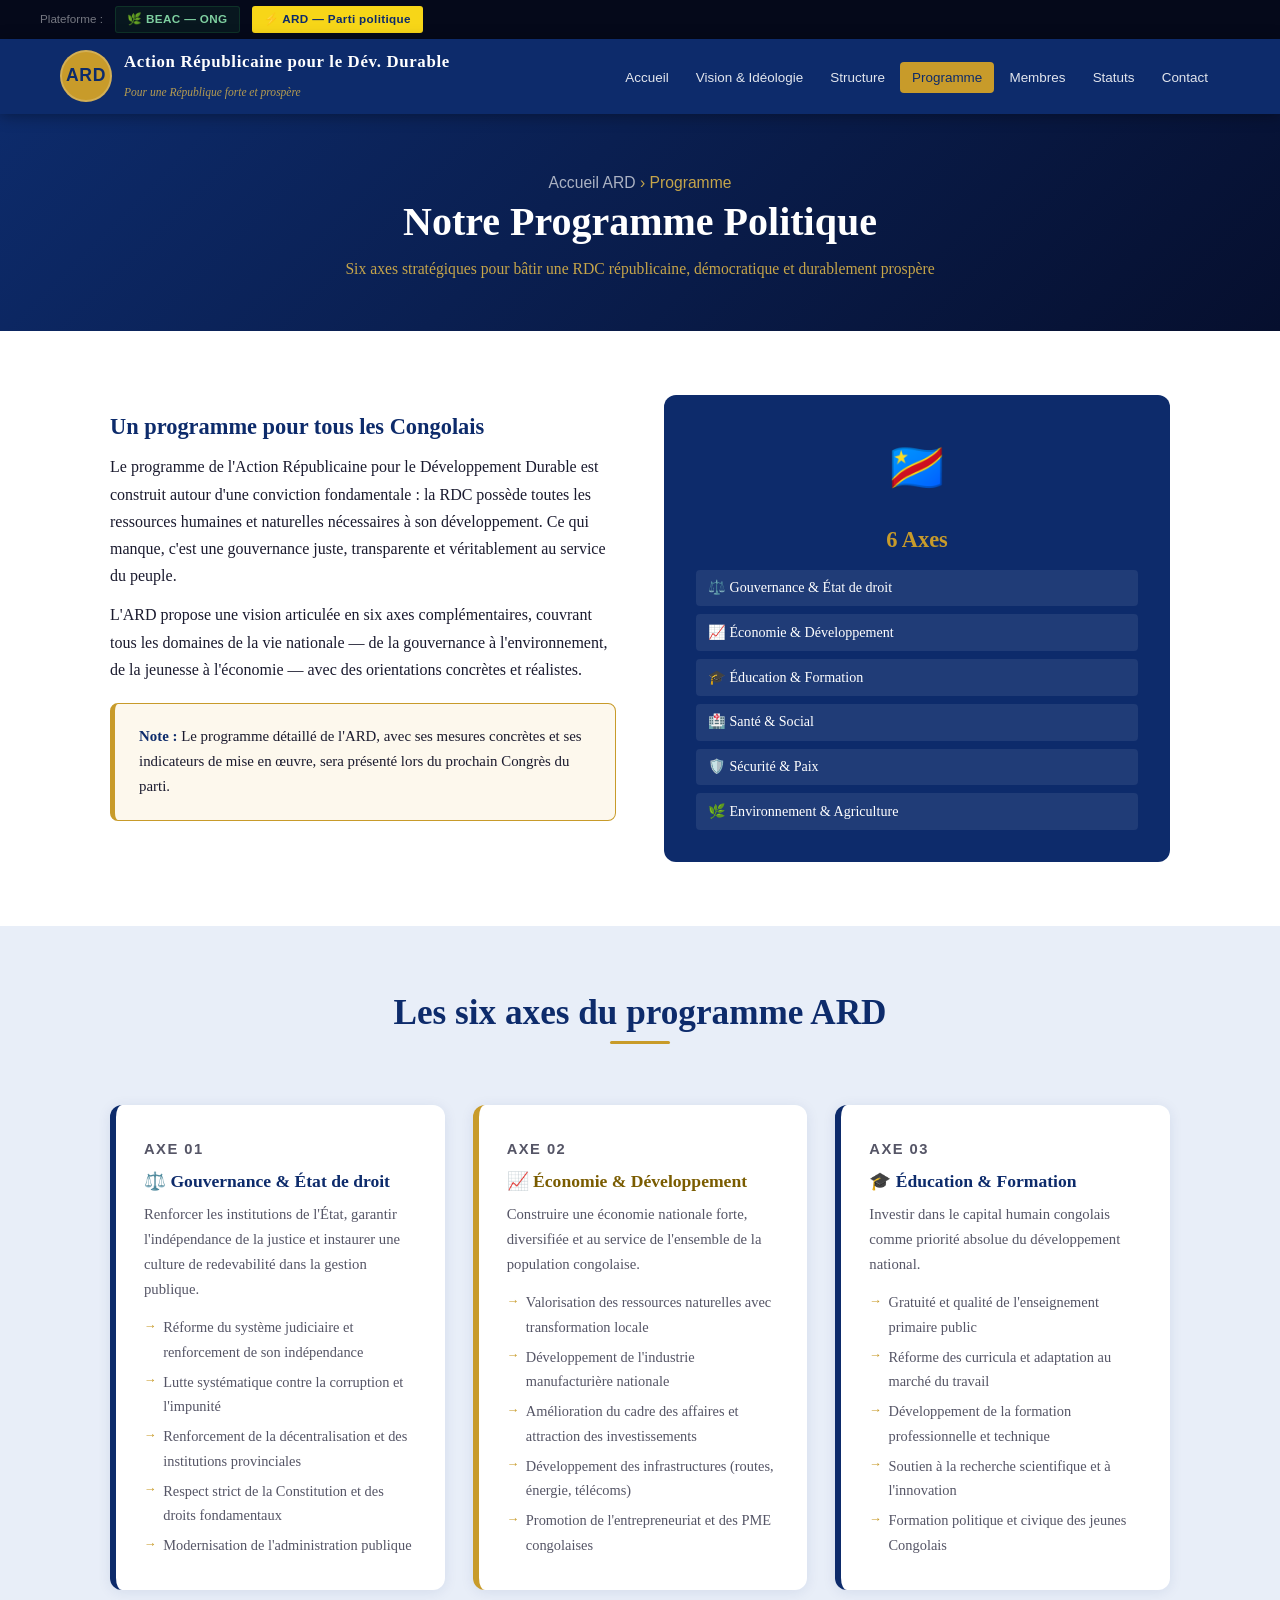
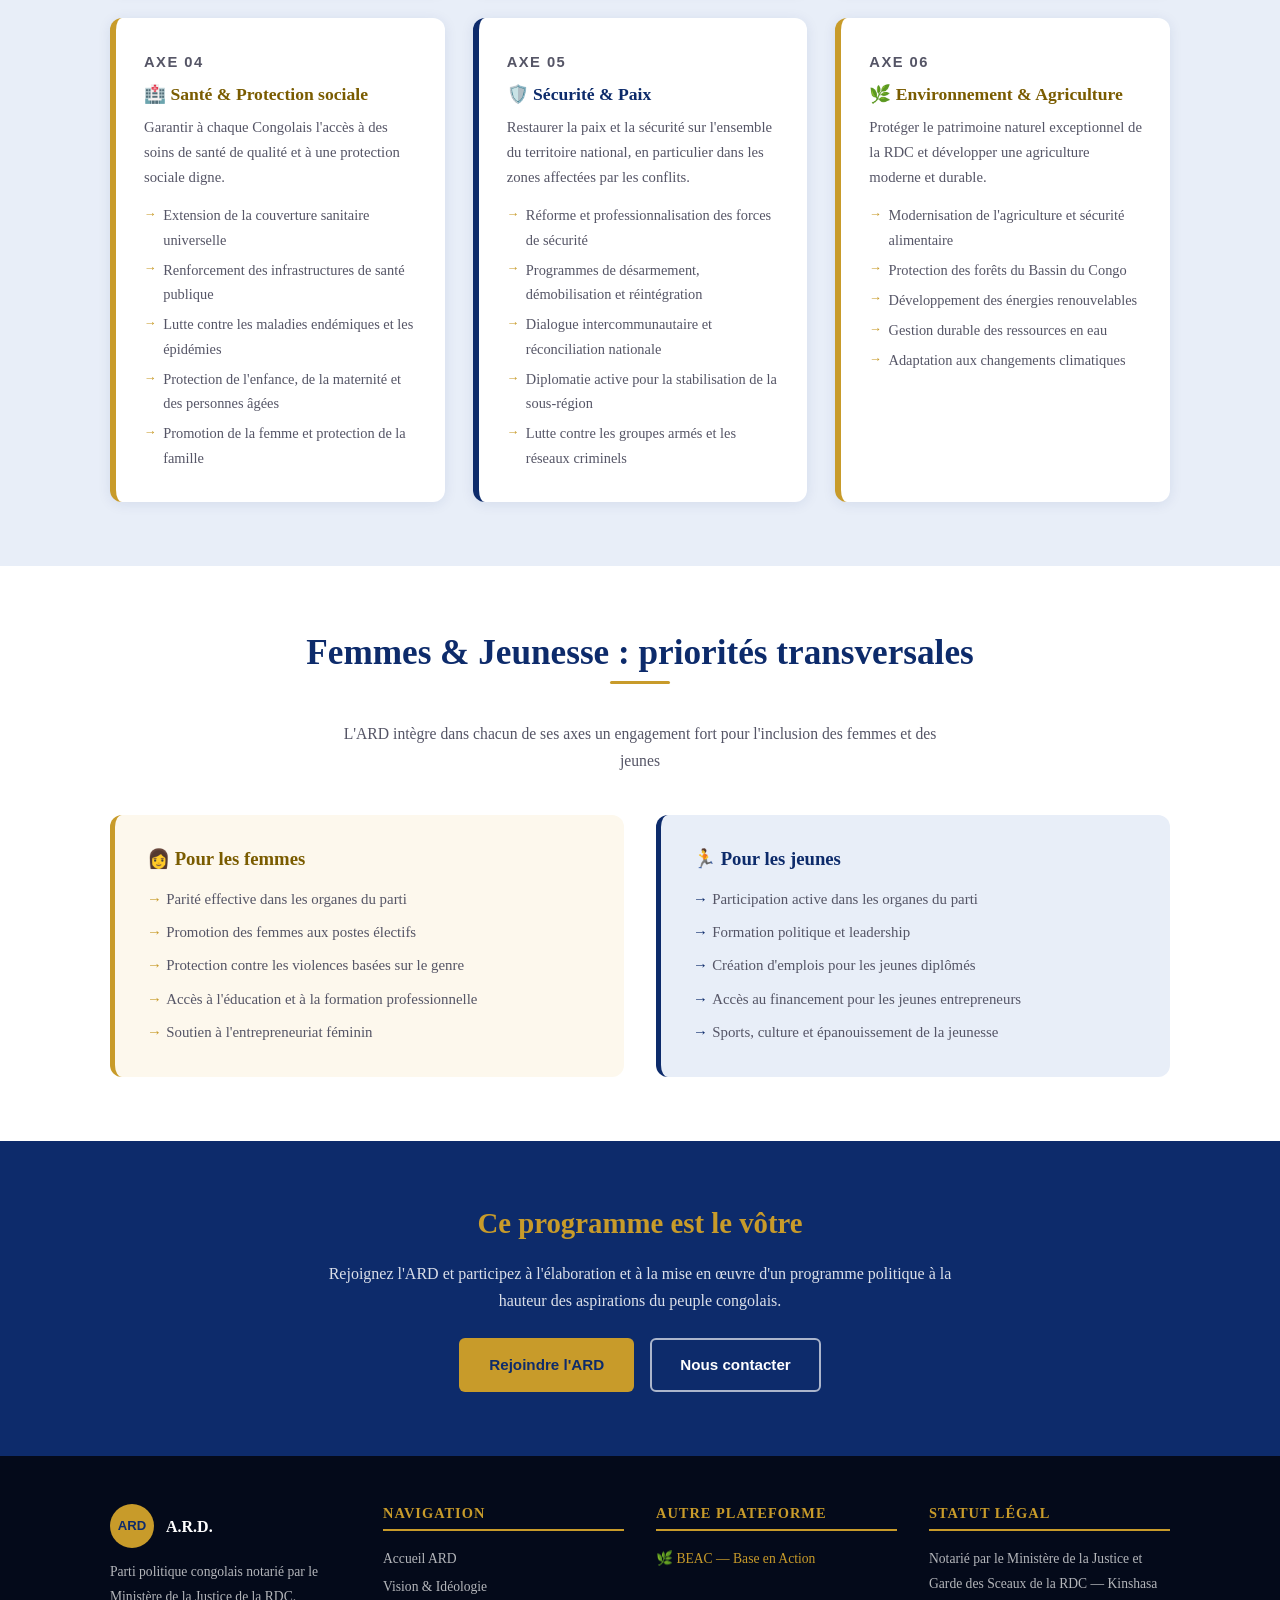
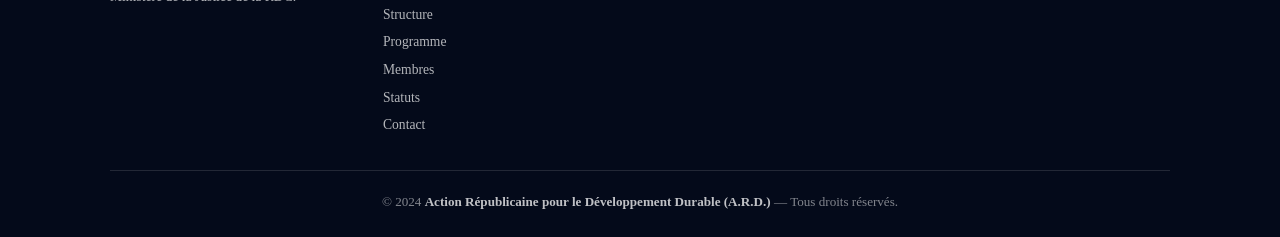
<file: ard/programme.html>
<!DOCTYPE html>
<html lang="fr">
<head>
  <meta charset="UTF-8"/>
  <meta name="viewport" content="width=device-width, initial-scale=1.0"/>
  <meta name="description" content="Programme politique de l'ARD – six axes pour le développement durable de la République Démocratique du Congo."/>
  <title>Programme – A.R.D.</title>
  <link rel="stylesheet" href="../ard-style.css"/>
  <link rel="icon" href="../assets/logo.png" type="image/png"/>
</head>
<body>

<div class="plateforme-switcher">
  <div class="switcher-inner">
    <span class="switcher-label">Plateforme :</span>
    <a href="../index.html" class="switcher-btn switcher-beac">🌿 BEAC — ONG</a>
    <a href="index.html" class="switcher-btn switcher-ard actif">⚡ ARD — Parti politique</a>
  </div>
</div>

<header>
  <div class="header-inner">
    <a href="index.html" class="logo-wrap">
      <div class="ard-logo-emblem">ARD</div>
      <div class="logo-text">
        <span class="org-name">Action Républicaine pour le Dév. Durable</span>
        <span class="org-devise">Pour une République forte et prospère</span>
      </div>
    </a>
    <button class="hamburger" aria-label="Menu" aria-expanded="false"><span></span><span></span><span></span></button>
    <nav>
      <ul>
        <li><a href="index.html">Accueil</a></li>
        <li><a href="vision.html">Vision &amp; Idéologie</a></li>
        <li><a href="structure.html">Structure</a></li>
        <li><a href="programme.html" class="actif">Programme</a></li>
        <li><a href="membres.html">Membres</a></li>
        <li><a href="statuts.html">Statuts</a></li>
        <li><a href="contact.html">Contact</a></li>
      </ul>
    </nav>
  </div>
</header>

<div class="page-hero">
  <p class="fil-ariane"><a href="index.html">Accueil ARD</a> › Programme</p>
  <h1>Notre Programme Politique</h1>
  <p>Six axes stratégiques pour bâtir une RDC républicaine, démocratique et durablement prospère</p>
</div>

<!-- INTRO -->
<section style="background:white;">
  <div class="container">
    <div class="section-alterne">
      <div>
        <h2 class="text-bleu" style="font-size:1.4rem;margin-bottom:.75rem;">Un programme pour tous les Congolais</h2>
        <p>Le programme de l'Action Républicaine pour le Développement Durable est construit autour d'une conviction fondamentale : la RDC possède toutes les ressources humaines et naturelles nécessaires à son développement. Ce qui manque, c'est une gouvernance juste, transparente et véritablement au service du peuple.</p>
        <p style="margin-top:.75rem;">L'ARD propose une vision articulée en six axes complémentaires, couvrant tous les domaines de la vie nationale — de la gouvernance à l'environnement, de la jeunesse à l'économie — avec des orientations concrètes et réalistes.</p>
        <div class="encadre or" style="margin-top:1.25rem;">
          <p><strong>Note :</strong> Le programme détaillé de l'ARD, avec ses mesures concrètes et ses indicateurs de mise en œuvre, sera présenté lors du prochain Congrès du parti.</p>
        </div>
      </div>
      <div style="background:var(--ard-bleu);border-radius:12px;padding:2rem;color:white;text-align:center;">
        <div style="font-size:3rem;margin-bottom:1rem;">🇨🇩</div>
        <h3 style="color:var(--ard-or);font-size:1.4rem;margin-bottom:1rem;">6 Axes</h3>
        <div style="display:flex;flex-direction:column;gap:.5rem;text-align:left;">
          <div style="padding:.4rem .75rem;background:rgba(255,255,255,.08);border-radius:4px;font-size:.88rem;">⚖️ Gouvernance &amp; État de droit</div>
          <div style="padding:.4rem .75rem;background:rgba(255,255,255,.08);border-radius:4px;font-size:.88rem;">📈 Économie &amp; Développement</div>
          <div style="padding:.4rem .75rem;background:rgba(255,255,255,.08);border-radius:4px;font-size:.88rem;">🎓 Éducation &amp; Formation</div>
          <div style="padding:.4rem .75rem;background:rgba(255,255,255,.08);border-radius:4px;font-size:.88rem;">🏥 Santé &amp; Social</div>
          <div style="padding:.4rem .75rem;background:rgba(255,255,255,.08);border-radius:4px;font-size:.88rem;">🛡️ Sécurité &amp; Paix</div>
          <div style="padding:.4rem .75rem;background:rgba(255,255,255,.08);border-radius:4px;font-size:.88rem;">🌿 Environnement &amp; Agriculture</div>
        </div>
      </div>
    </div>
  </div>
</section>

<!-- AXES PROGRAMME -->
<section style="background:var(--ard-bleu-pale);">
  <div class="container">
    <div class="section-titre">
      <h2>Les six axes du programme ARD</h2>
    </div>
    <div class="axes-grille">
      <div class="axe-carte">
        <p class="axe-num">Axe 01</p>
        <h3>⚖️ Gouvernance &amp; État de droit</h3>
        <p>Renforcer les institutions de l'État, garantir l'indépendance de la justice et instaurer une culture de redevabilité dans la gestion publique.</p>
        <ul>
          <li>Réforme du système judiciaire et renforcement de son indépendance</li>
          <li>Lutte systématique contre la corruption et l'impunité</li>
          <li>Renforcement de la décentralisation et des institutions provinciales</li>
          <li>Respect strict de la Constitution et des droits fondamentaux</li>
          <li>Modernisation de l'administration publique</li>
        </ul>
      </div>

      <div class="axe-carte">
        <p class="axe-num">Axe 02</p>
        <h3>📈 Économie &amp; Développement</h3>
        <p>Construire une économie nationale forte, diversifiée et au service de l'ensemble de la population congolaise.</p>
        <ul>
          <li>Valorisation des ressources naturelles avec transformation locale</li>
          <li>Développement de l'industrie manufacturière nationale</li>
          <li>Amélioration du cadre des affaires et attraction des investissements</li>
          <li>Développement des infrastructures (routes, énergie, télécoms)</li>
          <li>Promotion de l'entrepreneuriat et des PME congolaises</li>
        </ul>
      </div>

      <div class="axe-carte">
        <p class="axe-num">Axe 03</p>
        <h3>🎓 Éducation &amp; Formation</h3>
        <p>Investir dans le capital humain congolais comme priorité absolue du développement national.</p>
        <ul>
          <li>Gratuité et qualité de l'enseignement primaire public</li>
          <li>Réforme des curricula et adaptation au marché du travail</li>
          <li>Développement de la formation professionnelle et technique</li>
          <li>Soutien à la recherche scientifique et à l'innovation</li>
          <li>Formation politique et civique des jeunes Congolais</li>
        </ul>
      </div>

      <div class="axe-carte">
        <p class="axe-num">Axe 04</p>
        <h3>🏥 Santé &amp; Protection sociale</h3>
        <p>Garantir à chaque Congolais l'accès à des soins de santé de qualité et à une protection sociale digne.</p>
        <ul>
          <li>Extension de la couverture sanitaire universelle</li>
          <li>Renforcement des infrastructures de santé publique</li>
          <li>Lutte contre les maladies endémiques et les épidémies</li>
          <li>Protection de l'enfance, de la maternité et des personnes âgées</li>
          <li>Promotion de la femme et protection de la famille</li>
        </ul>
      </div>

      <div class="axe-carte">
        <p class="axe-num">Axe 05</p>
        <h3>🛡️ Sécurité &amp; Paix</h3>
        <p>Restaurer la paix et la sécurité sur l'ensemble du territoire national, en particulier dans les zones affectées par les conflits.</p>
        <ul>
          <li>Réforme et professionnalisation des forces de sécurité</li>
          <li>Programmes de désarmement, démobilisation et réintégration</li>
          <li>Dialogue intercommunautaire et réconciliation nationale</li>
          <li>Diplomatie active pour la stabilisation de la sous-région</li>
          <li>Lutte contre les groupes armés et les réseaux criminels</li>
        </ul>
      </div>

      <div class="axe-carte">
        <p class="axe-num">Axe 06</p>
        <h3>🌿 Environnement &amp; Agriculture</h3>
        <p>Protéger le patrimoine naturel exceptionnel de la RDC et développer une agriculture moderne et durable.</p>
        <ul>
          <li>Modernisation de l'agriculture et sécurité alimentaire</li>
          <li>Protection des forêts du Bassin du Congo</li>
          <li>Développement des énergies renouvelables</li>
          <li>Gestion durable des ressources en eau</li>
          <li>Adaptation aux changements climatiques</li>
        </ul>
      </div>
    </div>
  </div>
</section>

<!-- ENGAGEMENT POUR LES FEMMES ET JEUNES -->
<section style="background:white;">
  <div class="container">
    <div class="section-titre">
      <h2>Femmes &amp; Jeunesse : priorités transversales</h2>
      <p>L'ARD intègre dans chacun de ses axes un engagement fort pour l'inclusion des femmes et des jeunes</p>
    </div>
    <div class="grille" style="grid-template-columns:1fr 1fr;gap:2rem;">
      <div style="background:var(--ard-or-pale);border-radius:12px;padding:2rem;border-left:5px solid var(--ard-or);">
        <h3 style="color:#7a5c00;margin-bottom:1rem;">👩 Pour les femmes</h3>
        <ul style="display:flex;flex-direction:column;gap:.5rem;">
          <li style="padding-left:1.2rem;position:relative;font-size:.93rem;color:var(--texte-doux);"><span style="position:absolute;left:0;color:var(--ard-or);">→</span>Parité effective dans les organes du parti</li>
          <li style="padding-left:1.2rem;position:relative;font-size:.93rem;color:var(--texte-doux);"><span style="position:absolute;left:0;color:var(--ard-or);">→</span>Promotion des femmes aux postes électifs</li>
          <li style="padding-left:1.2rem;position:relative;font-size:.93rem;color:var(--texte-doux);"><span style="position:absolute;left:0;color:var(--ard-or);">→</span>Protection contre les violences basées sur le genre</li>
          <li style="padding-left:1.2rem;position:relative;font-size:.93rem;color:var(--texte-doux);"><span style="position:absolute;left:0;color:var(--ard-or);">→</span>Accès à l'éducation et à la formation professionnelle</li>
          <li style="padding-left:1.2rem;position:relative;font-size:.93rem;color:var(--texte-doux);"><span style="position:absolute;left:0;color:var(--ard-or);">→</span>Soutien à l'entrepreneuriat féminin</li>
        </ul>
      </div>
      <div style="background:var(--ard-bleu-pale);border-radius:12px;padding:2rem;border-left:5px solid var(--ard-bleu);">
        <h3 style="color:var(--ard-bleu);margin-bottom:1rem;">🏃 Pour les jeunes</h3>
        <ul style="display:flex;flex-direction:column;gap:.5rem;">
          <li style="padding-left:1.2rem;position:relative;font-size:.93rem;color:var(--texte-doux);"><span style="position:absolute;left:0;color:var(--ard-bleu);">→</span>Participation active dans les organes du parti</li>
          <li style="padding-left:1.2rem;position:relative;font-size:.93rem;color:var(--texte-doux);"><span style="position:absolute;left:0;color:var(--ard-bleu);">→</span>Formation politique et leadership</li>
          <li style="padding-left:1.2rem;position:relative;font-size:.93rem;color:var(--texte-doux);"><span style="position:absolute;left:0;color:var(--ard-bleu);">→</span>Création d'emplois pour les jeunes diplômés</li>
          <li style="padding-left:1.2rem;position:relative;font-size:.93rem;color:var(--texte-doux);"><span style="position:absolute;left:0;color:var(--ard-bleu);">→</span>Accès au financement pour les jeunes entrepreneurs</li>
          <li style="padding-left:1.2rem;position:relative;font-size:.93rem;color:var(--texte-doux);"><span style="position:absolute;left:0;color:var(--ard-bleu);">→</span>Sports, culture et épanouissement de la jeunesse</li>
        </ul>
      </div>
    </div>
  </div>
</section>

<!-- CTA -->
<section style="background:var(--ard-bleu);text-align:center;">
  <div class="container" style="max-width:700px;">
    <h2 style="color:var(--ard-or);font-size:1.8rem;">Ce programme est le vôtre</h2>
    <p style="color:rgba(255,255,255,.85);margin:.75rem auto 1.5rem;">Rejoignez l'ARD et participez à l'élaboration et à la mise en œuvre d'un programme politique à la hauteur des aspirations du peuple congolais.</p>
    <div class="btn-group">
      <a href="membres.html" class="btn btn-primaire">Rejoindre l'ARD</a>
      <a href="contact.html" class="btn btn-secondaire">Nous contacter</a>
    </div>
  </div>
</section>

<footer>
  <div class="container">
    <div class="footer-grille">
      <div class="footer-col"><div class="footer-logo-ard"><div class="ard-emblem-sm">ARD</div><span class="name">A.R.D.</span></div><p>Parti politique congolais notarié par le Ministère de la Justice de la RDC.</p></div>
      <div class="footer-col"><h4>Navigation</h4><ul><li><a href="index.html">Accueil ARD</a></li><li><a href="vision.html">Vision &amp; Idéologie</a></li><li><a href="structure.html">Structure</a></li><li><a href="programme.html">Programme</a></li><li><a href="membres.html">Membres</a></li><li><a href="statuts.html">Statuts</a></li><li><a href="contact.html">Contact</a></li></ul></div>
      <div class="footer-col"><h4>Autre plateforme</h4><p><a href="../index.html" style="color:var(--ard-or);">🌿 BEAC — Base en Action</a></p></div>
      <div class="footer-col"><h4>Statut légal</h4><p>Notarié par le Ministère de la Justice et Garde des Sceaux de la RDC — Kinshasa</p></div>
    </div>
    <div class="footer-bas"><p>&copy; 2024 <strong>Action Républicaine pour le Développement Durable (A.R.D.)</strong> — Tous droits réservés.</p></div>
  </div>
</footer>

<button id="scrollTop" aria-label="Retour en haut">&#8679;</button>
<script src="../script.js"></script>
</body>
</html>
</file>
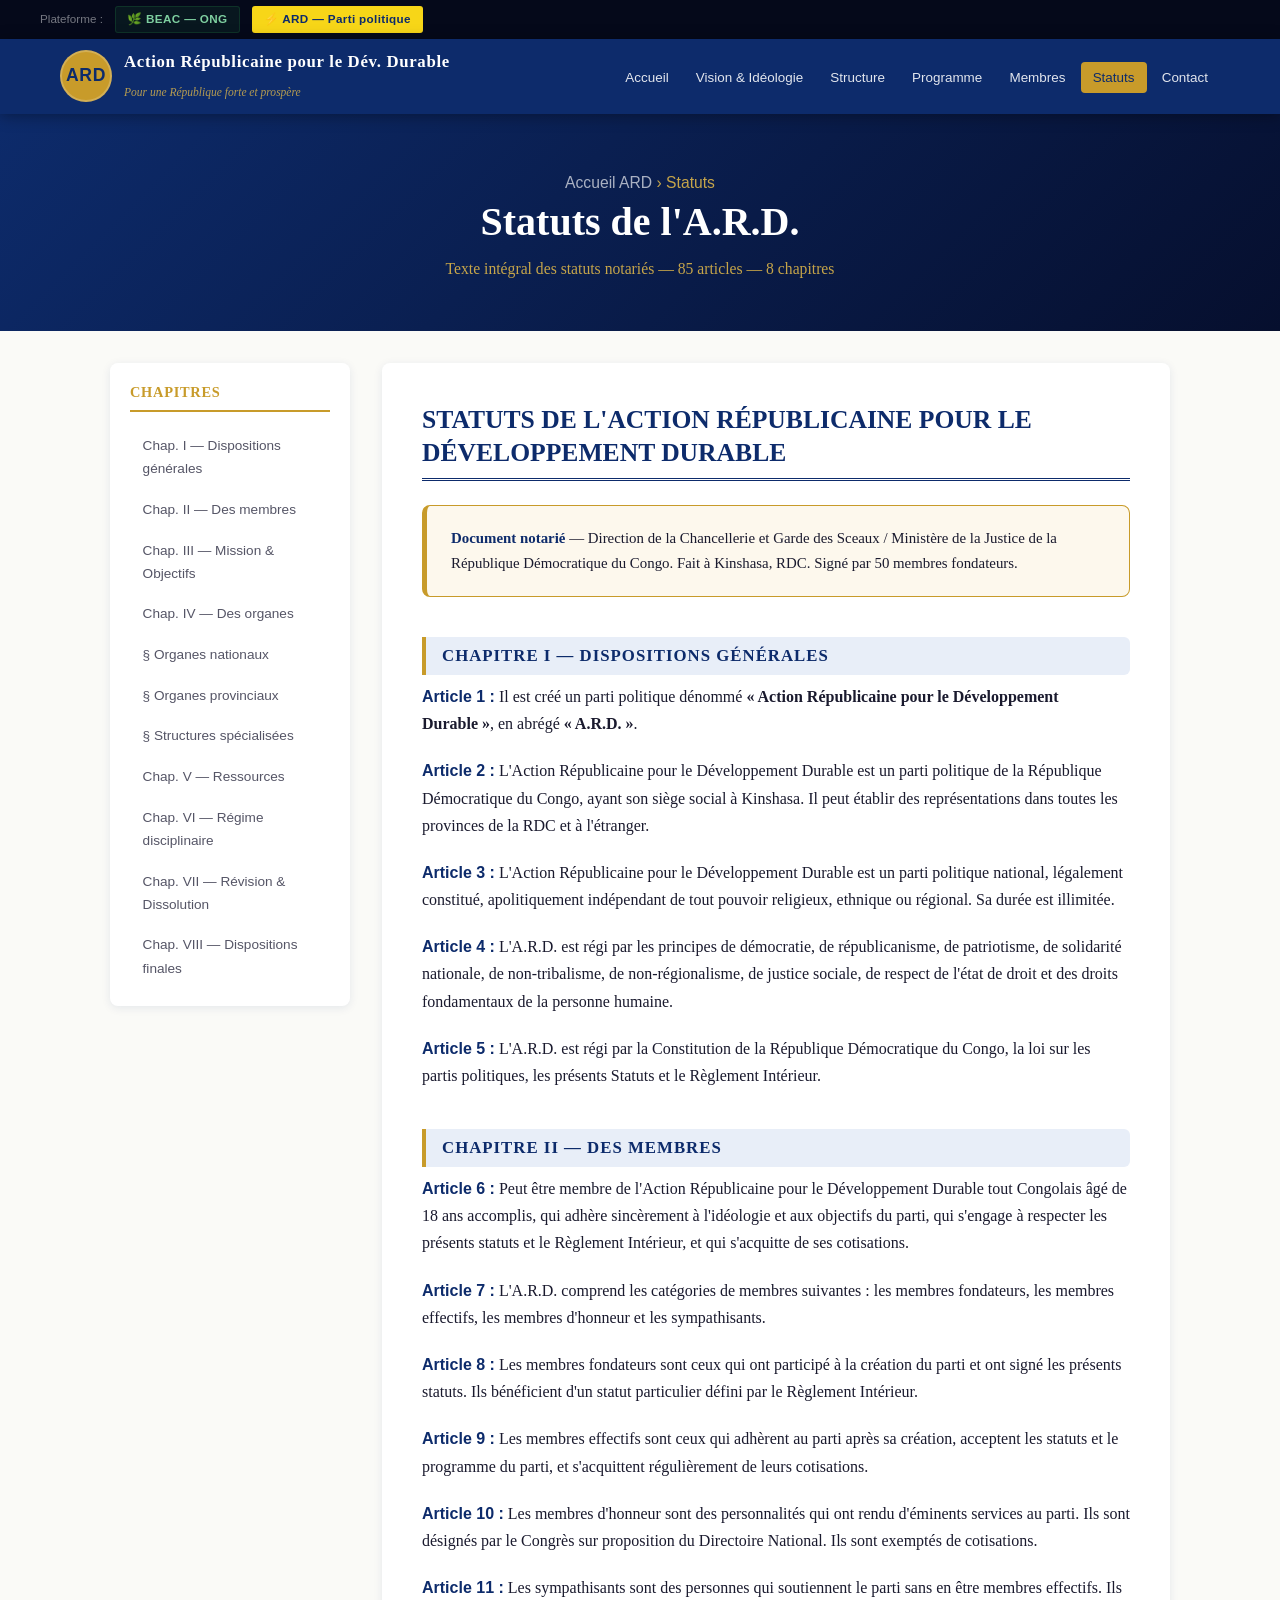
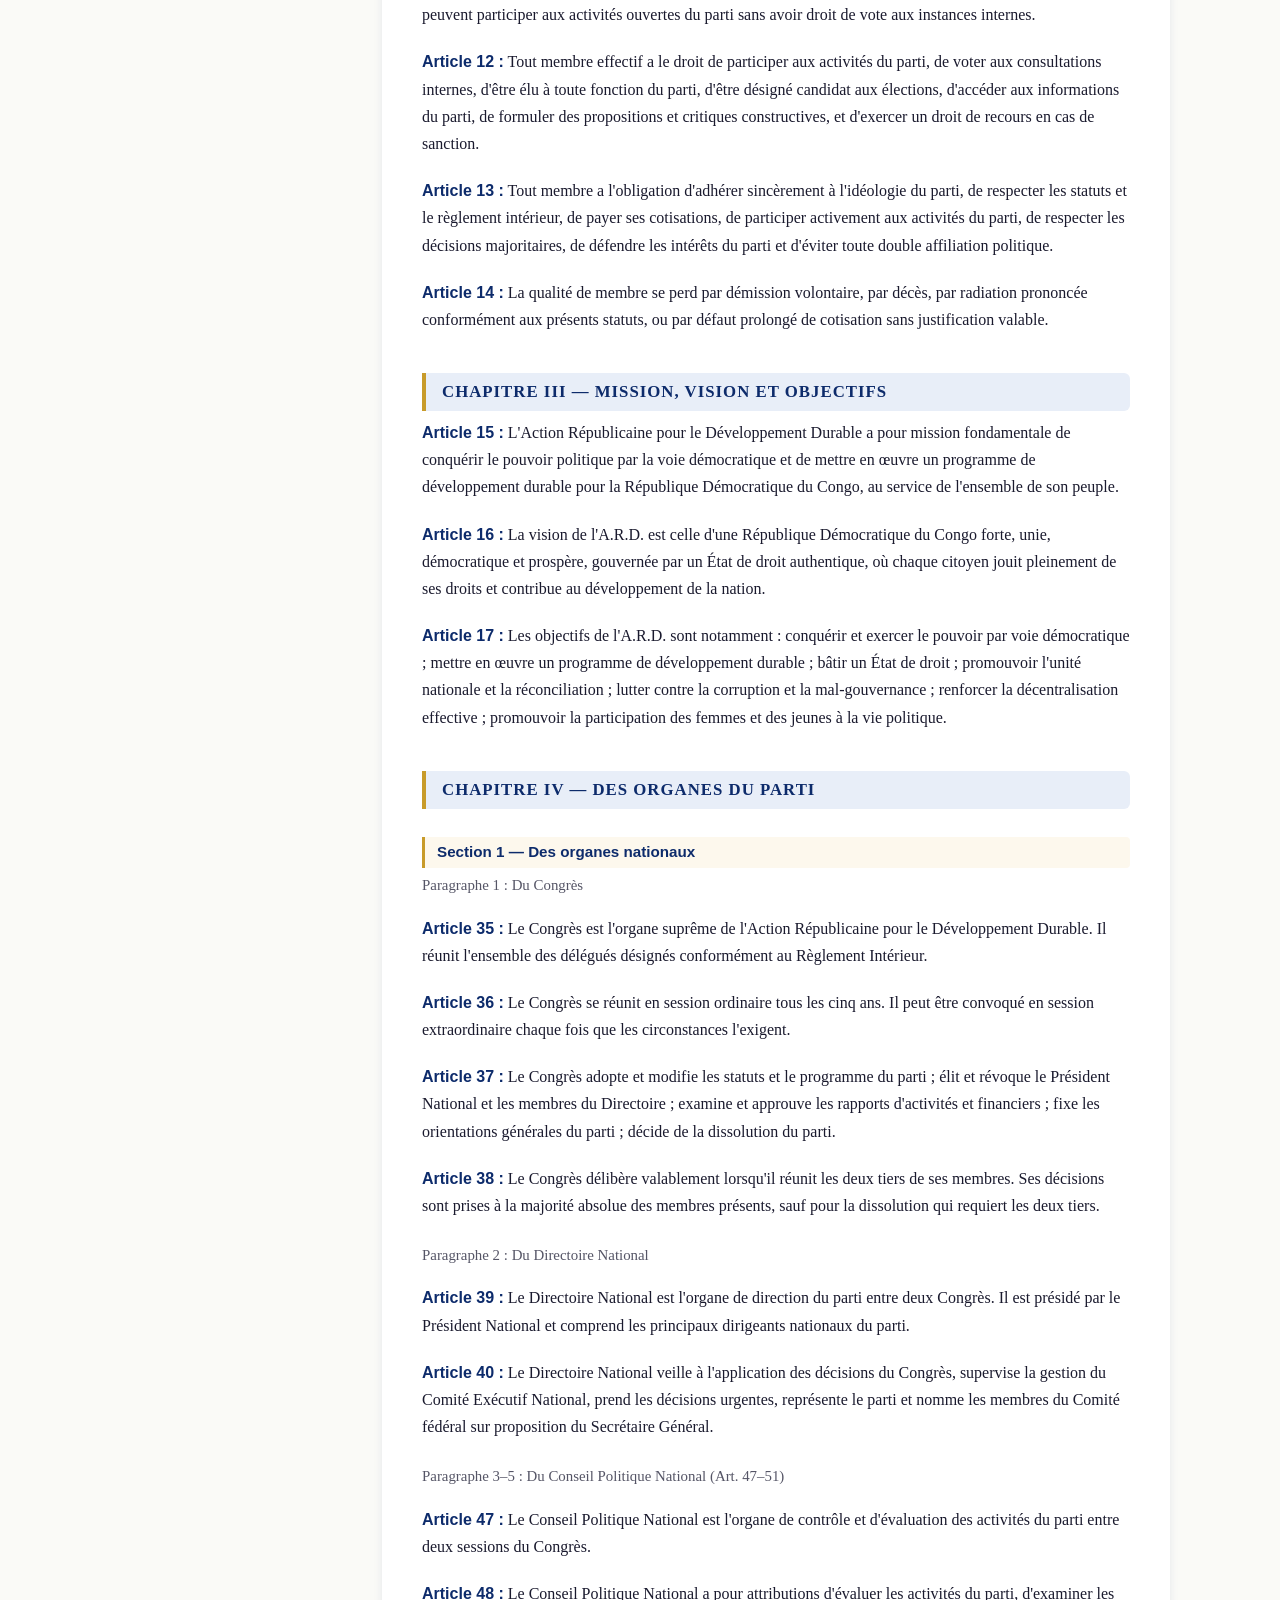
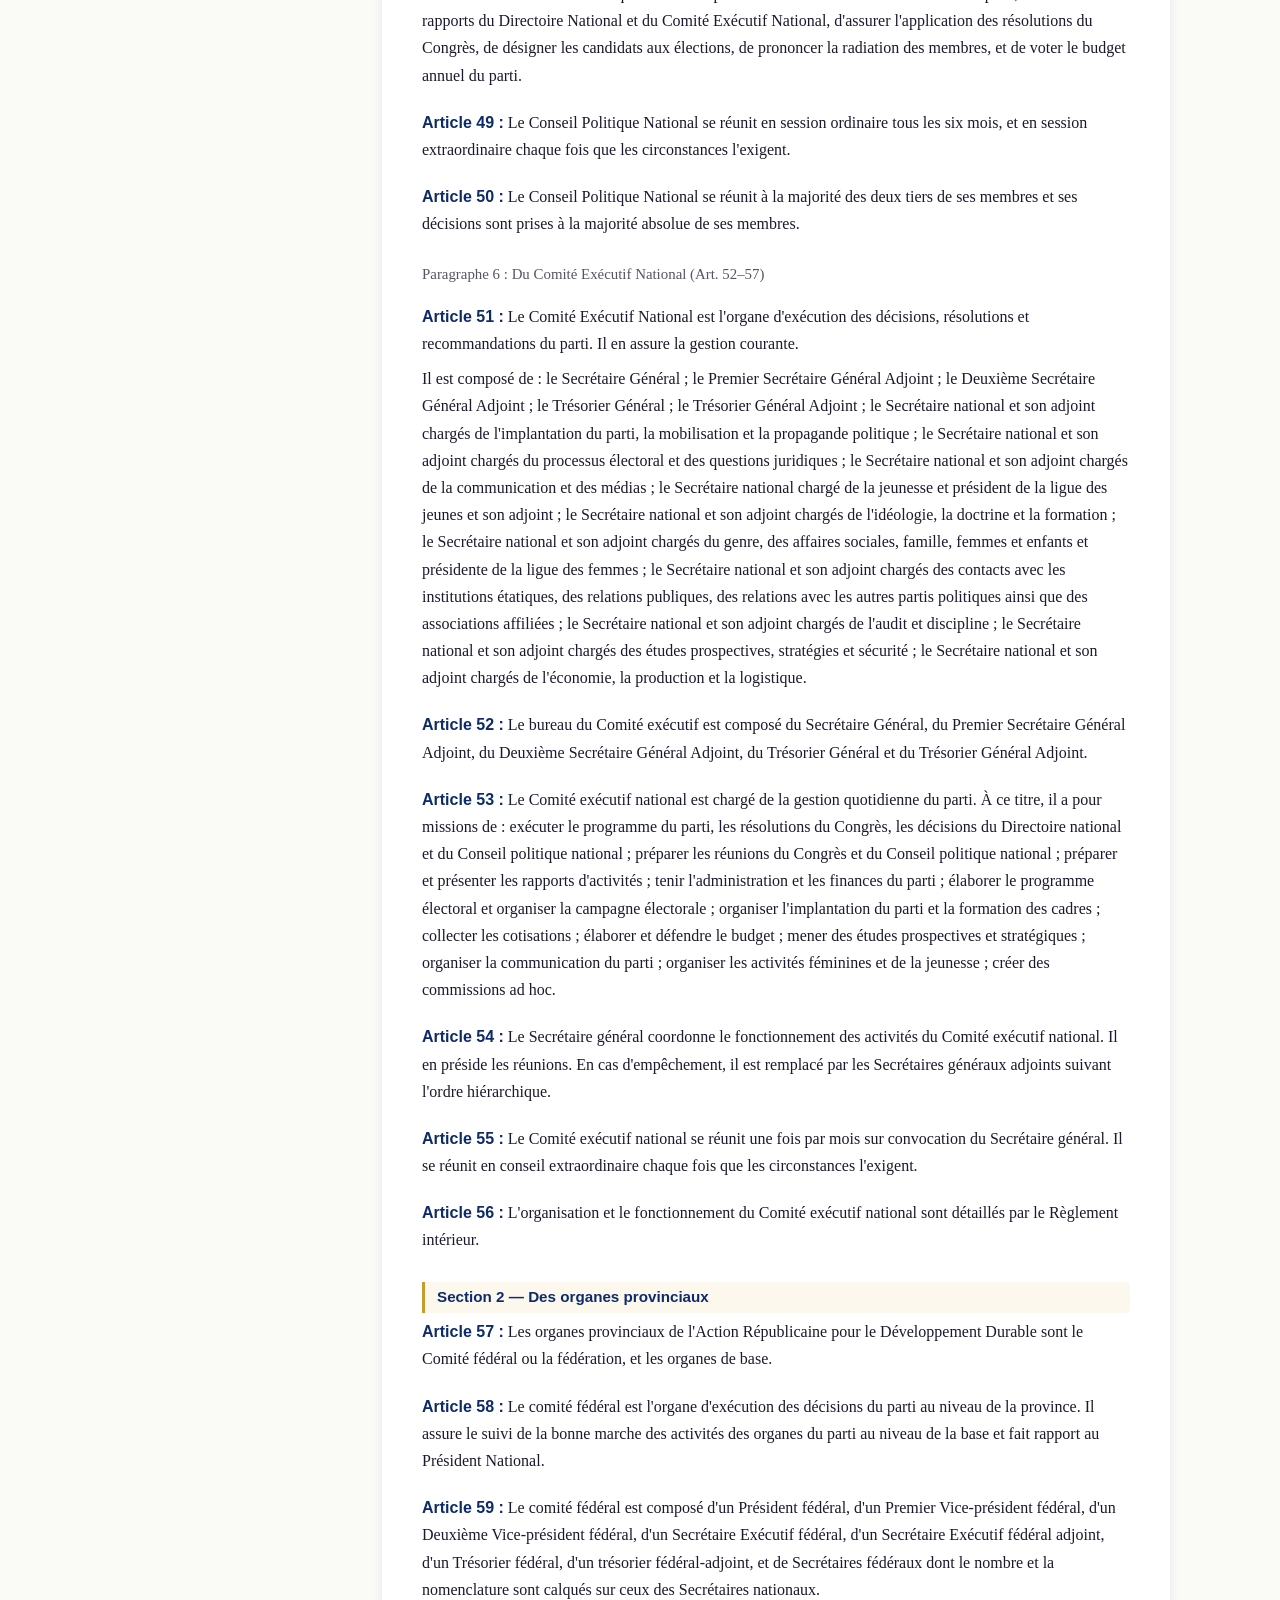
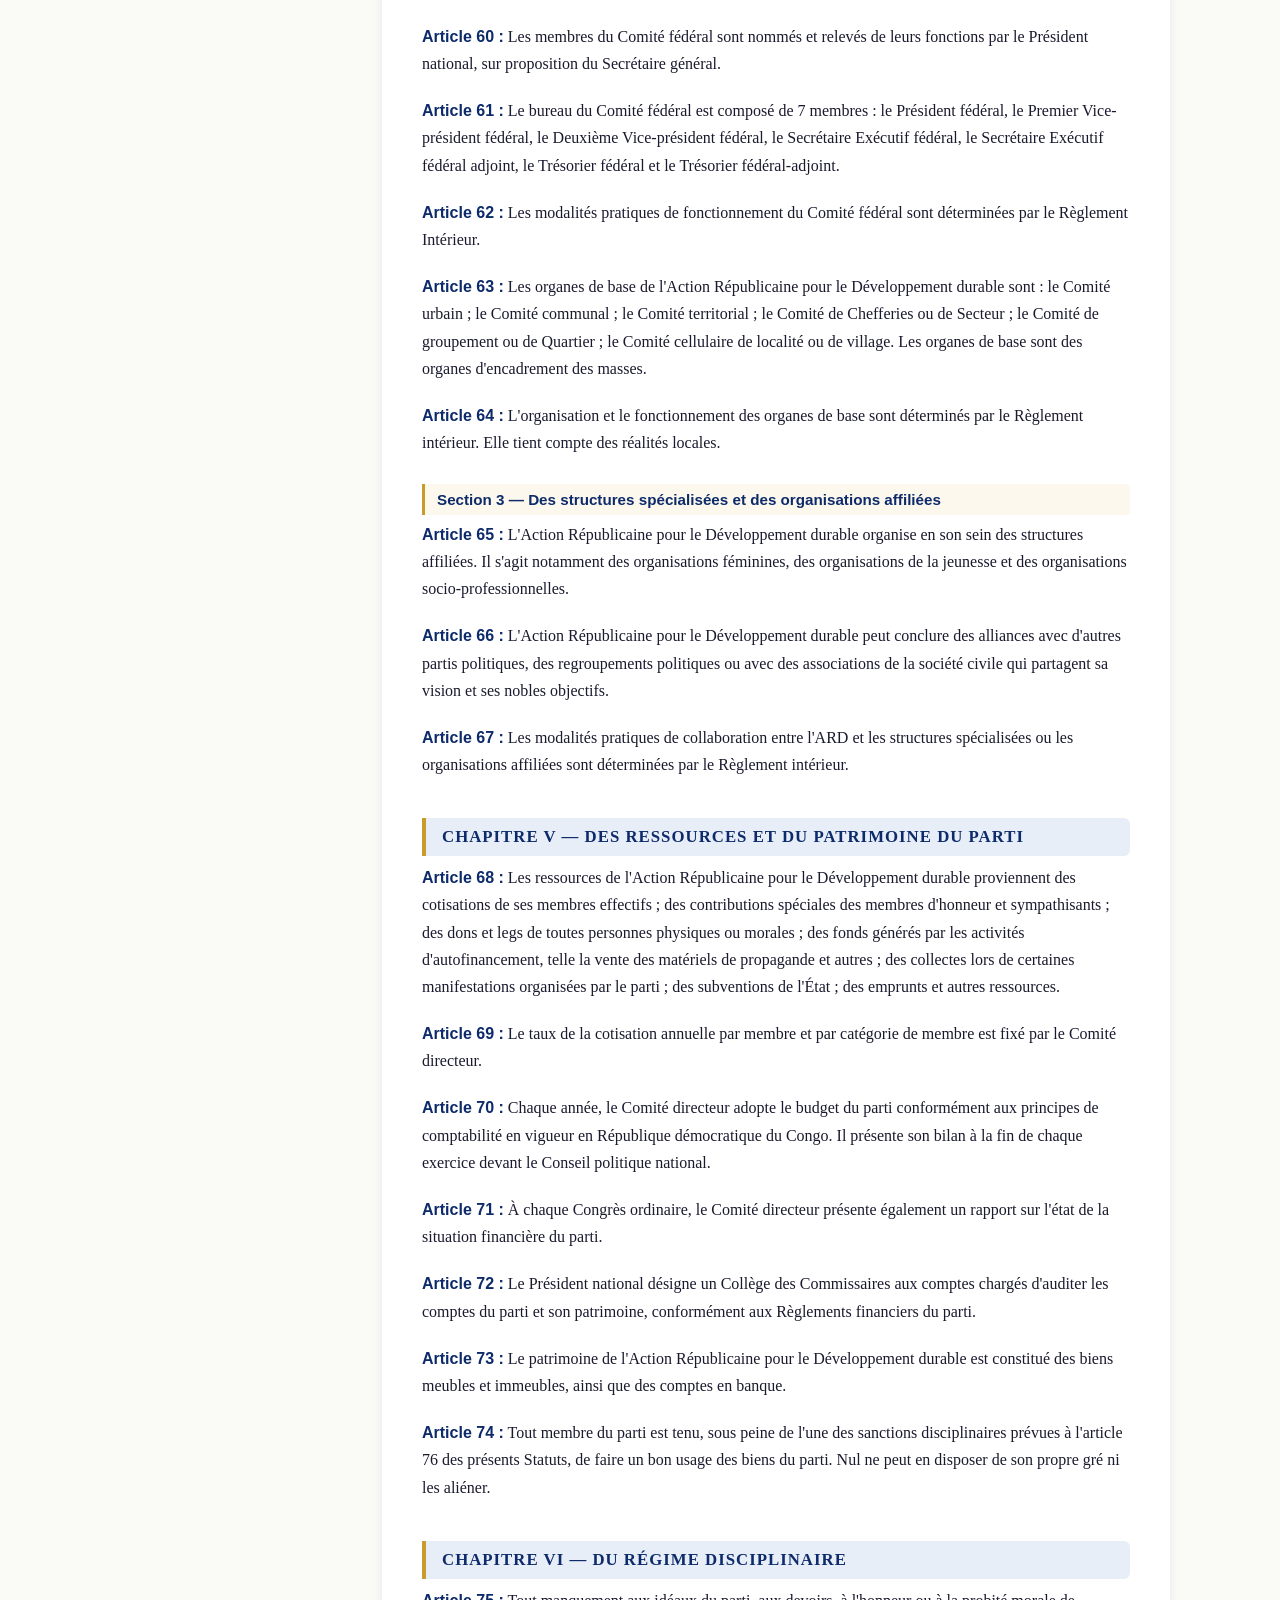
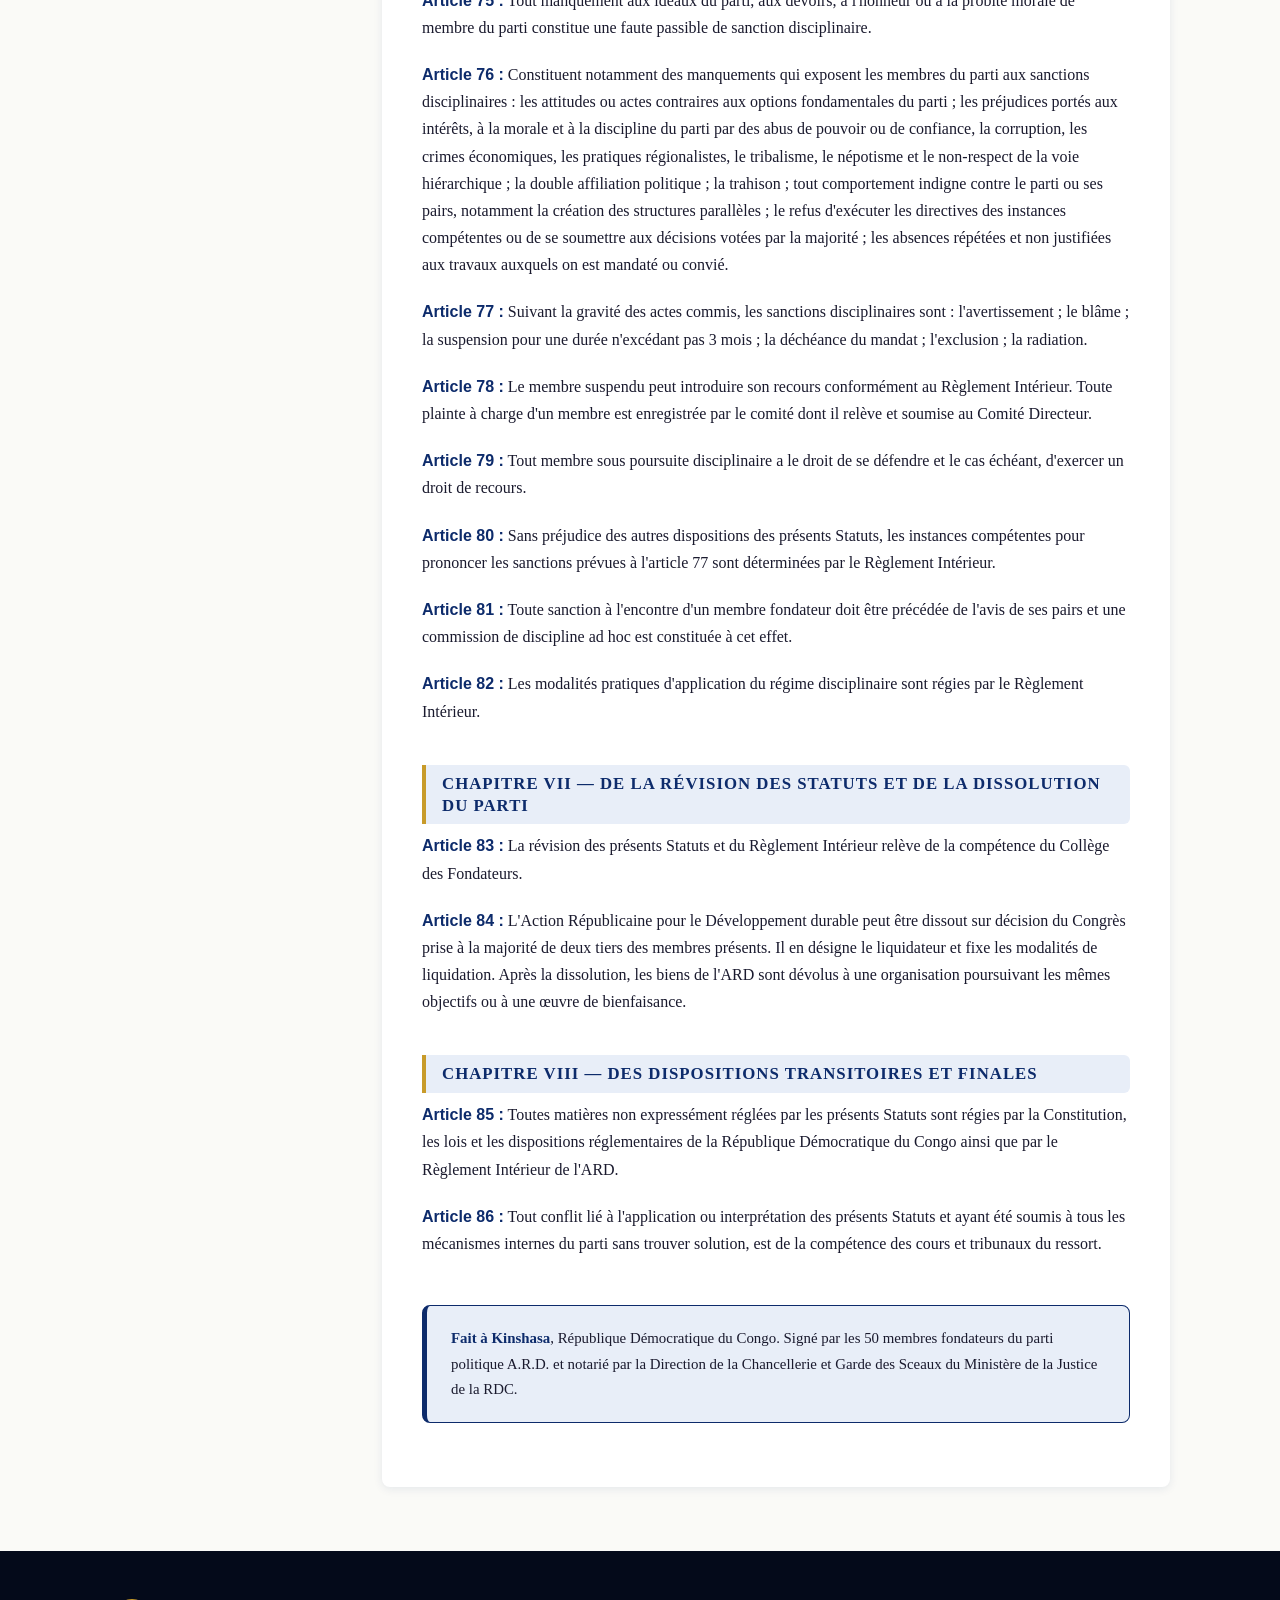
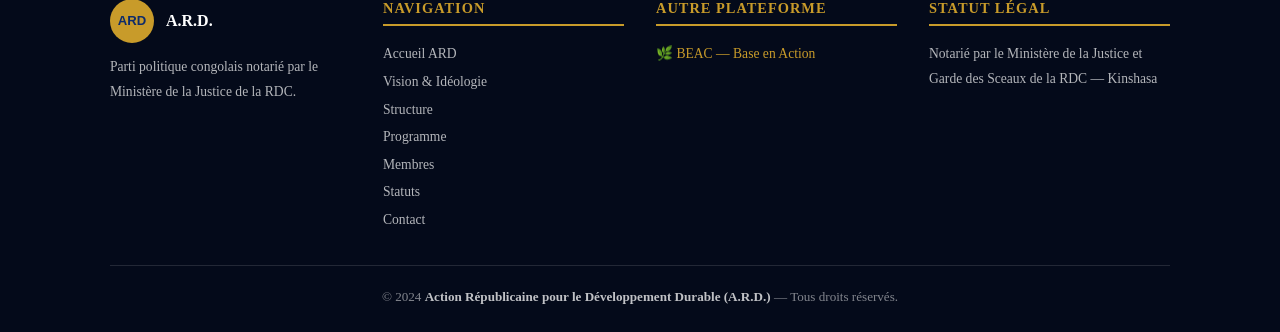
<file: ard/statuts.html>
<!DOCTYPE html>
<html lang="fr">
<head>
  <meta charset="UTF-8"/>
  <meta name="viewport" content="width=device-width, initial-scale=1.0"/>
  <meta name="description" content="Statuts de l'Action Républicaine pour le Développement Durable (A.R.D.) – texte intégral notarié, 85 articles."/>
  <title>Statuts – A.R.D.</title>
  <link rel="stylesheet" href="../ard-style.css"/>
  <link rel="icon" href="../assets/logo.png" type="image/png"/>
</head>
<body>

<div class="plateforme-switcher">
  <div class="switcher-inner">
    <span class="switcher-label">Plateforme :</span>
    <a href="../index.html" class="switcher-btn switcher-beac">🌿 BEAC — ONG</a>
    <a href="index.html" class="switcher-btn switcher-ard actif">⚡ ARD — Parti politique</a>
  </div>
</div>

<header>
  <div class="header-inner">
    <a href="index.html" class="logo-wrap">
      <div class="ard-logo-emblem">ARD</div>
      <div class="logo-text">
        <span class="org-name">Action Républicaine pour le Dév. Durable</span>
        <span class="org-devise">Pour une République forte et prospère</span>
      </div>
    </a>
    <button class="hamburger" aria-label="Menu" aria-expanded="false"><span></span><span></span><span></span></button>
    <nav>
      <ul>
        <li><a href="index.html">Accueil</a></li>
        <li><a href="vision.html">Vision &amp; Idéologie</a></li>
        <li><a href="structure.html">Structure</a></li>
        <li><a href="programme.html">Programme</a></li>
        <li><a href="membres.html">Membres</a></li>
        <li><a href="statuts.html" class="actif">Statuts</a></li>
        <li><a href="contact.html">Contact</a></li>
      </ul>
    </nav>
  </div>
</header>

<div class="page-hero">
  <p class="fil-ariane"><a href="index.html">Accueil ARD</a> › Statuts</p>
  <h1>Statuts de l'A.R.D.</h1>
  <p>Texte intégral des statuts notariés — 85 articles — 8 chapitres</p>
</div>

<div class="statuts-layout">
  <!-- NAVIGATION LATÉRALE -->
  <aside class="statuts-nav" aria-label="Navigation des statuts">
    <h3>Chapitres</h3>
    <ul>
      <li><a href="#chapitre-1">Chap. I — Dispositions générales</a></li>
      <li><a href="#chapitre-2">Chap. II — Des membres</a></li>
      <li><a href="#chapitre-3">Chap. III — Mission &amp; Objectifs</a></li>
      <li><a href="#chapitre-4">Chap. IV — Des organes</a></li>
      <li><a href="#section-nationaux">§ Organes nationaux</a></li>
      <li><a href="#section-provinciaux">§ Organes provinciaux</a></li>
      <li><a href="#section-specialisees">§ Structures spécialisées</a></li>
      <li><a href="#chapitre-5">Chap. V — Ressources</a></li>
      <li><a href="#chapitre-6">Chap. VI — Régime disciplinaire</a></li>
      <li><a href="#chapitre-7">Chap. VII — Révision &amp; Dissolution</a></li>
      <li><a href="#chapitre-8">Chap. VIII — Dispositions finales</a></li>
    </ul>
  </aside>

  <!-- CONTENU -->
  <main class="statuts-content">
    <h1 class="statuts-titre">STATUTS DE L'ACTION RÉPUBLICAINE POUR LE DÉVELOPPEMENT DURABLE</h1>

    <div class="encadre or" style="margin-bottom:2rem;">
      <p><strong>Document notarié</strong> — Direction de la Chancellerie et Garde des Sceaux / Ministère de la Justice de la République Démocratique du Congo. Fait à Kinshasa, RDC. Signé par 50 membres fondateurs.</p>
    </div>

    <!-- CHAPITRE I -->
    <h2 class="titre-section" id="chapitre-1">CHAPITRE I — DISPOSITIONS GÉNÉRALES</h2>

    <div class="article">
      <p><span class="article-num">Article 1 :</span> Il est créé un parti politique dénommé <strong>«&nbsp;Action Républicaine pour le Développement Durable&nbsp;»</strong>, en abrégé <strong>«&nbsp;A.R.D.&nbsp;»</strong>.</p>
    </div>
    <div class="article">
      <p><span class="article-num">Article 2 :</span> L'Action Républicaine pour le Développement Durable est un parti politique de la République Démocratique du Congo, ayant son siège social à Kinshasa. Il peut établir des représentations dans toutes les provinces de la RDC et à l'étranger.</p>
    </div>
    <div class="article">
      <p><span class="article-num">Article 3 :</span> L'Action Républicaine pour le Développement Durable est un parti politique national, légalement constitué, apolitiquement indépendant de tout pouvoir religieux, ethnique ou régional. Sa durée est illimitée.</p>
    </div>
    <div class="article">
      <p><span class="article-num">Article 4 :</span> L'A.R.D. est régi par les principes de démocratie, de républicanisme, de patriotisme, de solidarité nationale, de non-tribalisme, de non-régionalisme, de justice sociale, de respect de l'état de droit et des droits fondamentaux de la personne humaine.</p>
    </div>
    <div class="article">
      <p><span class="article-num">Article 5 :</span> L'A.R.D. est régi par la Constitution de la République Démocratique du Congo, la loi sur les partis politiques, les présents Statuts et le Règlement Intérieur.</p>
    </div>

    <!-- CHAPITRE II -->
    <h2 class="titre-section" id="chapitre-2">CHAPITRE II — DES MEMBRES</h2>

    <div class="article">
      <p><span class="article-num">Article 6 :</span> Peut être membre de l'Action Républicaine pour le Développement Durable tout Congolais âgé de 18 ans accomplis, qui adhère sincèrement à l'idéologie et aux objectifs du parti, qui s'engage à respecter les présents statuts et le Règlement Intérieur, et qui s'acquitte de ses cotisations.</p>
    </div>
    <div class="article">
      <p><span class="article-num">Article 7 :</span> L'A.R.D. comprend les catégories de membres suivantes : les membres fondateurs, les membres effectifs, les membres d'honneur et les sympathisants.</p>
    </div>
    <div class="article">
      <p><span class="article-num">Article 8 :</span> Les membres fondateurs sont ceux qui ont participé à la création du parti et ont signé les présents statuts. Ils bénéficient d'un statut particulier défini par le Règlement Intérieur.</p>
    </div>
    <div class="article">
      <p><span class="article-num">Article 9 :</span> Les membres effectifs sont ceux qui adhèrent au parti après sa création, acceptent les statuts et le programme du parti, et s'acquittent régulièrement de leurs cotisations.</p>
    </div>
    <div class="article">
      <p><span class="article-num">Article 10 :</span> Les membres d'honneur sont des personnalités qui ont rendu d'éminents services au parti. Ils sont désignés par le Congrès sur proposition du Directoire National. Ils sont exemptés de cotisations.</p>
    </div>
    <div class="article">
      <p><span class="article-num">Article 11 :</span> Les sympathisants sont des personnes qui soutiennent le parti sans en être membres effectifs. Ils peuvent participer aux activités ouvertes du parti sans avoir droit de vote aux instances internes.</p>
    </div>
    <div class="article">
      <p><span class="article-num">Article 12 :</span> Tout membre effectif a le droit de participer aux activités du parti, de voter aux consultations internes, d'être élu à toute fonction du parti, d'être désigné candidat aux élections, d'accéder aux informations du parti, de formuler des propositions et critiques constructives, et d'exercer un droit de recours en cas de sanction.</p>
    </div>
    <div class="article">
      <p><span class="article-num">Article 13 :</span> Tout membre a l'obligation d'adhérer sincèrement à l'idéologie du parti, de respecter les statuts et le règlement intérieur, de payer ses cotisations, de participer activement aux activités du parti, de respecter les décisions majoritaires, de défendre les intérêts du parti et d'éviter toute double affiliation politique.</p>
    </div>
    <div class="article">
      <p><span class="article-num">Article 14 :</span> La qualité de membre se perd par démission volontaire, par décès, par radiation prononcée conformément aux présents statuts, ou par défaut prolongé de cotisation sans justification valable.</p>
    </div>

    <!-- CHAPITRE III -->
    <h2 class="titre-section" id="chapitre-3">CHAPITRE III — MISSION, VISION ET OBJECTIFS</h2>

    <div class="article">
      <p><span class="article-num">Article 15 :</span> L'Action Républicaine pour le Développement Durable a pour mission fondamentale de conquérir le pouvoir politique par la voie démocratique et de mettre en œuvre un programme de développement durable pour la République Démocratique du Congo, au service de l'ensemble de son peuple.</p>
    </div>
    <div class="article">
      <p><span class="article-num">Article 16 :</span> La vision de l'A.R.D. est celle d'une République Démocratique du Congo forte, unie, démocratique et prospère, gouvernée par un État de droit authentique, où chaque citoyen jouit pleinement de ses droits et contribue au développement de la nation.</p>
    </div>
    <div class="article">
      <p><span class="article-num">Article 17 :</span> Les objectifs de l'A.R.D. sont notamment : conquérir et exercer le pouvoir par voie démocratique ; mettre en œuvre un programme de développement durable ; bâtir un État de droit ; promouvoir l'unité nationale et la réconciliation ; lutter contre la corruption et la mal-gouvernance ; renforcer la décentralisation effective ; promouvoir la participation des femmes et des jeunes à la vie politique.</p>
    </div>

    <!-- CHAPITRE IV -->
    <h2 class="titre-section" id="chapitre-4">CHAPITRE IV — DES ORGANES DU PARTI</h2>

    <h3 class="sous-titre-section" id="section-nationaux">Section 1 — Des organes nationaux</h3>

    <p style="margin-bottom:1rem;color:var(--texte-doux);font-size:.93rem;">Paragraphe 1 : Du Congrès</p>

    <div class="article">
      <p><span class="article-num">Article 35 :</span> Le Congrès est l'organe suprême de l'Action Républicaine pour le Développement Durable. Il réunit l'ensemble des délégués désignés conformément au Règlement Intérieur.</p>
    </div>
    <div class="article">
      <p><span class="article-num">Article 36 :</span> Le Congrès se réunit en session ordinaire tous les cinq ans. Il peut être convoqué en session extraordinaire chaque fois que les circonstances l'exigent.</p>
    </div>
    <div class="article">
      <p><span class="article-num">Article 37 :</span> Le Congrès adopte et modifie les statuts et le programme du parti ; élit et révoque le Président National et les membres du Directoire ; examine et approuve les rapports d'activités et financiers ; fixe les orientations générales du parti ; décide de la dissolution du parti.</p>
    </div>
    <div class="article">
      <p><span class="article-num">Article 38 :</span> Le Congrès délibère valablement lorsqu'il réunit les deux tiers de ses membres. Ses décisions sont prises à la majorité absolue des membres présents, sauf pour la dissolution qui requiert les deux tiers.</p>
    </div>

    <p style="margin:1.5rem 0 1rem;color:var(--texte-doux);font-size:.93rem;">Paragraphe 2 : Du Directoire National</p>

    <div class="article">
      <p><span class="article-num">Article 39 :</span> Le Directoire National est l'organe de direction du parti entre deux Congrès. Il est présidé par le Président National et comprend les principaux dirigeants nationaux du parti.</p>
    </div>
    <div class="article">
      <p><span class="article-num">Article 40 :</span> Le Directoire National veille à l'application des décisions du Congrès, supervise la gestion du Comité Exécutif National, prend les décisions urgentes, représente le parti et nomme les membres du Comité fédéral sur proposition du Secrétaire Général.</p>
    </div>

    <p style="margin:1.5rem 0 1rem;color:var(--texte-doux);font-size:.93rem;">Paragraphe 3–5 : Du Conseil Politique National (Art. 47–51)</p>

    <div class="article">
      <p><span class="article-num">Article 47 :</span> Le Conseil Politique National est l'organe de contrôle et d'évaluation des activités du parti entre deux sessions du Congrès.</p>
    </div>
    <div class="article">
      <p><span class="article-num">Article 48 :</span> Le Conseil Politique National a pour attributions d'évaluer les activités du parti, d'examiner les rapports du Directoire National et du Comité Exécutif National, d'assurer l'application des résolutions du Congrès, de désigner les candidats aux élections, de prononcer la radiation des membres, et de voter le budget annuel du parti.</p>
    </div>
    <div class="article">
      <p><span class="article-num">Article 49 :</span> Le Conseil Politique National se réunit en session ordinaire tous les six mois, et en session extraordinaire chaque fois que les circonstances l'exigent.</p>
    </div>
    <div class="article">
      <p><span class="article-num">Article 50 :</span> Le Conseil Politique National se réunit à la majorité des deux tiers de ses membres et ses décisions sont prises à la majorité absolue de ses membres.</p>
    </div>

    <p style="margin:1.5rem 0 1rem;color:var(--texte-doux);font-size:.93rem;">Paragraphe 6 : Du Comité Exécutif National (Art. 52–57)</p>

    <div class="article">
      <p><span class="article-num">Article 51 :</span> Le Comité Exécutif National est l'organe d'exécution des décisions, résolutions et recommandations du parti. Il en assure la gestion courante.</p>
      <p style="margin-top:.5rem;">Il est composé de : le Secrétaire Général ; le Premier Secrétaire Général Adjoint ; le Deuxième Secrétaire Général Adjoint ; le Trésorier Général ; le Trésorier Général Adjoint ; le Secrétaire national et son adjoint chargés de l'implantation du parti, la mobilisation et la propagande politique ; le Secrétaire national et son adjoint chargés du processus électoral et des questions juridiques ; le Secrétaire national et son adjoint chargés de la communication et des médias ; le Secrétaire national chargé de la jeunesse et président de la ligue des jeunes et son adjoint ; le Secrétaire national et son adjoint chargés de l'idéologie, la doctrine et la formation ; le Secrétaire national et son adjoint chargés du genre, des affaires sociales, famille, femmes et enfants et présidente de la ligue des femmes ; le Secrétaire national et son adjoint chargés des contacts avec les institutions étatiques, des relations publiques, des relations avec les autres partis politiques ainsi que des associations affiliées ; le Secrétaire national et son adjoint chargés de l'audit et discipline ; le Secrétaire national et son adjoint chargés des études prospectives, stratégies et sécurité ; le Secrétaire national et son adjoint chargés de l'économie, la production et la logistique.</p>
    </div>
    <div class="article">
      <p><span class="article-num">Article 52 :</span> Le bureau du Comité exécutif est composé du Secrétaire Général, du Premier Secrétaire Général Adjoint, du Deuxième Secrétaire Général Adjoint, du Trésorier Général et du Trésorier Général Adjoint.</p>
    </div>
    <div class="article">
      <p><span class="article-num">Article 53 :</span> Le Comité exécutif national est chargé de la gestion quotidienne du parti. À ce titre, il a pour missions de : exécuter le programme du parti, les résolutions du Congrès, les décisions du Directoire national et du Conseil politique national ; préparer les réunions du Congrès et du Conseil politique national ; préparer et présenter les rapports d'activités ; tenir l'administration et les finances du parti ; élaborer le programme électoral et organiser la campagne électorale ; organiser l'implantation du parti et la formation des cadres ; collecter les cotisations ; élaborer et défendre le budget ; mener des études prospectives et stratégiques ; organiser la communication du parti ; organiser les activités féminines et de la jeunesse ; créer des commissions ad hoc.</p>
    </div>
    <div class="article">
      <p><span class="article-num">Article 54 :</span> Le Secrétaire général coordonne le fonctionnement des activités du Comité exécutif national. Il en préside les réunions. En cas d'empêchement, il est remplacé par les Secrétaires généraux adjoints suivant l'ordre hiérarchique.</p>
    </div>
    <div class="article">
      <p><span class="article-num">Article 55 :</span> Le Comité exécutif national se réunit une fois par mois sur convocation du Secrétaire général. Il se réunit en conseil extraordinaire chaque fois que les circonstances l'exigent.</p>
    </div>
    <div class="article">
      <p><span class="article-num">Article 56 :</span> L'organisation et le fonctionnement du Comité exécutif national sont détaillés par le Règlement intérieur.</p>
    </div>

    <h3 class="sous-titre-section" id="section-provinciaux">Section 2 — Des organes provinciaux</h3>

    <div class="article">
      <p><span class="article-num">Article 57 :</span> Les organes provinciaux de l'Action Républicaine pour le Développement Durable sont le Comité fédéral ou la fédération, et les organes de base.</p>
    </div>
    <div class="article">
      <p><span class="article-num">Article 58 :</span> Le comité fédéral est l'organe d'exécution des décisions du parti au niveau de la province. Il assure le suivi de la bonne marche des activités des organes du parti au niveau de la base et fait rapport au Président National.</p>
    </div>
    <div class="article">
      <p><span class="article-num">Article 59 :</span> Le comité fédéral est composé d'un Président fédéral, d'un Premier Vice-président fédéral, d'un Deuxième Vice-président fédéral, d'un Secrétaire Exécutif fédéral, d'un Secrétaire Exécutif fédéral adjoint, d'un Trésorier fédéral, d'un trésorier fédéral-adjoint, et de Secrétaires fédéraux dont le nombre et la nomenclature sont calqués sur ceux des Secrétaires nationaux.</p>
    </div>
    <div class="article">
      <p><span class="article-num">Article 60 :</span> Les membres du Comité fédéral sont nommés et relevés de leurs fonctions par le Président national, sur proposition du Secrétaire général.</p>
    </div>
    <div class="article">
      <p><span class="article-num">Article 61 :</span> Le bureau du Comité fédéral est composé de 7 membres : le Président fédéral, le Premier Vice-président fédéral, le Deuxième Vice-président fédéral, le Secrétaire Exécutif fédéral, le Secrétaire Exécutif fédéral adjoint, le Trésorier fédéral et le Trésorier fédéral-adjoint.</p>
    </div>
    <div class="article">
      <p><span class="article-num">Article 62 :</span> Les modalités pratiques de fonctionnement du Comité fédéral sont déterminées par le Règlement Intérieur.</p>
    </div>
    <div class="article">
      <p><span class="article-num">Article 63 :</span> Les organes de base de l'Action Républicaine pour le Développement durable sont : le Comité urbain ; le Comité communal ; le Comité territorial ; le Comité de Chefferies ou de Secteur ; le Comité de groupement ou de Quartier ; le Comité cellulaire de localité ou de village. Les organes de base sont des organes d'encadrement des masses.</p>
    </div>
    <div class="article">
      <p><span class="article-num">Article 64 :</span> L'organisation et le fonctionnement des organes de base sont déterminés par le Règlement intérieur. Elle tient compte des réalités locales.</p>
    </div>

    <h3 class="sous-titre-section" id="section-specialisees">Section 3 — Des structures spécialisées et des organisations affiliées</h3>

    <div class="article">
      <p><span class="article-num">Article 65 :</span> L'Action Républicaine pour le Développement durable organise en son sein des structures affiliées. Il s'agit notamment des organisations féminines, des organisations de la jeunesse et des organisations socio-professionnelles.</p>
    </div>
    <div class="article">
      <p><span class="article-num">Article 66 :</span> L'Action Républicaine pour le Développement durable peut conclure des alliances avec d'autres partis politiques, des regroupements politiques ou avec des associations de la société civile qui partagent sa vision et ses nobles objectifs.</p>
    </div>
    <div class="article">
      <p><span class="article-num">Article 67 :</span> Les modalités pratiques de collaboration entre l'ARD et les structures spécialisées ou les organisations affiliées sont déterminées par le Règlement intérieur.</p>
    </div>

    <!-- CHAPITRE V -->
    <h2 class="titre-section" id="chapitre-5">CHAPITRE V — DES RESSOURCES ET DU PATRIMOINE DU PARTI</h2>

    <div class="article">
      <p><span class="article-num">Article 68 :</span> Les ressources de l'Action Républicaine pour le Développement durable proviennent des cotisations de ses membres effectifs ; des contributions spéciales des membres d'honneur et sympathisants ; des dons et legs de toutes personnes physiques ou morales ; des fonds générés par les activités d'autofinancement, telle la vente des matériels de propagande et autres ; des collectes lors de certaines manifestations organisées par le parti ; des subventions de l'État ; des emprunts et autres ressources.</p>
    </div>
    <div class="article">
      <p><span class="article-num">Article 69 :</span> Le taux de la cotisation annuelle par membre et par catégorie de membre est fixé par le Comité directeur.</p>
    </div>
    <div class="article">
      <p><span class="article-num">Article 70 :</span> Chaque année, le Comité directeur adopte le budget du parti conformément aux principes de comptabilité en vigueur en République démocratique du Congo. Il présente son bilan à la fin de chaque exercice devant le Conseil politique national.</p>
    </div>
    <div class="article">
      <p><span class="article-num">Article 71 :</span> À chaque Congrès ordinaire, le Comité directeur présente également un rapport sur l'état de la situation financière du parti.</p>
    </div>
    <div class="article">
      <p><span class="article-num">Article 72 :</span> Le Président national désigne un Collège des Commissaires aux comptes chargés d'auditer les comptes du parti et son patrimoine, conformément aux Règlements financiers du parti.</p>
    </div>
    <div class="article">
      <p><span class="article-num">Article 73 :</span> Le patrimoine de l'Action Républicaine pour le Développement durable est constitué des biens meubles et immeubles, ainsi que des comptes en banque.</p>
    </div>
    <div class="article">
      <p><span class="article-num">Article 74 :</span> Tout membre du parti est tenu, sous peine de l'une des sanctions disciplinaires prévues à l'article 76 des présents Statuts, de faire un bon usage des biens du parti. Nul ne peut en disposer de son propre gré ni les aliéner.</p>
    </div>

    <!-- CHAPITRE VI -->
    <h2 class="titre-section" id="chapitre-6">CHAPITRE VI — DU RÉGIME DISCIPLINAIRE</h2>

    <div class="article">
      <p><span class="article-num">Article 75 :</span> Tout manquement aux idéaux du parti, aux devoirs, à l'honneur ou à la probité morale de membre du parti constitue une faute passible de sanction disciplinaire.</p>
    </div>
    <div class="article">
      <p><span class="article-num">Article 76 :</span> Constituent notamment des manquements qui exposent les membres du parti aux sanctions disciplinaires : les attitudes ou actes contraires aux options fondamentales du parti ; les préjudices portés aux intérêts, à la morale et à la discipline du parti par des abus de pouvoir ou de confiance, la corruption, les crimes économiques, les pratiques régionalistes, le tribalisme, le népotisme et le non-respect de la voie hiérarchique ; la double affiliation politique ; la trahison ; tout comportement indigne contre le parti ou ses pairs, notamment la création des structures parallèles ; le refus d'exécuter les directives des instances compétentes ou de se soumettre aux décisions votées par la majorité ; les absences répétées et non justifiées aux travaux auxquels on est mandaté ou convié.</p>
    </div>
    <div class="article">
      <p><span class="article-num">Article 77 :</span> Suivant la gravité des actes commis, les sanctions disciplinaires sont : l'avertissement ; le blâme ; la suspension pour une durée n'excédant pas 3 mois ; la déchéance du mandat ; l'exclusion ; la radiation.</p>
    </div>
    <div class="article">
      <p><span class="article-num">Article 78 :</span> Le membre suspendu peut introduire son recours conformément au Règlement Intérieur. Toute plainte à charge d'un membre est enregistrée par le comité dont il relève et soumise au Comité Directeur.</p>
    </div>
    <div class="article">
      <p><span class="article-num">Article 79 :</span> Tout membre sous poursuite disciplinaire a le droit de se défendre et le cas échéant, d'exercer un droit de recours.</p>
    </div>
    <div class="article">
      <p><span class="article-num">Article 80 :</span> Sans préjudice des autres dispositions des présents Statuts, les instances compétentes pour prononcer les sanctions prévues à l'article 77 sont déterminées par le Règlement Intérieur.</p>
    </div>
    <div class="article">
      <p><span class="article-num">Article 81 :</span> Toute sanction à l'encontre d'un membre fondateur doit être précédée de l'avis de ses pairs et une commission de discipline ad hoc est constituée à cet effet.</p>
    </div>
    <div class="article">
      <p><span class="article-num">Article 82 :</span> Les modalités pratiques d'application du régime disciplinaire sont régies par le Règlement Intérieur.</p>
    </div>

    <!-- CHAPITRE VII -->
    <h2 class="titre-section" id="chapitre-7">CHAPITRE VII — DE LA RÉVISION DES STATUTS ET DE LA DISSOLUTION DU PARTI</h2>

    <div class="article">
      <p><span class="article-num">Article 83 :</span> La révision des présents Statuts et du Règlement Intérieur relève de la compétence du Collège des Fondateurs.</p>
    </div>
    <div class="article">
      <p><span class="article-num">Article 84 :</span> L'Action Républicaine pour le Développement durable peut être dissout sur décision du Congrès prise à la majorité de deux tiers des membres présents. Il en désigne le liquidateur et fixe les modalités de liquidation. Après la dissolution, les biens de l'ARD sont dévolus à une organisation poursuivant les mêmes objectifs ou à une œuvre de bienfaisance.</p>
    </div>

    <!-- CHAPITRE VIII -->
    <h2 class="titre-section" id="chapitre-8">CHAPITRE VIII — DES DISPOSITIONS TRANSITOIRES ET FINALES</h2>

    <div class="article">
      <p><span class="article-num">Article 85 :</span> Toutes matières non expressément réglées par les présents Statuts sont régies par la Constitution, les lois et les dispositions réglementaires de la République Démocratique du Congo ainsi que par le Règlement Intérieur de l'ARD.</p>
    </div>
    <div class="article">
      <p><span class="article-num">Article 86 :</span> Tout conflit lié à l'application ou interprétation des présents Statuts et ayant été soumis à tous les mécanismes internes du parti sans trouver solution, est de la compétence des cours et tribunaux du ressort.</p>
    </div>

    <div class="encadre" style="margin-top:3rem;">
      <p><strong>Fait à Kinshasa</strong>, République Démocratique du Congo. Signé par les 50 membres fondateurs du parti politique A.R.D. et notarié par la Direction de la Chancellerie et Garde des Sceaux du Ministère de la Justice de la RDC.</p>
    </div>
  </main>
</div>

<footer>
  <div class="container">
    <div class="footer-grille">
      <div class="footer-col"><div class="footer-logo-ard"><div class="ard-emblem-sm">ARD</div><span class="name">A.R.D.</span></div><p>Parti politique congolais notarié par le Ministère de la Justice de la RDC.</p></div>
      <div class="footer-col"><h4>Navigation</h4><ul><li><a href="index.html">Accueil ARD</a></li><li><a href="vision.html">Vision &amp; Idéologie</a></li><li><a href="structure.html">Structure</a></li><li><a href="programme.html">Programme</a></li><li><a href="membres.html">Membres</a></li><li><a href="statuts.html">Statuts</a></li><li><a href="contact.html">Contact</a></li></ul></div>
      <div class="footer-col"><h4>Autre plateforme</h4><p><a href="../index.html" style="color:var(--ard-or);">🌿 BEAC — Base en Action</a></p></div>
      <div class="footer-col"><h4>Statut légal</h4><p>Notarié par le Ministère de la Justice et Garde des Sceaux de la RDC — Kinshasa</p></div>
    </div>
    <div class="footer-bas"><p>&copy; 2024 <strong>Action Républicaine pour le Développement Durable (A.R.D.)</strong> — Tous droits réservés.</p></div>
  </div>
</footer>

<button id="scrollTop" aria-label="Retour en haut">&#8679;</button>
<script src="../script.js"></script>
</body>
</html>
</file>
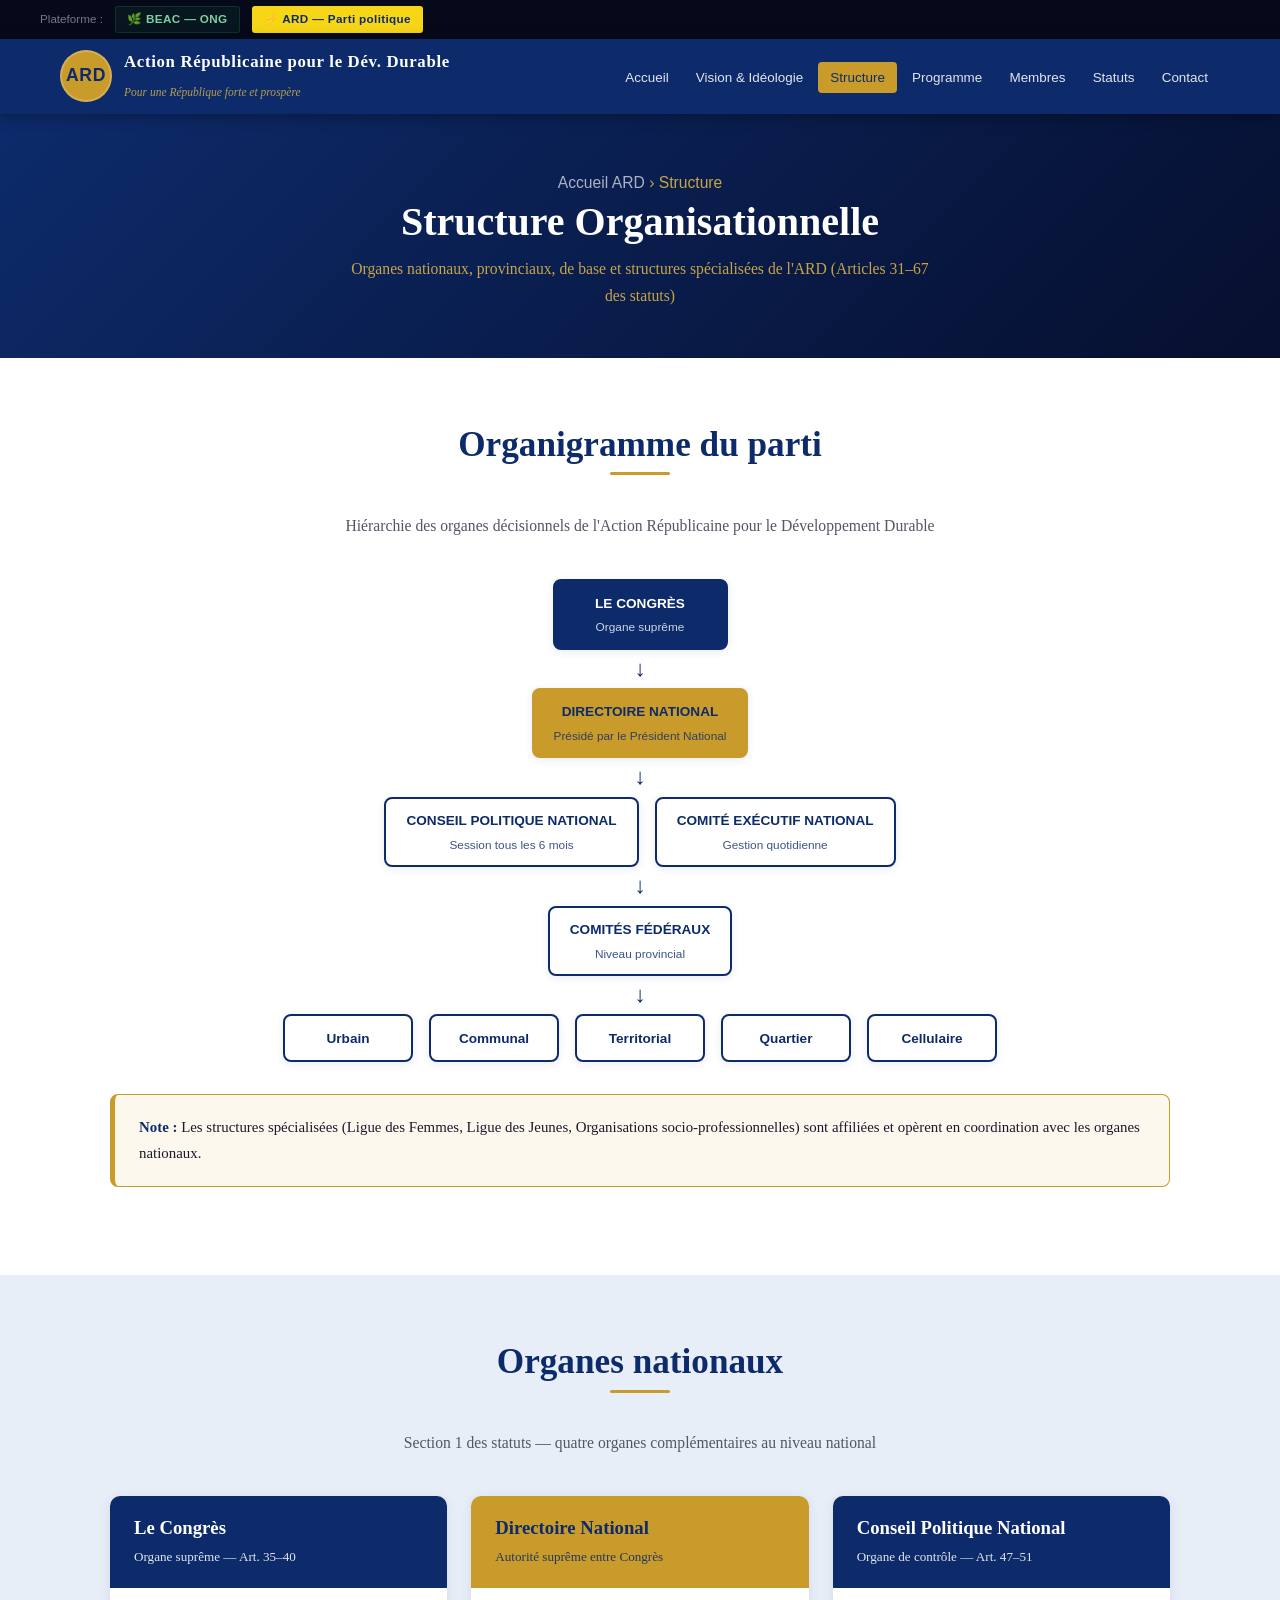
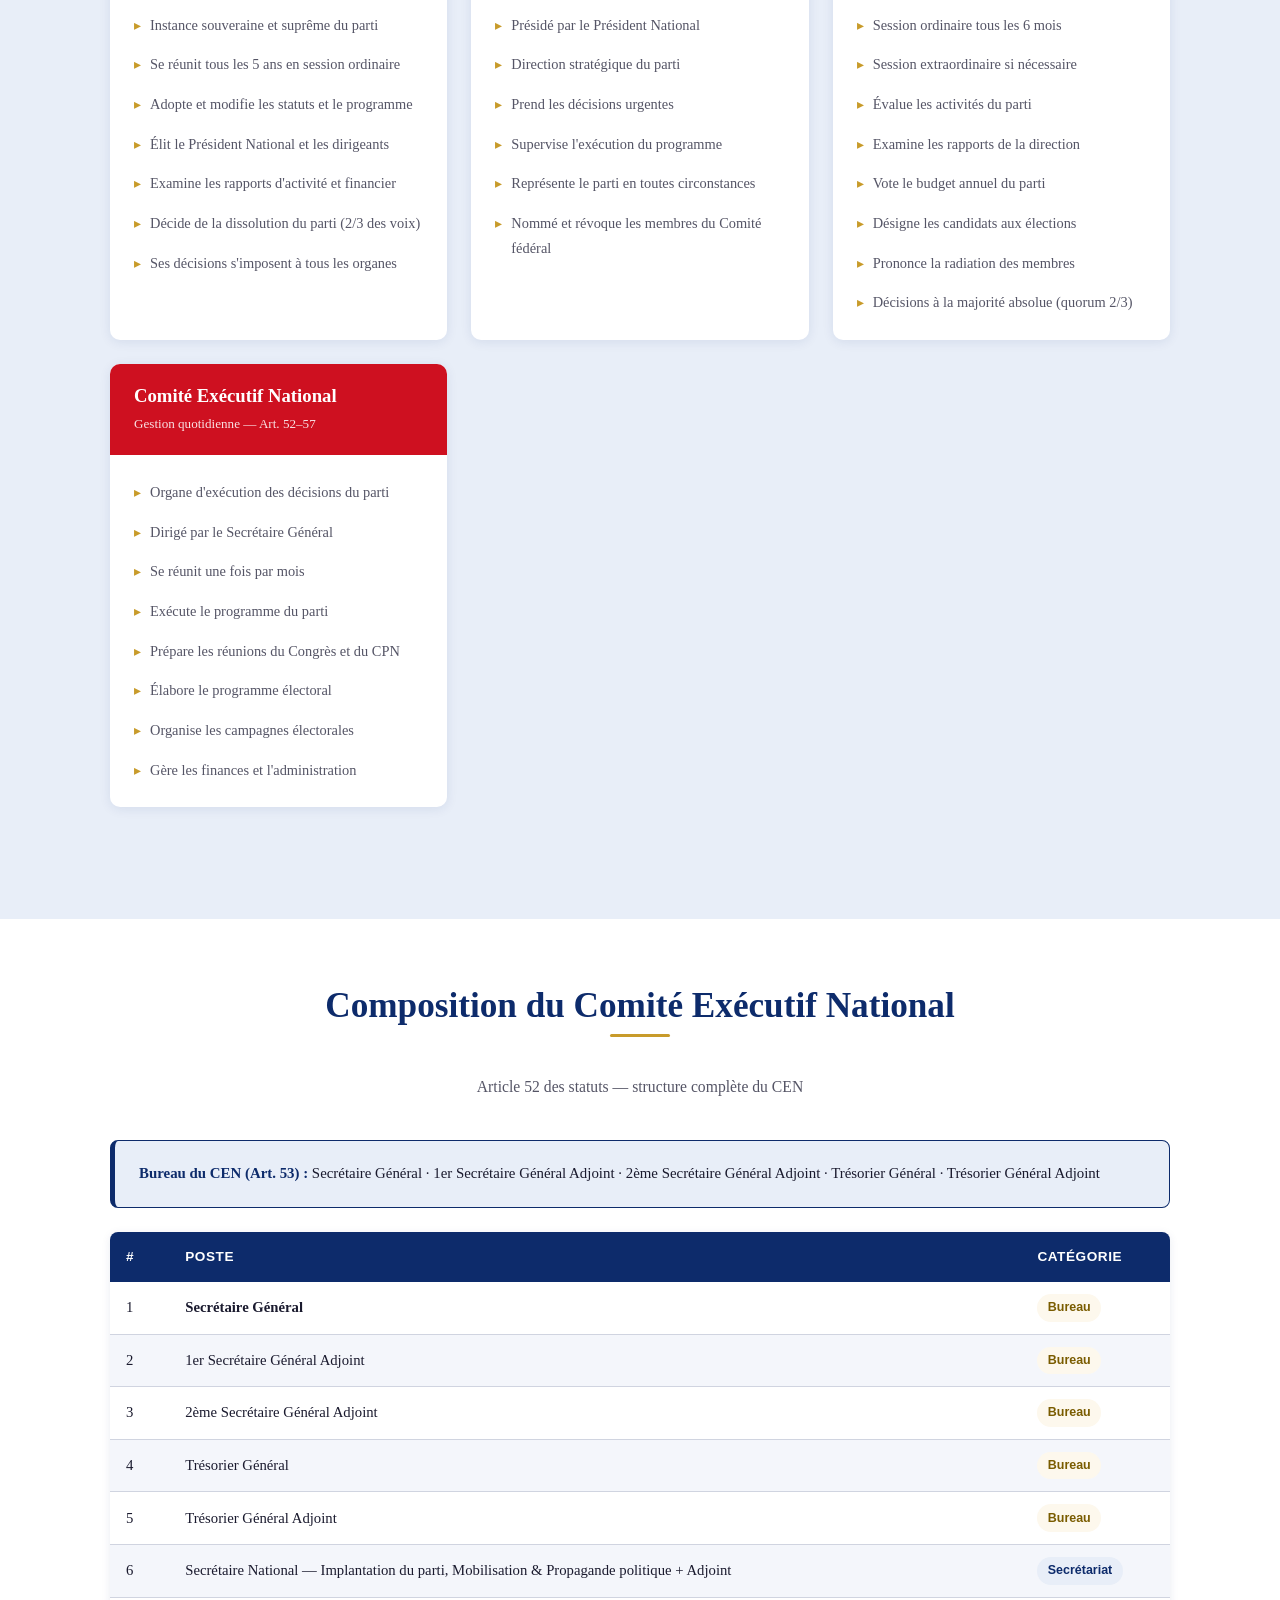
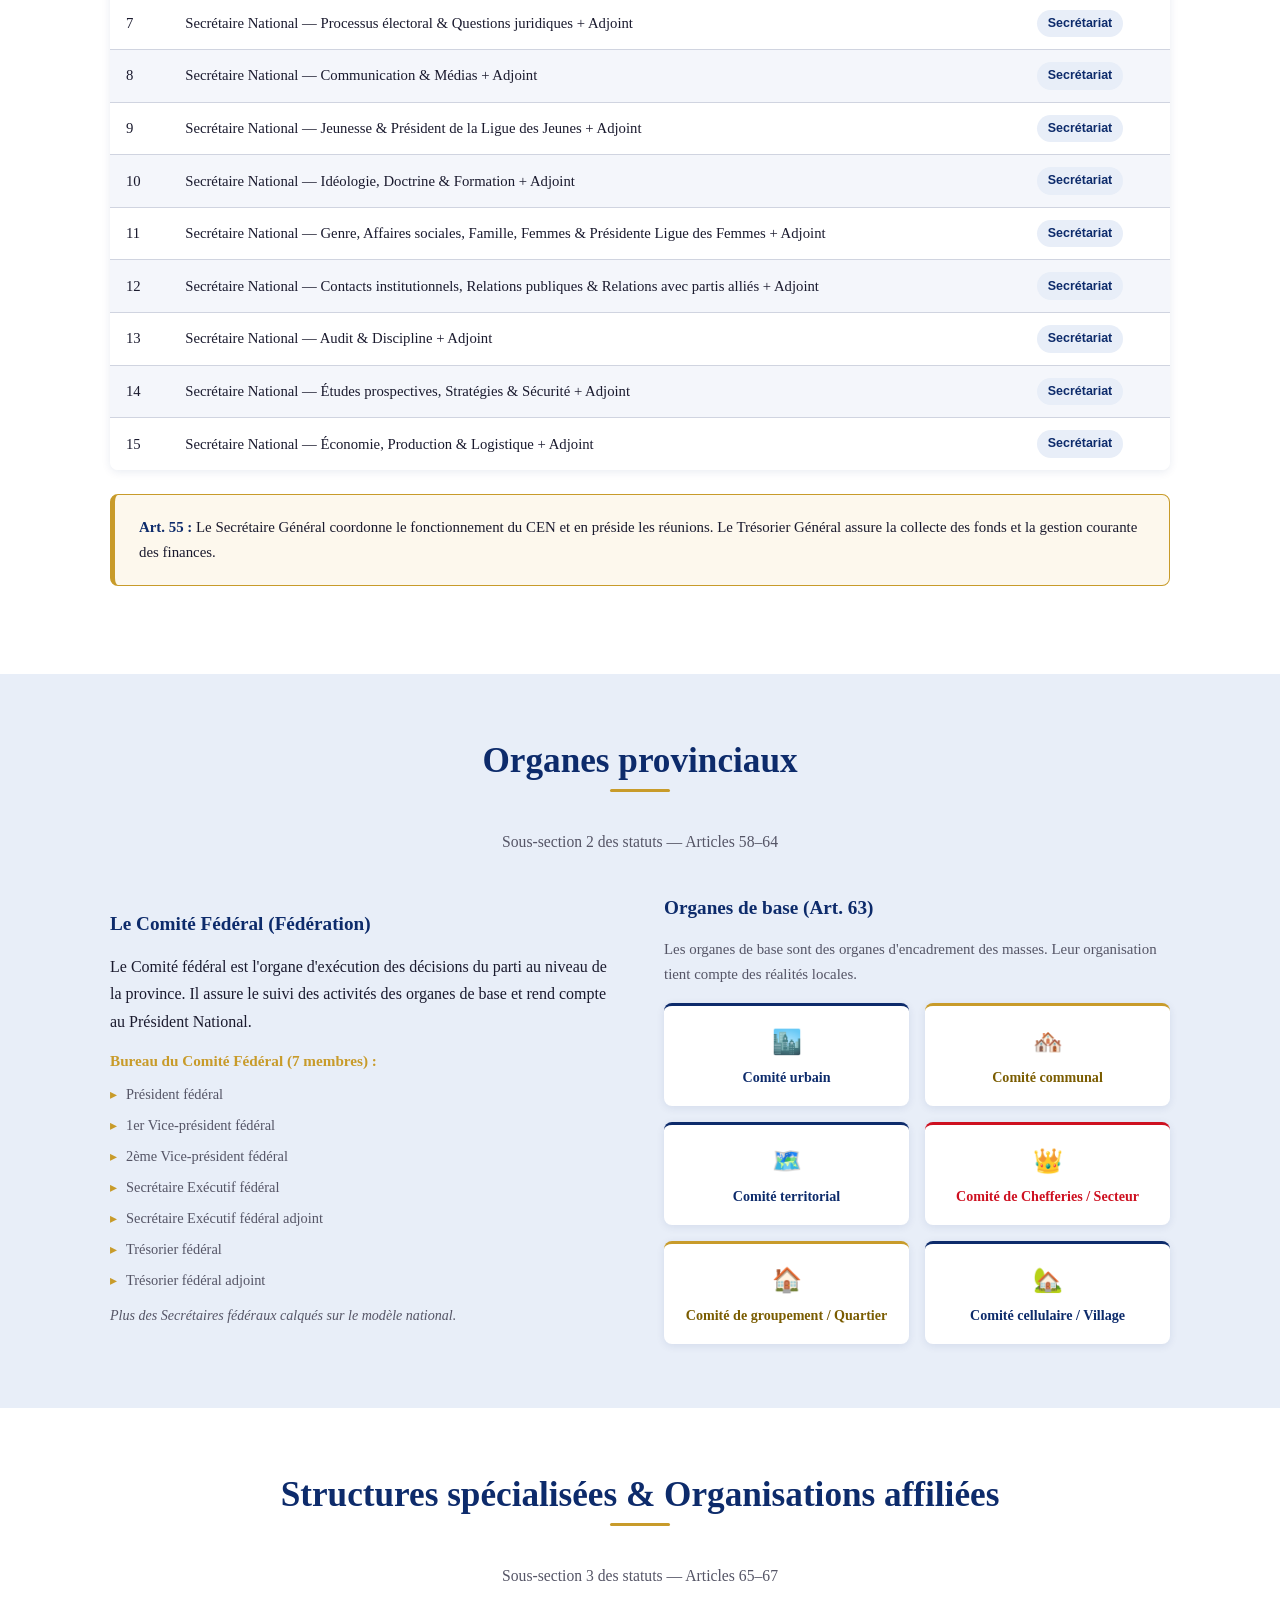
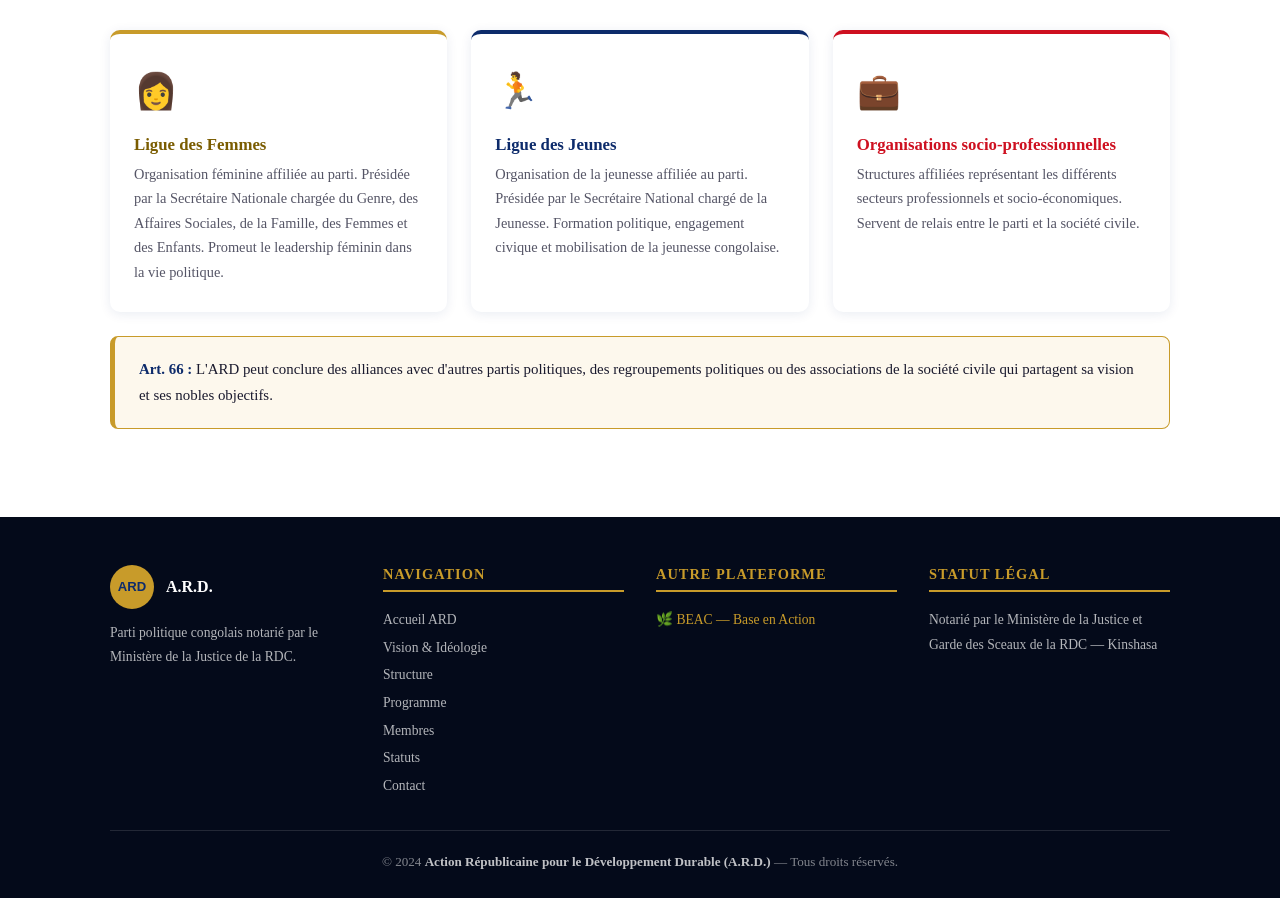
<file: ard/structure.html>
<!DOCTYPE html>
<html lang="fr">
<head>
  <meta charset="UTF-8"/>
  <meta name="viewport" content="width=device-width, initial-scale=1.0"/>
  <meta name="description" content="Structure organisationnelle de l'ARD – organes nationaux, provinciaux et de base du parti politique congolais."/>
  <title>Structure – A.R.D.</title>
  <link rel="stylesheet" href="../ard-style.css"/>
  <link rel="icon" href="../assets/logo.png" type="image/png"/>
</head>
<body>

<div class="plateforme-switcher">
  <div class="switcher-inner">
    <span class="switcher-label">Plateforme :</span>
    <a href="../index.html" class="switcher-btn switcher-beac">🌿 BEAC — ONG</a>
    <a href="index.html" class="switcher-btn switcher-ard actif">⚡ ARD — Parti politique</a>
  </div>
</div>

<header>
  <div class="header-inner">
    <a href="index.html" class="logo-wrap">
      <div class="ard-logo-emblem">ARD</div>
      <div class="logo-text">
        <span class="org-name">Action Républicaine pour le Dév. Durable</span>
        <span class="org-devise">Pour une République forte et prospère</span>
      </div>
    </a>
    <button class="hamburger" aria-label="Menu" aria-expanded="false"><span></span><span></span><span></span></button>
    <nav>
      <ul>
        <li><a href="index.html">Accueil</a></li>
        <li><a href="vision.html">Vision &amp; Idéologie</a></li>
        <li><a href="structure.html" class="actif">Structure</a></li>
        <li><a href="programme.html">Programme</a></li>
        <li><a href="membres.html">Membres</a></li>
        <li><a href="statuts.html">Statuts</a></li>
        <li><a href="contact.html">Contact</a></li>
      </ul>
    </nav>
  </div>
</header>

<div class="page-hero">
  <p class="fil-ariane"><a href="index.html">Accueil ARD</a> › Structure</p>
  <h1>Structure Organisationnelle</h1>
  <p>Organes nationaux, provinciaux, de base et structures spécialisées de l'ARD (Articles 31–67 des statuts)</p>
</div>

<!-- ORGANIGRAMME -->
<section style="background:white;">
  <div class="container">
    <div class="section-titre">
      <h2>Organigramme du parti</h2>
      <p>Hiérarchie des organes décisionnels de l'Action Républicaine pour le Développement Durable</p>
    </div>
    <div class="org-chart">
      <div class="org-level">
        <div class="org-node top">LE CONGRÈS<small>Organe suprême</small></div>
      </div>
      <div class="org-connector">↓</div>
      <div class="org-level">
        <div class="org-node or">DIRECTOIRE NATIONAL<small>Présidé par le Président National</small></div>
      </div>
      <div class="org-connector">↓</div>
      <div class="org-level">
        <div class="org-node">CONSEIL POLITIQUE NATIONAL<small>Session tous les 6 mois</small></div>
        <div class="org-node">COMITÉ EXÉCUTIF NATIONAL<small>Gestion quotidienne</small></div>
      </div>
      <div class="org-connector">↓</div>
      <div class="org-level">
        <div class="org-node">COMITÉS FÉDÉRAUX<small>Niveau provincial</small></div>
      </div>
      <div class="org-connector">↓</div>
      <div class="org-level">
        <div class="org-node" style="min-width:130px;">Urbain</div>
        <div class="org-node" style="min-width:130px;">Communal</div>
        <div class="org-node" style="min-width:130px;">Territorial</div>
        <div class="org-node" style="min-width:130px;">Quartier</div>
        <div class="org-node" style="min-width:130px;">Cellulaire</div>
      </div>
    </div>
    <div class="encadre or" style="margin-top:2rem;">
      <p><strong>Note :</strong> Les structures spécialisées (Ligue des Femmes, Ligue des Jeunes, Organisations socio-professionnelles) sont affiliées et opèrent en coordination avec les organes nationaux.</p>
    </div>
  </div>
</section>

<!-- ORGANES NATIONAUX -->
<section style="background:var(--ard-bleu-pale);" id="nationaux">
  <div class="container">
    <div class="section-titre">
      <h2>Organes nationaux</h2>
      <p>Section 1 des statuts — quatre organes complémentaires au niveau national</p>
    </div>

    <div class="organes-grille" style="grid-template-columns:repeat(auto-fill,minmax(280px,1fr));">
      <!-- Congrès -->
      <div class="organe-carte">
        <div class="organe-en-tete">
          <h3>Le Congrès</h3>
          <p>Organe suprême — Art. 35–40</p>
        </div>
        <div class="organe-corps">
          <ul>
            <li>Instance souveraine et suprême du parti</li>
            <li>Se réunit tous les 5 ans en session ordinaire</li>
            <li>Adopte et modifie les statuts et le programme</li>
            <li>Élit le Président National et les dirigeants</li>
            <li>Examine les rapports d'activité et financier</li>
            <li>Décide de la dissolution du parti (2/3 des voix)</li>
            <li>Ses décisions s'imposent à tous les organes</li>
          </ul>
        </div>
      </div>

      <!-- Directoire -->
      <div class="organe-carte">
        <div class="organe-en-tete or">
          <h3>Directoire National</h3>
          <p>Autorité suprême entre Congrès</p>
        </div>
        <div class="organe-corps">
          <ul>
            <li>Présidé par le Président National</li>
            <li>Direction stratégique du parti</li>
            <li>Prend les décisions urgentes</li>
            <li>Supervise l'exécution du programme</li>
            <li>Représente le parti en toutes circonstances</li>
            <li>Nommé et révoque les membres du Comité fédéral</li>
          </ul>
        </div>
      </div>

      <!-- CPN -->
      <div class="organe-carte">
        <div class="organe-en-tete">
          <h3>Conseil Politique National</h3>
          <p>Organe de contrôle — Art. 47–51</p>
        </div>
        <div class="organe-corps">
          <ul>
            <li>Session ordinaire tous les 6 mois</li>
            <li>Session extraordinaire si nécessaire</li>
            <li>Évalue les activités du parti</li>
            <li>Examine les rapports de la direction</li>
            <li>Vote le budget annuel du parti</li>
            <li>Désigne les candidats aux élections</li>
            <li>Prononce la radiation des membres</li>
            <li>Décisions à la majorité absolue (quorum 2/3)</li>
          </ul>
        </div>
      </div>

      <!-- CEN -->
      <div class="organe-carte">
        <div class="organe-en-tete rouge">
          <h3>Comité Exécutif National</h3>
          <p>Gestion quotidienne — Art. 52–57</p>
        </div>
        <div class="organe-corps">
          <ul>
            <li>Organe d'exécution des décisions du parti</li>
            <li>Dirigé par le Secrétaire Général</li>
            <li>Se réunit une fois par mois</li>
            <li>Exécute le programme du parti</li>
            <li>Prépare les réunions du Congrès et du CPN</li>
            <li>Élabore le programme électoral</li>
            <li>Organise les campagnes électorales</li>
            <li>Gère les finances et l'administration</li>
          </ul>
        </div>
      </div>
    </div>
  </div>
</section>

<!-- COMPOSITION DU CEN -->
<section style="background:white;" id="cen">
  <div class="container">
    <div class="section-titre">
      <h2>Composition du Comité Exécutif National</h2>
      <p>Article 52 des statuts — structure complète du CEN</p>
    </div>

    <div class="encadre" style="margin-bottom:1.5rem;">
      <p><strong>Bureau du CEN (Art. 53) :</strong> Secrétaire Général · 1er Secrétaire Général Adjoint · 2ème Secrétaire Général Adjoint · Trésorier Général · Trésorier Général Adjoint</p>
    </div>

    <div class="table-wrapper">
      <table>
        <thead>
          <tr><th>#</th><th>Poste</th><th>Catégorie</th></tr>
        </thead>
        <tbody>
          <tr><td>1</td><td><strong>Secrétaire Général</strong></td><td><span class="badge badge-or">Bureau</span></td></tr>
          <tr><td>2</td><td>1er Secrétaire Général Adjoint</td><td><span class="badge badge-or">Bureau</span></td></tr>
          <tr><td>3</td><td>2ème Secrétaire Général Adjoint</td><td><span class="badge badge-or">Bureau</span></td></tr>
          <tr><td>4</td><td>Trésorier Général</td><td><span class="badge badge-or">Bureau</span></td></tr>
          <tr><td>5</td><td>Trésorier Général Adjoint</td><td><span class="badge badge-or">Bureau</span></td></tr>
          <tr><td>6</td><td>Secrétaire National — Implantation du parti, Mobilisation &amp; Propagande politique + Adjoint</td><td><span class="badge badge-bleu">Secrétariat</span></td></tr>
          <tr><td>7</td><td>Secrétaire National — Processus électoral &amp; Questions juridiques + Adjoint</td><td><span class="badge badge-bleu">Secrétariat</span></td></tr>
          <tr><td>8</td><td>Secrétaire National — Communication &amp; Médias + Adjoint</td><td><span class="badge badge-bleu">Secrétariat</span></td></tr>
          <tr><td>9</td><td>Secrétaire National — Jeunesse &amp; Président de la Ligue des Jeunes + Adjoint</td><td><span class="badge badge-bleu">Secrétariat</span></td></tr>
          <tr><td>10</td><td>Secrétaire National — Idéologie, Doctrine &amp; Formation + Adjoint</td><td><span class="badge badge-bleu">Secrétariat</span></td></tr>
          <tr><td>11</td><td>Secrétaire National — Genre, Affaires sociales, Famille, Femmes &amp; Présidente Ligue des Femmes + Adjoint</td><td><span class="badge badge-bleu">Secrétariat</span></td></tr>
          <tr><td>12</td><td>Secrétaire National — Contacts institutionnels, Relations publiques &amp; Relations avec partis alliés + Adjoint</td><td><span class="badge badge-bleu">Secrétariat</span></td></tr>
          <tr><td>13</td><td>Secrétaire National — Audit &amp; Discipline + Adjoint</td><td><span class="badge badge-bleu">Secrétariat</span></td></tr>
          <tr><td>14</td><td>Secrétaire National — Études prospectives, Stratégies &amp; Sécurité + Adjoint</td><td><span class="badge badge-bleu">Secrétariat</span></td></tr>
          <tr><td>15</td><td>Secrétaire National — Économie, Production &amp; Logistique + Adjoint</td><td><span class="badge badge-bleu">Secrétariat</span></td></tr>
        </tbody>
      </table>
    </div>
    <div class="encadre or" style="margin-top:1.5rem;">
      <p><strong>Art. 55 :</strong> Le Secrétaire Général coordonne le fonctionnement du CEN et en préside les réunions. Le Trésorier Général assure la collecte des fonds et la gestion courante des finances.</p>
    </div>
  </div>
</section>

<!-- ORGANES PROVINCIAUX -->
<section style="background:var(--ard-bleu-pale);" id="provinciaux">
  <div class="container">
    <div class="section-titre">
      <h2>Organes provinciaux</h2>
      <p>Sous-section 2 des statuts — Articles 58–64</p>
    </div>

    <div class="section-alterne">
      <div>
        <h3 class="text-bleu" style="font-size:1.2rem;margin-bottom:1rem;">Le Comité Fédéral (Fédération)</h3>
        <p>Le Comité fédéral est l'organe d'exécution des décisions du parti au niveau de la province. Il assure le suivi des activités des organes de base et rend compte au Président National.</p>
        <div style="margin-top:1rem;">
          <h4 class="text-or" style="font-size:.95rem;margin-bottom:.75rem;">Bureau du Comité Fédéral (7 membres) :</h4>
          <ul style="display:flex;flex-direction:column;gap:.4rem;">
            <li style="padding-left:1rem;position:relative;font-size:.9rem;color:var(--texte-doux);"><span style="position:absolute;left:0;color:var(--ard-or);">▸</span>Président fédéral</li>
            <li style="padding-left:1rem;position:relative;font-size:.9rem;color:var(--texte-doux);"><span style="position:absolute;left:0;color:var(--ard-or);">▸</span>1er Vice-président fédéral</li>
            <li style="padding-left:1rem;position:relative;font-size:.9rem;color:var(--texte-doux);"><span style="position:absolute;left:0;color:var(--ard-or);">▸</span>2ème Vice-président fédéral</li>
            <li style="padding-left:1rem;position:relative;font-size:.9rem;color:var(--texte-doux);"><span style="position:absolute;left:0;color:var(--ard-or);">▸</span>Secrétaire Exécutif fédéral</li>
            <li style="padding-left:1rem;position:relative;font-size:.9rem;color:var(--texte-doux);"><span style="position:absolute;left:0;color:var(--ard-or);">▸</span>Secrétaire Exécutif fédéral adjoint</li>
            <li style="padding-left:1rem;position:relative;font-size:.9rem;color:var(--texte-doux);"><span style="position:absolute;left:0;color:var(--ard-or);">▸</span>Trésorier fédéral</li>
            <li style="padding-left:1rem;position:relative;font-size:.9rem;color:var(--texte-doux);"><span style="position:absolute;left:0;color:var(--ard-or);">▸</span>Trésorier fédéral adjoint</li>
          </ul>
          <p style="margin-top:.75rem;font-size:.88rem;color:var(--texte-doux);font-style:italic;">Plus des Secrétaires fédéraux calqués sur le modèle national.</p>
        </div>
      </div>

      <div>
        <h3 class="text-bleu" style="font-size:1.2rem;margin-bottom:1rem;">Organes de base (Art. 63)</h3>
        <p style="font-size:.93rem;color:var(--texte-doux);margin-bottom:1rem;">Les organes de base sont des organes d'encadrement des masses. Leur organisation tient compte des réalités locales.</p>
        <div class="grille" style="grid-template-columns:1fr 1fr;gap:1rem;">
          <div style="background:white;border-radius:8px;padding:1rem;text-align:center;box-shadow:0 2px 8px var(--ombre);border-top:3px solid var(--ard-bleu);">
            <div style="font-size:1.5rem;">🏙️</div>
            <strong style="font-size:.88rem;color:var(--ard-bleu);">Comité urbain</strong>
          </div>
          <div style="background:white;border-radius:8px;padding:1rem;text-align:center;box-shadow:0 2px 8px var(--ombre);border-top:3px solid var(--ard-or);">
            <div style="font-size:1.5rem;">🏘️</div>
            <strong style="font-size:.88rem;color:#7a5c00;">Comité communal</strong>
          </div>
          <div style="background:white;border-radius:8px;padding:1rem;text-align:center;box-shadow:0 2px 8px var(--ombre);border-top:3px solid var(--ard-bleu);">
            <div style="font-size:1.5rem;">🗺️</div>
            <strong style="font-size:.88rem;color:var(--ard-bleu);">Comité territorial</strong>
          </div>
          <div style="background:white;border-radius:8px;padding:1rem;text-align:center;box-shadow:0 2px 8px var(--ombre);border-top:3px solid var(--ard-rouge);">
            <div style="font-size:1.5rem;">👑</div>
            <strong style="font-size:.88rem;color:var(--ard-rouge);">Comité de Chefferies / Secteur</strong>
          </div>
          <div style="background:white;border-radius:8px;padding:1rem;text-align:center;box-shadow:0 2px 8px var(--ombre);border-top:3px solid var(--ard-or);">
            <div style="font-size:1.5rem;">🏠</div>
            <strong style="font-size:.88rem;color:#7a5c00;">Comité de groupement / Quartier</strong>
          </div>
          <div style="background:white;border-radius:8px;padding:1rem;text-align:center;box-shadow:0 2px 8px var(--ombre);border-top:3px solid var(--ard-bleu);">
            <div style="font-size:1.5rem;">🏡</div>
            <strong style="font-size:.88rem;color:var(--ard-bleu);">Comité cellulaire / Village</strong>
          </div>
        </div>
      </div>
    </div>
  </div>
</section>

<!-- STRUCTURES SPÉCIALISÉES -->
<section style="background:white;" id="specialisees">
  <div class="container">
    <div class="section-titre">
      <h2>Structures spécialisées &amp; Organisations affiliées</h2>
      <p>Sous-section 3 des statuts — Articles 65–67</p>
    </div>
    <div class="grille" style="grid-template-columns:repeat(auto-fill,minmax(280px,1fr));">
      <div class="carte or">
        <span class="carte-icone">👩</span>
        <h3>Ligue des Femmes</h3>
        <p>Organisation féminine affiliée au parti. Présidée par la Secrétaire Nationale chargée du Genre, des Affaires Sociales, de la Famille, des Femmes et des Enfants. Promeut le leadership féminin dans la vie politique.</p>
      </div>
      <div class="carte">
        <span class="carte-icone">🏃</span>
        <h3>Ligue des Jeunes</h3>
        <p>Organisation de la jeunesse affiliée au parti. Présidée par le Secrétaire National chargé de la Jeunesse. Formation politique, engagement civique et mobilisation de la jeunesse congolaise.</p>
      </div>
      <div class="carte rouge">
        <span class="carte-icone">💼</span>
        <h3>Organisations socio-professionnelles</h3>
        <p>Structures affiliées représentant les différents secteurs professionnels et socio-économiques. Servent de relais entre le parti et la société civile.</p>
      </div>
    </div>
    <div class="encadre or" style="margin-top:1.5rem;">
      <p><strong>Art. 66 :</strong> L'ARD peut conclure des alliances avec d'autres partis politiques, des regroupements politiques ou des associations de la société civile qui partagent sa vision et ses nobles objectifs.</p>
    </div>
  </div>
</section>

<footer>
  <div class="container">
    <div class="footer-grille">
      <div class="footer-col"><div class="footer-logo-ard"><div class="ard-emblem-sm">ARD</div><span class="name">A.R.D.</span></div><p>Parti politique congolais notarié par le Ministère de la Justice de la RDC.</p></div>
      <div class="footer-col"><h4>Navigation</h4><ul><li><a href="index.html">Accueil ARD</a></li><li><a href="vision.html">Vision &amp; Idéologie</a></li><li><a href="structure.html">Structure</a></li><li><a href="programme.html">Programme</a></li><li><a href="membres.html">Membres</a></li><li><a href="statuts.html">Statuts</a></li><li><a href="contact.html">Contact</a></li></ul></div>
      <div class="footer-col"><h4>Autre plateforme</h4><p><a href="../index.html" style="color:var(--ard-or);">🌿 BEAC — Base en Action</a></p></div>
      <div class="footer-col"><h4>Statut légal</h4><p>Notarié par le Ministère de la Justice et Garde des Sceaux de la RDC — Kinshasa</p></div>
    </div>
    <div class="footer-bas"><p>&copy; 2024 <strong>Action Républicaine pour le Développement Durable (A.R.D.)</strong> — Tous droits réservés.</p></div>
  </div>
</footer>

<button id="scrollTop" aria-label="Retour en haut">&#8679;</button>
<script src="../script.js"></script>
</body>
</html>
</file>
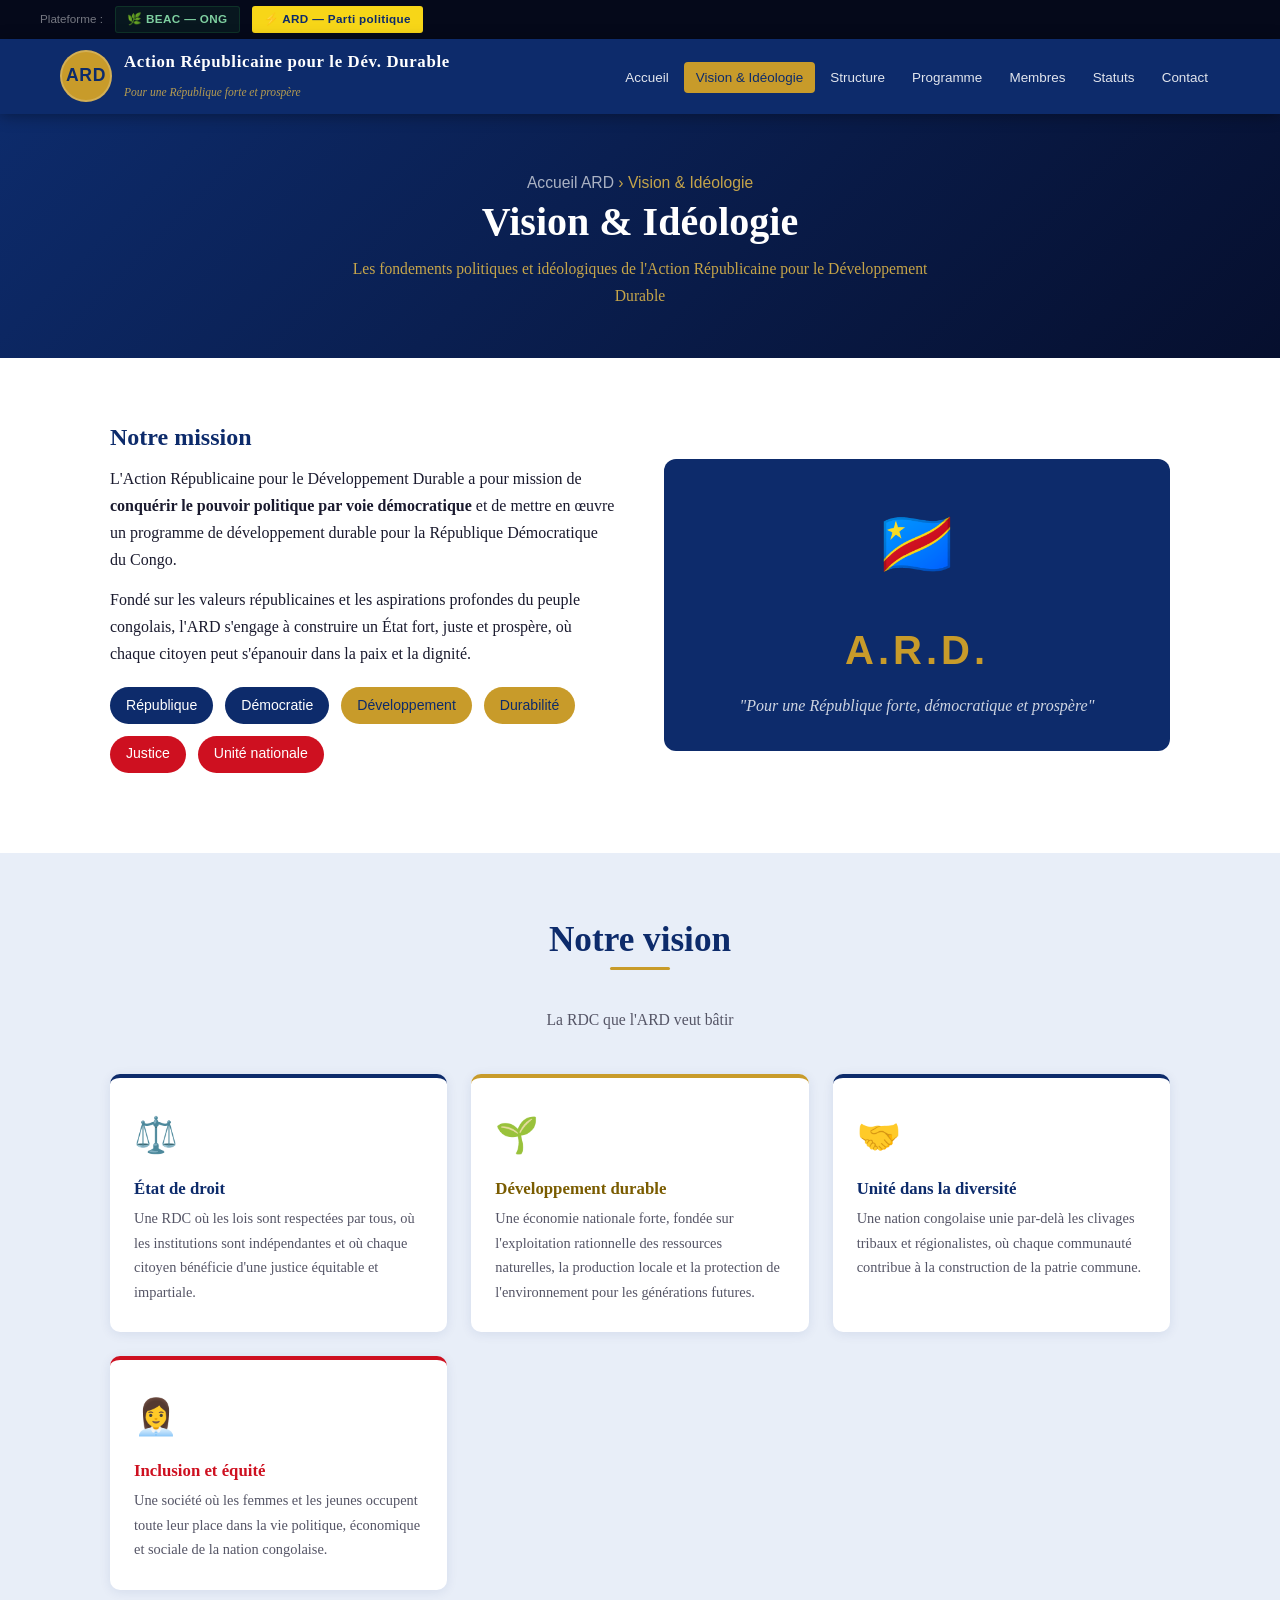
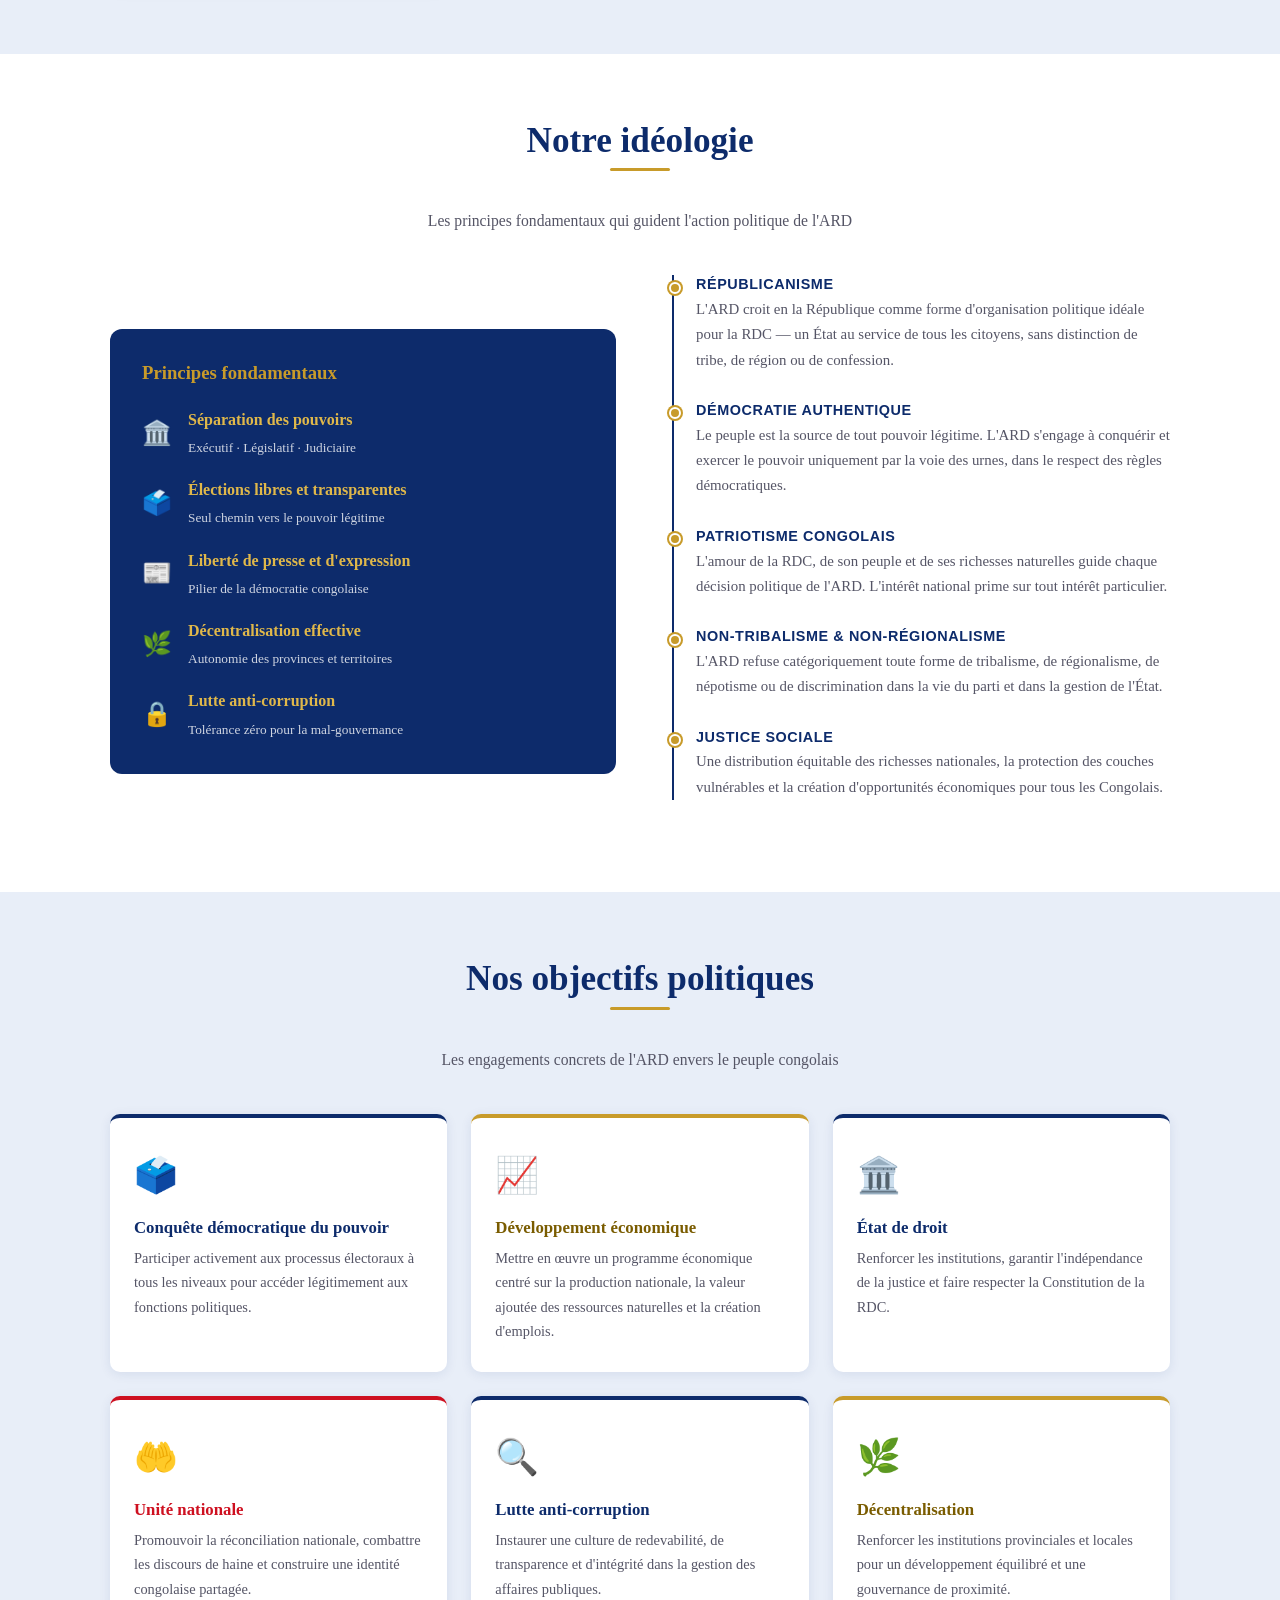
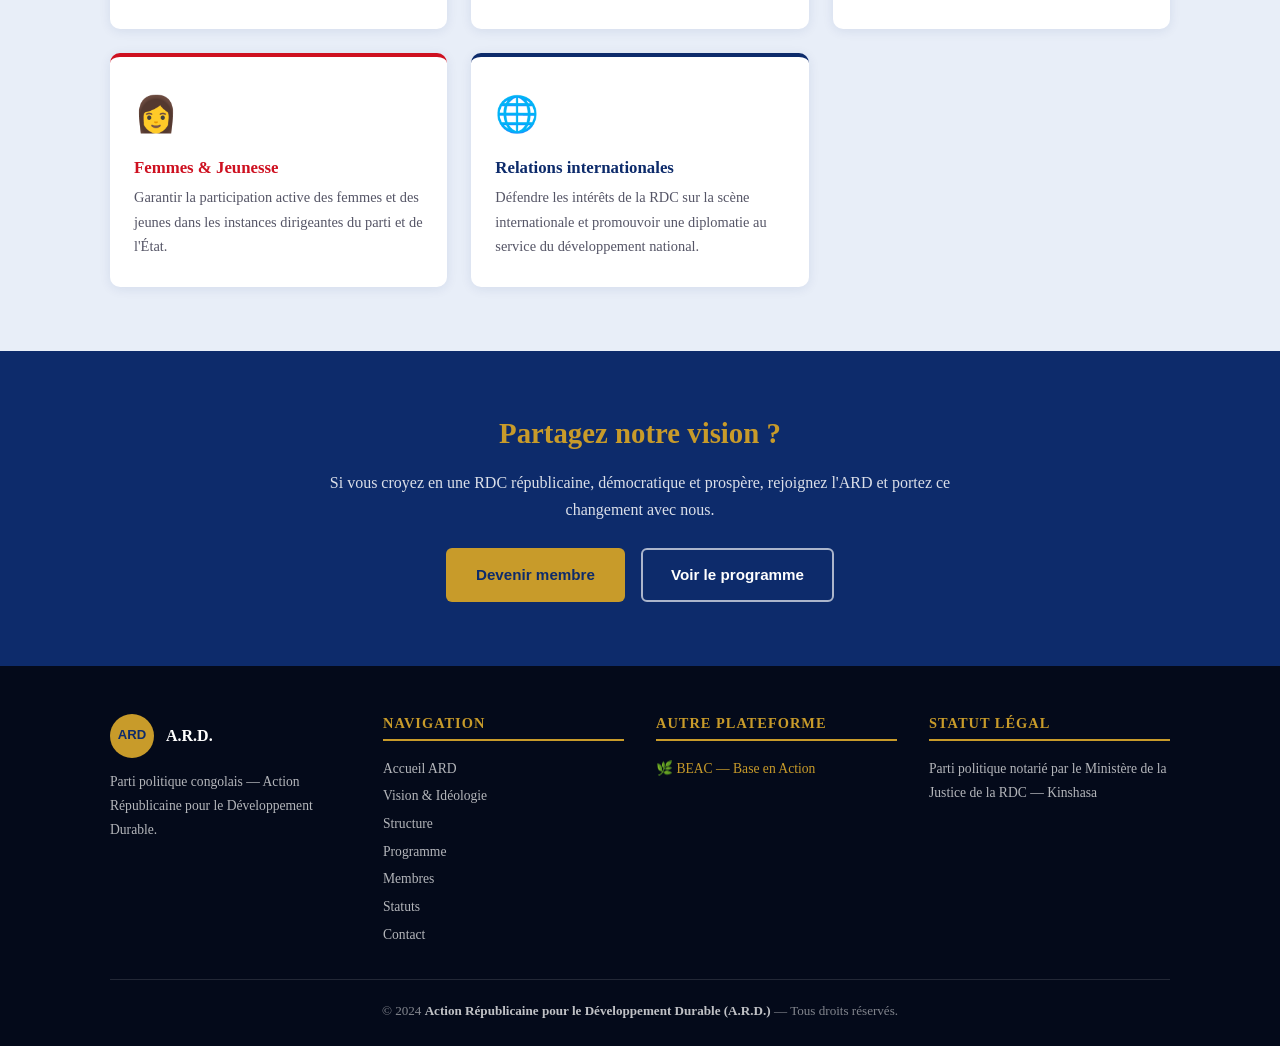
<file: ard/vision.html>
<!DOCTYPE html>
<html lang="fr">
<head>
  <meta charset="UTF-8"/>
  <meta name="viewport" content="width=device-width, initial-scale=1.0"/>
  <meta name="description" content="Vision, mission, idéologie et objectifs de l'Action Républicaine pour le Développement Durable (A.R.D.)."/>
  <title>Vision &amp; Idéologie – A.R.D.</title>
  <link rel="stylesheet" href="../ard-style.css"/>
  <link rel="icon" href="../assets/logo.png" type="image/png"/>
</head>
<body>

<div class="plateforme-switcher">
  <div class="switcher-inner">
    <span class="switcher-label">Plateforme :</span>
    <a href="../index.html" class="switcher-btn switcher-beac">🌿 BEAC — ONG</a>
    <a href="index.html" class="switcher-btn switcher-ard actif">⚡ ARD — Parti politique</a>
  </div>
</div>

<header>
  <div class="header-inner">
    <a href="index.html" class="logo-wrap" aria-label="Accueil ARD">
      <div class="ard-logo-emblem">ARD</div>
      <div class="logo-text">
        <span class="org-name">Action Républicaine pour le Dév. Durable</span>
        <span class="org-devise">Pour une République forte et prospère</span>
      </div>
    </a>
    <button class="hamburger" aria-label="Menu" aria-expanded="false">
      <span></span><span></span><span></span>
    </button>
    <nav>
      <ul>
        <li><a href="index.html">Accueil</a></li>
        <li><a href="vision.html" class="actif">Vision &amp; Idéologie</a></li>
        <li><a href="structure.html">Structure</a></li>
        <li><a href="programme.html">Programme</a></li>
        <li><a href="membres.html">Membres</a></li>
        <li><a href="statuts.html">Statuts</a></li>
        <li><a href="contact.html">Contact</a></li>
      </ul>
    </nav>
  </div>
</header>

<div class="page-hero">
  <p class="fil-ariane"><a href="index.html">Accueil ARD</a> › Vision &amp; Idéologie</p>
  <h1>Vision &amp; Idéologie</h1>
  <p>Les fondements politiques et idéologiques de l'Action Républicaine pour le Développement Durable</p>
</div>

<!-- MISSION -->
<section style="background:white;">
  <div class="container">
    <div class="section-alterne">
      <div>
        <h2 class="text-bleu" style="font-size:1.5rem;margin-bottom:.75rem;">Notre mission</h2>
        <p>L'Action Républicaine pour le Développement Durable a pour mission de <strong>conquérir le pouvoir politique par voie démocratique</strong> et de mettre en œuvre un programme de développement durable pour la République Démocratique du Congo.</p>
        <p style="margin-top:.75rem;">Fondé sur les valeurs républicaines et les aspirations profondes du peuple congolais, l'ARD s'engage à construire un État fort, juste et prospère, où chaque citoyen peut s'épanouir dans la paix et la dignité.</p>
        <div class="valeurs-liste" style="margin-top:1.25rem;">
          <span class="valeur-tag">République</span>
          <span class="valeur-tag">Démocratie</span>
          <span class="valeur-tag or">Développement</span>
          <span class="valeur-tag or">Durabilité</span>
          <span class="valeur-tag rouge">Justice</span>
          <span class="valeur-tag rouge">Unité nationale</span>
        </div>
      </div>
      <div>
        <div style="background:var(--ard-bleu);border-radius:12px;padding:2rem;color:white;text-align:center;">
          <div style="font-size:4rem;margin-bottom:1rem;">🇨🇩</div>
          <div style="font-size:2.5rem;font-weight:900;font-family:Arial,sans-serif;color:var(--ard-or);letter-spacing:.1em;margin-bottom:.5rem;">A.R.D.</div>
          <p style="color:rgba(255,255,255,.8);font-style:italic;">"Pour une République forte, démocratique et prospère"</p>
        </div>
      </div>
    </div>
  </div>
</section>

<!-- VISION -->
<section style="background:var(--ard-bleu-pale);">
  <div class="container">
    <div class="section-titre">
      <h2>Notre vision</h2>
      <p>La RDC que l'ARD veut bâtir</p>
    </div>
    <div class="grille" style="grid-template-columns:repeat(auto-fill,minmax(260px,1fr));">
      <div class="carte">
        <span class="carte-icone">⚖️</span>
        <h3>État de droit</h3>
        <p>Une RDC où les lois sont respectées par tous, où les institutions sont indépendantes et où chaque citoyen bénéficie d'une justice équitable et impartiale.</p>
      </div>
      <div class="carte or">
        <span class="carte-icone">🌱</span>
        <h3>Développement durable</h3>
        <p>Une économie nationale forte, fondée sur l'exploitation rationnelle des ressources naturelles, la production locale et la protection de l'environnement pour les générations futures.</p>
      </div>
      <div class="carte">
        <span class="carte-icone">🤝</span>
        <h3>Unité dans la diversité</h3>
        <p>Une nation congolaise unie par-delà les clivages tribaux et régionalistes, où chaque communauté contribue à la construction de la patrie commune.</p>
      </div>
      <div class="carte rouge">
        <span class="carte-icone">👩‍💼</span>
        <h3>Inclusion et équité</h3>
        <p>Une société où les femmes et les jeunes occupent toute leur place dans la vie politique, économique et sociale de la nation congolaise.</p>
      </div>
    </div>
  </div>
</section>

<!-- IDÉOLOGIE -->
<section style="background:white;">
  <div class="container">
    <div class="section-titre">
      <h2>Notre idéologie</h2>
      <p>Les principes fondamentaux qui guident l'action politique de l'ARD</p>
    </div>
    <div class="section-alterne inverse">
      <div>
        <div class="timeline">
          <div class="timeline-item">
            <h4>Républicanisme</h4>
            <p>L'ARD croit en la République comme forme d'organisation politique idéale pour la RDC — un État au service de tous les citoyens, sans distinction de tribe, de région ou de confession.</p>
          </div>
          <div class="timeline-item">
            <h4>Démocratie authentique</h4>
            <p>Le peuple est la source de tout pouvoir légitime. L'ARD s'engage à conquérir et exercer le pouvoir uniquement par la voie des urnes, dans le respect des règles démocratiques.</p>
          </div>
          <div class="timeline-item">
            <h4>Patriotisme congolais</h4>
            <p>L'amour de la RDC, de son peuple et de ses richesses naturelles guide chaque décision politique de l'ARD. L'intérêt national prime sur tout intérêt particulier.</p>
          </div>
          <div class="timeline-item">
            <h4>Non-tribalisme &amp; Non-régionalisme</h4>
            <p>L'ARD refuse catégoriquement toute forme de tribalisme, de régionalisme, de népotisme ou de discrimination dans la vie du parti et dans la gestion de l'État.</p>
          </div>
          <div class="timeline-item">
            <h4>Justice sociale</h4>
            <p>Une distribution équitable des richesses nationales, la protection des couches vulnérables et la création d'opportunités économiques pour tous les Congolais.</p>
          </div>
        </div>
      </div>
      <div>
        <div style="background:var(--ard-bleu);border-radius:12px;padding:2rem;color:white;">
          <h3 style="color:var(--ard-or);margin-bottom:1.25rem;">Principes fondamentaux</h3>
          <div style="display:flex;flex-direction:column;gap:1rem;">
            <div style="display:flex;align-items:center;gap:1rem;">
              <span style="font-size:1.5rem;">🏛️</span>
              <div><strong style="color:var(--ard-or-clair);">Séparation des pouvoirs</strong><br/><small style="opacity:.8;">Exécutif · Législatif · Judiciaire</small></div>
            </div>
            <div style="display:flex;align-items:center;gap:1rem;">
              <span style="font-size:1.5rem;">🗳️</span>
              <div><strong style="color:var(--ard-or-clair);">Élections libres et transparentes</strong><br/><small style="opacity:.8;">Seul chemin vers le pouvoir légitime</small></div>
            </div>
            <div style="display:flex;align-items:center;gap:1rem;">
              <span style="font-size:1.5rem;">📰</span>
              <div><strong style="color:var(--ard-or-clair);">Liberté de presse et d'expression</strong><br/><small style="opacity:.8;">Pilier de la démocratie congolaise</small></div>
            </div>
            <div style="display:flex;align-items:center;gap:1rem;">
              <span style="font-size:1.5rem;">🌿</span>
              <div><strong style="color:var(--ard-or-clair);">Décentralisation effective</strong><br/><small style="opacity:.8;">Autonomie des provinces et territoires</small></div>
            </div>
            <div style="display:flex;align-items:center;gap:1rem;">
              <span style="font-size:1.5rem;">🔒</span>
              <div><strong style="color:var(--ard-or-clair);">Lutte anti-corruption</strong><br/><small style="opacity:.8;">Tolérance zéro pour la mal-gouvernance</small></div>
            </div>
          </div>
        </div>
      </div>
    </div>
  </div>
</section>

<!-- OBJECTIFS -->
<section style="background:var(--ard-bleu-pale);">
  <div class="container">
    <div class="section-titre">
      <h2>Nos objectifs politiques</h2>
      <p>Les engagements concrets de l'ARD envers le peuple congolais</p>
    </div>
    <div class="grille" style="grid-template-columns:repeat(auto-fill,minmax(280px,1fr));">
      <div class="carte"><span class="carte-icone">🗳️</span><h3>Conquête démocratique du pouvoir</h3><p>Participer activement aux processus électoraux à tous les niveaux pour accéder légitimement aux fonctions politiques.</p></div>
      <div class="carte or"><span class="carte-icone">📈</span><h3>Développement économique</h3><p>Mettre en œuvre un programme économique centré sur la production nationale, la valeur ajoutée des ressources naturelles et la création d'emplois.</p></div>
      <div class="carte"><span class="carte-icone">🏛️</span><h3>État de droit</h3><p>Renforcer les institutions, garantir l'indépendance de la justice et faire respecter la Constitution de la RDC.</p></div>
      <div class="carte rouge"><span class="carte-icone">🤲</span><h3>Unité nationale</h3><p>Promouvoir la réconciliation nationale, combattre les discours de haine et construire une identité congolaise partagée.</p></div>
      <div class="carte"><span class="carte-icone">🔍</span><h3>Lutte anti-corruption</h3><p>Instaurer une culture de redevabilité, de transparence et d'intégrité dans la gestion des affaires publiques.</p></div>
      <div class="carte or"><span class="carte-icone">🌿</span><h3>Décentralisation</h3><p>Renforcer les institutions provinciales et locales pour un développement équilibré et une gouvernance de proximité.</p></div>
      <div class="carte rouge"><span class="carte-icone">👩</span><h3>Femmes &amp; Jeunesse</h3><p>Garantir la participation active des femmes et des jeunes dans les instances dirigeantes du parti et de l'État.</p></div>
      <div class="carte"><span class="carte-icone">🌐</span><h3>Relations internationales</h3><p>Défendre les intérêts de la RDC sur la scène internationale et promouvoir une diplomatie au service du développement national.</p></div>
    </div>
  </div>
</section>

<!-- CTA -->
<section style="background:var(--ard-bleu);text-align:center;">
  <div class="container" style="max-width:700px;">
    <h2 style="color:var(--ard-or);font-size:1.8rem;">Partagez notre vision ?</h2>
    <p style="color:rgba(255,255,255,.85);margin:.75rem auto 1.5rem;">Si vous croyez en une RDC républicaine, démocratique et prospère, rejoignez l'ARD et portez ce changement avec nous.</p>
    <div class="btn-group">
      <a href="membres.html" class="btn btn-primaire">Devenir membre</a>
      <a href="programme.html" class="btn btn-secondaire">Voir le programme</a>
    </div>
  </div>
</section>

<footer>
  <div class="container">
    <div class="footer-grille">
      <div class="footer-col">
        <div class="footer-logo-ard"><div class="ard-emblem-sm">ARD</div><span class="name">A.R.D.</span></div>
        <p>Parti politique congolais — Action Républicaine pour le Développement Durable.</p>
      </div>
      <div class="footer-col">
        <h4>Navigation</h4>
        <ul>
          <li><a href="index.html">Accueil ARD</a></li>
          <li><a href="vision.html">Vision &amp; Idéologie</a></li>
          <li><a href="structure.html">Structure</a></li>
          <li><a href="programme.html">Programme</a></li>
          <li><a href="membres.html">Membres</a></li>
          <li><a href="statuts.html">Statuts</a></li>
          <li><a href="contact.html">Contact</a></li>
        </ul>
      </div>
      <div class="footer-col">
        <h4>Autre plateforme</h4>
        <p><a href="../index.html" style="color:var(--ard-or);">🌿 BEAC — Base en Action</a></p>
      </div>
      <div class="footer-col">
        <h4>Statut légal</h4>
        <p>Parti politique notarié par le Ministère de la Justice de la RDC — Kinshasa</p>
      </div>
    </div>
    <div class="footer-bas">
      <p>&copy; 2024 <strong>Action Républicaine pour le Développement Durable (A.R.D.)</strong> — Tous droits réservés.</p>
    </div>
  </div>
</footer>

<button id="scrollTop" aria-label="Retour en haut">&#8679;</button>
<script src="../script.js"></script>
</body>
</html>
</file>
<file: style.css>
/* ============================================================
   BEAC – Base en Action | Feuille de style principale
   Palette : Vert #1a5c38 | Bordeaux #7a1f2b | Blanc/Crème
   ============================================================ */

/* --- SWITCHER PLATEFORME (BEAC ↔ ARD) --- */
.plateforme-switcher{background:#05091a;padding:.35rem 1.25rem;}
.switcher-inner{max-width:1200px;margin:0 auto;display:flex;align-items:center;gap:.75rem;}
.switcher-label{color:rgba(255,255,255,.45);font-size:.73rem;font-family:Arial,sans-serif;}
.switcher-btn{padding:.18rem .7rem;border-radius:3px;font-size:.73rem;font-weight:700;font-family:Arial,sans-serif;transition:all .2s;text-decoration:none;}
.switcher-beac{background:rgba(26,92,56,.18);color:#7ecfa0;border:1px solid rgba(26,92,56,.4);}
.switcher-beac.actif,.switcher-beac:hover{background:#1a5c38;color:white;}
.switcher-ard{background:rgba(247,214,24,.18);color:#e0b84a;border:1px solid rgba(247,214,24,.4);}
.switcher-ard:hover{background:#c89b2a;color:#0d2b6b;}
/* -------------------------------------------------- */

:root {
  --vert:      #1a5c38;
  --vert-clair:#2d8a50;
  --vert-pale: #e8f5ee;
  --bordeaux:  #7a1f2b;
  --bordeaux-clair: #a33040;
  --bordeaux-pale: #f9eaec;
  --creme:     #fafaf7;
  --blanc:     #ffffff;
  --texte:     #1e1e1e;
  --texte-doux:#555555;
  --bordure:   #d8d8d0;
  --ombre:     rgba(0,0,0,0.08);
}

/* ── Reset & Base ── */
*, *::before, *::after { box-sizing: border-box; margin: 0; padding: 0; }

html { scroll-behavior: smooth; font-size: 16px; }

body {
  font-family: 'Georgia', 'Times New Roman', serif;
  background: var(--creme);
  color: var(--texte);
  line-height: 1.7;
}

a { color: var(--vert); text-decoration: none; transition: color .2s; }
a:hover { color: var(--bordeaux); }

img, svg { max-width: 100%; height: auto; }

h1, h2, h3, h4, h5 {
  font-family: 'Georgia', serif;
  line-height: 1.3;
  margin-bottom: .6em;
}

ul { list-style: none; }

/* ── Container ── */
.container {
  max-width: 1100px;
  margin: 0 auto;
  padding: 0 1.25rem;
}

/* ── HEADER & NAV ── */
header {
  position: sticky;
  top: 0;
  z-index: 1000;
  background: var(--vert);
  box-shadow: 0 2px 10px rgba(0,0,0,0.25);
}

.header-inner {
  display: flex;
  align-items: center;
  justify-content: space-between;
  padding: .6rem 1.25rem;
  max-width: 1200px;
  margin: 0 auto;
}

.logo-wrap {
  display: flex;
  align-items: center;
  gap: .75rem;
  text-decoration: none;
}

.logo-wrap img, .logo-wrap svg {
  width: 52px;
  height: 52px;
  border-radius: 50%;
  background: white;
  padding: 3px;
  flex-shrink: 0;
}

.logo-text { color: white; }
.logo-text .org-name {
  font-size: 1.05rem;
  font-weight: bold;
  display: block;
  letter-spacing: .04em;
}
.logo-text .org-devise {
  font-size: .72rem;
  opacity: .85;
  font-style: italic;
}

/* Desktop nav */
nav ul {
  display: flex;
  gap: .2rem;
  align-items: center;
}

nav ul li a {
  color: rgba(255,255,255,.9);
  padding: .5rem .75rem;
  border-radius: 4px;
  font-size: .85rem;
  font-family: Arial, sans-serif;
  transition: background .2s, color .2s;
  white-space: nowrap;
}

nav ul li a:hover,
nav ul li a.actif {
  background: var(--bordeaux);
  color: white;
}

/* Hamburger */
.hamburger {
  display: none;
  flex-direction: column;
  gap: 5px;
  cursor: pointer;
  background: none;
  border: none;
  padding: .4rem;
}

.hamburger span {
  display: block;
  width: 26px;
  height: 2px;
  background: white;
  border-radius: 2px;
  transition: all .3s;
}

.hamburger.ouvert span:nth-child(1) { transform: translateY(7px) rotate(45deg); }
.hamburger.ouvert span:nth-child(2) { opacity: 0; }
.hamburger.ouvert span:nth-child(3) { transform: translateY(-7px) rotate(-45deg); }

/* ── HERO ── */
.hero {
  background: linear-gradient(135deg, var(--vert) 0%, #0f3d24 60%, var(--bordeaux) 100%);
  color: white;
  padding: 5rem 1.25rem 4rem;
  text-align: center;
  position: relative;
  overflow: hidden;
}

.hero::before {
  content: '';
  position: absolute;
  inset: 0;
  background: url("data:image/svg+xml,%3Csvg width='60' height='60' viewBox='0 0 60 60' xmlns='http://www.w3.org/2000/svg'%3E%3Cg fill='none' fill-rule='evenodd'%3E%3Cg fill='%23ffffff' fill-opacity='0.03'%3E%3Cpath d='M36 34v-4h-2v4h-4v2h4v4h2v-4h4v-2h-4zm0-30V0h-2v4h-4v2h4v4h2V6h4V4h-4zM6 34v-4H4v4H0v2h4v4h2v-4h4v-2H6zM6 4V0H4v4H0v2h4v4h2V6h4V4H6z'/%3E%3C/g%3E%3C/g%3E%3C/svg%3E");
}

.hero-content { position: relative; max-width: 800px; margin: 0 auto; }

.hero-logo {
  width: 120px;
  height: 120px;
  border-radius: 50%;
  background: white;
  padding: 8px;
  margin: 0 auto 1.5rem;
  display: block;
  box-shadow: 0 4px 20px rgba(0,0,0,0.3);
}

.hero h1 {
  font-size: clamp(1.8rem, 5vw, 3rem);
  margin-bottom: .4rem;
  text-shadow: 0 2px 4px rgba(0,0,0,0.3);
}

.hero .sigle {
  display: inline-block;
  background: var(--bordeaux);
  padding: .1rem .6rem;
  border-radius: 4px;
  font-size: .85em;
  margin-left: .4rem;
  vertical-align: middle;
}

.hero .devise {
  font-size: 1.15rem;
  font-style: italic;
  opacity: .9;
  margin-bottom: 1.5rem;
  letter-spacing: .06em;
}

.hero p { font-size: 1.05rem; opacity: .9; max-width: 600px; margin: 0 auto 2rem; }

.btn-group { display: flex; gap: 1rem; justify-content: center; flex-wrap: wrap; }

.btn {
  display: inline-block;
  padding: .75rem 1.75rem;
  border-radius: 6px;
  font-family: Arial, sans-serif;
  font-size: .95rem;
  font-weight: 600;
  cursor: pointer;
  transition: transform .15s, box-shadow .15s, background .2s;
  border: 2px solid transparent;
}

.btn:hover { transform: translateY(-2px); box-shadow: 0 4px 14px rgba(0,0,0,0.2); }

.btn-primaire {
  background: white;
  color: var(--vert);
}
.btn-primaire:hover { background: var(--vert-pale); color: var(--vert); }

.btn-secondaire {
  background: transparent;
  border-color: rgba(255,255,255,.7);
  color: white;
}
.btn-secondaire:hover { background: rgba(255,255,255,.15); color: white; }

/* ── SECTIONS GÉNÉRIQUES ── */
section { padding: 4rem 1.25rem; }

.section-titre {
  text-align: center;
  margin-bottom: 2.5rem;
}

.section-titre h2 {
  font-size: clamp(1.5rem, 3.5vw, 2.2rem);
  color: var(--vert);
  position: relative;
  display: inline-block;
  padding-bottom: .5rem;
}

.section-titre h2::after {
  content: '';
  position: absolute;
  bottom: 0;
  left: 50%;
  transform: translateX(-50%);
  width: 60px;
  height: 3px;
  background: var(--bordeaux);
  border-radius: 2px;
}

.section-titre p {
  color: var(--texte-doux);
  max-width: 620px;
  margin: 1rem auto 0;
  font-size: .98rem;
}

/* ── GRILLE DE CARTES ── */
.grille {
  display: grid;
  grid-template-columns: repeat(auto-fill, minmax(240px, 1fr));
  gap: 1.5rem;
}

.carte {
  background: white;
  border-radius: 10px;
  padding: 1.75rem 1.5rem;
  box-shadow: 0 2px 12px var(--ombre);
  border-top: 4px solid var(--vert);
  transition: transform .2s, box-shadow .2s;
}

.carte:hover {
  transform: translateY(-4px);
  box-shadow: 0 6px 20px rgba(0,0,0,0.12);
}

.carte-icone {
  font-size: 2.2rem;
  margin-bottom: .75rem;
  display: block;
}

.carte h3 {
  color: var(--vert);
  font-size: 1.05rem;
  margin-bottom: .4rem;
}

.carte p { font-size: .9rem; color: var(--texte-doux); }

.carte.bordeaux { border-top-color: var(--bordeaux); }
.carte.bordeaux h3 { color: var(--bordeaux); }

/* ── BANDEAU STATS ── */
.bandeau-stats {
  background: linear-gradient(135deg, var(--vert), #0f3d24);
  color: white;
  padding: 3rem 1.25rem;
  text-align: center;
}

.stats-grille {
  display: grid;
  grid-template-columns: repeat(auto-fit, minmax(160px, 1fr));
  gap: 2rem;
  max-width: 900px;
  margin: 0 auto;
}

.stat-item h3 {
  font-size: 2.4rem;
  margin-bottom: .2rem;
}

.stat-item p { font-size: .85rem; opacity: .85; }

/* ── SECTION ALTERNÉ ── */
.section-alterne {
  display: grid;
  grid-template-columns: 1fr 1fr;
  gap: 3rem;
  align-items: center;
}

.section-alterne.inverse { direction: rtl; }
.section-alterne.inverse > * { direction: ltr; }

@media (max-width: 768px) {
  .section-alterne { grid-template-columns: 1fr; direction: ltr; }
  .section-alterne.inverse { direction: ltr; }
}

/* ── PAGE HERO (pages internes) ── */
.page-hero {
  background: linear-gradient(135deg, var(--vert) 0%, #0f3d24 100%);
  color: white;
  padding: 3.5rem 1.25rem 3rem;
  text-align: center;
}

.page-hero h1 {
  font-size: clamp(1.6rem, 4vw, 2.5rem);
  margin-bottom: .5rem;
}

.page-hero p {
  opacity: .88;
  max-width: 600px;
  margin: 0 auto;
  font-size: .98rem;
}

.fil-ariane {
  font-size: .8rem;
  opacity: .75;
  margin-bottom .5rem;
  font-family: Arial, sans-serif;
}

.fil-ariane a { color: rgba(255,255,255,.8); }
.fil-ariane a:hover { color: white; }

/* ── TABLEAUX ── */
.table-wrapper {
  overflow-x: auto;
  border-radius: 8px;
  box-shadow: 0 2px 10px var(--ombre);
}

table {
  width: 100%;
  border-collapse: collapse;
  background: white;
  font-size: .92rem;
}

thead {
  background: var(--vert);
  color: white;
}

thead th {
  padding: .85rem 1rem;
  text-align: left;
  font-family: Arial, sans-serif;
  font-size: .85rem;
  letter-spacing: .04em;
  text-transform: uppercase;
}

tbody tr { border-bottom: 1px solid var(--bordure); }
tbody tr:last-child { border-bottom: none; }
tbody tr:nth-child(even) { background: #f8faf9; }
tbody tr:hover { background: var(--vert-pale); }

tbody td {
  padding: .75rem 1rem;
  vertical-align: middle;
}

.badge {
  display: inline-block;
  padding: .2rem .65rem;
  border-radius: 20px;
  font-size: .78rem;
  font-family: Arial, sans-serif;
  font-weight: 600;
}

.badge-vert { background: var(--vert-pale); color: var(--vert); }
.badge-bordeaux { background: var(--bordeaux-pale); color: var(--bordeaux); }

/* ── STATUTS (document) ── */
.statuts-layout {
  display: grid;
  grid-template-columns: 240px 1fr;
  gap: 2rem;
  max-width: 1100px;
  margin: 0 auto;
  padding: 2rem 1.25rem 4rem;
}

.statuts-nav {
  position: sticky;
  top: 80px;
  height: fit-content;
  background: white;
  border-radius: 8px;
  box-shadow: 0 2px 10px var(--ombre);
  padding: 1.25rem;
}

.statuts-nav h3 {
  color: var(--bordeaux);
  font-size: .9rem;
  text-transform: uppercase;
  letter-spacing: .05em;
  margin-bottom: 1rem;
  padding-bottom: .5rem;
  border-bottom: 2px solid var(--bordeaux);
}

.statuts-nav ul { display: flex; flex-direction: column; gap: .3rem; }

.statuts-nav ul li a {
  display: block;
  padding: .4rem .6rem;
  border-radius: 4px;
  font-size: .85rem;
  color: var(--texte-doux);
  font-family: Arial, sans-serif;
  transition: background .2s, color .2s;
  border-left: 3px solid transparent;
}

.statuts-nav ul li a:hover {
  background: var(--vert-pale);
  color: var(--vert);
  border-left-color: var(--vert);
}

.statuts-content { background: white; border-radius: 8px; padding: 2.5rem; box-shadow: 0 2px 10px var(--ombre); }

.statuts-titre { font-size: 1.6rem; color: var(--vert); border-bottom: 3px double var(--vert); padding-bottom: .5rem; margin-bottom: 1.5rem; }

.titre-section {
  color: var(--bordeaux);
  font-size: 1.1rem;
  text-transform: uppercase;
  letter-spacing: .06em;
  margin-top: 2.5rem;
  margin-bottom: .4rem;
  padding: .5rem 1rem;
  background: var(--bordeaux-pale);
  border-left: 4px solid var(--bordeaux);
  border-radius: 0 6px 6px 0;
}

.article { margin-bottom: 1.2rem; }
.article-num { font-weight: bold; color: var(--vert); }

@media (max-width: 768px) {
  .statuts-layout { grid-template-columns: 1fr; }
  .statuts-nav { position: static; }
}

/* ── CONTACT ── */
.contact-grille {
  display: grid;
  grid-template-columns: 1fr 1.4fr;
  gap: 2.5rem;
  align-items: start;
}

@media (max-width: 768px) { .contact-grille { grid-template-columns: 1fr; } }

.info-contact {
  background: var(--vert);
  color: white;
  padding: 2rem;
  border-radius: 10px;
}

.info-contact h3 { color: white; margin-bottom: 1.25rem; font-size: 1.2rem; }

.info-item {
  display: flex;
  gap: .75rem;
  margin-bottom: 1.25rem;
  align-items: flex-start;
}

.info-item .icone {
  font-size: 1.3rem;
  flex-shrink: 0;
  margin-top: .1rem;
}

.info-item p { font-size: .9rem; opacity: .92; margin: 0; }
.info-item strong { display: block; margin-bottom: .1rem; }

.formulaire-contact {
  background: white;
  padding: 2rem;
  border-radius: 10px;
  box-shadow: 0 2px 12px var(--ombre);
}

.formulaire-contact h3 { color: var(--vert); margin-bottom: 1.5rem; }

.champ {
  margin-bottom: 1.2rem;
}

.champ label {
  display: block;
  font-size: .85rem;
  font-family: Arial, sans-serif;
  color: var(--texte-doux);
  margin-bottom: .4rem;
  font-weight: 600;
}

.champ input,
.champ select,
.champ textarea {
  width: 100%;
  padding: .65rem .9rem;
  border: 1.5px solid var(--bordure);
  border-radius: 6px;
  font-family: 'Georgia', serif;
  font-size: .93rem;
  background: var(--creme);
  color: var(--texte);
  transition: border-color .2s, box-shadow .2s;
  resize: vertical;
}

.champ input:focus,
.champ select:focus,
.champ textarea:focus {
  outline: none;
  border-color: var(--vert);
  box-shadow: 0 0 0 3px rgba(26,92,56,.12);
}

/* ── GOUVERNANCE / ORGANES ── */
.organes-grille {
  display: grid;
  grid-template-columns: repeat(auto-fill, minmax(280px, 1fr));
  gap: 1.5rem;
  margin-bottom: 3rem;
}

.organe-carte {
  background: white;
  border-radius: 10px;
  overflow: hidden;
  box-shadow: 0 2px 12px var(--ombre);
}

.organe-en-tete {
  background: var(--vert);
  color: white;
  padding: 1.25rem 1.5rem;
}

.organe-en-tete.bordeaux { background: var(--bordeaux); }

.organe-en-tete h3 { color: white; margin: 0; }
.organe-en-tete p { font-size: .82rem; opacity: .88; margin: .3rem 0 0; }

.organe-corps { padding: 1.25rem 1.5rem; }
.organe-corps ul { display: flex; flex-direction: column; gap: .4rem; }
.organe-corps ul li {
  padding: .3rem 0;
  font-size: .9rem;
  color: var(--texte-doux);
  padding-left: 1rem;
  position: relative;
}
.organe-corps ul li::before {
  content: '▸';
  position: absolute;
  left: 0;
  color: var(--vert);
}

/* ── MEMBRES ── */
.categorie-membres {
  display: grid;
  grid-template-columns: repeat(auto-fill, minmax(220px, 1fr));
  gap: 1.25rem;
  margin-bottom: 3rem;
}

.cat-card {
  background: white;
  border-radius: 8px;
  padding: 1.5rem;
  box-shadow: 0 2px 10px var(--ombre);
  border-bottom: 3px solid var(--vert);
  text-align: center;
}

.cat-card .num { font-size: 2rem; font-weight: bold; color: var(--vert); line-height: 1; }
.cat-card h4 { color: var(--bordeaux); margin: .4rem 0; font-size: 1rem; }
.cat-card p { font-size: .85rem; color: var(--texte-doux); }

/* ── RESSOURCES ── */
.ressources-grille {
  display: grid;
  grid-template-columns: repeat(auto-fill, minmax(260px, 1fr));
  gap: 1.5rem;
}

.ressource-item {
  background: white;
  border-radius: 10px;
  padding: 1.75rem;
  box-shadow: 0 2px 12px var(--ombre);
  border-left: 5px solid var(--vert);
  transition: transform .2s;
}

.ressource-item:hover { transform: translateX(4px); }

.ressource-item h3 { color: var(--vert); font-size: 1rem; margin-bottom: .5rem; }
.ressource-item p { font-size: .9rem; color: var(--texte-doux); }

/* ── ALERTE / ENCADRÉ ── */
.encadre {
  background: var(--vert-pale);
  border: 1.5px solid var(--vert);
  border-left-width: 5px;
  border-radius: 8px;
  padding: 1.25rem 1.5rem;
  margin: 1.5rem 0;
}

.encadre.bordeaux {
  background: var(--bordeaux-pale);
  border-color: var(--bordeaux);
}

.encadre p { margin: 0; font-size: .93rem; }
.encadre strong { color: var(--vert); }
.encadre.bordeaux strong { color: var(--bordeaux); }

/* ── FOOTER ── */
footer {
  background: #0d2e1b;
  color: rgba(255,255,255,.85);
  padding: 3rem 1.25rem 1.5rem;
}

.footer-grille {
  display: grid;
  grid-template-columns: repeat(auto-fit, minmax(200px, 1fr));
  gap: 2rem;
  margin-bottom: 2rem;
}

.footer-col h4 {
  color: white;
  font-size: .9rem;
  text-transform: uppercase;
  letter-spacing: .07em;
  margin-bottom: 1rem;
  padding-bottom: .4rem;
  border-bottom: 2px solid var(--vert-clair);
}

.footer-col p, .footer-col li {
  font-size: .85rem;
  line-height: 1.8;
  color: rgba(255,255,255,.75);
}

.footer-col ul { display: flex; flex-direction: column; gap: .2rem; }
.footer-col ul li a { color: rgba(255,255,255,.75); font-size: .85rem; transition: color .2s; }
.footer-col ul li a:hover { color: white; }

.footer-logo-wrap {
  display: flex;
  align-items: center;
  gap: .75rem;
  margin-bottom: .75rem;
}

.footer-logo-wrap img { width: 50px; height: 50px; border-radius: 50%; background: white; padding: 3px; }
.footer-logo-wrap .name { color: white; font-size: 1rem; font-weight: bold; }

.footer-bas {
  border-top: 1px solid rgba(255,255,255,.15);
  padding-top: 1.25rem;
  text-align: center;
  font-size: .82rem;
  color: rgba(255,255,255,.55);
}

.footer-bas strong { color: rgba(255,255,255,.8); }

/* ── TIMELINE (A propos) ── */
.timeline { position: relative; padding-left: 2rem; }
.timeline::before {
  content: '';
  position: absolute;
  left: .5rem;
  top: 0; bottom: 0;
  width: 2px;
  background: var(--vert);
}

.timeline-item {
  position: relative;
  margin-bottom: 1.75rem;
}

.timeline-item::before {
  content: '';
  position: absolute;
  left: -1.7rem;
  top: .4rem;
  width: 12px;
  height: 12px;
  border-radius: 50%;
  background: var(--bordeaux);
  border: 2px solid white;
  box-shadow: 0 0 0 2px var(--bordeaux);
}

.timeline-item h4 { color: var(--bordeaux); font-size: .9rem; margin-bottom: .2rem; font-family: Arial, sans-serif; text-transform: uppercase; letter-spacing: .04em; }
.timeline-item p { font-size: .93rem; color: var(--texte-doux); }

/* ── VALEURS ── */
.valeurs-liste {
  display: flex;
  flex-wrap: wrap;
  gap: .75rem;
  margin: 1rem 0;
}

.valeur-tag {
  background: var(--vert);
  color: white;
  padding: .4rem 1rem;
  border-radius: 20px;
  font-size: .88rem;
  font-family: Arial, sans-serif;
}

.valeur-tag.bordeaux { background: var(--bordeaux); }

/* ── FONDATEUR (style Urafiki) ── */
.section-fondateur {
  background: var(--creme);
  padding: 5rem 1.25rem;
}

.fondateur-bloc {
  display: grid;
  grid-template-columns: 380px 1fr;
  gap: 4rem;
  align-items: center;
  max-width: 1060px;
  margin: 0 auto;
}

/* Photo avec cadre décalé */
.fondateur-photo-wrap {
  position: relative;
}

.fondateur-photo-wrap::after {
  content: '';
  position: absolute;
  top: 14px;
  left: 14px;
  right: -14px;
  bottom: -14px;
  border: 3px solid var(--bordeaux);
  border-radius: 4px;
  z-index: 0;
}

.fondateur-photo {
  position: relative;
  z-index: 1;
  width: 100%;
  height: 460px;
  object-fit: cover;
  object-position: center top;
  display: block;
  border-radius: 4px;
  box-shadow: 0 8px 30px rgba(0,0,0,0.18);
}

/* Label */
.fondateur-label {
  font-family: Arial, sans-serif;
  font-size: .78rem;
  font-weight: 700;
  letter-spacing: .14em;
  text-transform: uppercase;
  color: var(--bordeaux);
  margin-bottom: 1.1rem;
}

/* Citation blockquote */
.fondateur-citation {
  font-size: 1.35rem;
  font-style: italic;
  color: var(--texte);
  border-left: 4px solid var(--bordeaux);
  padding-left: 1.25rem;
  margin: 0 0 1.5rem;
  line-height: 1.5;
}

/* Paragraphes bio */
.fondateur-texte p:not(.fondateur-label) {
  color: var(--texte-doux);
  font-size: .97rem;
  line-height: 1.8;
  margin-bottom: .9rem;
}

/* Boutons */
.fondateur-btns {
  display: flex;
  gap: 1rem;
  flex-wrap: wrap;
  margin-top: 1.75rem;
}

.btn-fondateur-plein {
  background: var(--bordeaux);
  color: white;
  border: 2px solid var(--bordeaux);
  padding: .75rem 1.6rem;
  border-radius: 6px;
  font-family: Arial, sans-serif;
  font-size: .93rem;
  font-weight: 700;
  transition: background .2s, transform .15s;
}
.btn-fondateur-plein:hover {
  background: var(--bordeaux-clair);
  color: white;
  transform: translateY(-2px);
}

.btn-fondateur-vide {
  background: transparent;
  color: var(--texte);
  border: 2px solid var(--bordure);
  padding: .75rem 1.6rem;
  border-radius: 6px;
  font-family: Arial, sans-serif;
  font-size: .93rem;
  font-weight: 700;
  transition: border-color .2s, transform .15s;
}
.btn-fondateur-vide:hover {
  border-color: var(--bordeaux);
  color: var(--bordeaux);
  transform: translateY(-2px);
}

@media (max-width: 860px) {
  .fondateur-bloc {
    grid-template-columns: 1fr;
    gap: 2.5rem;
  }
  .fondateur-photo-wrap {
    max-width: 340px;
    margin: 0 auto;
  }
  .fondateur-photo {
    height: 380px;
  }
  .fondateur-citation {
    font-size: 1.15rem;
  }
}

/* ── SCROLL TO TOP ── */
#scrollTop {
  position: fixed;
  bottom: 1.5rem;
  right: 1.5rem;
  background: var(--bordeaux);
  color: white;
  width: 42px;
  height: 42px;
  border-radius: 50%;
  border: none;
  font-size: 1.2rem;
  cursor: pointer;
  display: none;
  align-items: center;
  justify-content: center;
  box-shadow: 0 3px 10px rgba(0,0,0,0.3);
  transition: background .2s, transform .2s;
  z-index: 500;
}

#scrollTop:hover { background: var(--bordeaux-clair); transform: translateY(-2px); }
#scrollTop.visible { display: flex; }

/* ── UTILITAIRES ── */
.text-vert { color: var(--vert); }
.text-bordeaux { color: var(--bordeaux); }
.text-center { text-align: center; }
.mb-1 { margin-bottom: 1rem; }
.mb-2 { margin-bottom: 2rem; }
.mt-2 { margin-top: 2rem; }
.bg-pale-vert { background: var(--vert-pale); }
.bg-pale-bordeaux { background: var(--bordeaux-pale); }

/* ── RESPONSIVE MOBILE ── */
@media (max-width: 900px) {
  nav ul { display: none; flex-direction: column; position: absolute; top: 100%; left: 0; right: 0; background: var(--vert); padding: 1rem; gap: .25rem; box-shadow: 0 4px 15px rgba(0,0,0,0.2); }
  nav ul.ouverte { display: flex; }
  nav ul li a { padding: .6rem 1rem; border-radius: 4px; }
  .hamburger { display: flex; }
}

@media (max-width: 600px) {
  .grille { grid-template-columns: 1fr; }
  .stats-grille { grid-template-columns: repeat(2, 1fr); }
  section { padding: 2.5rem 1rem; }
  .statuts-content { padding: 1.5rem 1rem; }
}
</file>
<file: ard-style.css>
/* ============================================================
   A.R.D. – Action Républicaine pour le Développement Durable
   Palette : Bleu #0d2b6b | Or #c89b2a | Rouge RDC #CE1020
   ============================================================ */

:root {
  --ard-bleu:       #0d2b6b;
  --ard-bleu-clair: #1a4999;
  --ard-bleu-pale:  #e8eef8;
  --ard-or:         #c89b2a;
  --ard-or-clair:   #e0b84a;
  --ard-or-pale:    #fdf8ed;
  --ard-rouge:      #CE1020;
  --ard-rouge-pale: #faeaea;
  --drc-bleu:       #007FFF;
  --drc-jaune:      #F7D618;
  --creme:          #fafaf7;
  --blanc:          #ffffff;
  --texte:          #1a1a2e;
  --texte-doux:     #555566;
  --bordure:        #d0d4e0;
  --ombre:          rgba(13,43,107,0.09);
}

*, *::before, *::after { box-sizing: border-box; margin: 0; padding: 0; }
html { scroll-behavior: smooth; font-size: 16px; }
body { font-family: 'Georgia', 'Times New Roman', serif; background: var(--creme); color: var(--texte); line-height: 1.7; }
a { color: var(--ard-bleu); text-decoration: none; transition: color .2s; }
a:hover { color: var(--ard-or); }
img { max-width: 100%; height: auto; }
h1, h2, h3, h4, h5 { font-family: 'Georgia', serif; line-height: 1.3; margin-bottom: .6em; }
ul { list-style: none; }
.container { max-width: 1100px; margin: 0 auto; padding: 0 1.25rem; }

/* ════════════════════════════════════════
   SWITCHER PLATEFORME
════════════════════════════════════════ */
.plateforme-switcher {
  background: #05091a;
  padding: .35rem 1.25rem;
}
.switcher-inner {
  max-width: 1200px;
  margin: 0 auto;
  display: flex;
  align-items: center;
  gap: .75rem;
}
.switcher-label {
  color: rgba(255,255,255,.45);
  font-size: .73rem;
  font-family: Arial, sans-serif;
}
.switcher-btn {
  padding: .18rem .7rem;
  border-radius: 3px;
  font-size: .73rem;
  font-weight: 700;
  font-family: Arial, sans-serif;
  transition: all .2s;
  text-decoration: none;
  letter-spacing: .03em;
}
.switcher-beac {
  background: rgba(26,92,56,.18);
  color: #7ecfa0;
  border: 1px solid rgba(26,92,56,.4);
}
.switcher-beac:hover { background: #1a5c38; color: white; }
.switcher-ard {
  background: rgba(247,214,24,.25);
  color: var(--drc-jaune);
  border: 1px solid rgba(247,214,24,.5);
}
.switcher-ard.actif, .switcher-ard:hover {
  background: var(--drc-jaune);
  color: var(--ard-bleu);
}

/* ════════════════════════════════════════
   HEADER & NAV
════════════════════════════════════════ */
header {
  position: sticky;
  top: 0;
  z-index: 1000;
  background: var(--ard-bleu);
  box-shadow: 0 2px 14px rgba(0,0,0,0.35);
}
.header-inner {
  display: flex;
  align-items: center;
  justify-content: space-between;
  padding: .6rem 1.25rem;
  max-width: 1200px;
  margin: 0 auto;
}
.logo-wrap { display: flex; align-items: center; gap: .75rem; text-decoration: none; }
.ard-logo-emblem {
  width: 52px; height: 52px;
  border-radius: 50%;
  background: var(--ard-or);
  display: flex; align-items: center; justify-content: center;
  font-size: 1.1rem; font-weight: 900;
  color: var(--ard-bleu);
  letter-spacing: .04em;
  flex-shrink: 0;
  font-family: Arial, sans-serif;
  border: 2px solid rgba(255,255,255,.2);
}
.logo-text { color: white; }
.logo-text .org-name { font-size: 1.05rem; font-weight: bold; display: block; letter-spacing: .04em; }
.logo-text .org-devise { font-size: .72rem; opacity: .8; font-style: italic; color: var(--ard-or-clair); }

nav ul { display: flex; gap: .2rem; align-items: center; }
nav ul li a {
  color: rgba(255,255,255,.88);
  padding: .5rem .75rem;
  border-radius: 4px;
  font-size: .84rem;
  font-family: Arial, sans-serif;
  transition: background .2s, color .2s;
  white-space: nowrap;
}
nav ul li a:hover, nav ul li a.actif {
  background: var(--ard-or);
  color: var(--ard-bleu);
}
.hamburger { display: none; flex-direction: column; gap: 5px; cursor: pointer; background: none; border: none; padding: .4rem; }
.hamburger span { display: block; width: 26px; height: 2px; background: white; border-radius: 2px; transition: all .3s; }
.hamburger.ouvert span:nth-child(1) { transform: translateY(7px) rotate(45deg); }
.hamburger.ouvert span:nth-child(2) { opacity: 0; }
.hamburger.ouvert span:nth-child(3) { transform: translateY(-7px) rotate(-45deg); }

/* ════════════════════════════════════════
   HERO POLITIQUE (style drapeau + président)
════════════════════════════════════════ */
.hero-politique {
  position: relative;
  min-height: 560px;
  display: flex;
  align-items: stretch;
  overflow: hidden;
}

/* Drapeau RDC en CSS */
.drapeau-bg {
  position: absolute;
  inset: 0;
  z-index: 0;
  background:
    linear-gradient(
      153deg,
      transparent 0%,
      transparent calc(43% - 14px),
      var(--drc-jaune) calc(43% - 14px),
      var(--drc-jaune) calc(43%),
      var(--ard-rouge) calc(43%),
      var(--ard-rouge) calc(57%),
      var(--drc-jaune) calc(57%),
      var(--drc-jaune) calc(57% + 14px),
      transparent calc(57% + 14px)
    ),
    var(--drc-bleu);
}

/* Étoile RDC en haut à gauche */
.drapeau-bg::before {
  content: '★';
  position: absolute;
  top: 1.5rem;
  left: 2rem;
  font-size: 3.5rem;
  color: var(--drc-jaune);
  z-index: 1;
  text-shadow: 0 0 20px rgba(247,214,24,0.5);
}

/* Overlay sombre pour lisibilité */
.hero-overlay {
  position: absolute;
  inset: 0;
  background: rgba(5, 10, 40, 0.58);
  z-index: 1;
}

/* Layout interne du héro */
.hero-politique-inner {
  position: relative;
  z-index: 2;
  display: flex;
  align-items: flex-end;
  width: 100%;
  max-width: 1200px;
  margin: 0 auto;
  padding: 0 1.25rem;
}

/* Photo du président */
.hero-president-col {
  width: 370px;
  flex-shrink: 0;
  align-self: flex-end;
}
.hero-president-img {
  width: 100%;
  height: 520px;
  object-fit: cover;
  object-position: center top;
  display: block;
  filter: drop-shadow(0 0 40px rgba(0,0,0,0.7));
}

/* Texte héro */
.hero-texte-col {
  flex: 1;
  color: white;
  padding: 3rem 1.5rem 4rem 3rem;
}
.hero-parti-label {
  font-family: Arial, sans-serif;
  font-size: .78rem;
  letter-spacing: .2em;
  text-transform: uppercase;
  color: var(--drc-jaune);
  margin-bottom: 1rem;
  display: block;
}
.hero-politique h1 {
  font-size: clamp(2rem, 5vw, 3.6rem);
  font-weight: 900;
  line-height: 1.08;
  text-transform: uppercase;
  margin-bottom: 1.25rem;
  text-shadow: 0 2px 8px rgba(0,0,0,0.5);
}
.hero-politique h1 em {
  font-style: normal;
  color: var(--drc-jaune);
}
.hero-desc {
  font-size: 1rem;
  opacity: .88;
  max-width: 480px;
  margin-bottom: 2rem;
  line-height: 1.7;
}
.btn-hero-cta {
  display: inline-block;
  background: var(--ard-rouge);
  color: white;
  padding: .9rem 2.4rem;
  border-radius: 4px;
  font-family: Arial, sans-serif;
  font-size: .95rem;
  font-weight: 700;
  letter-spacing: .06em;
  text-transform: uppercase;
  transition: background .2s, transform .15s;
}
.btn-hero-cta:hover { background: #e8192e; color: white; transform: translateY(-2px); }

/* Dots décoratifs */
.hero-dots {
  position: absolute;
  bottom: 1.5rem;
  left: 50%;
  transform: translateX(-50%);
  z-index: 3;
  display: flex;
  gap: .5rem;
}
.hero-dots .dot {
  width: 12px; height: 12px;
  border-radius: 50%;
  border: 2px solid rgba(255,255,255,.8);
  background: transparent;
}
.hero-dots .dot.active { background: white; }

/* Responsive héro */
@media (max-width: 860px) {
  .hero-politique { min-height: auto; }
  .hero-politique-inner { flex-direction: column; align-items: center; padding-bottom: 2rem; }
  .hero-president-col { width: 100%; max-width: 300px; }
  .hero-president-img { height: 360px; }
  .hero-texte-col { padding: 2rem 0 1rem; text-align: center; }
  .hero-politique h1 { font-size: 2rem; }
  .hero-desc { margin: 0 auto 1.5rem; }
}

/* ════════════════════════════════════════
   HERO STANDARD (pages internes)
════════════════════════════════════════ */
.hero {
  background: linear-gradient(135deg, var(--ard-bleu) 0%, #060f2e 60%, #1a0a3a 100%);
  color: white;
  padding: 5rem 1.25rem 4rem;
  text-align: center;
  position: relative;
  overflow: hidden;
}
.hero::before {
  content: '';
  position: absolute;
  inset: 0;
  background: url("data:image/svg+xml,%3Csvg width='60' height='60' viewBox='0 0 60 60' xmlns='http://www.w3.org/2000/svg'%3E%3Cg fill='none' fill-rule='evenodd'%3E%3Cg fill='%23c89b2a' fill-opacity='0.05'%3E%3Cpath d='M36 34v-4h-2v4h-4v2h4v4h2v-4h4v-2h-4zm0-30V0h-2v4h-4v2h4v4h2V6h4V4h-4zM6 34v-4H4v4H0v2h4v4h2v-4h4v-2H6zM6 4V0H4v4H0v2h4v4h2V6h4V4H6z'/%3E%3C/g%3E%3C/g%3E%3C/svg%3E");
}
.hero-content { position: relative; max-width: 800px; margin: 0 auto; }
.hero-sigle {
  width: 110px; height: 110px;
  border-radius: 50%;
  background: var(--ard-or);
  display: flex; align-items: center; justify-content: center;
  font-size: 2.2rem; font-weight: 900;
  color: var(--ard-bleu);
  font-family: Arial, sans-serif;
  letter-spacing: .05em;
  margin: 0 auto 1.5rem;
  box-shadow: 0 4px 24px rgba(200,155,42,0.45);
}
.hero h1 { font-size: clamp(1.8rem, 5vw, 3rem); margin-bottom: .4rem; text-shadow: 0 2px 4px rgba(0,0,0,0.3); }
.hero .devise { font-size: 1.1rem; font-style: italic; opacity: .88; margin-bottom: 1.5rem; letter-spacing: .06em; color: var(--ard-or-clair); }
.hero p { font-size: 1rem; opacity: .88; max-width: 600px; margin: 0 auto 2rem; }

/* ════════════════════════════════════════
   BOUTONS
════════════════════════════════════════ */
.btn-group { display: flex; gap: 1rem; justify-content: center; flex-wrap: wrap; }
.btn {
  display: inline-block;
  padding: .75rem 1.75rem;
  border-radius: 6px;
  font-family: Arial, sans-serif;
  font-size: .95rem;
  font-weight: 600;
  cursor: pointer;
  transition: transform .15s, box-shadow .15s, background .2s;
  border: 2px solid transparent;
}
.btn:hover { transform: translateY(-2px); box-shadow: 0 4px 14px rgba(0,0,0,0.22); }
.btn-primaire { background: var(--ard-or); color: var(--ard-bleu); }
.btn-primaire:hover { background: var(--ard-or-clair); color: var(--ard-bleu); }
.btn-secondaire { background: transparent; border-color: rgba(255,255,255,.65); color: white; }
.btn-secondaire:hover { background: rgba(255,255,255,.15); color: white; }
.btn-rouge { background: var(--ard-rouge); color: white; }
.btn-rouge:hover { background: #e8192e; color: white; }

/* ════════════════════════════════════════
   SECTIONS GÉNÉRIQUES
════════════════════════════════════════ */
section { padding: 4rem 1.25rem; }
.section-titre { text-align: center; margin-bottom: 2.5rem; }
.section-titre h2 {
  font-size: clamp(1.5rem, 3.5vw, 2.2rem);
  color: var(--ard-bleu);
  position: relative;
  display: inline-block;
  padding-bottom: .5rem;
}
.section-titre h2::after {
  content: '';
  position: absolute;
  bottom: 0; left: 50%;
  transform: translateX(-50%);
  width: 60px; height: 3px;
  background: var(--ard-or);
  border-radius: 2px;
}
.section-titre p { color: var(--texte-doux); max-width: 620px; margin: 1rem auto 0; font-size: .98rem; }

/* ════════════════════════════════════════
   CARTES
════════════════════════════════════════ */
.grille { display: grid; grid-template-columns: repeat(auto-fill, minmax(240px, 1fr)); gap: 1.5rem; }
.carte {
  background: white;
  border-radius: 10px;
  padding: 1.75rem 1.5rem;
  box-shadow: 0 2px 12px var(--ombre);
  border-top: 4px solid var(--ard-bleu);
  transition: transform .2s, box-shadow .2s;
}
.carte:hover { transform: translateY(-4px); box-shadow: 0 6px 22px rgba(13,43,107,0.16); }
.carte-icone { font-size: 2.2rem; margin-bottom: .75rem; display: block; }
.carte h3 { color: var(--ard-bleu); font-size: 1.05rem; margin-bottom: .4rem; }
.carte p { font-size: .9rem; color: var(--texte-doux); }
.carte.or { border-top-color: var(--ard-or); }
.carte.or h3 { color: #7a5c00; }
.carte.rouge { border-top-color: var(--ard-rouge); }
.carte.rouge h3 { color: var(--ard-rouge); }

/* ════════════════════════════════════════
   BANDEAU STATS
════════════════════════════════════════ */
.bandeau-stats {
  background: linear-gradient(135deg, #0a1f52, #05091a);
  color: white;
  padding: 3rem 1.25rem;
  text-align: center;
}
.stats-grille {
  display: grid;
  grid-template-columns: repeat(auto-fit, minmax(160px, 1fr));
  gap: 2rem;
  max-width: 900px;
  margin: 0 auto;
}
.stat-item { display: flex; flex-direction: column; align-items: center; gap: .5rem; }
.stat-item .stat-icone { font-size: 1.8rem; opacity: .7; }
.stat-item h3 { font-size: 2.4rem; margin-bottom: 0; color: var(--ard-or); font-family: Arial, sans-serif; }
.stat-item p { font-size: .82rem; opacity: .8; text-transform: uppercase; letter-spacing: .06em; font-family: Arial, sans-serif; }

/* ════════════════════════════════════════
   SECTION ALTERNÉ
════════════════════════════════════════ */
.section-alterne { display: grid; grid-template-columns: 1fr 1fr; gap: 3rem; align-items: center; }
.section-alterne.inverse { direction: rtl; }
.section-alterne.inverse > * { direction: ltr; }
@media (max-width: 768px) {
  .section-alterne { grid-template-columns: 1fr; direction: ltr; }
  .section-alterne.inverse { direction: ltr; }
}

/* ════════════════════════════════════════
   PAGE HERO (pages internes)
════════════════════════════════════════ */
.page-hero {
  background: linear-gradient(135deg, var(--ard-bleu) 0%, #060f2e 100%);
  color: white;
  padding: 3.5rem 1.25rem 3rem;
  text-align: center;
}
.page-hero h1 { font-size: clamp(1.6rem, 4vw, 2.5rem); margin-bottom: .5rem; }
.page-hero p { opacity: .88; max-width: 600px; margin: 0 auto; font-size: .98rem; color: var(--ard-or-clair); }
.fil-ariane { font-size: .8rem; opacity: .7; margin-bottom: .5rem; font-family: Arial, sans-serif; }
.fil-ariane a { color: rgba(255,255,255,.75); }
.fil-ariane a:hover { color: var(--drc-jaune); }

/* ════════════════════════════════════════
   TABLEAUX
════════════════════════════════════════ */
.table-wrapper { overflow-x: auto; border-radius: 8px; box-shadow: 0 2px 10px var(--ombre); }
table { width: 100%; border-collapse: collapse; background: white; font-size: .92rem; }
thead { background: var(--ard-bleu); color: white; }
thead th { padding: .85rem 1rem; text-align: left; font-family: Arial, sans-serif; font-size: .85rem; letter-spacing: .04em; text-transform: uppercase; }
tbody tr { border-bottom: 1px solid var(--bordure); }
tbody tr:last-child { border-bottom: none; }
tbody tr:nth-child(even) { background: #f4f6fb; }
tbody tr:hover { background: var(--ard-bleu-pale); }
tbody td { padding: .75rem 1rem; vertical-align: middle; }
.badge { display: inline-block; padding: .2rem .65rem; border-radius: 20px; font-size: .78rem; font-family: Arial, sans-serif; font-weight: 600; }
.badge-bleu { background: var(--ard-bleu-pale); color: var(--ard-bleu); }
.badge-or { background: var(--ard-or-pale); color: #7a5c00; }
.badge-rouge { background: var(--ard-rouge-pale); color: var(--ard-rouge); }

/* ════════════════════════════════════════
   STATUTS
════════════════════════════════════════ */
.statuts-layout { display: grid; grid-template-columns: 240px 1fr; gap: 2rem; max-width: 1100px; margin: 0 auto; padding: 2rem 1.25rem 4rem; }
.statuts-nav { position: sticky; top: 80px; height: fit-content; background: white; border-radius: 8px; box-shadow: 0 2px 10px var(--ombre); padding: 1.25rem; }
.statuts-nav h3 { color: var(--ard-or); font-size: .9rem; text-transform: uppercase; letter-spacing: .05em; margin-bottom: 1rem; padding-bottom: .5rem; border-bottom: 2px solid var(--ard-or); }
.statuts-nav ul { display: flex; flex-direction: column; gap: .3rem; }
.statuts-nav ul li a { display: block; padding: .4rem .6rem; border-radius: 4px; font-size: .85rem; color: var(--texte-doux); font-family: Arial, sans-serif; transition: background .2s, color .2s; border-left: 3px solid transparent; }
.statuts-nav ul li a:hover, .statuts-nav ul li a.actif { background: var(--ard-bleu-pale); color: var(--ard-bleu); border-left-color: var(--ard-or); }
.statuts-content { background: white; border-radius: 8px; padding: 2.5rem; box-shadow: 0 2px 10px var(--ombre); }
.statuts-titre { font-size: 1.6rem; color: var(--ard-bleu); border-bottom: 3px double var(--ard-bleu); padding-bottom: .5rem; margin-bottom: 1.5rem; }
.titre-section { color: var(--ard-bleu); font-size: 1.05rem; text-transform: uppercase; letter-spacing: .06em; margin-top: 2.5rem; margin-bottom: .5rem; padding: .5rem 1rem; background: var(--ard-bleu-pale); border-left: 4px solid var(--ard-or); border-radius: 0 6px 6px 0; }
.sous-titre-section { color: var(--ard-bleu); font-size: .95rem; margin-top: 1.75rem; margin-bottom: .35rem; padding: .35rem .75rem; background: var(--ard-or-pale); border-left: 3px solid var(--ard-or); border-radius: 0 4px 4px 0; font-family: Arial, sans-serif; font-weight: 700; }
.article { margin-bottom: 1.25rem; }
.article-num { font-weight: bold; color: var(--ard-bleu); font-family: Arial, sans-serif; }
@media (max-width: 768px) { .statuts-layout { grid-template-columns: 1fr; } .statuts-nav { position: static; } }

/* ════════════════════════════════════════
   CONTACT
════════════════════════════════════════ */
.contact-grille { display: grid; grid-template-columns: 1fr 1.4fr; gap: 2.5rem; align-items: start; }
@media (max-width: 768px) { .contact-grille { grid-template-columns: 1fr; } }
.info-contact { background: var(--ard-bleu); color: white; padding: 2rem; border-radius: 10px; }
.info-contact h3 { color: var(--ard-or-clair); margin-bottom: 1.25rem; font-size: 1.2rem; }
.info-item { display: flex; gap: .75rem; margin-bottom: 1.25rem; align-items: flex-start; }
.info-item .icone { font-size: 1.3rem; flex-shrink: 0; margin-top: .1rem; }
.info-item p { font-size: .9rem; opacity: .92; margin: 0; }
.info-item strong { display: block; margin-bottom: .1rem; color: var(--ard-or-clair); }
.formulaire-contact { background: white; padding: 2rem; border-radius: 10px; box-shadow: 0 2px 12px var(--ombre); }
.formulaire-contact h3 { color: var(--ard-bleu); margin-bottom: 1.5rem; }
.champ { margin-bottom: 1.2rem; }
.champ label { display: block; font-size: .85rem; font-family: Arial, sans-serif; color: var(--texte-doux); margin-bottom: .4rem; font-weight: 600; }
.champ input, .champ select, .champ textarea { width: 100%; padding: .65rem .9rem; border: 1.5px solid var(--bordure); border-radius: 6px; font-family: 'Georgia', serif; font-size: .93rem; background: var(--creme); color: var(--texte); transition: border-color .2s; resize: vertical; }
.champ input:focus, .champ select:focus, .champ textarea:focus { outline: none; border-color: var(--ard-bleu); box-shadow: 0 0 0 3px rgba(13,43,107,.1); }

/* ════════════════════════════════════════
   ORGANES
════════════════════════════════════════ */
.organes-grille { display: grid; grid-template-columns: repeat(auto-fill, minmax(260px, 1fr)); gap: 1.5rem; margin-bottom: 3rem; }
.organe-carte { background: white; border-radius: 10px; overflow: hidden; box-shadow: 0 2px 12px var(--ombre); }
.organe-en-tete { background: var(--ard-bleu); color: white; padding: 1.25rem 1.5rem; }
.organe-en-tete.or { background: var(--ard-or); }
.organe-en-tete.or h3, .organe-en-tete.or p { color: var(--ard-bleu); }
.organe-en-tete.rouge { background: var(--ard-rouge); }
.organe-en-tete h3 { color: white; margin: 0; }
.organe-en-tete p { font-size: .82rem; opacity: .88; margin: .3rem 0 0; }
.organe-corps { padding: 1.25rem 1.5rem; }
.organe-corps ul { display: flex; flex-direction: column; gap: .35rem; }
.organe-corps ul li { padding: .3rem 0 .3rem 1rem; font-size: .9rem; color: var(--texte-doux); position: relative; }
.organe-corps ul li::before { content: '▸'; position: absolute; left: 0; color: var(--ard-or); }

/* ════════════════════════════════════════
   ENCADRÉS
════════════════════════════════════════ */
.encadre { background: var(--ard-bleu-pale); border: 1.5px solid var(--ard-bleu); border-left-width: 5px; border-radius: 8px; padding: 1.25rem 1.5rem; margin: 1.5rem 0; }
.encadre.or { background: var(--ard-or-pale); border-color: var(--ard-or); }
.encadre.rouge { background: var(--ard-rouge-pale); border-color: var(--ard-rouge); }
.encadre p { margin: 0; font-size: .93rem; }
.encadre strong { color: var(--ard-bleu); }

/* ════════════════════════════════════════
   TIMELINE
════════════════════════════════════════ */
.timeline { position: relative; padding-left: 2rem; }
.timeline::before { content: ''; position: absolute; left: .5rem; top: 0; bottom: 0; width: 2px; background: var(--ard-bleu); }
.timeline-item { position: relative; margin-bottom: 1.75rem; }
.timeline-item::before { content: ''; position: absolute; left: -1.7rem; top: .4rem; width: 12px; height: 12px; border-radius: 50%; background: var(--ard-or); border: 2px solid white; box-shadow: 0 0 0 2px var(--ard-or); }
.timeline-item h4 { color: var(--ard-bleu); font-size: .9rem; margin-bottom: .2rem; font-family: Arial, sans-serif; text-transform: uppercase; letter-spacing: .04em; }
.timeline-item p { font-size: .93rem; color: var(--texte-doux); }

/* ════════════════════════════════════════
   VALEURS
════════════════════════════════════════ */
.valeurs-liste { display: flex; flex-wrap: wrap; gap: .75rem; margin: 1rem 0; }
.valeur-tag { background: var(--ard-bleu); color: white; padding: .4rem 1rem; border-radius: 20px; font-size: .88rem; font-family: Arial, sans-serif; }
.valeur-tag.or { background: var(--ard-or); color: var(--ard-bleu); }
.valeur-tag.rouge { background: var(--ard-rouge); }

/* ════════════════════════════════════════
   AXES PROGRAMME
════════════════════════════════════════ */
.axes-grille { display: grid; grid-template-columns: repeat(auto-fill, minmax(300px, 1fr)); gap: 1.75rem; }
.axe-carte { background: white; border-radius: 12px; padding: 2rem 1.75rem; box-shadow: 0 2px 14px var(--ombre); border-left: 6px solid var(--ard-bleu); transition: transform .2s, box-shadow .2s; }
.axe-carte:hover { transform: translateY(-4px); box-shadow: 0 8px 24px rgba(13,43,107,0.15); }
.axe-carte:nth-child(even) { border-left-color: var(--ard-or); }
.axe-num { font-family: Arial, sans-serif; font-size: .75rem; font-weight: 700; letter-spacing: .1em; text-transform: uppercase; color: var(--ard-or); margin-bottom: .5rem; }
.axe-carte h3 { color: var(--ard-bleu); margin-bottom: .6rem; font-size: 1.1rem; }
.axe-carte:nth-child(even) h3 { color: #7a5c00; }
.axe-carte p { font-size: .92rem; color: var(--texte-doux); line-height: 1.7; }
.axe-carte ul { margin-top: .8rem; display: flex; flex-direction: column; gap: .35rem; }
.axe-carte ul li { font-size: .9rem; color: var(--texte-doux); padding-left: 1.2rem; position: relative; }
.axe-carte ul li::before { content: '→'; position: absolute; left: 0; color: var(--ard-or); font-size: .8rem; top: .05em; }

/* ════════════════════════════════════════
   ORGANIGRAMME
════════════════════════════════════════ */
.org-chart { max-width: 860px; margin: 0 auto; }
.org-level { display: flex; justify-content: center; gap: 1rem; flex-wrap: wrap; margin-bottom: .5rem; }
.org-connector { text-align: center; color: var(--ard-bleu); font-size: 1.4rem; line-height: 1; margin-bottom: .5rem; }
.org-node { background: white; border: 2px solid var(--ard-bleu); border-radius: 8px; padding: .65rem 1.25rem; text-align: center; font-size: .85rem; font-family: Arial, sans-serif; min-width: 175px; box-shadow: 0 2px 8px var(--ombre); color: var(--ard-bleu); font-weight: 600; }
.org-node.top { background: var(--ard-bleu); color: white; }
.org-node.or { background: var(--ard-or); color: var(--ard-bleu); border-color: var(--ard-or); }
.org-node small { display: block; font-size: .74rem; font-weight: 400; margin-top: .15rem; opacity: .8; }

/* ════════════════════════════════════════
   FOOTER
════════════════════════════════════════ */
footer { background: #040a1a; color: rgba(255,255,255,.85); padding: 3rem 1.25rem 1.5rem; }
.footer-grille { display: grid; grid-template-columns: repeat(auto-fit, minmax(200px, 1fr)); gap: 2rem; margin-bottom: 2rem; }
.footer-col h4 { color: var(--ard-or); font-size: .9rem; text-transform: uppercase; letter-spacing: .07em; margin-bottom: 1rem; padding-bottom: .4rem; border-bottom: 2px solid var(--ard-or); }
.footer-col p, .footer-col li { font-size: .85rem; line-height: 1.8; color: rgba(255,255,255,.7); }
.footer-col ul { display: flex; flex-direction: column; gap: .2rem; }
.footer-col ul li a { color: rgba(255,255,255,.7); font-size: .85rem; transition: color .2s; }
.footer-col ul li a:hover { color: var(--ard-or); }
.footer-logo-ard { display: flex; align-items: center; gap: .75rem; margin-bottom: .75rem; }
.footer-logo-ard .ard-emblem-sm { width: 44px; height: 44px; border-radius: 50%; background: var(--ard-or); display: flex; align-items: center; justify-content: center; font-size: .82rem; font-weight: 900; color: var(--ard-bleu); font-family: Arial, sans-serif; flex-shrink: 0; }
.footer-logo-ard .name { color: white; font-size: 1rem; font-weight: bold; }
.footer-bas { border-top: 1px solid rgba(255,255,255,.12); padding-top: 1.25rem; text-align: center; font-size: .82rem; color: rgba(255,255,255,.5); }
.footer-bas strong { color: rgba(255,255,255,.75); }

/* ════════════════════════════════════════
   SCROLL TO TOP
════════════════════════════════════════ */
#scrollTop { position: fixed; bottom: 1.5rem; right: 1.5rem; background: var(--ard-or); color: var(--ard-bleu); width: 42px; height: 42px; border-radius: 50%; border: none; font-size: 1.2rem; cursor: pointer; display: none; align-items: center; justify-content: center; box-shadow: 0 3px 10px rgba(0,0,0,0.3); transition: background .2s, transform .2s; z-index: 500; }
#scrollTop:hover { background: var(--ard-or-clair); transform: translateY(-2px); }
#scrollTop.visible { display: flex; }

/* ════════════════════════════════════════
   UTILITAIRES
════════════════════════════════════════ */
.text-bleu { color: var(--ard-bleu); }
.text-or { color: var(--ard-or); }
.text-rouge { color: var(--ard-rouge); }
.text-center { text-align: center; }
.mb-1 { margin-bottom: 1rem; }
.mb-2 { margin-bottom: 2rem; }
.mt-2 { margin-top: 2rem; }

/* ════════════════════════════════════════
   RESPONSIVE MOBILE
════════════════════════════════════════ */
@media (max-width: 900px) {
  nav ul { display: none; flex-direction: column; position: absolute; top: 100%; left: 0; right: 0; background: var(--ard-bleu); padding: 1rem; gap: .25rem; box-shadow: 0 4px 15px rgba(0,0,0,0.3); }
  nav ul.ouverte { display: flex; }
  nav ul li a { padding: .6rem 1rem; }
  .hamburger { display: flex; }
}
@media (max-width: 600px) {
  .grille { grid-template-columns: 1fr; }
  .stats-grille { grid-template-columns: repeat(2,1fr); }
  section { padding: 2.5rem 1rem; }
  .statuts-content { padding: 1.5rem 1rem; }
  .axes-grille { grid-template-columns: 1fr; }
}
</file>
